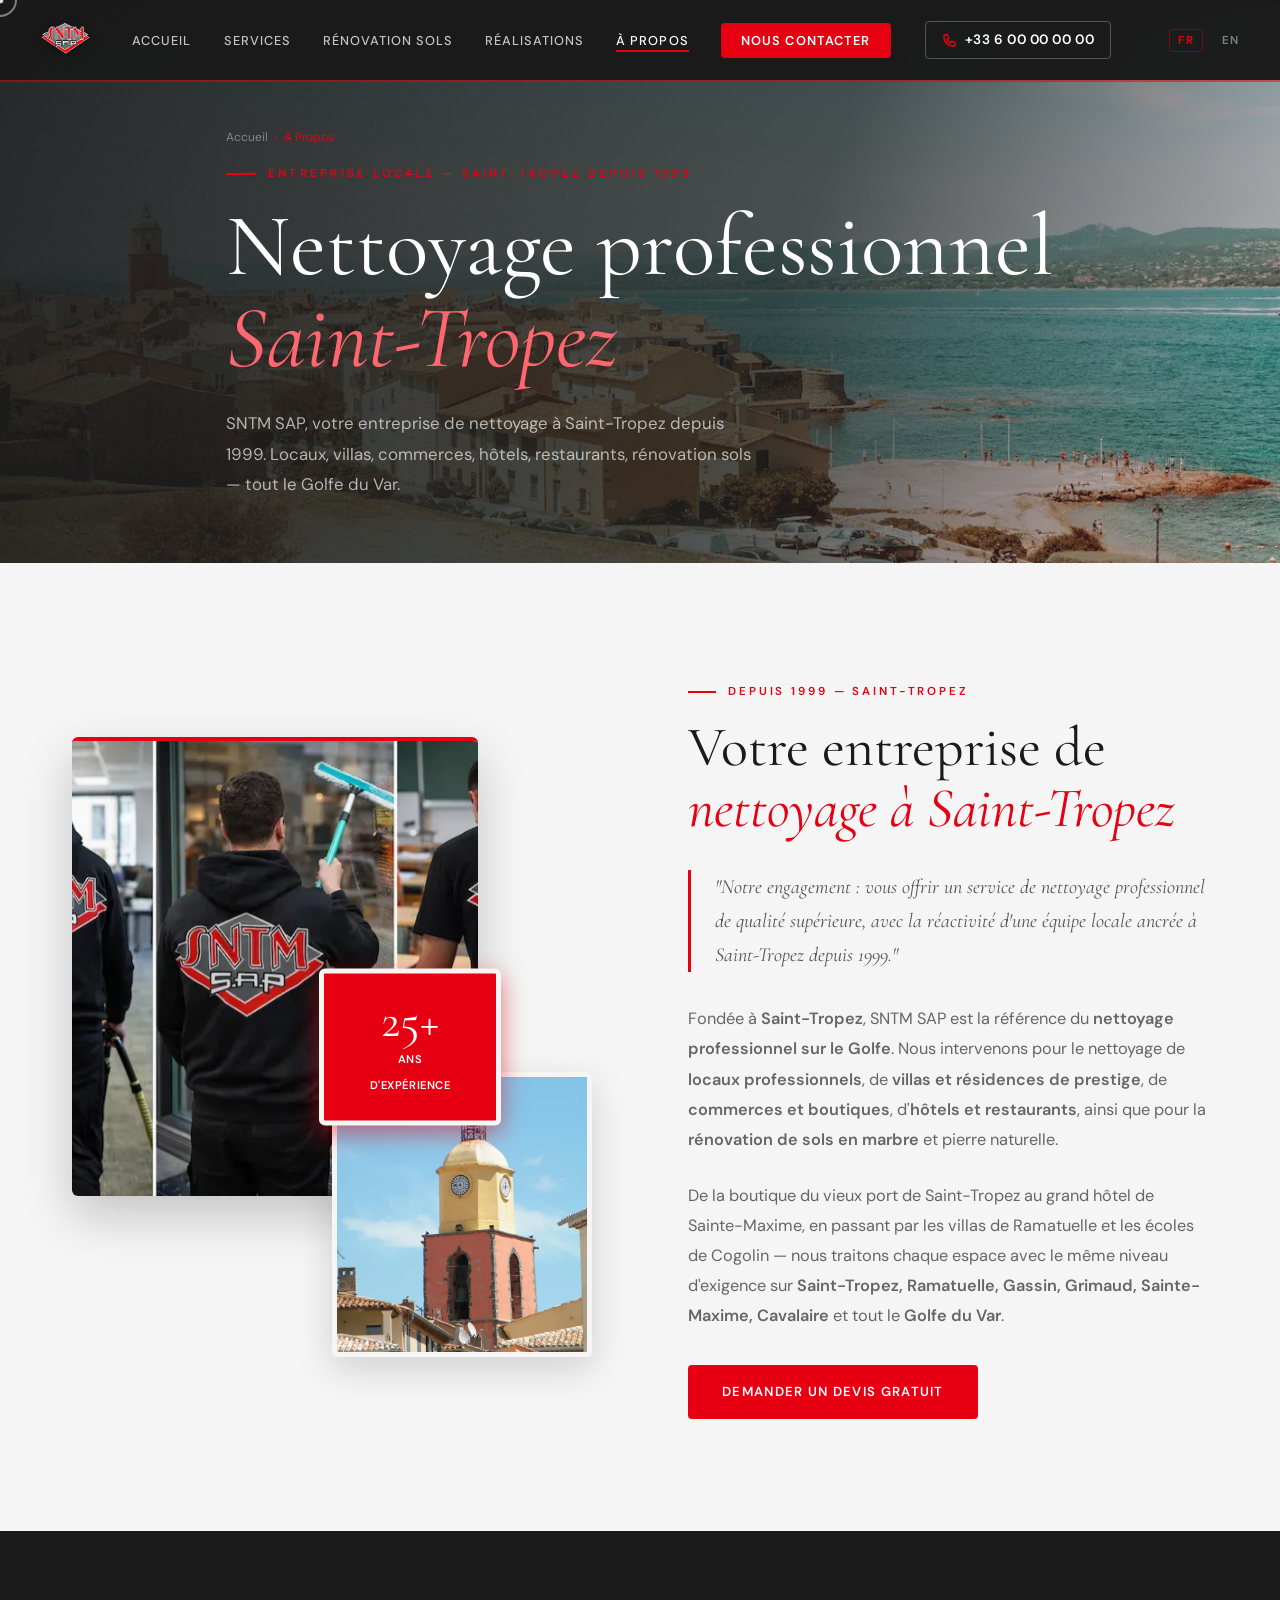
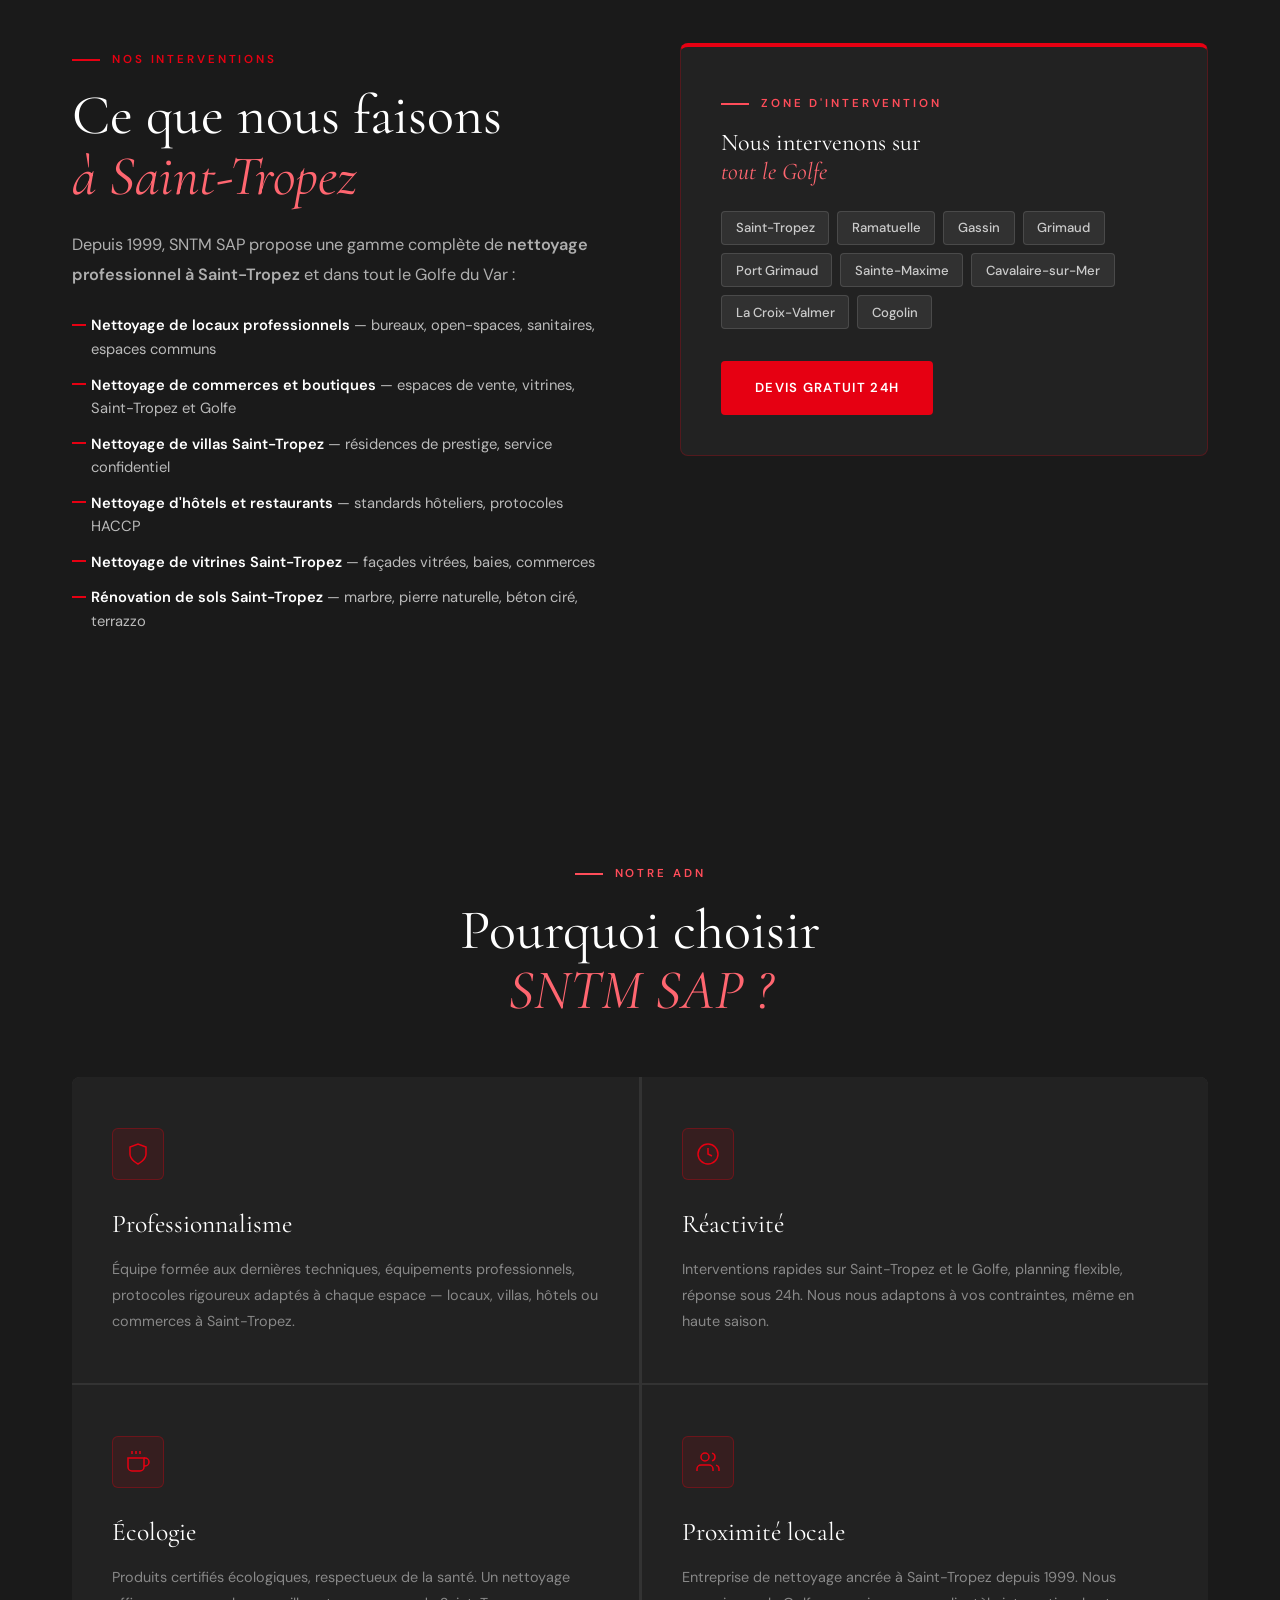
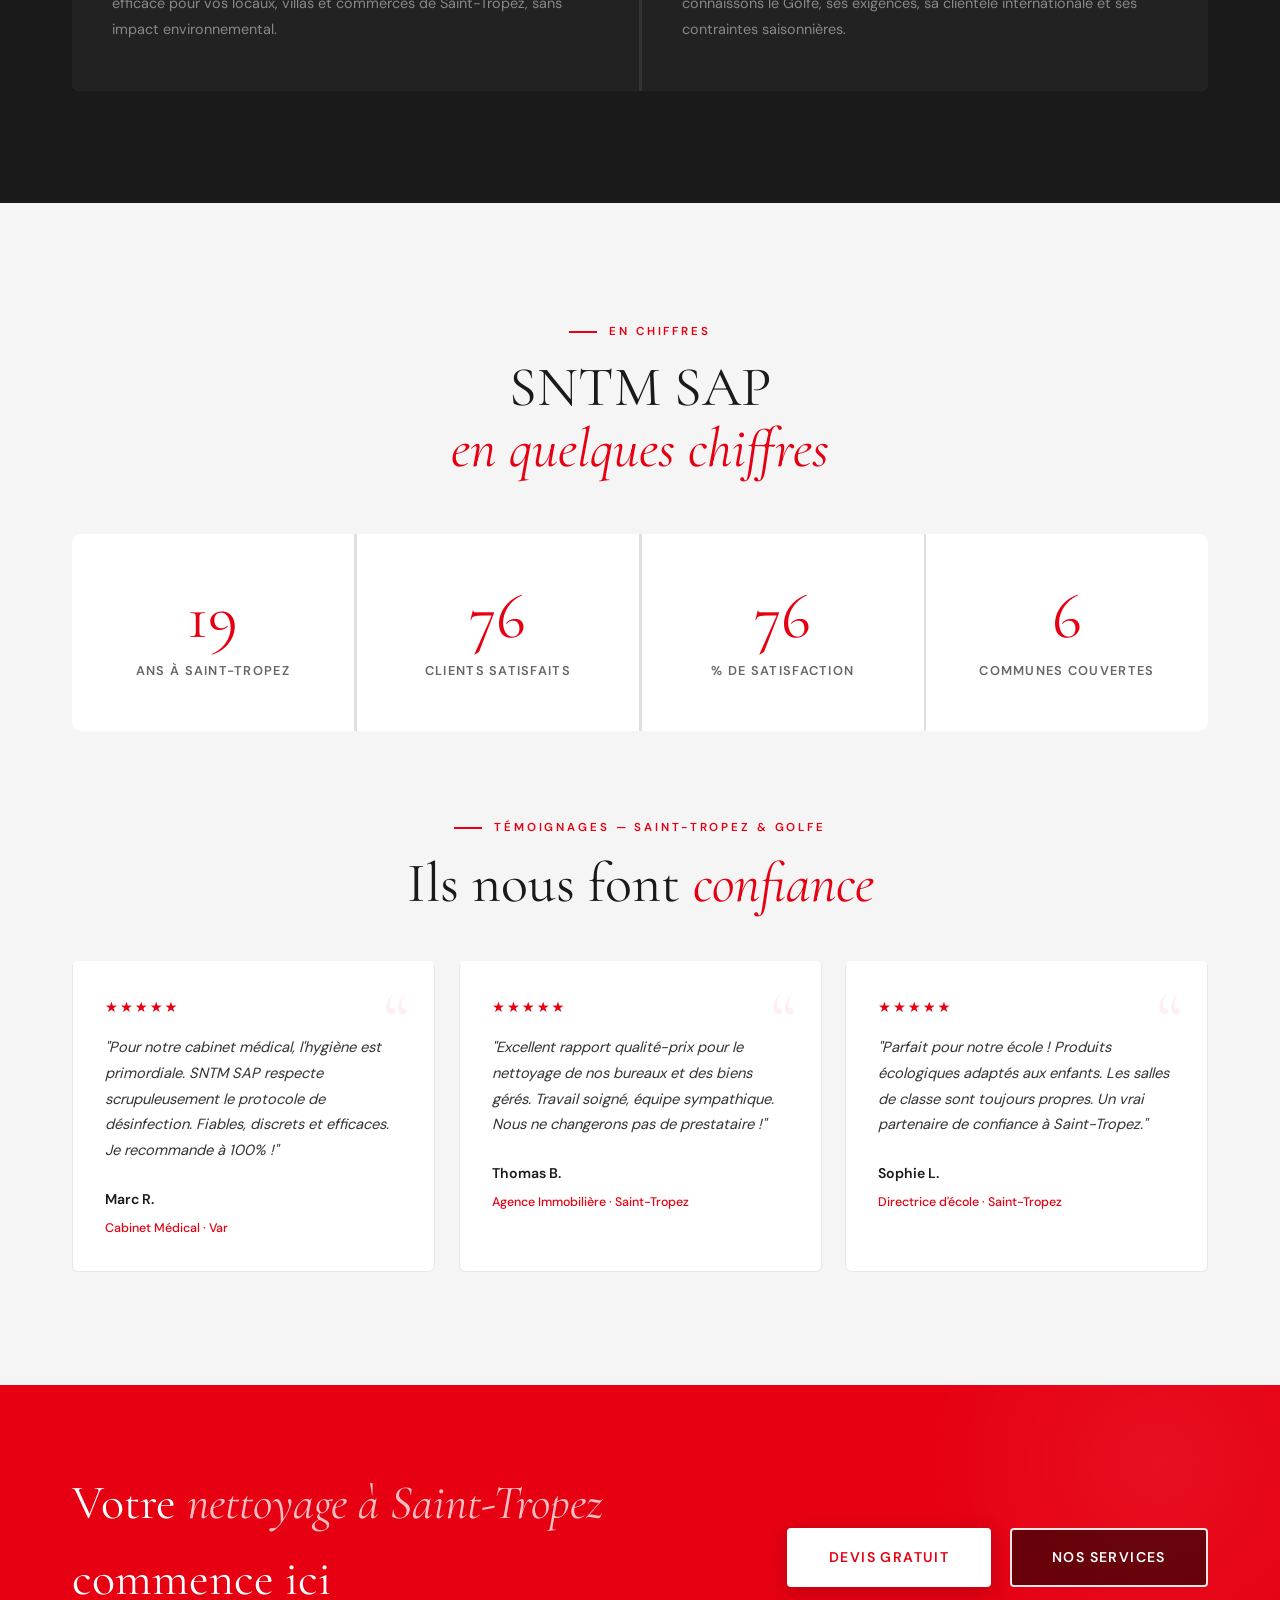
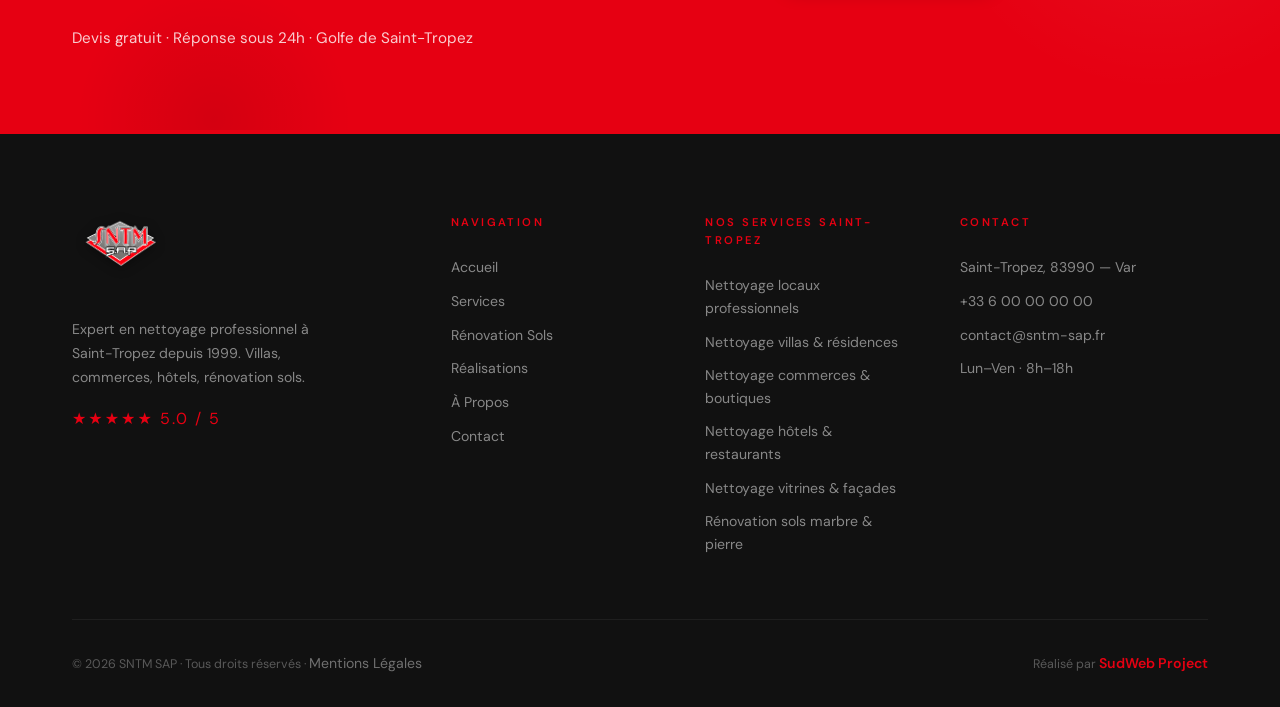
<file: apropos.html>
<!DOCTYPE html>
<html lang="fr">

<head>
    <meta charset="UTF-8">
    <!-- Favicon & PWA -->
    <link rel="icon" type="image/x-icon" href="images/favicon (2).ico">
    <link rel="icon" type="image/png" sizes="32x32" href="images/favicon-32x32.png">
    <link rel="apple-touch-icon" sizes="180x180" href="images/apple-touch-icon.png">
    <meta name="theme-color" content="#e60012">
    <meta name="viewport" content="width=device-width, initial-scale=1.0">

    <!-- TITLE — 58 chars, mot-clé principal en premier -->
    <title>SNTM SAP – Entreprise Nettoyage Saint-Tropez depuis 1999 | Var</title>

    <!-- META DESC — 158 chars -->
    <meta name="description"
        content="SNTM SAP, votre entreprise de nettoyage professionnel à Saint-Tropez depuis 1999. Locaux, villas, commerces, hôtels, rénovation sols. Golfe du Var. Devis gratuit 24h.">

    <meta name="robots" content="index, follow, max-snippet:-1, max-image-preview:large">

    <!-- OPEN GRAPH -->
    <meta property="og:type" content="website">
    <meta property="og:url" content="https://sntm-sap.fr/apropos.html">
    <meta property="og:title" content="SNTM SAP – Entreprise Nettoyage Saint-Tropez depuis 1999">
    <meta property="og:description"
        content="Entreprise locale de nettoyage professionnel à Saint-Tropez depuis 1999. Locaux, villas, commerces, hôtels, rénovation sols. Équipe formée, produits éco.">
    <meta property="og:image" content="https://sntm-sap.fr/images/og-sntm-sap.jpg">
    <meta property="og:image:width" content="1200">
    <meta property="og:image:height" content="630">
    <meta property="og:locale" content="fr_FR">
    <meta property="og:site_name" content="SNTM SAP – Nettoyage Saint-Tropez">

    <!-- TWITTER CARD -->
    <meta name="twitter:card" content="summary_large_image">
    <meta name="twitter:title" content="SNTM SAP – Entreprise Nettoyage Saint-Tropez depuis 1999">
    <meta name="twitter:description"
        content="Nettoyage professionnel Saint-Tropez depuis 1999. Villas, commerces, hôtels, sols. Devis gratuit.">
    <meta name="twitter:image" content="https://sntm-sap.fr/images/og-sntm-sap.jpg">

    <!-- KEYWORDS -->
    <meta name="keywords"
        content="entreprise nettoyage saint-tropez, société nettoyage professionnel saint-tropez, SNTM SAP saint-tropez, nettoyage villas saint-tropez, nettoyage hôtels saint-tropez, nettoyage commerces saint-tropez, rénovation sols saint-tropez, prestataire nettoyage golfe saint-tropez, nettoyage professionnel var 83, nettoyage ramatuelle sainte-maxime, nettoyage saint-tropez depuis 1999">

    <!-- GEO -->
    <meta name="geo.region" content="FR-83">
    <meta name="geo.placename" content="Saint-Tropez">
    <meta name="geo.position" content="43.2677;6.6407">
    <meta name="ICBM" content="43.2677, 6.6407">
    <meta name="author" content="SNTM SAP">

    <link rel="canonical" href="https://sntm-sap.fr/apropos.html">
    <link rel="sitemap" type="application/xml" href="/sitemap.xml">

    <!-- Polices locales -->
    <link rel="preload" href="fonts/cormorant-garamond-v21-latin-regular.woff2" as="font" type="font/woff2" crossorigin>
    <link rel="preload" href="fonts/cormorant-garamond-v21-latin-italic.woff2" as="font" type="font/woff2" crossorigin>
    <link rel="preload" href="fonts/dm-sans-v17-latin-regular.woff2" as="font" type="font/woff2" crossorigin>
    <link rel="preload" href="fonts/dm-sans-v17-latin-500.woff2" as="font" type="font/woff2" crossorigin>
    <link rel="preload" as="image" href="images/hero-image-apropos-1200.webp" fetchpriority="high"
        media="(min-width:769px)">
    <link rel="preload" as="image" href="images/hero-image-apropos-768.webp" fetchpriority="high"
        media="(max-width:768px)">
    <link rel="stylesheet" href="css/fonts.css">
    <link rel="stylesheet" href="css/style.css">
    <link rel="stylesheet" href="css/pages.css">

    <!-- SCHEMA.ORG -->
    <script type="application/ld+json">
  {
    "@context": "https://schema.org",
    "@graph": [
      {
        "@type": "AboutPage",
        "@id": "https://sntm-sap.fr/apropos.html#about",
        "name": "À Propos – SNTM SAP, Entreprise Nettoyage Saint-Tropez",
        "description": "SNTM SAP, entreprise de nettoyage professionnel à Saint-Tropez depuis 1999. Locaux, villas, commerces, hôtels, restaurants, rénovation sols sur tout le Golfe du Var.",
        "url": "https://sntm-sap.fr/apropos.html",
        "about": {
          "@type": "LocalBusiness",
          "@id": "https://sntm-sap.fr/#business",
          "name": "SNTM SAP",
          "legalName": "SNTM SAP",
          "foundingDate": "1999",
          "foundingLocation": {"@type": "Place", "name": "Saint-Tropez, Var, France"},
          "slogan": "Votre expert en nettoyage professionnel à Saint-Tropez depuis 1999",
          "description": "Entreprise de nettoyage professionnel fondée à Saint-Tropez en 1999. Nettoyage de locaux, villas, commerces, hôtels, restaurants et vitrines. Rénovation sols marbre et pierre naturelle sur tout le Golfe.",
          "knowsAbout": [
            "Nettoyage professionnel Saint-Tropez",
            "Nettoyage villas Saint-Tropez",
            "Nettoyage hôtels Saint-Tropez",
            "Nettoyage commerces et boutiques",
            "Entretien locaux professionnels",
            "Rénovation sols marbre et pierre",
            "Nettoyage vitrines Saint-Tropez",
            "Nettoyage restaurants Saint-Tropez"
          ],
          "areaServed": [
            {"@type": "City", "name": "Saint-Tropez"},
            {"@type": "City", "name": "Ramatuelle"},
            {"@type": "City", "name": "Gassin"},
            {"@type": "City", "name": "Grimaud"},
            {"@type": "City", "name": "Sainte-Maxime"},
            {"@type": "City", "name": "Cavalaire-sur-Mer"},
            {"@type": "City", "name": "La Croix-Valmer"},
            {"@type": "City", "name": "Cogolin"}
          ],
          "telephone": "+33600000000",
          "email": "contact@sntm-sap.fr",
          "address": {
            "@type": "PostalAddress",
            "addressLocality": "Saint-Tropez",
            "postalCode": "83990",
            "addressRegion": "Var",
            "addressCountry": "FR"
          },
          "aggregateRating": {
            "@type": "AggregateRating",
            "ratingValue": "5.0",
            "bestRating": "5",
            "ratingCount": "47"
          }
        }
      },
      {
        "@type": "BreadcrumbList",
        "itemListElement": [
          {"@type": "ListItem", "position": 1, "name": "Accueil", "item": "https://sntm-sap.fr/"},
          {"@type": "ListItem", "position": 2, "name": "À Propos", "item": "https://sntm-sap.fr/apropos.html"}
        ]
      }
    ]
  }
  </script>
</head>

<body>

    <div class="cursor-dot" id="cursorDot"></div>
    <div class="cursor-ring" id="cursorRing"></div>

    <nav class="nav" id="nav">
        <div class="nav-inner">
            <a href="index.html" class="nav-logo" aria-label="SNTM SAP - Nettoyage Saint-Tropez - Accueil">
                <img src="images/logo SNTM sans fond.webp" alt="SNTM SAP nettoyage professionnel Saint-Tropez"
                    class="nav-logo-img" width="120" height="52" fetchpriority="low">
            </a>
            <ul class="nav-links">
                <li><a href="index.html" class="nav-link">Accueil</a></li>
                <li><a href="services.html" class="nav-link">Services</a></li>
                <li><a href="sols.html" class="nav-link">Rénovation Sols</a></li>
                <li><a href="realisations.html" class="nav-link">Réalisations</a></li>
                <li><a href="apropos.html" class="nav-link active">À Propos</a></li>
                <li><a href="contact.html" class="nav-link nav-cta">Nous contacter</a></li>
            </ul>
            <a href="tel:+33600000000" class="nav-tel" aria-label="Appeler SNTM SAP">
                <svg width="15" height="15" viewBox="0 0 24 24" fill="none" stroke="currentColor" stroke-width="2.5">
                    <path
                        d="M3 5a2 2 0 012-2h3.28a1 1 0 01.948.684l1.498 4.493a1 1 0 01-.502 1.21l-2.257 1.13a11.042 11.042 0 005.516 5.516l1.13-2.257a1 1 0 011.21-.502l4.493 1.498a1 1 0 01.684.949V19a2 2 0 01-2 2h-1C9.716 21 3 14.284 3 6V5z" />
                </svg>
                <span>+33 6 00 00 00 00</span>
            </a>
            <div class="nav-lang">
                <button class="lang-btn active" data-lang="fr">FR</button>
                <span class="lang-sep">·</span>
                <button class="lang-btn" data-lang="en">EN</button>
                <div id="google_translate_element" style="display:none"></div>
            </div>
            <button class="burger" id="burger" aria-label="Menu">
                <span></span><span></span><span></span>
            </button>
        </div>
    </nav>

    <div class="mobile-overlay" id="mobileOverlay"></div>
    <div class="mobile-menu" id="mobileMenu">
        <div class="mobile-menu-logo">
            <img src="images/logo SNTM sans fond.webp" alt="SNTM SAP" width="120" height="52" loading="lazy">
        </div>
        <a href="tel:+33600000000" class="mobile-menu-tel">
            <svg width="16" height="16" viewBox="0 0 24 24" fill="none" stroke="currentColor" stroke-width="2.5">
                <path
                    d="M3 5a2 2 0 012-2h3.28a1 1 0 01.948.684l1.498 4.493a1 1 0 01-.502 1.21l-2.257 1.13a11.042 11.042 0 005.516 5.516l1.13-2.257a1 1 0 011.21-.502l4.493 1.498a1 1 0 01.684.949V19a2 2 0 01-2 2h-1C9.716 21 3 14.284 3 6V5z" />
            </svg>
            +33 6 00 00 00 00
        </a>
        <ul>
            <li><a href="index.html" class="mobile-link">Accueil</a></li>
            <li><a href="services.html" class="mobile-link">Services</a></li>
            <li><a href="sols.html" class="mobile-link">Rénovation Sols</a></li>
            <li><a href="realisations.html" class="mobile-link">Réalisations</a></li>
            <li><a href="apropos.html" class="mobile-link">À Propos</a></li>
            <li><a href="contact.html" class="mobile-link cta">Nous contacter</a></li>
        </ul>
    </div>

    <main>

        <!-- PAGE HERO — H1 avec mot-clé principal -->
        <header class="page-hero" aria-label="À propos SNTM SAP entreprise nettoyage Saint-Tropez">
            <img src="images/hero-image-apropos-1200.webp" srcset="images/hero-image-apropos-768.webp 768w,
                images/hero-image-apropos-1200.webp 1200w" sizes="100vw"
                alt="Saint-Tropez vue panoramique — SNTM SAP entreprise nettoyage" class="page-hero-img-direct"
                width="1200" height="797" loading="eager" fetchpriority="high" decoding="sync">
            <div class="page-hero-overlay"></div>
            <div class="page-hero-noise"></div>
            <div class="page-hero-logo-mark" aria-hidden="true">
                <img src="images/logo SNTM sans fond.webp" alt="" width="200" height="86" loading="lazy">
            </div>
            <div class="container page-hero-content">
                <nav class="breadcrumb" aria-label="Fil d'Ariane">
                    <a href="index.html">Accueil</a>
                    <span class="breadcrumb-sep">›</span>
                    <span>À Propos</span>
                </nav>
                <div class="page-hero-eyebrow" data-reveal>Entreprise locale — Saint-Tropez depuis 1999</div>
                <h1 data-reveal data-d="1">
                    Nettoyage professionnel<br>
                    <em>Saint-Tropez</em>
                </h1>
                <p class="page-hero-desc" data-reveal data-d="2">
                    SNTM SAP, votre entreprise de nettoyage à Saint-Tropez depuis 1999. Locaux, villas, commerces,
                    hôtels, restaurants, rénovation sols — tout le Golfe du Var.
                </p>
            </div>
        </header>

        <!-- HISTOIRE -->
        <section class="about-story section" aria-label="Histoire SNTM SAP entreprise nettoyage Saint-Tropez">
            <div class="container">
                <div class="about-story-grid">
                    <div class="about-story-imgs" data-reveal>
                        <div class="as-img-main">
                            <img src="images/équipe SNTM-800.webp"
                                alt="Équipe SNTM SAP entreprise nettoyage professionnel Saint-Tropez" loading="lazy">
                        </div>
                        <div class="as-img-sec">
                            <img src="images/image st tropez-800.webp" alt="Saint-Tropez village Golfe Var"
                                loading="lazy">
                        </div>
                        <div class="as-badge"><strong>25+</strong><span>Ans d'expérience</span></div>
                    </div>
                    <div class="about-story-text" data-reveal>
                        <div class="s-tag">Depuis 1999 — Saint-Tropez</div>
                        <h2 class="s-title">Votre entreprise de<br><em>nettoyage à Saint-Tropez</em></h2>
                        <blockquote>
                            "Notre engagement : vous offrir un service de nettoyage professionnel de qualité supérieure,
                            avec la réactivité d'une équipe locale ancrée à Saint-Tropez depuis 1999."
                        </blockquote>
                        <p class="s-desc">
                            Fondée à <strong>Saint-Tropez</strong>, SNTM SAP est la référence du <strong>nettoyage
                                professionnel sur le Golfe</strong>. Nous intervenons pour le nettoyage de
                            <strong>locaux professionnels</strong>, de <strong>villas et résidences de
                                prestige</strong>, de <strong>commerces et boutiques</strong>, d'<strong>hôtels et
                                restaurants</strong>, ainsi que pour la <strong>rénovation de sols en marbre</strong> et
                            pierre naturelle.
                        </p>
                        <br>
                        <p class="s-desc">
                            De la boutique du vieux port de Saint-Tropez au grand hôtel de Sainte-Maxime, en passant par
                            les villas de Ramatuelle et les écoles de Cogolin — nous traitons chaque espace avec le même
                            niveau d'exigence sur <strong>Saint-Tropez, Ramatuelle, Gassin, Grimaud, Sainte-Maxime,
                                Cavalaire</strong> et tout le <strong>Golfe du Var</strong>.
                        </p>
                        <br>
                        <a href="contact.html" class="btn btn-red" style="margin-top:0.5rem">Demander un devis
                            gratuit</a>
                    </div>
                </div>
            </div>
        </section>

        <!-- SECTION SEO — services + zone, contenu textuel riche -->
        <section class="about-services-seo" aria-label="Services et zone intervention SNTM SAP Saint-Tropez">
            <div class="container">
                <div class="about-seo-inner" data-reveal>
                    <div class="about-seo-text">
                        <div class="s-tag">Nos interventions</div>
                        <h2 class="s-title">Ce que nous faisons<br><em>à Saint-Tropez</em></h2>
                        <p class="s-desc" style="margin-bottom:1.5rem">
                            Depuis 1999, SNTM SAP propose une gamme complète de <strong>nettoyage professionnel à
                                Saint-Tropez</strong> et dans tout le Golfe du Var :
                        </p>
                        <ul class="about-seo-list">
                            <li><a href="services.html#locaux"><strong>Nettoyage de locaux professionnels</strong></a> —
                                bureaux, open-spaces, sanitaires, espaces communs</li>
                            <li><a href="services.html#commerce"><strong>Nettoyage de commerces et
                                        boutiques</strong></a> — espaces de vente, vitrines, Saint-Tropez et Golfe</li>
                            <li><a href="services.html#villas"><strong>Nettoyage de villas Saint-Tropez</strong></a> —
                                résidences de prestige, service confidentiel</li>
                            <li><a href="services.html"><strong>Nettoyage d'hôtels et restaurants</strong></a> —
                                standards hôteliers, protocoles HACCP</li>
                            <li><a href="services.html"><strong>Nettoyage de vitrines Saint-Tropez</strong></a> —
                                façades vitrées, baies, commerces</li>
                            <li><a href="sols.html"><strong>Rénovation de sols Saint-Tropez</strong></a> — marbre,
                                pierre naturelle, béton ciré, terrazzo</li>
                        </ul>
                    </div>
                    <div class="about-seo-zone">
                        <div class="s-tag light">Zone d'intervention</div>
                        <h3>Nous intervenons sur<br><em>tout le Golfe</em></h3>
                        <div class="about-zone-chips">
                            <span class="about-zone-chip">Saint-Tropez</span>
                            <span class="about-zone-chip">Ramatuelle</span>
                            <span class="about-zone-chip">Gassin</span>
                            <span class="about-zone-chip">Grimaud</span>
                            <span class="about-zone-chip">Port Grimaud</span>
                            <span class="about-zone-chip">Sainte-Maxime</span>
                            <span class="about-zone-chip">Cavalaire-sur-Mer</span>
                            <span class="about-zone-chip">La Croix-Valmer</span>
                            <span class="about-zone-chip">Cogolin</span>
                        </div>
                        <a href="contact.html" class="btn btn-red" style="margin-top:1.5rem">Devis gratuit 24h</a>
                    </div>
                </div>
            </div>
        </section>

        <!-- VALEURS -->
        <section class="about-values-section section" aria-label="Valeurs SNTM SAP nettoyage Saint-Tropez">
            <div class="container">
                <div data-reveal style="text-align:center;margin-bottom:0">
                    <div class="s-tag light" style="justify-content:center">Notre ADN</div>
                    <h2 class="s-title white" style="text-align:center">Pourquoi choisir<br><em>SNTM SAP ?</em></h2>
                </div>
                <div class="about-values-grid">
                    <div class="av-card" data-reveal data-d="1">
                        <div class="av-icon"><svg width="24" height="24" viewBox="0 0 24 24" fill="none"
                                stroke="currentColor" stroke-width="1.5">
                                <path d="M12 22s8-4 8-10V5l-8-3-8 3v7c0 6 8 10 8 10z" />
                            </svg></div>
                        <h3>Professionnalisme</h3>
                        <p>Équipe formée aux dernières techniques, équipements professionnels, protocoles rigoureux
                            adaptés à chaque espace — locaux, villas, hôtels ou commerces à Saint-Tropez.</p>
                    </div>
                    <div class="av-card" data-reveal data-d="2">
                        <div class="av-icon"><svg width="24" height="24" viewBox="0 0 24 24" fill="none"
                                stroke="currentColor" stroke-width="1.5">
                                <circle cx="12" cy="12" r="10" />
                                <polyline points="12 6 12 12 16 14" />
                            </svg></div>
                        <h3>Réactivité</h3>
                        <p>Interventions rapides sur Saint-Tropez et le Golfe, planning flexible, réponse sous 24h. Nous
                            nous adaptons à vos contraintes, même en haute saison.</p>
                    </div>
                    <div class="av-card" data-reveal data-d="3">
                        <div class="av-icon"><svg width="24" height="24" viewBox="0 0 24 24" fill="none"
                                stroke="currentColor" stroke-width="1.5">
                                <path d="M18 8h1a4 4 0 010 8h-1" />
                                <path d="M2 8h16v9a4 4 0 01-4 4H6a4 4 0 01-4-4V8z" />
                                <line x1="6" y1="1" x2="6" y2="4" />
                                <line x1="10" y1="1" x2="10" y2="4" />
                                <line x1="14" y1="1" x2="14" y2="4" />
                            </svg></div>
                        <h3>Écologie</h3>
                        <p>Produits certifiés écologiques, respectueux de la santé. Un nettoyage efficace pour vos
                            locaux, villas et commerces de Saint-Tropez, sans impact environnemental.</p>
                    </div>
                    <div class="av-card" data-reveal data-d="4">
                        <div class="av-icon"><svg width="24" height="24" viewBox="0 0 24 24" fill="none"
                                stroke="currentColor" stroke-width="1.5">
                                <path d="M17 21v-2a4 4 0 00-4-4H5a4 4 0 00-4 4v2" />
                                <circle cx="9" cy="7" r="4" />
                                <path d="M23 21v-2a4 4 0 00-3-3.87" />
                                <path d="M16 3.13a4 4 0 010 7.75" />
                            </svg></div>
                        <h3>Proximité locale</h3>
                        <p>Entreprise de nettoyage ancrée à Saint-Tropez depuis 1999. Nous connaissons le Golfe, ses
                            exigences, sa clientèle internationale et ses contraintes saisonnières.</p>
                    </div>
                </div>
            </div>
        </section>

        <!-- CHIFFRES -->
        <section class="about-chiffres section" aria-label="Chiffres clés SNTM SAP">
            <div class="container">
                <div data-reveal style="text-align:center;margin-bottom:0">
                    <div class="s-tag" style="justify-content:center">En Chiffres</div>
                    <h2 class="s-title" style="text-align:center">SNTM SAP<br><em>en quelques chiffres</em></h2>
                </div>
                <div class="chiffres-grid">
                    <div class="chiffre-card" data-reveal data-d="1">
                        <span class="chiffre-num stat-num" data-target="25">0</span>
                        <span class="chiffre-label">Ans à Saint-Tropez</span>
                    </div>
                    <div class="chiffre-card" data-reveal data-d="2">
                        <span class="chiffre-num stat-num" data-target="100">0</span>
                        <span class="chiffre-label">Clients satisfaits</span>
                    </div>
                    <div class="chiffre-card" data-reveal data-d="3">
                        <span class="chiffre-num stat-num" data-target="99">0</span>
                        <span class="chiffre-label">% de satisfaction</span>
                    </div>
                    <div class="chiffre-card" data-reveal data-d="4">
                        <span class="chiffre-num stat-num" data-target="9">0</span>
                        <span class="chiffre-label">Communes couvertes</span>
                    </div>
                </div>

                <!-- AVIS -->
                <div style="margin-top:5rem">
                    <div data-reveal style="text-align:center;margin-bottom:3rem">
                        <div class="s-tag" style="justify-content:center">Témoignages — Saint-Tropez &amp; Golfe</div>
                        <h2 class="s-title" style="text-align:center">Ils nous font <em>confiance</em></h2>
                    </div>
                    <div class="reviews-grid">
                        <blockquote class="review-card" data-reveal data-d="1">
                            <div class="review-stars">★★★★★</div>
                            <p class="review-text">"Pour notre cabinet médical, l'hygiène est primordiale. SNTM SAP
                                respecte scrupuleusement le protocole de désinfection. Fiables, discrets et efficaces.
                                Je recommande à 100% !"</p>
                            <div class="review-author"><strong>Marc R.</strong><span>Cabinet Médical · Var</span></div>
                        </blockquote>
                        <blockquote class="review-card" data-reveal data-d="2">
                            <div class="review-stars">★★★★★</div>
                            <p class="review-text">"Excellent rapport qualité-prix pour le nettoyage de nos bureaux et
                                des biens gérés. Travail soigné, équipe sympathique. Nous ne changerons pas de
                                prestataire !"</p>
                            <div class="review-author"><strong>Thomas B.</strong><span>Agence Immobilière ·
                                    Saint-Tropez</span></div>
                        </blockquote>
                        <blockquote class="review-card" data-reveal data-d="3">
                            <div class="review-stars">★★★★★</div>
                            <p class="review-text">"Parfait pour notre école ! Produits écologiques adaptés aux enfants.
                                Les salles de classe sont toujours propres. Un vrai partenaire de confiance à
                                Saint-Tropez."</p>
                            <div class="review-author"><strong>Sophie L.</strong><span>Directrice d'école ·
                                    Saint-Tropez</span></div>
                        </blockquote>
                    </div>
                </div>
            </div>
        </section>

        <!-- CTA -->
        <section class="home-cta" aria-label="Devis nettoyage Saint-Tropez">
            <div class="container">
                <div class="home-cta-inner" data-reveal>
                    <div>
                        <h2>Votre <em>nettoyage à Saint-Tropez</em><br>commence ici</h2>
                        <p>Devis gratuit · Réponse sous 24h · Golfe de Saint-Tropez</p>
                    </div>
                    <div class="home-cta-btns">
                        <a href="contact.html" class="btn btn-red btn-lg">Devis Gratuit</a>
                        <a href="services.html" class="btn btn-ghost-white btn-lg">Nos Services</a>
                    </div>
                </div>
            </div>
        </section>

    </main>

    <footer class="footer">
        <div class="container">
            <div class="footer-grid">
                <div class="footer-brand">
                    <a href="index.html" class="footer-logo-link" aria-label="SNTM SAP nettoyage Saint-Tropez">
                        <img src="images/logo SNTM sans fond.webp" alt="Logo SNTM SAP nettoyage Saint-Tropez"
                            class="footer-logo-img" width="160" height="70">
                    </a>
                    <p>Expert en nettoyage professionnel à Saint-Tropez depuis 1999. Villas, commerces, hôtels,
                        rénovation sols.</p>
                    <div class="footer-stars">★★★★★ 5.0 / 5</div>
                </div>
                <div>
                    <h4>Navigation</h4>
                    <ul>
                        <li><a href="index.html">Accueil</a></li>
                        <li><a href="services.html">Services</a></li>
                        <li><a href="sols.html">Rénovation Sols</a></li>
                        <li><a href="realisations.html">Réalisations</a></li>
                        <li><a href="apropos.html">À Propos</a></li>
                        <li><a href="contact.html">Contact</a></li>
                    </ul>
                </div>
                <div>
                    <h4>Nos Services Saint-Tropez</h4>
                    <ul>
                        <li>Nettoyage locaux professionnels</li>
                        <li>Nettoyage villas &amp; résidences</li>
                        <li>Nettoyage commerces &amp; boutiques</li>
                        <li>Nettoyage hôtels &amp; restaurants</li>
                        <li>Nettoyage vitrines &amp; façades</li>
                        <li>Rénovation sols marbre &amp; pierre</li>
                    </ul>
                </div>
                <div>
                    <h4>Contact</h4>
                    <ul>
                        <li>Saint-Tropez, 83990 — Var</li>
                        <li><a href="tel:+33600000000">+33 6 00 00 00 00</a></li>
                        <li><a href="mailto:contact@sntm-sap.fr">contact@sntm-sap.fr</a></li>
                        <li>Lun–Ven · 8h–18h</li>
                    </ul>
                </div>
            </div>
            <div class="footer-bottom">
                <p>© 2026 SNTM SAP · Tous droits réservés · <a href="mentions-legales.html">Mentions Légales</a></p>
                <p class="footer-credit">Réalisé par <a href="https://sudwebproject.com" target="_blank"
                        rel="noopener">SudWeb Project</a></p>
            </div>
        </div>
    </footer>

    <button class="scroll-top" id="scrollTop" aria-label="Retour en haut">
        <svg width="18" height="18" viewBox="0 0 24 24" fill="none" stroke="currentColor" stroke-width="2">
            <polyline points="18 15 12 9 6 15" />
        </svg>
    </button>
    <div class="toast" id="toast"></div>

    <script
        type="text/javascript">function googleTranslateElementInit() { new google.translate.TranslateElement({ pageLanguage: 'fr', includedLanguages: 'en,fr', autoDisplay: false }, 'google_translate_element'); }</script>
    <script src="//translate.google.com/translate_a/element.js?cb=googleTranslateElementInit" defer></script>
    <script src="js/script.js" defer></script>
</body>

</html>
</file>
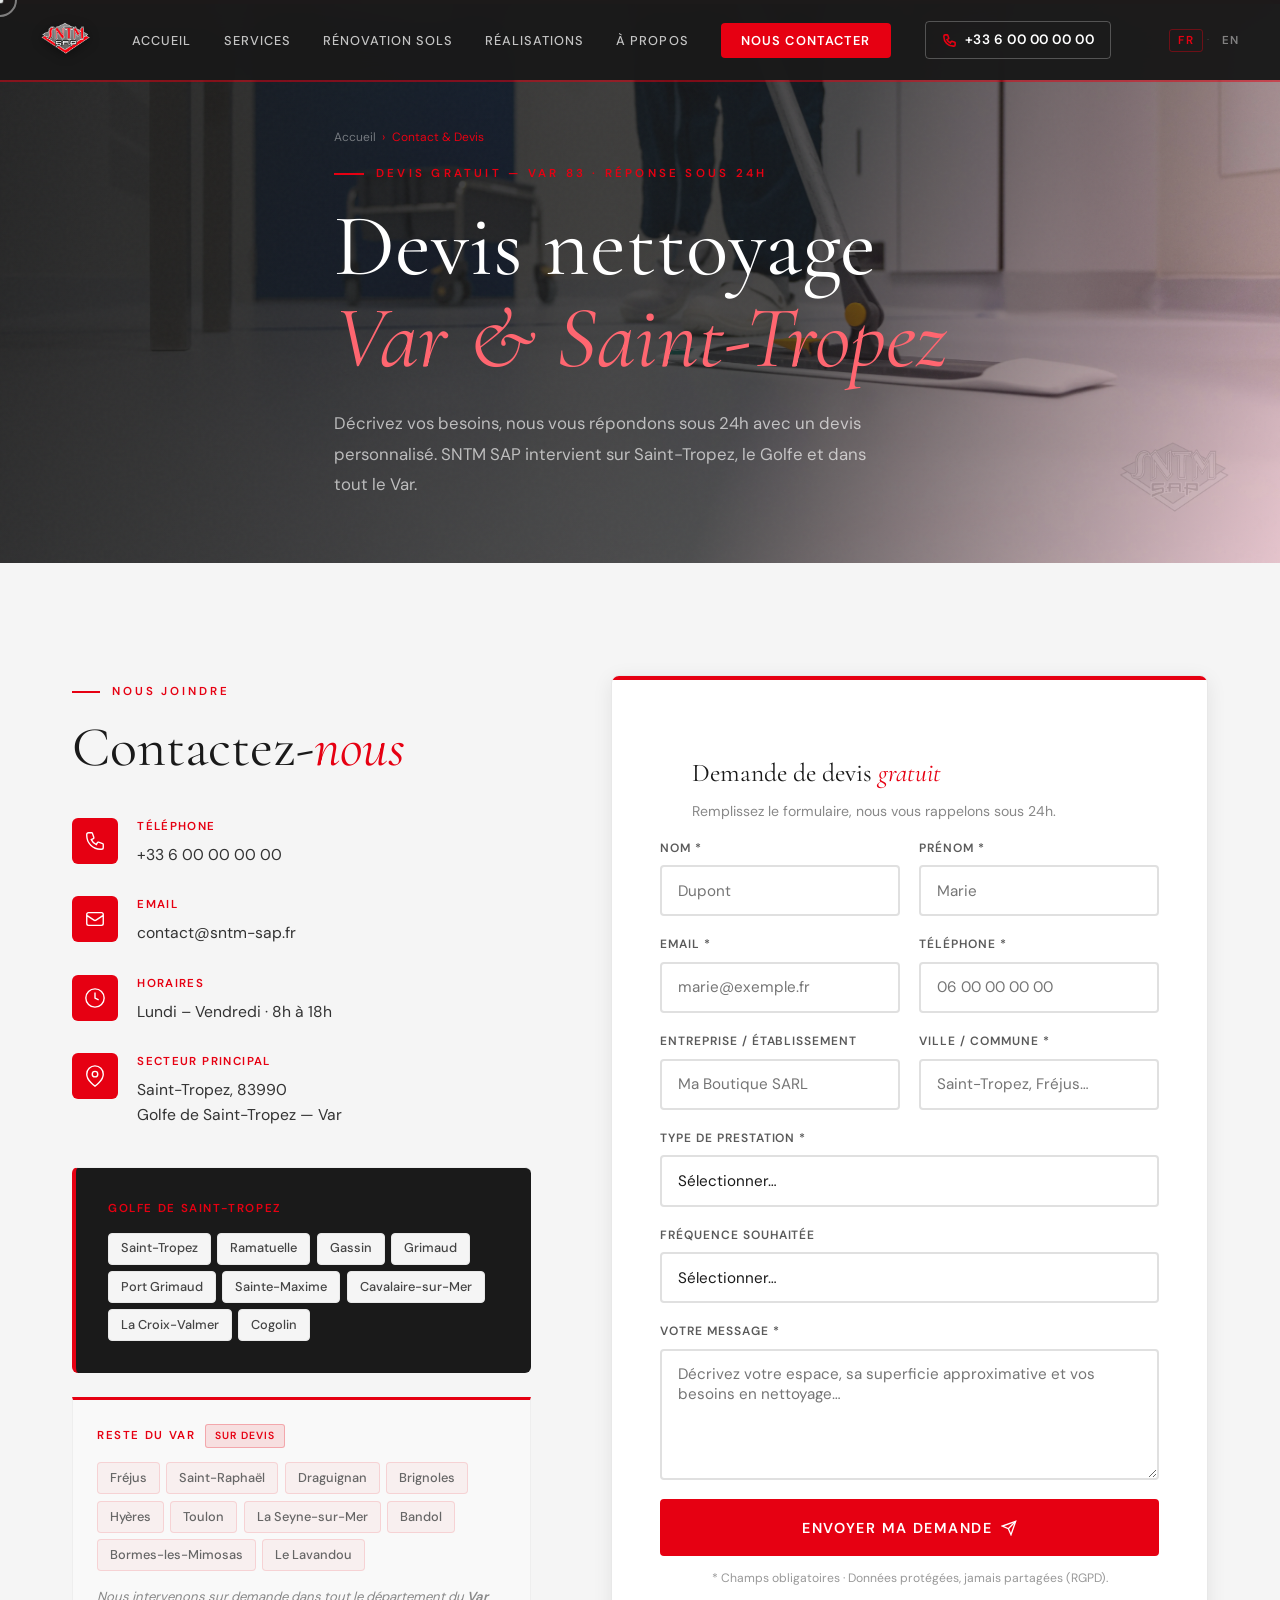
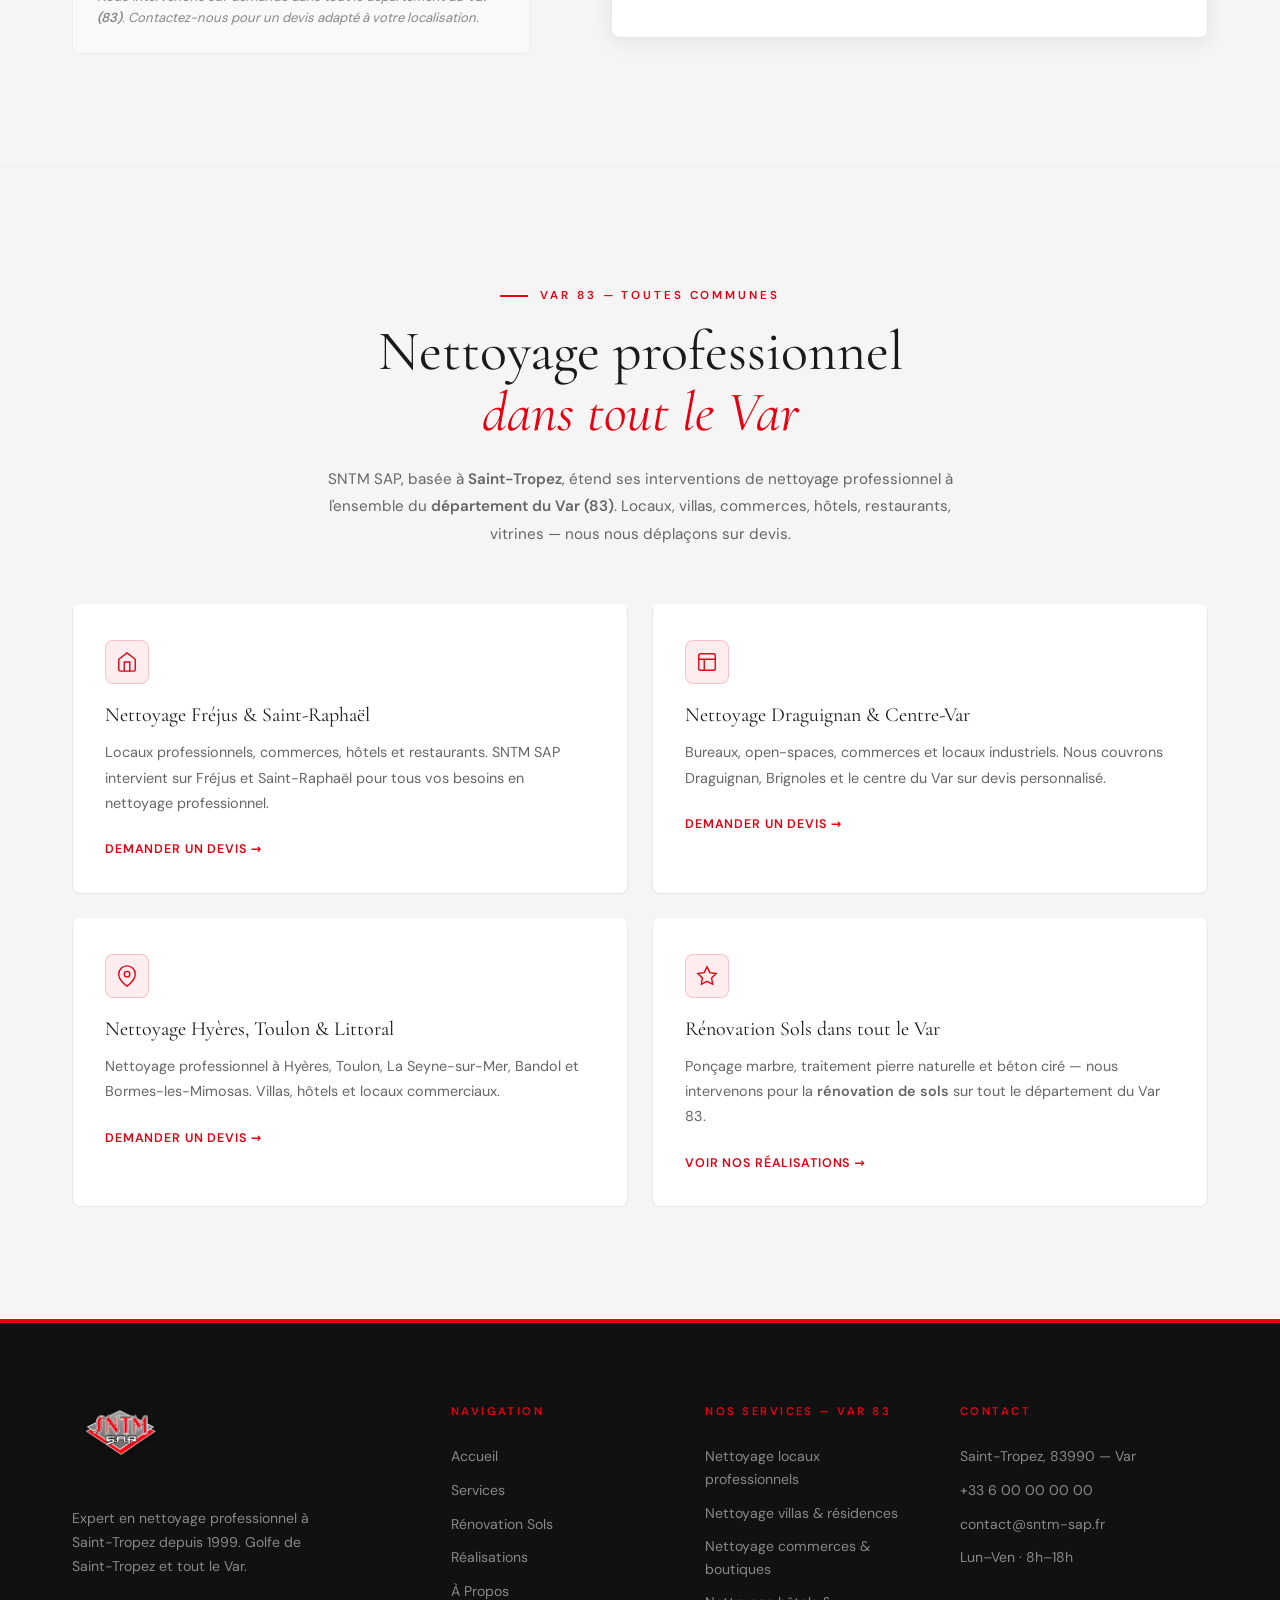
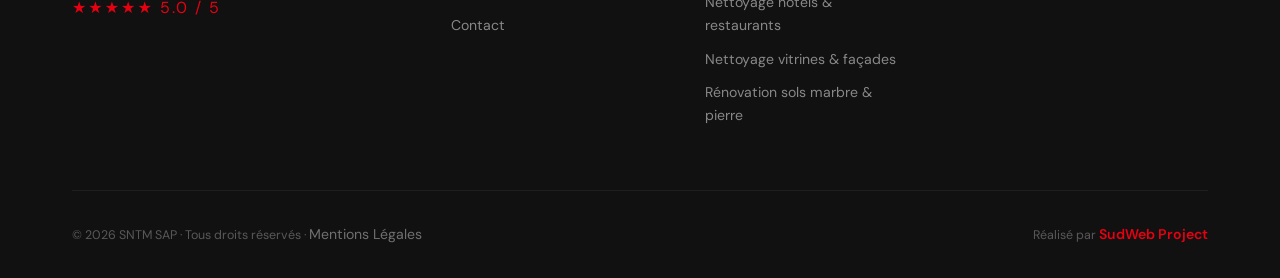
<file: contact.html>
<!DOCTYPE html>
<html lang="fr">

<head>
    <meta charset="UTF-8">
    <meta name="viewport" content="width=device-width, initial-scale=1.0">
    <link rel="icon" type="image/x-icon" href="images/favicon (2).ico">
    <link rel="icon" type="image/png" sizes="32x32" href="images/favicon-32x32.png">
    <link rel="apple-touch-icon" sizes="180x180" href="images/apple-touch-icon.png">
    <meta name="theme-color" content="#e60012">

    <!-- TITLE — mot-clé "devis nettoyage var" en premier, 58 chars -->
    <title>Devis Nettoyage Var & Saint-Tropez – SNTM SAP | Gratuit 24h</title>

    <!-- META DESC — 158 chars, villes Var + CTA -->
    <meta name="description"
        content="Demandez votre devis gratuit nettoyage professionnel. SNTM SAP intervient à Saint-Tropez, Fréjus, Draguignan, Toulon, Sainte-Maxime et partout dans le Var. Réponse 24h.">

    <meta name="robots" content="index, follow, max-snippet:-1, max-image-preview:large">

    <!-- OPEN GRAPH -->
    <meta property="og:type" content="website">
    <meta property="og:url" content="https://sntm-sap.fr/contact.html">
    <meta property="og:title" content="Devis Nettoyage Gratuit – SNTM SAP | Var & Saint-Tropez">
    <meta property="og:description"
        content="Devis gratuit nettoyage professionnel. Saint-Tropez, Fréjus, Toulon, Draguignan, tout le Var. Réponse sous 24h.">
    <meta property="og:image" content="https://sntm-sap.fr/images/og-sntm-sap.jpg">
    <meta property="og:image:width" content="1200">
    <meta property="og:image:height" content="630">
    <meta property="og:locale" content="fr_FR">
    <meta property="og:site_name" content="SNTM SAP – Nettoyage Saint-Tropez">

    <!-- TWITTER CARD -->
    <meta name="twitter:card" content="summary_large_image">
    <meta name="twitter:title" content="Devis Nettoyage Gratuit – SNTM SAP Var">
    <meta name="twitter:description" content="Devis gratuit nettoyage professionnel dans tout le Var. Réponse 24h.">
    <meta name="twitter:image" content="https://sntm-sap.fr/images/og-sntm-sap.jpg">

    <!-- KEYWORDS — villes Var variées pour couvrir tout le département -->
    <meta name="keywords"
        content="devis nettoyage saint-tropez, devis nettoyage var, nettoyage professionnel fréjus, nettoyage professionnel draguignan, nettoyage professionnel toulon, nettoyage professionnel hyères, nettoyage professionnel brignoles, nettoyage professionnel sainte-maxime, nettoyage professionnel var 83, devis nettoyage locaux var, devis nettoyage villas var, contact SNTM SAP, entreprise nettoyage var">

    <!-- GEO -->
    <meta name="geo.region" content="FR-83">
    <meta name="geo.placename" content="Saint-Tropez">
    <meta name="geo.position" content="43.2677;6.6407">
    <meta name="ICBM" content="43.2677, 6.6407">
    <meta name="author" content="SNTM SAP">

    <link rel="canonical" href="https://sntm-sap.fr/contact.html">
    <link rel="sitemap" type="application/xml" href="/sitemap.xml">

    <!-- Polices locales -->
    <link rel="preload" href="fonts/cormorant-garamond-v21-latin-regular.woff2" as="font" type="font/woff2" crossorigin>
    <link rel="preload" href="fonts/cormorant-garamond-v21-latin-italic.woff2" as="font" type="font/woff2" crossorigin>
    <link rel="preload" href="fonts/dm-sans-v17-latin-regular.woff2" as="font" type="font/woff2" crossorigin>
    <link rel="preload" href="fonts/dm-sans-v17-latin-500.woff2" as="font" type="font/woff2" crossorigin>
    <link rel="stylesheet" href="css/fonts.css">
    <link rel="stylesheet" href="css/style.css">
    <link rel="stylesheet" href="css/pages.css">

    <!-- SCHEMA.ORG — ContactPage + LocalBusiness + areaServed étendu -->
    <script type="application/ld+json">
  {
    "@context": "https://schema.org",
    "@graph": [
      {
        "@type": "ContactPage",
        "@id": "https://sntm-sap.fr/contact.html#contact",
        "name": "Devis Nettoyage Professionnel – SNTM SAP | Var & Saint-Tropez",
        "description": "Formulaire de demande de devis gratuit pour un nettoyage professionnel dans le Var. SNTM SAP intervient à Saint-Tropez, Fréjus, Draguignan, Sainte-Maxime, Toulon et dans tout le Var.",
        "url": "https://sntm-sap.fr/contact.html",
        "mainEntity": {
          "@type": "LocalBusiness",
          "@id": "https://sntm-sap.fr/#business",
          "name": "SNTM SAP",
          "telephone": "+33600000000",
          "email": "contact@sntm-sap.fr",
          "priceRange": "$$",
          "openingHoursSpecification": {
            "@type": "OpeningHoursSpecification",
            "dayOfWeek": ["Monday","Tuesday","Wednesday","Thursday","Friday"],
            "opens": "08:00",
            "closes": "18:00"
          },
          "address": {
            "@type": "PostalAddress",
            "addressLocality": "Saint-Tropez",
            "postalCode": "83990",
            "addressRegion": "Var",
            "addressCountry": "FR"
          },
          "areaServed": [
            {"@type": "City", "name": "Saint-Tropez"},
            {"@type": "City", "name": "Ramatuelle"},
            {"@type": "City", "name": "Sainte-Maxime"},
            {"@type": "City", "name": "Fréjus"},
            {"@type": "City", "name": "Draguignan"},
            {"@type": "City", "name": "Brignoles"},
            {"@type": "City", "name": "Hyères"},
            {"@type": "City", "name": "Toulon"},
            {"@type": "City", "name": "Cogolin"},
            {"@type": "City", "name": "Grimaud"},
            {"@type": "City", "name": "Cavalaire-sur-Mer"},
            {"@type": "City", "name": "La Croix-Valmer"},
            {"@type": "City", "name": "Gassin"},
            {"@type": "AdministrativeArea", "name": "Var", "identifier": "FR-83"}
          ]
        }
      },
      {
        "@type": "BreadcrumbList",
        "itemListElement": [
          {"@type": "ListItem", "position": 1, "name": "Accueil", "item": "https://sntm-sap.fr/"},
          {"@type": "ListItem", "position": 2, "name": "Contact & Devis", "item": "https://sntm-sap.fr/contact.html"}
        ]
      }
    ]
  }
  </script>
</head>

<body>

    <div class="cursor-dot" id="cursorDot"></div>
    <div class="cursor-ring" id="cursorRing"></div>

    <nav class="nav" id="nav">
        <div class="nav-inner">
            <a href="index.html" class="nav-logo" aria-label="SNTM SAP - Nettoyage Saint-Tropez - Accueil">
                <img src="images/logo SNTM sans fond.webp" alt="SNTM SAP nettoyage professionnel Var"
                    class="nav-logo-img" width="120" height="52">
            </a>
            <ul class="nav-links">
                <li><a href="index.html" class="nav-link">Accueil</a></li>
                <li><a href="services.html" class="nav-link">Services</a></li>
                <li><a href="sols.html" class="nav-link">Rénovation Sols</a></li>
                <li><a href="realisations.html" class="nav-link">Réalisations</a></li>
                <li><a href="apropos.html" class="nav-link">À Propos</a></li>
                <li><a href="contact.html" class="nav-link nav-cta active">Nous contacter</a></li>
            </ul>
            <a href="tel:+33600000000" class="nav-tel" aria-label="Appeler SNTM SAP">
                <svg width="15" height="15" viewBox="0 0 24 24" fill="none" stroke="currentColor" stroke-width="2.5">
                    <path
                        d="M3 5a2 2 0 012-2h3.28a1 1 0 01.948.684l1.498 4.493a1 1 0 01-.502 1.21l-2.257 1.13a11.042 11.042 0 005.516 5.516l1.13-2.257a1 1 0 011.21-.502l4.493 1.498a1 1 0 01.684.949V19a2 2 0 01-2 2h-1C9.716 21 3 14.284 3 6V5z" />
                </svg>
                <span>+33 6 00 00 00 00</span>
            </a>
            <div class="nav-lang">
                <button class="lang-btn active" data-lang="fr">FR</button>
                <span class="lang-sep">·</span>
                <button class="lang-btn" data-lang="en">EN</button>
                <div id="google_translate_element" style="display:none"></div>
            </div>
            <button class="burger" id="burger" aria-label="Menu">
                <span></span><span></span><span></span>
            </button>
        </div>
    </nav>

    <div class="mobile-overlay" id="mobileOverlay"></div>
    <div class="mobile-menu" id="mobileMenu">
        <div class="mobile-menu-logo">
            <img src="images/logo SNTM sans fond.webp" alt="SNTM SAP" width="120" height="52">
        </div>
        <a href="tel:+33600000000" class="mobile-menu-tel">
            <svg width="16" height="16" viewBox="0 0 24 24" fill="none" stroke="currentColor" stroke-width="2.5">
                <path
                    d="M3 5a2 2 0 012-2h3.28a1 1 0 01.948.684l1.498 4.493a1 1 0 01-.502 1.21l-2.257 1.13a11.042 11.042 0 005.516 5.516l1.13-2.257a1 1 0 011.21-.502l4.493 1.498a1 1 0 01.684.949V19a2 2 0 01-2 2h-1C9.716 21 3 14.284 3 6V5z" />
            </svg>
            +33 6 00 00 00 00
        </a>
        <ul>
            <li><a href="index.html" class="mobile-link">Accueil</a></li>
            <li><a href="services.html" class="mobile-link">Services</a></li>
            <li><a href="sols.html" class="mobile-link">Rénovation Sols</a></li>
            <li><a href="realisations.html" class="mobile-link">Réalisations</a></li>
            <li><a href="apropos.html" class="mobile-link">À Propos</a></li>
            <li><a href="contact.html" class="mobile-link cta">Nous contacter</a></li>
        </ul>
    </div>

    <main>

        <!-- PAGE HERO — H1 avec mot-clé "devis nettoyage var" -->
        <header class="page-hero" style="min-height:360px" aria-label="Devis nettoyage professionnel Var Saint-Tropez">
            <div class="page-hero-bg" style="background-image:url('images/nettoyage locaux professionnels.webp')"></div>
            <div class="page-hero-overlay"></div>
            <div class="page-hero-noise"></div>
            <div class="page-hero-logo-mark" aria-hidden="true">
                <img src="images/logo SNTM sans fond.webp" alt="" width="200" height="86">
            </div>
            <div class="container page-hero-content">
                <nav class="breadcrumb" aria-label="Fil d'Ariane">
                    <a href="index.html">Accueil</a>
                    <span class="breadcrumb-sep">›</span>
                    <span>Contact & Devis</span>
                </nav>
                <div class="page-hero-eyebrow" data-reveal>Devis gratuit — Var 83 · Réponse sous 24h</div>
                <!-- H1 avec mots-clés -->
                <h1 data-reveal data-d="1">Devis nettoyage<br><em>Var & Saint-Tropez</em></h1>
                <p class="page-hero-desc" data-reveal data-d="2">
                    Décrivez vos besoins, nous vous répondons sous 24h avec un devis personnalisé. SNTM SAP intervient
                    sur Saint-Tropez, le Golfe et dans tout le Var.
                </p>
            </div>
        </header>

        <!-- FORMULAIRE + INFOS -->
        <section class="contact-main" aria-label="Formulaire devis nettoyage professionnel Var">
            <div class="container">
                <div class="contact-grid">

                    <!-- BLOC INFOS — enrichi SEO -->
                    <div class="contact-info-block" data-reveal>
                        <div class="s-tag">Nous joindre</div>
                        <h2 class="s-title">Contactez-<em>nous</em></h2>

                        <div class="contact-items">
                            <div class="contact-item">
                                <div class="contact-icon">
                                    <svg width="22" height="22" viewBox="0 0 24 24" fill="none" stroke="currentColor"
                                        stroke-width="1.5">
                                        <path
                                            d="M3 5a2 2 0 012-2h3.28a1 1 0 01.948.684l1.498 4.493a1 1 0 01-.502 1.21l-2.257 1.13a11.042 11.042 0 005.516 5.516l1.13-2.257a1 1 0 011.21-.502l4.493 1.498a1 1 0 01.684.949V19a2 2 0 01-2 2h-1C9.716 21 3 14.284 3 6V5z" />
                                    </svg>
                                </div>
                                <div class="contact-item-text">
                                    <h4>Téléphone</h4>
                                    <a href="tel:+33600000000">+33 6 00 00 00 00</a>
                                </div>
                            </div>
                            <div class="contact-item">
                                <div class="contact-icon">
                                    <svg width="22" height="22" viewBox="0 0 24 24" fill="none" stroke="currentColor"
                                        stroke-width="1.5">
                                        <path
                                            d="M3 8l7.89 5.26a2 2 0 002.22 0L21 8M5 19h14a2 2 0 002-2V7a2 2 0 00-2-2H5a2 2 0 00-2 2v10a2 2 0 002 2z" />
                                    </svg>
                                </div>
                                <div class="contact-item-text">
                                    <h4>Email</h4>
                                    <a href="mailto:contact@sntm-sap.fr">contact@sntm-sap.fr</a>
                                </div>
                            </div>
                            <div class="contact-item">
                                <div class="contact-icon">
                                    <svg width="22" height="22" viewBox="0 0 24 24" fill="none" stroke="currentColor"
                                        stroke-width="1.5">
                                        <circle cx="12" cy="12" r="10" />
                                        <polyline points="12 6 12 12 16 14" />
                                    </svg>
                                </div>
                                <div class="contact-item-text">
                                    <h4>Horaires</h4>
                                    <p>Lundi – Vendredi · 8h à 18h</p>
                                </div>
                            </div>
                            <div class="contact-item">
                                <div class="contact-icon">
                                    <svg width="22" height="22" viewBox="0 0 24 24" fill="none" stroke="currentColor"
                                        stroke-width="1.5">
                                        <path d="M21 10c0 7-9 13-9 13s-9-6-9-13a9 9 0 0118 0z" />
                                        <circle cx="12" cy="10" r="3" />
                                    </svg>
                                </div>
                                <div class="contact-item-text">
                                    <h4>Secteur principal</h4>
                                    <p>Saint-Tropez, 83990<br>Golfe de Saint-Tropez — Var</p>
                                </div>
                            </div>
                        </div>

                        <!-- Zone Golfe -->
                        <div class="contact-zone">
                            <h3>Golfe de Saint-Tropez</h3>
                            <div class="contact-zone-chips">
                                <span class="zone-chip">Saint-Tropez</span>
                                <span class="zone-chip">Ramatuelle</span>
                                <span class="zone-chip">Gassin</span>
                                <span class="zone-chip">Grimaud</span>
                                <span class="zone-chip">Port Grimaud</span>
                                <span class="zone-chip">Sainte-Maxime</span>
                                <span class="zone-chip">Cavalaire-sur-Mer</span>
                                <span class="zone-chip">La Croix-Valmer</span>
                                <span class="zone-chip">Cogolin</span>
                            </div>
                        </div>

                        <!-- Zone Var étendu — mots-clés supplémentaires -->
                        <div class="contact-zone contact-zone-var">
                            <h3>Reste du Var <span class="contact-zone-badge">Sur devis</span></h3>
                            <div class="contact-zone-chips">
                                <span class="zone-chip zone-chip-light">Fréjus</span>
                                <span class="zone-chip zone-chip-light">Saint-Raphaël</span>
                                <span class="zone-chip zone-chip-light">Draguignan</span>
                                <span class="zone-chip zone-chip-light">Brignoles</span>
                                <span class="zone-chip zone-chip-light">Hyères</span>
                                <span class="zone-chip zone-chip-light">Toulon</span>
                                <span class="zone-chip zone-chip-light">La Seyne-sur-Mer</span>
                                <span class="zone-chip zone-chip-light">Bandol</span>
                                <span class="zone-chip zone-chip-light">Bormes-les-Mimosas</span>
                                <span class="zone-chip zone-chip-light">Le Lavandou</span>
                            </div>
                            <p class="contact-zone-note">
                                Nous intervenons sur demande dans tout le département du <strong>Var (83)</strong>.
                                Contactez-nous pour un devis adapté à votre localisation.
                            </p>
                        </div>

                    </div>

                    <!-- FORMULAIRE DE DEVIS -->
                    <div class="contact-form-box" data-reveal>
                        <div class="contact-form-header">
                            <h3>Demande de devis <em>gratuit</em></h3>
                            <p>Remplissez le formulaire, nous vous rappelons sous 24h.</p>
                        </div>
                        <form id="contactForm" novalidate aria-label="Formulaire de devis nettoyage professionnel Var">
                            <div class="form-grid-2">
                                <div class="form-field">
                                    <label for="nom">Nom *</label>
                                    <input type="text" id="nom" name="nom" required autocomplete="family-name"
                                        placeholder="Dupont">
                                </div>
                                <div class="form-field">
                                    <label for="prenom">Prénom *</label>
                                    <input type="text" id="prenom" name="prenom" required autocomplete="given-name"
                                        placeholder="Marie">
                                </div>
                            </div>
                            <div class="form-grid-2">
                                <div class="form-field">
                                    <label for="email">Email *</label>
                                    <input type="email" id="email" name="email" required autocomplete="email"
                                        placeholder="marie@exemple.fr">
                                </div>
                                <div class="form-field">
                                    <label for="telephone">Téléphone *</label>
                                    <input type="tel" id="telephone" name="telephone" required autocomplete="tel"
                                        placeholder="06 00 00 00 00">
                                </div>
                            </div>
                            <div class="form-grid-2">
                                <div class="form-field">
                                    <label for="entreprise">Entreprise / Établissement</label>
                                    <input type="text" id="entreprise" name="entreprise" autocomplete="organization"
                                        placeholder="Ma Boutique SARL">
                                </div>
                                <div class="form-field">
                                    <label for="ville">Ville / Commune *</label>
                                    <input type="text" id="ville" name="ville" required
                                        placeholder="Saint-Tropez, Fréjus…">
                                </div>
                            </div>
                            <div class="form-field">
                                <label for="service">Type de prestation *</label>
                                <select id="service" name="service" required>
                                    <option value="">Sélectionner…</option>
                                    <option value="locaux">Locaux professionnels</option>
                                    <option value="commerce">Commerce / Boutique</option>
                                    <option value="villa">Villa / Résidence</option>
                                    <option value="hotel">Hôtel / Restaurant</option>
                                    <option value="ecole">École / Collectivité</option>
                                    <option value="vitrine">Nettoyage de vitrines</option>
                                    <option value="sols">Rénovation de sols</option>
                                    <option value="medical">Cabinet médical</option>
                                    <option value="autre">Autre</option>
                                </select>
                            </div>
                            <div class="form-field">
                                <label for="frequence">Fréquence souhaitée</label>
                                <select id="frequence" name="frequence">
                                    <option value="">Sélectionner…</option>
                                    <option value="quotidien">Quotidien</option>
                                    <option value="hebdo">Hebdomadaire</option>
                                    <option value="bimensuel">Bimensuel</option>
                                    <option value="mensuel">Mensuel</option>
                                    <option value="ponctuel">Intervention ponctuelle</option>
                                </select>
                            </div>
                            <div class="form-field">
                                <label for="message">Votre message *</label>
                                <textarea id="message" name="message" rows="5" required
                                    placeholder="Décrivez votre espace, sa superficie approximative et vos besoins en nettoyage…"></textarea>
                            </div>
                            <button type="submit" class="btn btn-red"
                                style="width:100%;justify-content:center;padding:1.1rem 2rem;font-size:0.9rem">
                                <span>Envoyer ma demande</span>
                                <svg width="16" height="16" viewBox="0 0 24 24" fill="none" stroke="currentColor"
                                    stroke-width="2">
                                    <line x1="22" y1="2" x2="11" y2="13" />
                                    <polygon points="22 2 15 22 11 13 2 9 22 2" />
                                </svg>
                            </button>
                            <p class="form-notice">* Champs obligatoires · Données protégées, jamais partagées (<a
                                    href="mentions-legales.html">RGPD</a>).</p>
                        </form>
                    </div>

                </div>
            </div>
        </section>

        <!-- SECTION SEO — couverture Var avec texte riche en mots-clés -->
        <section class="contact-seo-var" aria-label="Nettoyage professionnel dans tout le Var 83">
            <div class="container">
                <div data-reveal style="text-align:center;margin-bottom:3.5rem">
                    <div class="s-tag" style="justify-content:center">Var 83 — Toutes communes</div>
                    <h2 class="s-title" style="text-align:center">Nettoyage professionnel<br><em>dans tout le Var</em>
                    </h2>
                    <p
                        style="text-align:center;color:#666;font-size:.95rem;max-width:640px;margin:1rem auto 0;line-height:1.8">
                        SNTM SAP, basée à <strong>Saint-Tropez</strong>, étend ses interventions de nettoyage
                        professionnel à l'ensemble du <strong>département du Var (83)</strong>. Locaux, villas,
                        commerces, hôtels, restaurants, vitrines — nous nous déplaçons sur devis.
                    </p>
                </div>

                <div class="contact-var-grid">

                    <div class="contact-var-card" data-reveal data-d="1">
                        <div class="contact-var-icon">
                            <svg width="22" height="22" viewBox="0 0 24 24" fill="none" stroke="currentColor"
                                stroke-width="1.5">
                                <path d="M3 9l9-7 9 7v11a2 2 0 01-2 2H5a2 2 0 01-2-2z" />
                                <polyline points="9 22 9 12 15 12 15 22" />
                            </svg>
                        </div>
                        <h3>Nettoyage Fréjus & Saint-Raphaël</h3>
                        <p>Locaux professionnels, commerces, hôtels et restaurants. SNTM SAP intervient sur Fréjus et
                            Saint-Raphaël pour tous vos besoins en nettoyage professionnel.</p>
                        <a href="contact.html#contactForm" class="contact-var-link">Demander un devis →</a>
                    </div>

                    <div class="contact-var-card" data-reveal data-d="2">
                        <div class="contact-var-icon">
                            <svg width="22" height="22" viewBox="0 0 24 24" fill="none" stroke="currentColor"
                                stroke-width="1.5">
                                <rect x="3" y="3" width="18" height="18" rx="2" />
                                <path d="M3 9h18M9 21V9" />
                            </svg>
                        </div>
                        <h3>Nettoyage Draguignan & Centre-Var</h3>
                        <p>Bureaux, open-spaces, commerces et locaux industriels. Nous couvrons Draguignan, Brignoles et
                            le centre du Var sur devis personnalisé.</p>
                        <a href="contact.html#contactForm" class="contact-var-link">Demander un devis →</a>
                    </div>

                    <div class="contact-var-card" data-reveal data-d="3">
                        <div class="contact-var-icon">
                            <svg width="22" height="22" viewBox="0 0 24 24" fill="none" stroke="currentColor"
                                stroke-width="1.5">
                                <path d="M21 10c0 7-9 13-9 13s-9-6-9-13a9 9 0 0118 0z" />
                                <circle cx="12" cy="10" r="3" />
                            </svg>
                        </div>
                        <h3>Nettoyage Hyères, Toulon & Littoral</h3>
                        <p>Nettoyage professionnel à Hyères, Toulon, La Seyne-sur-Mer, Bandol et Bormes-les-Mimosas.
                            Villas, hôtels et locaux commerciaux.</p>
                        <a href="contact.html#contactForm" class="contact-var-link">Demander un devis →</a>
                    </div>

                    <div class="contact-var-card" data-reveal data-d="4">
                        <div class="contact-var-icon">
                            <svg width="22" height="22" viewBox="0 0 24 24" fill="none" stroke="currentColor"
                                stroke-width="1.5">
                                <polygon
                                    points="12 2 15.09 8.26 22 9.27 17 14.14 18.18 21.02 12 17.77 5.82 21.02 7 14.14 2 9.27 8.91 8.26 12 2" />
                            </svg>
                        </div>
                        <h3>Rénovation Sols dans tout le Var</h3>
                        <p>Ponçage marbre, traitement pierre naturelle et béton ciré — nous intervenons pour la
                            <strong>rénovation de sols</strong> sur tout le département du Var 83.
                        </p>
                        <a href="sols.html" class="contact-var-link">Voir nos réalisations →</a>
                    </div>

                </div>
            </div>
        </section>

    </main>

    <footer class="footer">
        <div class="container">
            <div class="footer-grid">
                <div class="footer-brand">
                    <a href="index.html" class="footer-logo-link" aria-label="SNTM SAP nettoyage Saint-Tropez">
                        <img src="images/logo SNTM sans fond.webp" alt="Logo SNTM SAP nettoyage Var Saint-Tropez"
                            class="footer-logo-img" width="160" height="70">
                    </a>
                    <p>Expert en nettoyage professionnel à Saint-Tropez depuis 1999. Golfe de Saint-Tropez et tout le
                        Var.</p>
                    <div class="footer-stars">★★★★★ 5.0 / 5</div>
                </div>
                <div>
                    <h4>Navigation</h4>
                    <ul>
                        <li><a href="index.html">Accueil</a></li>
                        <li><a href="services.html">Services</a></li>
                        <li><a href="sols.html">Rénovation Sols</a></li>
                        <li><a href="realisations.html">Réalisations</a></li>
                        <li><a href="apropos.html">À Propos</a></li>
                        <li><a href="contact.html">Contact</a></li>
                    </ul>
                </div>
                <div>
                    <h4>Nos Services — Var 83</h4>
                    <ul>
                        <li>Nettoyage locaux professionnels</li>
                        <li>Nettoyage villas &amp; résidences</li>
                        <li>Nettoyage commerces &amp; boutiques</li>
                        <li>Nettoyage hôtels &amp; restaurants</li>
                        <li>Nettoyage vitrines &amp; façades</li>
                        <li>Rénovation sols marbre &amp; pierre</li>
                    </ul>
                </div>
                <div>
                    <h4>Contact</h4>
                    <ul>
                        <li>Saint-Tropez, 83990 — Var</li>
                        <li><a href="tel:+33600000000">+33 6 00 00 00 00</a></li>
                        <li><a href="mailto:contact@sntm-sap.fr">contact@sntm-sap.fr</a></li>
                        <li>Lun–Ven · 8h–18h</li>
                    </ul>
                </div>
            </div>
            <div class="footer-bottom">
                <p>© 2026 SNTM SAP · Tous droits réservés · <a href="mentions-legales.html">Mentions Légales</a></p>
                <p class="footer-credit">Réalisé par <a href="https://sudwebproject.com" target="_blank"
                        rel="noopener">SudWeb Project</a></p>
            </div>
        </div>
    </footer>

    <button class="scroll-top" id="scrollTop" aria-label="Retour en haut">
        <svg width="18" height="18" viewBox="0 0 24 24" fill="none" stroke="currentColor" stroke-width="2">
            <polyline points="18 15 12 9 6 15" />
        </svg>
    </button>
    <div class="toast" id="toast"></div>

    <script
        type="text/javascript">function googleTranslateElementInit() { new google.translate.TranslateElement({ pageLanguage: 'fr', includedLanguages: 'en,fr', autoDisplay: false }, 'google_translate_element'); }</script>
    <script src="//translate.google.com/translate_a/element.js?cb=googleTranslateElementInit" async></script>
    <script src="js/script.js"></script>
</body>

</html>
</file>
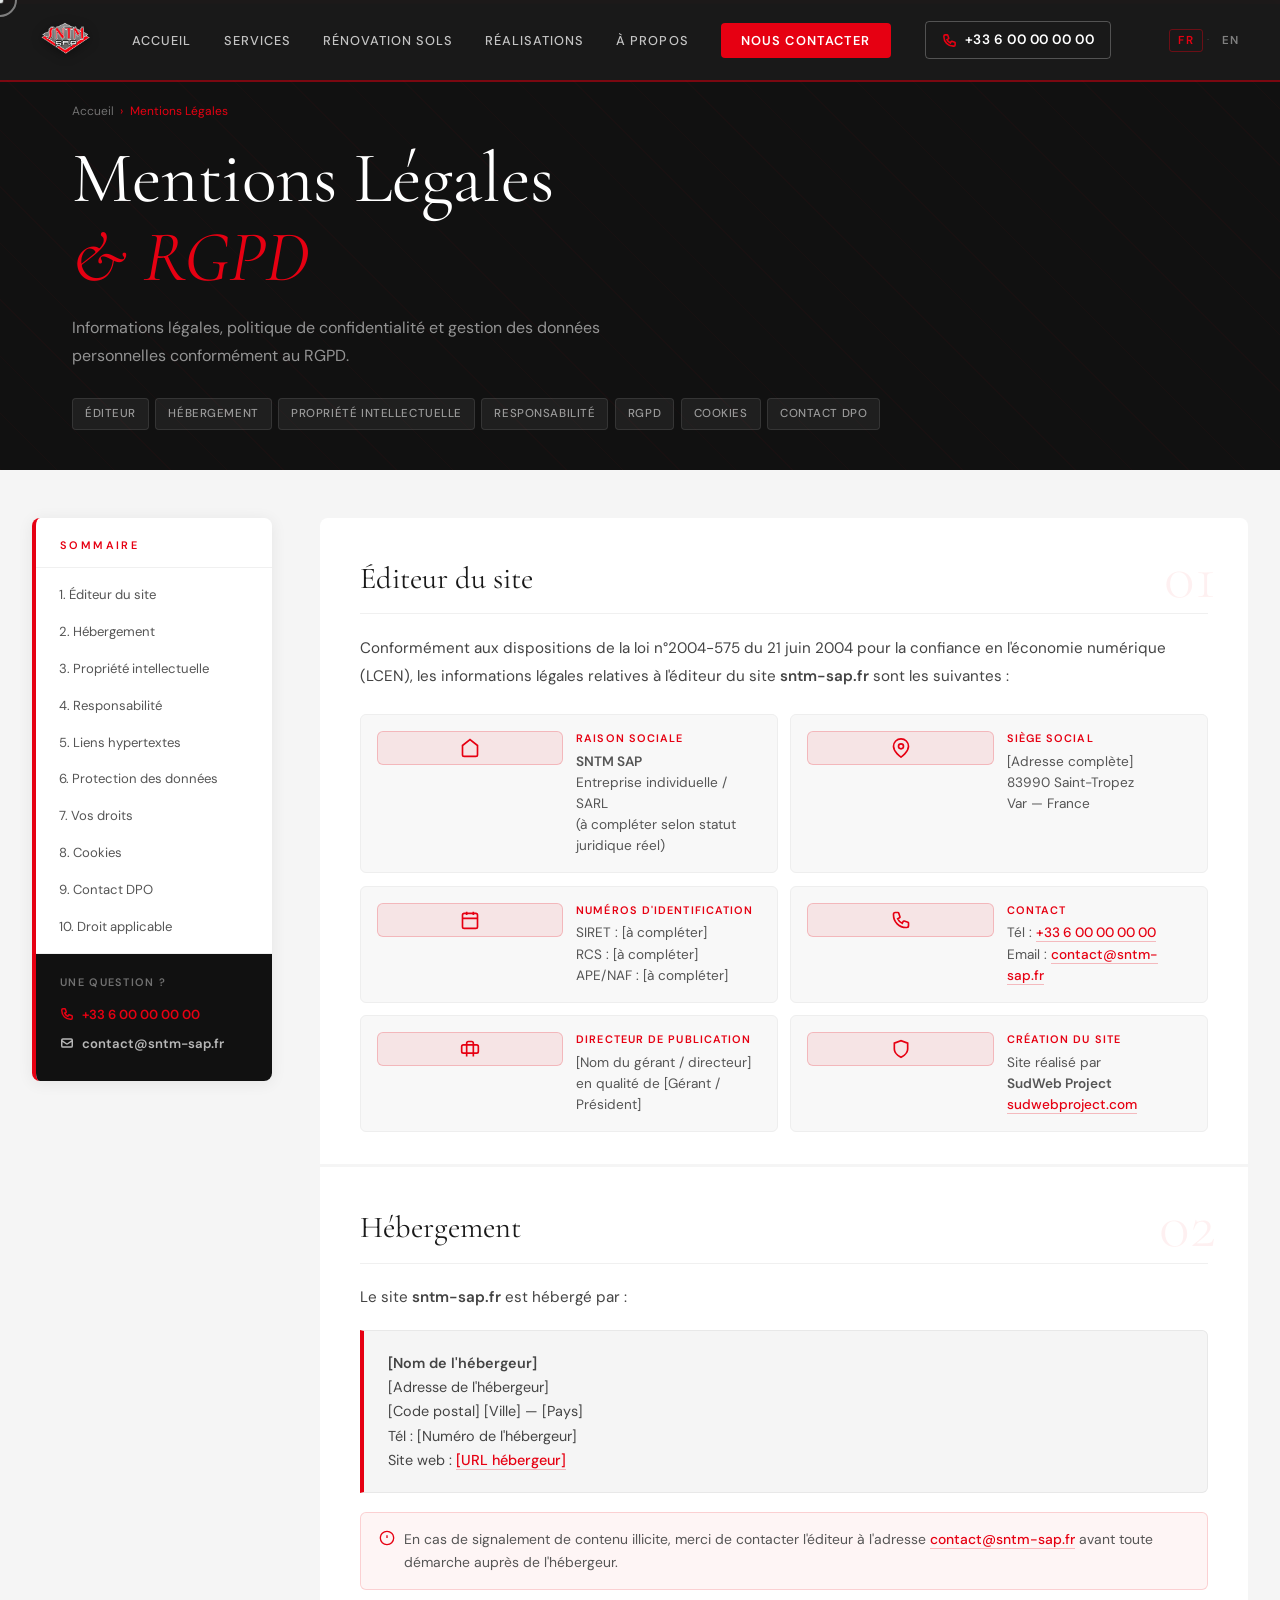
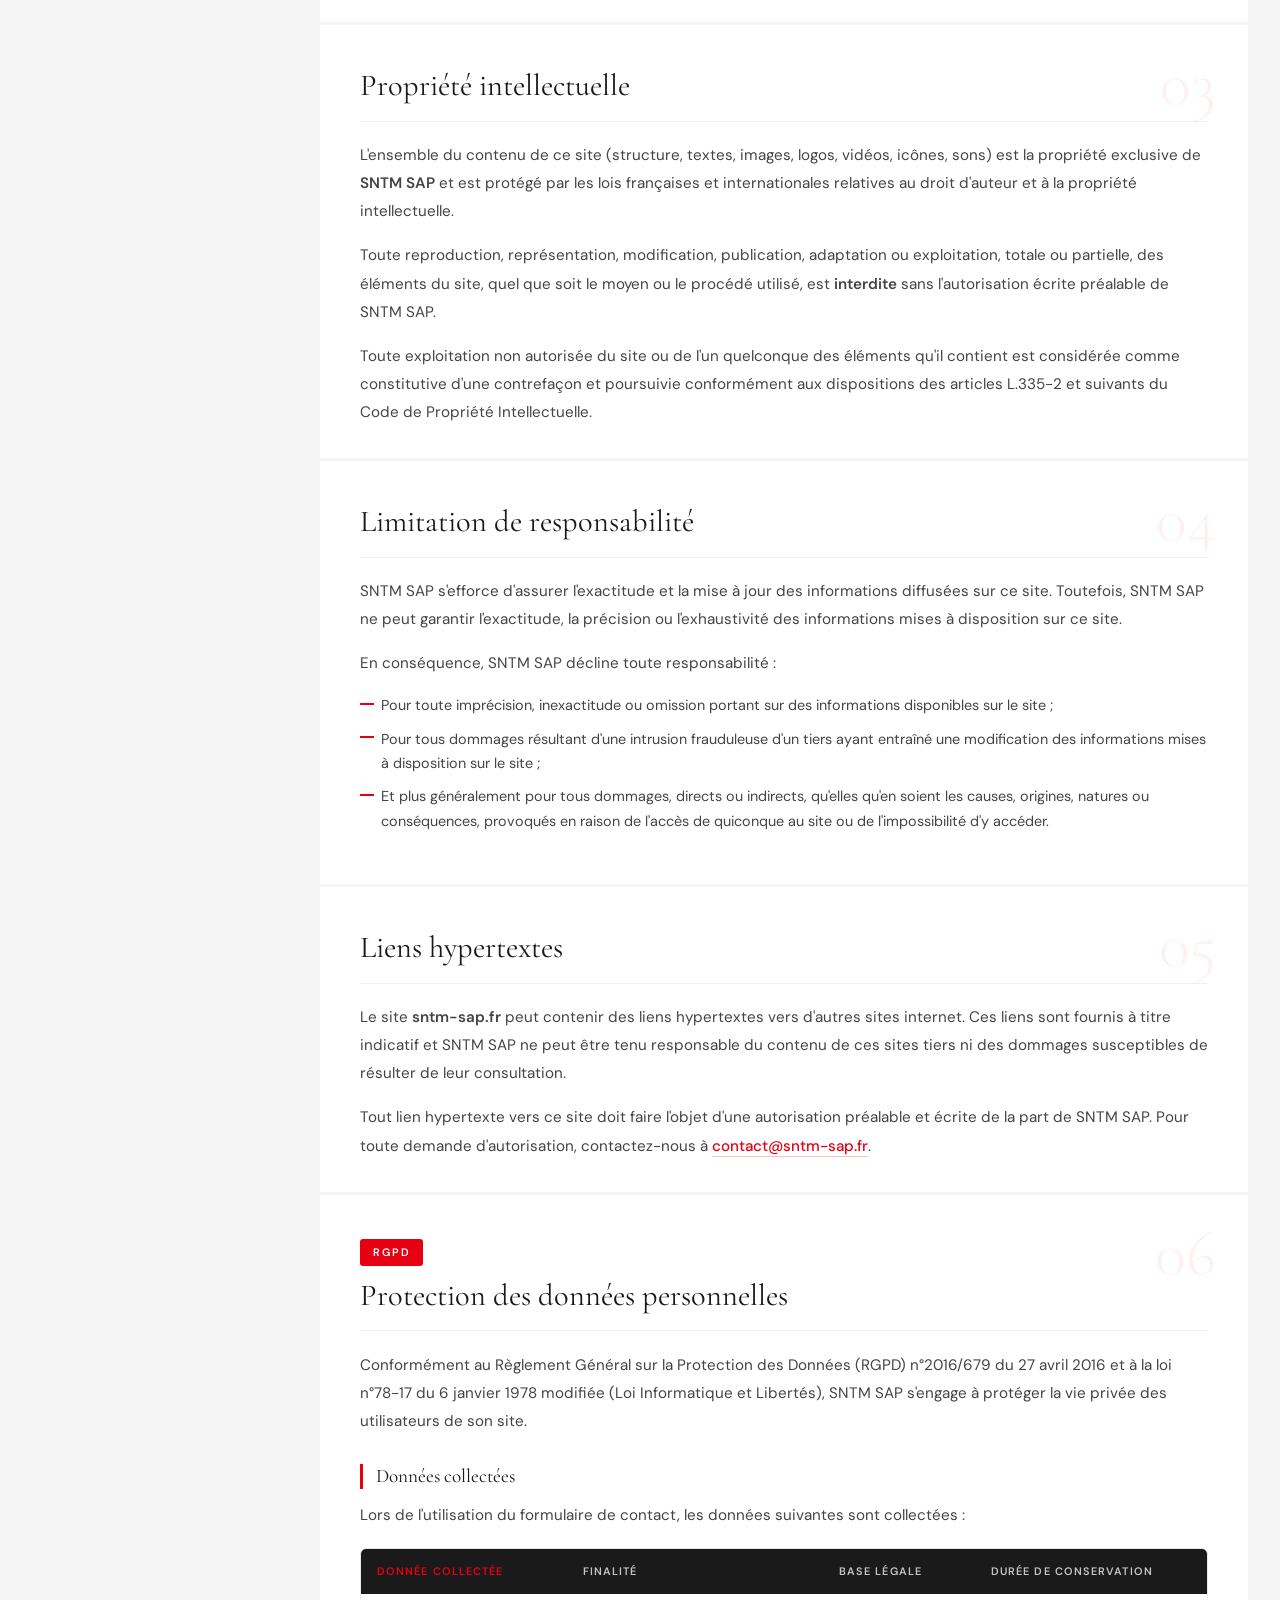
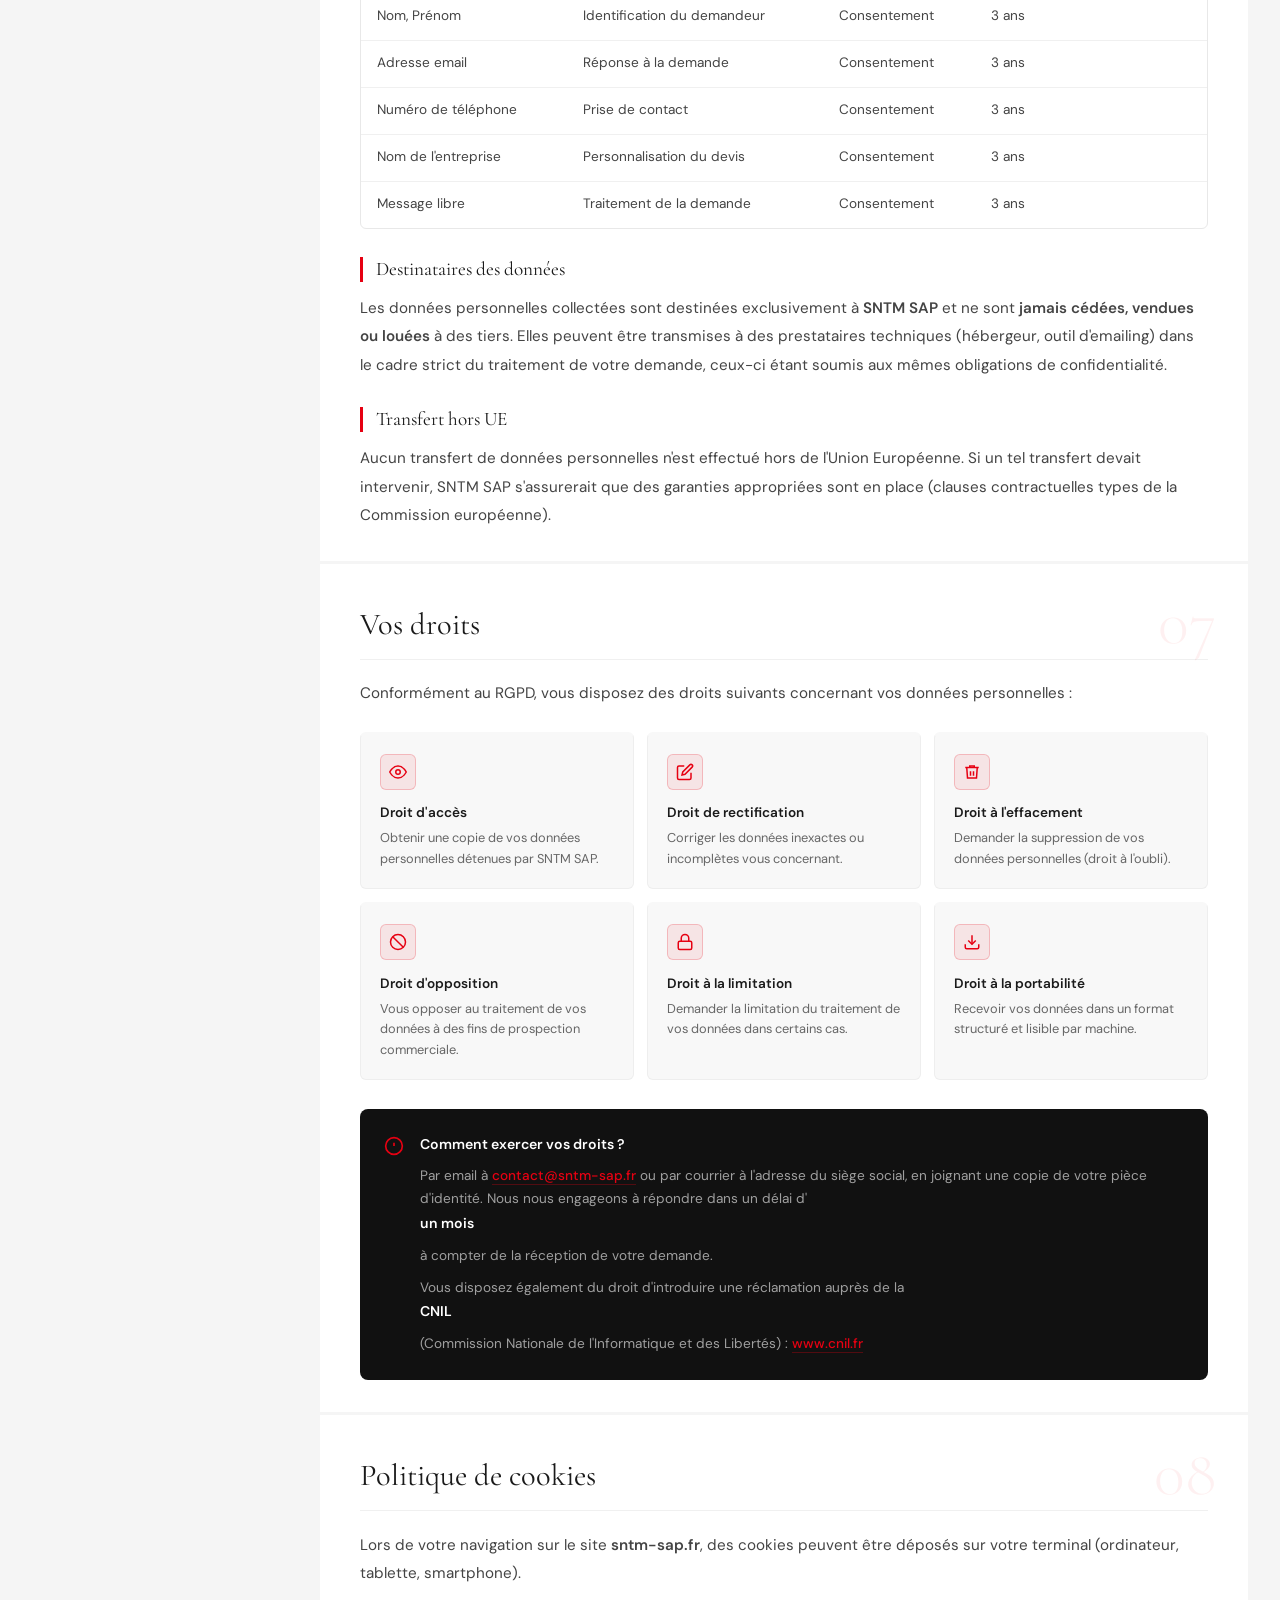
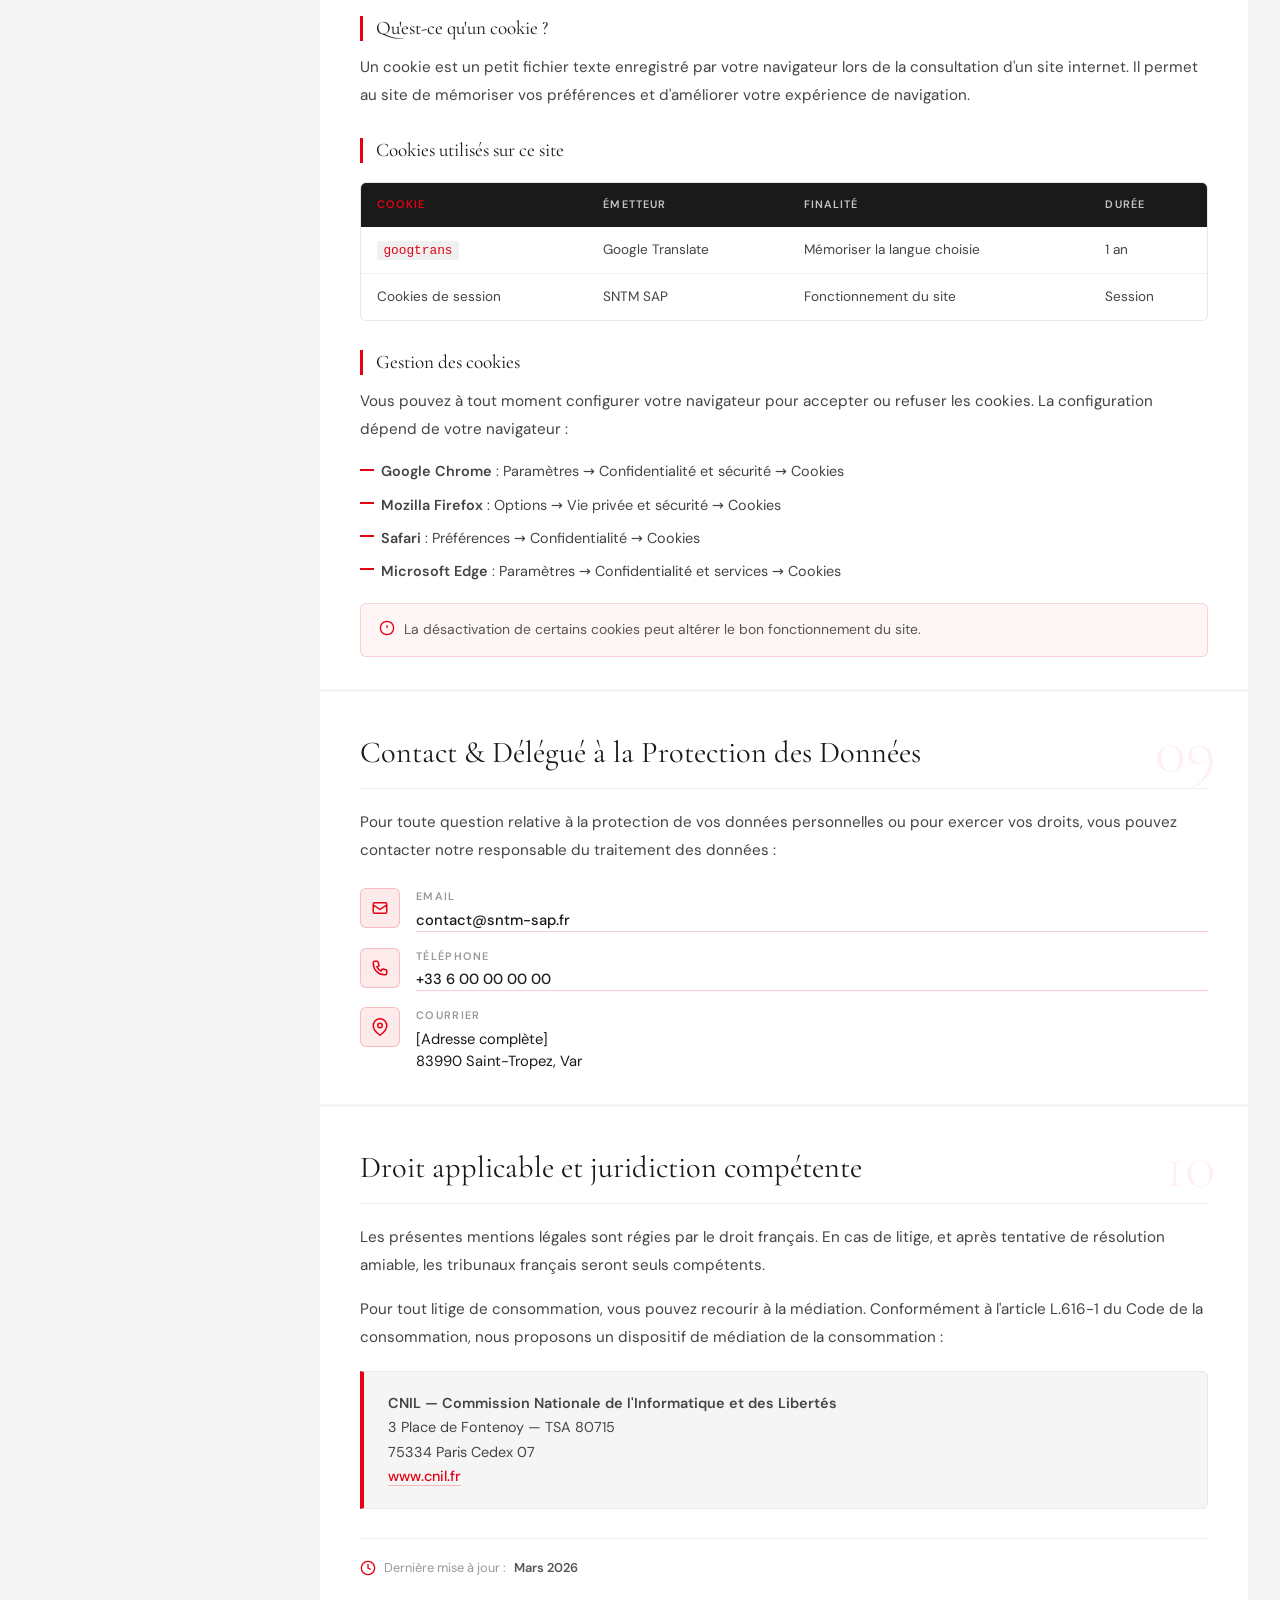
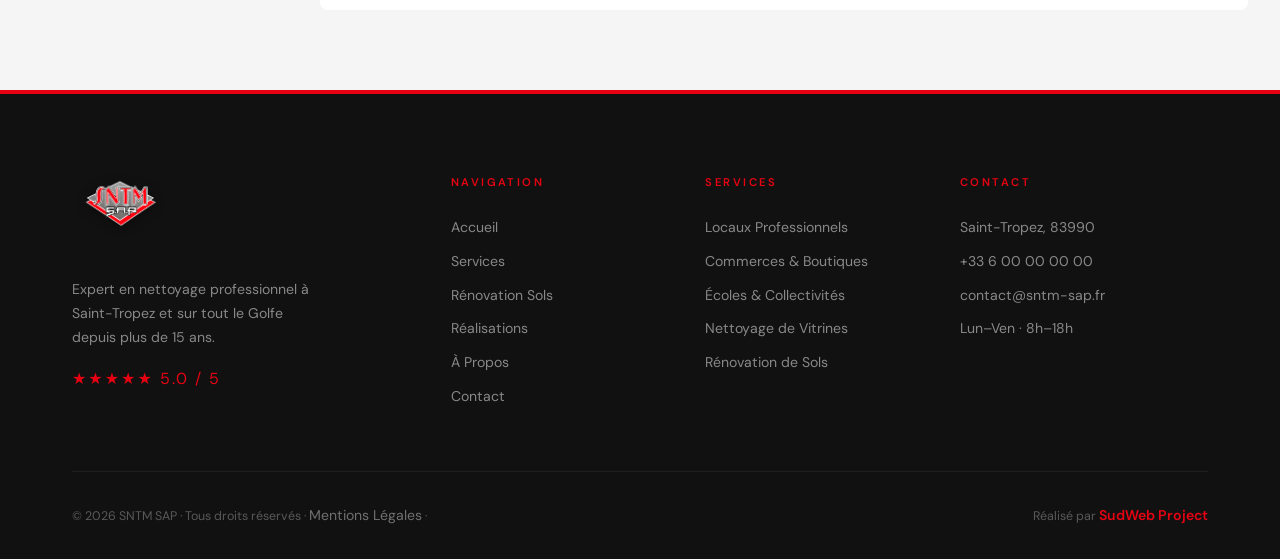
<file: mentions-legales.html>
<!DOCTYPE html>
<html lang="fr">

<head>
    <meta charset="UTF-8">
    <meta name="viewport" content="width=device-width, initial-scale=1.0">
    <link rel="icon" type="image/x-icon" href="images/favicon (2).ico">
    <link rel="icon" type="image/png" sizes="32x32" href="images/favicon-32x32.png">
    <link rel="apple-touch-icon" sizes="180x180" href="images/apple-touch-icon.png">
    <meta name="theme-color" content="#e60012">
    <title>Mentions Légales & RGPD – SNTM SAP | Nettoyage Professionnel Saint-Tropez</title>
    <meta name="description"
        content="Mentions légales et politique de confidentialité RGPD de SNTM SAP, entreprise de nettoyage professionnel à Saint-Tropez.">
    <meta name="robots" content="noindex, follow">
    <link rel="canonical" href="https://sntm-sap.fr/mentions-legales.html">
    <meta name="author" content="SNTM SAP">

    <!-- Polices locales — RGPD compliant, 0 requête externe -->
    <link rel="preload" href="fonts/cormorant-garamond-v21-latin-regular.woff2" as="font" type="font/woff2" crossorigin>
    <link rel="preload" href="fonts/cormorant-garamond-v21-latin-italic.woff2" as="font" type="font/woff2" crossorigin>
    <link rel="preload" href="fonts/dm-sans-v17-latin-regular.woff2" as="font" type="font/woff2" crossorigin>
    <link rel="preload" href="fonts/dm-sans-v17-latin-500.woff2" as="font" type="font/woff2" crossorigin>
    <link rel="stylesheet" href="css/fonts.css">

    <link rel="stylesheet" href="css/style.css">
    <link rel="stylesheet" href="css/mentions.css">
</head>

<body>

    <div class="cursor-dot" id="cursorDot"></div>
    <div class="cursor-ring" id="cursorRing"></div>

    <!-- NAVIGATION -->
    <nav class="nav" id="nav">
        <div class="nav-inner">
            <a href="index.html" class="nav-logo" aria-label="SNTM SAP - Accueil">
                <img src="images/logo SNTM sans fond.webp" alt="SNTM SAP" class="nav-logo-img" width="120" height="52">
            </a>
            <ul class="nav-links">
                <li><a href="index.html" class="nav-link">Accueil</a></li>
                <li><a href="services.html" class="nav-link">Services</a></li>
                <li><a href="sols.html" class="nav-link">Rénovation Sols</a></li>
                <li><a href="realisations.html" class="nav-link">Réalisations</a></li>
                <li><a href="apropos.html" class="nav-link">À Propos</a></li>
                <li><a href="contact.html" class="nav-link nav-cta">Nous Contacter</a></li>
            </ul>
            <a href="tel:+33600000000" class="nav-tel" aria-label="Appeler SNTM SAP">
                <svg width="15" height="15" viewBox="0 0 24 24" fill="none" stroke="currentColor" stroke-width="2.5"
                    aria-hidden="true">
                    <path
                        d="M3 5a2 2 0 012-2h3.28a1 1 0 01.948.684l1.498 4.493a1 1 0 01-.502 1.21l-2.257 1.13a11.042 11.042 0 005.516 5.516l1.13-2.257a1 1 0 011.21-.502l4.493 1.498a1 1 0 01.684.949V19a2 2 0 01-2 2h-1C9.716 21 3 14.284 3 6V5z" />
                </svg>
                <span>+33 6 00 00 00 00</span>
            </a>
            <div class="nav-lang">
                <button class="lang-btn active" data-lang="fr">FR</button>
                <span class="lang-sep">·</span>
                <button class="lang-btn" data-lang="en">EN</button>
                <div id="google_translate_element" style="display:none"></div>
            </div>
            <button class="burger" id="burger" aria-label="Menu">
                <span></span><span></span><span></span>
            </button>
        </div>
    </nav>

    <!-- MOBILE MENU -->
    <div class="mobile-overlay" id="mobileOverlay"></div>
    <div class="mobile-menu" id="mobileMenu">
        <div class="mobile-menu-logo">
            <img src="images/logo SNTM sans fond.webp" alt="SNTM SAP" width="120" height="52">
        </div>
        <a href="tel:+33600000000" class="mobile-menu-tel">
            <svg width="16" height="16" viewBox="0 0 24 24" fill="none" stroke="currentColor" stroke-width="2.5">
                <path
                    d="M3 5a2 2 0 012-2h3.28a1 1 0 01.948.684l1.498 4.493a1 1 0 01-.502 1.21l-2.257 1.13a11.042 11.042 0 005.516 5.516l1.13-2.257a1 1 0 011.21-.502l4.493 1.498a1 1 0 01.684.949V19a2 2 0 01-2 2h-1C9.716 21 3 14.284 3 6V5z" />
            </svg>
            +33 6 00 00 00 00
        </a>
        <ul>
            <li><a href="index.html" class="mobile-link">Accueil</a></li>
            <li><a href="services.html" class="mobile-link">Services</a></li>
            <li><a href="sols.html" class="mobile-link">Rénovation Sols</a></li>
            <li><a href="realisations.html" class="mobile-link">Réalisations</a></li>
            <li><a href="apropos.html" class="mobile-link">À Propos</a></li>
            <li><a href="contact.html" class="mobile-link cta">Nous Contacter</a></li>
        </ul>
    </div>

    <main>

        <!-- HERO PAGE -->
        <header class="ml-hero" aria-label="Mentions Légales">
            <div class="ml-hero-bg"></div>
            <div class="container ml-hero-content">
                <nav class="breadcrumb" aria-label="Fil d'Ariane">
                    <a href="index.html">Accueil</a>
                    <span class="breadcrumb-sep">›</span>
                    <span>Mentions Légales</span>
                </nav>
                <h1 data-reveal>Mentions Légales<br><em>&amp; RGPD</em></h1>
                <p class="ml-hero-desc" data-reveal data-d="1">Informations légales, politique de confidentialité et
                    gestion des données personnelles conformément au RGPD.</p>

                <!-- Sommaire rapide -->
                <nav class="ml-toc" data-reveal data-d="2" aria-label="Sommaire">
                    <a href="#editeur" class="ml-toc-link">Éditeur</a>
                    <a href="#hebergement" class="ml-toc-link">Hébergement</a>
                    <a href="#propriete" class="ml-toc-link">Propriété intellectuelle</a>
                    <a href="#responsabilite" class="ml-toc-link">Responsabilité</a>
                    <a href="#rgpd" class="ml-toc-link">RGPD</a>
                    <a href="#cookies" class="ml-toc-link">Cookies</a>
                    <a href="#contact-rgpd" class="ml-toc-link">Contact DPO</a>
                </nav>
            </div>
        </header>

        <!-- CONTENU -->
        <div class="ml-body">
            <div class="container ml-layout">

                <!-- SIDEBAR NAVIGATION STICKY -->
                <aside class="ml-sidebar" aria-label="Navigation mentions légales">
                    <div class="ml-sidebar-inner">
                        <p class="ml-sidebar-label">Sommaire</p>
                        <nav class="ml-sidebar-nav">
                            <a href="#editeur" class="ml-sidebar-link active">1. Éditeur du site</a>
                            <a href="#hebergement" class="ml-sidebar-link">2. Hébergement</a>
                            <a href="#propriete" class="ml-sidebar-link">3. Propriété intellectuelle</a>
                            <a href="#responsabilite" class="ml-sidebar-link">4. Responsabilité</a>
                            <a href="#hyperlinks" class="ml-sidebar-link">5. Liens hypertextes</a>
                            <a href="#rgpd" class="ml-sidebar-link">6. Protection des données</a>
                            <a href="#droits" class="ml-sidebar-link">7. Vos droits</a>
                            <a href="#cookies" class="ml-sidebar-link">8. Cookies</a>
                            <a href="#contact-rgpd" class="ml-sidebar-link">9. Contact DPO</a>
                            <a href="#droit-applicable" class="ml-sidebar-link">10. Droit applicable</a>
                        </nav>
                        <div class="ml-sidebar-contact">
                            <p>Une question ?</p>
                            <a href="tel:+33600000000" class="ml-sidebar-tel">
                                <svg width="14" height="14" viewBox="0 0 24 24" fill="none" stroke="currentColor"
                                    stroke-width="2.5">
                                    <path
                                        d="M3 5a2 2 0 012-2h3.28a1 1 0 01.948.684l1.498 4.493a1 1 0 01-.502 1.21l-2.257 1.13a11.042 11.042 0 005.516 5.516l1.13-2.257a1 1 0 011.21-.502l4.493 1.498a1 1 0 01.684.949V19a2 2 0 01-2 2h-1C9.716 21 3 14.284 3 6V5z" />
                                </svg>
                                +33 6 00 00 00 00
                            </a>
                            <a href="mailto:contact@sntm-sap.fr" class="ml-sidebar-email">
                                <svg width="14" height="14" viewBox="0 0 24 24" fill="none" stroke="currentColor"
                                    stroke-width="2.5">
                                    <path
                                        d="M3 8l7.89 5.26a2 2 0 002.22 0L21 8M5 19h14a2 2 0 002-2V7a2 2 0 00-2-2H5a2 2 0 00-2 2v10a2 2 0 002 2z" />
                                </svg>
                                contact@sntm-sap.fr
                            </a>
                        </div>
                    </div>
                </aside>

                <!-- ARTICLES -->
                <article class="ml-content">

                    <!-- 1. ÉDITEUR -->
                    <section id="editeur" class="ml-section" data-reveal>
                        <div class="ml-section-num">01</div>
                        <h2>Éditeur du site</h2>
                        <p>Conformément aux dispositions de la loi n°2004-575 du 21 juin 2004 pour la confiance en
                            l'économie numérique (LCEN), les informations légales relatives à l'éditeur du site
                            <strong>sntm-sap.fr</strong> sont les suivantes :
                        </p>

                        <div class="ml-info-grid">
                            <div class="ml-info-card">
                                <div class="ml-info-icon">
                                    <svg width="20" height="20" viewBox="0 0 24 24" fill="none" stroke="currentColor"
                                        stroke-width="2">
                                        <path d="M3 9l9-7 9 7v11a2 2 0 01-2 2H5a2 2 0 01-2-2z" />
                                    </svg>
                                </div>
                                <div>
                                    <h3>Raison sociale</h3>
                                    <p><strong>SNTM SAP</strong><br>Entreprise individuelle / SARL<br>(à compléter selon
                                        statut juridique réel)</p>
                                </div>
                            </div>
                            <div class="ml-info-card">
                                <div class="ml-info-icon">
                                    <svg width="20" height="20" viewBox="0 0 24 24" fill="none" stroke="currentColor"
                                        stroke-width="2">
                                        <path d="M21 10c0 7-9 13-9 13s-9-6-9-13a9 9 0 0118 0z" />
                                        <circle cx="12" cy="10" r="3" />
                                    </svg>
                                </div>
                                <div>
                                    <h3>Siège social</h3>
                                    <p>[Adresse complète]<br>83990 Saint-Tropez<br>Var — France</p>
                                </div>
                            </div>
                            <div class="ml-info-card">
                                <div class="ml-info-icon">
                                    <svg width="20" height="20" viewBox="0 0 24 24" fill="none" stroke="currentColor"
                                        stroke-width="2">
                                        <rect x="3" y="4" width="18" height="18" rx="2" />
                                        <line x1="16" y1="2" x2="16" y2="6" />
                                        <line x1="8" y1="2" x2="8" y2="6" />
                                        <line x1="3" y1="10" x2="21" y2="10" />
                                    </svg>
                                </div>
                                <div>
                                    <h3>Numéros d'identification</h3>
                                    <p>SIRET : [à compléter]<br>RCS : [à compléter]<br>APE/NAF : [à compléter]</p>
                                </div>
                            </div>
                            <div class="ml-info-card">
                                <div class="ml-info-icon">
                                    <svg width="20" height="20" viewBox="0 0 24 24" fill="none" stroke="currentColor"
                                        stroke-width="2">
                                        <path
                                            d="M3 5a2 2 0 012-2h3.28a1 1 0 01.948.684l1.498 4.493a1 1 0 01-.502 1.21l-2.257 1.13a11.042 11.042 0 005.516 5.516l1.13-2.257a1 1 0 011.21-.502l4.493 1.498a1 1 0 01.684.949V19a2 2 0 01-2 2h-1C9.716 21 3 14.284 3 6V5z" />
                                    </svg>
                                </div>
                                <div>
                                    <h3>Contact</h3>
                                    <p>
                                        Tél : <a href="tel:+33600000000">+33 6 00 00 00 00</a><br>
                                        Email : <a href="mailto:contact@sntm-sap.fr">contact@sntm-sap.fr</a>
                                    </p>
                                </div>
                            </div>
                            <div class="ml-info-card">
                                <div class="ml-info-icon">
                                    <svg width="20" height="20" viewBox="0 0 24 24" fill="none" stroke="currentColor"
                                        stroke-width="2">
                                        <path d="M20 7H4a2 2 0 00-2 2v6a2 2 0 002 2h16a2 2 0 002-2V9a2 2 0 00-2-2z" />
                                        <path d="M16 21V5a2 2 0 00-2-2h-4a2 2 0 00-2 2v16" />
                                    </svg>
                                </div>
                                <div>
                                    <h3>Directeur de publication</h3>
                                    <p>[Nom du gérant / directeur]<br>en qualité de [Gérant / Président]</p>
                                </div>
                            </div>
                            <div class="ml-info-card">
                                <div class="ml-info-icon">
                                    <svg width="20" height="20" viewBox="0 0 24 24" fill="none" stroke="currentColor"
                                        stroke-width="2">
                                        <path d="M12 22s8-4 8-10V5l-8-3-8 3v7c0 6 8 10 8 10z" />
                                    </svg>
                                </div>
                                <div>
                                    <h3>Création du site</h3>
                                    <p>Site réalisé par<br><strong>SudWeb Project</strong><br><a
                                            href="https://sudwebproject.com" target="_blank"
                                            rel="noopener">sudwebproject.com</a></p>
                                </div>
                            </div>
                        </div>
                    </section>

                    <!-- 2. HÉBERGEMENT -->
                    <section id="hebergement" class="ml-section" data-reveal>
                        <div class="ml-section-num">02</div>
                        <h2>Hébergement</h2>
                        <p>Le site <strong>sntm-sap.fr</strong> est hébergé par :</p>
                        <div class="ml-block">
                            <p>
                                <strong>[Nom de l'hébergeur]</strong><br>
                                [Adresse de l'hébergeur]<br>
                                [Code postal] [Ville] — [Pays]<br>
                                Tél : [Numéro de l'hébergeur]<br>
                                Site web : <a href="#" target="_blank" rel="noopener">[URL hébergeur]</a>
                            </p>
                        </div>
                        <div class="ml-note">
                            <svg width="16" height="16" viewBox="0 0 24 24" fill="none" stroke="currentColor"
                                stroke-width="2" style="flex-shrink:0;margin-top:2px">
                                <circle cx="12" cy="12" r="10" />
                                <line x1="12" y1="8" x2="12" y2="12" />
                                <line x1="12" y1="16" x2="12.01" y2="16" />
                            </svg>
                            <span class="ml-note-text">En cas de signalement de contenu illicite, merci de contacter
                                l'éditeur à l'adresse <a href="mailto:contact@sntm-sap.fr">contact@sntm-sap.fr</a> avant
                                toute démarche auprès de l'hébergeur.</span>
                        </div>
                    </section>

                    <!-- 3. PROPRIÉTÉ INTELLECTUELLE -->
                    <section id="propriete" class="ml-section" data-reveal>
                        <div class="ml-section-num">03</div>
                        <h2>Propriété intellectuelle</h2>
                        <p>L'ensemble du contenu de ce site (structure, textes, images, logos, vidéos, icônes, sons) est
                            la propriété exclusive de <strong>SNTM SAP</strong> et est protégé par les lois françaises
                            et internationales relatives au droit d'auteur et à la propriété intellectuelle.</p>
                        <p>Toute reproduction, représentation, modification, publication, adaptation ou exploitation,
                            totale ou partielle, des éléments du site, quel que soit le moyen ou le procédé utilisé, est
                            <strong>interdite</strong> sans l'autorisation écrite préalable de SNTM SAP.
                        </p>
                        <p>Toute exploitation non autorisée du site ou de l'un quelconque des éléments qu'il contient
                            est considérée comme constitutive d'une contrefaçon et poursuivie conformément aux
                            dispositions des articles L.335-2 et suivants du Code de Propriété Intellectuelle.</p>
                    </section>

                    <!-- 4. RESPONSABILITÉ -->
                    <section id="responsabilite" class="ml-section" data-reveal>
                        <div class="ml-section-num">04</div>
                        <h2>Limitation de responsabilité</h2>
                        <p>SNTM SAP s'efforce d'assurer l'exactitude et la mise à jour des informations diffusées sur ce
                            site. Toutefois, SNTM SAP ne peut garantir l'exactitude, la précision ou l'exhaustivité des
                            informations mises à disposition sur ce site.</p>
                        <p>En conséquence, SNTM SAP décline toute responsabilité :</p>
                        <ul class="ml-list">
                            <li>Pour toute imprécision, inexactitude ou omission portant sur des informations
                                disponibles sur le site ;</li>
                            <li>Pour tous dommages résultant d'une intrusion frauduleuse d'un tiers ayant entraîné une
                                modification des informations mises à disposition sur le site ;</li>
                            <li>Et plus généralement pour tous dommages, directs ou indirects, qu'elles qu'en soient les
                                causes, origines, natures ou conséquences, provoqués en raison de l'accès de quiconque
                                au site ou de l'impossibilité d'y accéder.</li>
                        </ul>
                    </section>

                    <!-- 5. LIENS HYPERTEXTES -->
                    <section id="hyperlinks" class="ml-section" data-reveal>
                        <div class="ml-section-num">05</div>
                        <h2>Liens hypertextes</h2>
                        <p>Le site <strong>sntm-sap.fr</strong> peut contenir des liens hypertextes vers d'autres sites
                            internet. Ces liens sont fournis à titre indicatif et SNTM SAP ne peut être tenu responsable
                            du contenu de ces sites tiers ni des dommages susceptibles de résulter de leur consultation.
                        </p>
                        <p>Tout lien hypertexte vers ce site doit faire l'objet d'une autorisation préalable et écrite
                            de la part de SNTM SAP. Pour toute demande d'autorisation, contactez-nous à <a
                                href="mailto:contact@sntm-sap.fr">contact@sntm-sap.fr</a>.</p>
                    </section>

                    <!-- 6. RGPD -->
                    <section id="rgpd" class="ml-section" data-reveal>
                        <div class="ml-section-num">06</div>
                        <div class="ml-section-badge">RGPD</div>
                        <h2>Protection des données personnelles</h2>
                        <p>Conformément au Règlement Général sur la Protection des Données (RGPD) n°2016/679 du 27 avril
                            2016 et à la loi n°78-17 du 6 janvier 1978 modifiée (Loi Informatique et Libertés), SNTM SAP
                            s'engage à protéger la vie privée des utilisateurs de son site.</p>

                        <h3>Données collectées</h3>
                        <p>Lors de l'utilisation du formulaire de contact, les données suivantes sont collectées :</p>
                        <div class="ml-table-wrap">
                            <table class="ml-table">
                                <thead>
                                    <tr>
                                        <th>Donnée collectée</th>
                                        <th>Finalité</th>
                                        <th>Base légale</th>
                                        <th>Durée de conservation</th>
                                    </tr>
                                </thead>
                                <tbody>
                                    <tr>
                                        <td>Nom, Prénom</td>
                                        <td>Identification du demandeur</td>
                                        <td>Consentement</td>
                                        <td>3 ans</td>
                                    </tr>
                                    <tr>
                                        <td>Adresse email</td>
                                        <td>Réponse à la demande</td>
                                        <td>Consentement</td>
                                        <td>3 ans</td>
                                    </tr>
                                    <tr>
                                        <td>Numéro de téléphone</td>
                                        <td>Prise de contact</td>
                                        <td>Consentement</td>
                                        <td>3 ans</td>
                                    </tr>
                                    <tr>
                                        <td>Nom de l'entreprise</td>
                                        <td>Personnalisation du devis</td>
                                        <td>Consentement</td>
                                        <td>3 ans</td>
                                    </tr>
                                    <tr>
                                        <td>Message libre</td>
                                        <td>Traitement de la demande</td>
                                        <td>Consentement</td>
                                        <td>3 ans</td>
                                    </tr>
                                </tbody>
                            </table>
                        </div>

                        <h3>Destinataires des données</h3>
                        <p>Les données personnelles collectées sont destinées exclusivement à <strong>SNTM SAP</strong>
                            et ne sont <strong>jamais cédées, vendues ou louées</strong> à des tiers. Elles peuvent être
                            transmises à des prestataires techniques (hébergeur, outil d'emailing) dans le cadre strict
                            du traitement de votre demande, ceux-ci étant soumis aux mêmes obligations de
                            confidentialité.</p>

                        <h3>Transfert hors UE</h3>
                        <p>Aucun transfert de données personnelles n'est effectué hors de l'Union Européenne. Si un tel
                            transfert devait intervenir, SNTM SAP s'assurerait que des garanties appropriées sont en
                            place (clauses contractuelles types de la Commission européenne).</p>
                    </section>

                    <!-- 7. VOS DROITS -->
                    <section id="droits" class="ml-section" data-reveal>
                        <div class="ml-section-num">07</div>
                        <h2>Vos droits</h2>
                        <p>Conformément au RGPD, vous disposez des droits suivants concernant vos données personnelles :
                        </p>
                        <div class="ml-rights-grid">
                            <div class="ml-right-card">
                                <div class="ml-right-icon">
                                    <svg width="18" height="18" viewBox="0 0 24 24" fill="none" stroke="currentColor"
                                        stroke-width="2">
                                        <path d="M1 12s4-8 11-8 11 8 11 8-4 8-11 8-11-8-11-8z" />
                                        <circle cx="12" cy="12" r="3" />
                                    </svg>
                                </div>
                                <h3>Droit d'accès</h3>
                                <p>Obtenir une copie de vos données personnelles détenues par SNTM SAP.</p>
                            </div>
                            <div class="ml-right-card">
                                <div class="ml-right-icon">
                                    <svg width="18" height="18" viewBox="0 0 24 24" fill="none" stroke="currentColor"
                                        stroke-width="2">
                                        <path d="M11 4H4a2 2 0 00-2 2v14a2 2 0 002 2h14a2 2 0 002-2v-7" />
                                        <path d="M18.5 2.5a2.121 2.121 0 013 3L12 15l-4 1 1-4 9.5-9.5z" />
                                    </svg>
                                </div>
                                <h3>Droit de rectification</h3>
                                <p>Corriger les données inexactes ou incomplètes vous concernant.</p>
                            </div>
                            <div class="ml-right-card">
                                <div class="ml-right-icon">
                                    <svg width="18" height="18" viewBox="0 0 24 24" fill="none" stroke="currentColor"
                                        stroke-width="2">
                                        <polyline points="3 6 5 6 21 6" />
                                        <path d="M19 6l-1 14H6L5 6" />
                                        <path d="M10 11v6M14 11v6" />
                                        <path d="M9 6V4h6v2" />
                                    </svg>
                                </div>
                                <h3>Droit à l'effacement</h3>
                                <p>Demander la suppression de vos données personnelles (droit à l'oubli).</p>
                            </div>
                            <div class="ml-right-card">
                                <div class="ml-right-icon">
                                    <svg width="18" height="18" viewBox="0 0 24 24" fill="none" stroke="currentColor"
                                        stroke-width="2">
                                        <circle cx="12" cy="12" r="10" />
                                        <line x1="4.93" y1="4.93" x2="19.07" y2="19.07" />
                                    </svg>
                                </div>
                                <h3>Droit d'opposition</h3>
                                <p>Vous opposer au traitement de vos données à des fins de prospection commerciale.</p>
                            </div>
                            <div class="ml-right-card">
                                <div class="ml-right-icon">
                                    <svg width="18" height="18" viewBox="0 0 24 24" fill="none" stroke="currentColor"
                                        stroke-width="2">
                                        <rect x="3" y="11" width="18" height="11" rx="2" />
                                        <path d="M7 11V7a5 5 0 0110 0v4" />
                                    </svg>
                                </div>
                                <h3>Droit à la limitation</h3>
                                <p>Demander la limitation du traitement de vos données dans certains cas.</p>
                            </div>
                            <div class="ml-right-card">
                                <div class="ml-right-icon">
                                    <svg width="18" height="18" viewBox="0 0 24 24" fill="none" stroke="currentColor"
                                        stroke-width="2">
                                        <path d="M21 15v4a2 2 0 01-2 2H5a2 2 0 01-2-2v-4" />
                                        <polyline points="7 10 12 15 17 10" />
                                        <line x1="12" y1="15" x2="12" y2="3" />
                                    </svg>
                                </div>
                                <h3>Droit à la portabilité</h3>
                                <p>Recevoir vos données dans un format structuré et lisible par machine.</p>
                            </div>
                        </div>

                        <div class="ml-highlight">
                            <svg width="20" height="20" viewBox="0 0 24 24" fill="none" stroke="currentColor"
                                stroke-width="2">
                                <circle cx="12" cy="12" r="10" />
                                <line x1="12" y1="8" x2="12" y2="12" />
                                <line x1="12" y1="16" x2="12.01" y2="16" />
                            </svg>
                            <div>
                                <strong>Comment exercer vos droits ?</strong>
                                <p>Par email à <a href="mailto:contact@sntm-sap.fr">contact@sntm-sap.fr</a> ou par
                                    courrier à l'adresse du siège social, en joignant une copie de votre pièce
                                    d'identité. Nous nous engageons à répondre dans un délai d'<strong>un mois</strong>
                                    à compter de la réception de votre demande.</p>
                                <p style="margin-top:0.5rem">Vous disposez également du droit d'introduire une
                                    réclamation auprès de la <strong>CNIL</strong> (Commission Nationale de
                                    l'Informatique et des Libertés) : <a href="https://www.cnil.fr" target="_blank"
                                        rel="noopener">www.cnil.fr</a></p>
                            </div>
                        </div>
                    </section>

                    <!-- 8. COOKIES -->
                    <section id="cookies" class="ml-section" data-reveal>
                        <div class="ml-section-num">08</div>
                        <h2>Politique de cookies</h2>
                        <p>Lors de votre navigation sur le site <strong>sntm-sap.fr</strong>, des cookies peuvent être
                            déposés sur votre terminal (ordinateur, tablette, smartphone).</p>

                        <h3>Qu'est-ce qu'un cookie ?</h3>
                        <p>Un cookie est un petit fichier texte enregistré par votre navigateur lors de la consultation
                            d'un site internet. Il permet au site de mémoriser vos préférences et d'améliorer votre
                            expérience de navigation.</p>

                        <h3>Cookies utilisés sur ce site</h3>
                        <div class="ml-table-wrap">
                            <table class="ml-table">
                                <thead>
                                    <tr>
                                        <th>Cookie</th>
                                        <th>Émetteur</th>
                                        <th>Finalité</th>
                                        <th>Durée</th>
                                    </tr>
                                </thead>
                                <tbody>
                                    <tr>
                                        <td><code>googtrans</code></td>
                                        <td>Google Translate</td>
                                        <td>Mémoriser la langue choisie</td>
                                        <td>1 an</td>
                                    </tr>
                                    <tr>
                                        <td>Cookies de session</td>
                                        <td>SNTM SAP</td>
                                        <td>Fonctionnement du site</td>
                                        <td>Session</td>
                                    </tr>
                                </tbody>
                            </table>
                        </div>

                        <h3>Gestion des cookies</h3>
                        <p>Vous pouvez à tout moment configurer votre navigateur pour accepter ou refuser les cookies.
                            La configuration dépend de votre navigateur :</p>
                        <ul class="ml-list">
                            <li><strong>Google Chrome</strong> : Paramètres → Confidentialité et sécurité → Cookies</li>
                            <li><strong>Mozilla Firefox</strong> : Options → Vie privée et sécurité → Cookies</li>
                            <li><strong>Safari</strong> : Préférences → Confidentialité → Cookies</li>
                            <li><strong>Microsoft Edge</strong> : Paramètres → Confidentialité et services → Cookies
                            </li>
                        </ul>
                        <div class="ml-note">
                            <svg width="16" height="16" viewBox="0 0 24 24" fill="none" stroke="currentColor"
                                stroke-width="2" style="flex-shrink:0;margin-top:2px">
                                <circle cx="12" cy="12" r="10" />
                                <line x1="12" y1="8" x2="12" y2="12" />
                                <line x1="12" y1="16" x2="12.01" y2="16" />
                            </svg>
                            <span class="ml-note-text">La désactivation de certains cookies peut altérer le bon
                                fonctionnement du site.</span>
                        </div>
                    </section>

                    <!-- 9. CONTACT DPO -->
                    <section id="contact-rgpd" class="ml-section" data-reveal>
                        <div class="ml-section-num">09</div>
                        <h2>Contact & Délégué à la Protection des Données</h2>
                        <p>Pour toute question relative à la protection de vos données personnelles ou pour exercer vos
                            droits, vous pouvez contacter notre responsable du traitement des données :</p>
                        <div class="ml-contact-block">
                            <div class="ml-contact-item">
                                <svg width="20" height="20" viewBox="0 0 24 24" fill="none" stroke="currentColor"
                                    stroke-width="2">
                                    <path
                                        d="M3 8l7.89 5.26a2 2 0 002.22 0L21 8M5 19h14a2 2 0 002-2V7a2 2 0 00-2-2H5a2 2 0 00-2 2v10a2 2 0 002 2z" />
                                </svg>
                                <div>
                                    <span>Email</span>
                                    <a href="mailto:contact@sntm-sap.fr">contact@sntm-sap.fr</a>
                                </div>
                            </div>
                            <div class="ml-contact-item">
                                <svg width="20" height="20" viewBox="0 0 24 24" fill="none" stroke="currentColor"
                                    stroke-width="2">
                                    <path
                                        d="M3 5a2 2 0 012-2h3.28a1 1 0 01.948.684l1.498 4.493a1 1 0 01-.502 1.21l-2.257 1.13a11.042 11.042 0 005.516 5.516l1.13-2.257a1 1 0 011.21-.502l4.493 1.498a1 1 0 01.684.949V19a2 2 0 01-2 2h-1C9.716 21 3 14.284 3 6V5z" />
                                </svg>
                                <div>
                                    <span>Téléphone</span>
                                    <a href="tel:+33600000000">+33 6 00 00 00 00</a>
                                </div>
                            </div>
                            <div class="ml-contact-item">
                                <svg width="20" height="20" viewBox="0 0 24 24" fill="none" stroke="currentColor"
                                    stroke-width="2">
                                    <path d="M21 10c0 7-9 13-9 13s-9-6-9-13a9 9 0 0118 0z" />
                                    <circle cx="12" cy="10" r="3" />
                                </svg>
                                <div>
                                    <span>Courrier</span>
                                    <address>[Adresse complète]<br>83990 Saint-Tropez, Var</address>
                                </div>
                            </div>
                        </div>
                    </section>

                    <!-- 10. DROIT APPLICABLE -->
                    <section id="droit-applicable" class="ml-section" data-reveal>
                        <div class="ml-section-num">10</div>
                        <h2>Droit applicable et juridiction compétente</h2>
                        <p>Les présentes mentions légales sont régies par le droit français. En cas de litige, et après
                            tentative de résolution amiable, les tribunaux français seront seuls compétents.</p>
                        <p>Pour tout litige de consommation, vous pouvez recourir à la médiation. Conformément à
                            l'article L.616-1 du Code de la consommation, nous proposons un dispositif de médiation de
                            la consommation :</p>
                        <div class="ml-block">
                            <p><strong>CNIL — Commission Nationale de l'Informatique et des Libertés</strong><br>
                                3 Place de Fontenoy — TSA 80715<br>
                                75334 Paris Cedex 07<br>
                                <a href="https://www.cnil.fr" target="_blank" rel="noopener">www.cnil.fr</a>
                            </p>
                        </div>

                        <div class="ml-update">
                            <svg width="16" height="16" viewBox="0 0 24 24" fill="none" stroke="currentColor"
                                stroke-width="2">
                                <circle cx="12" cy="12" r="10" />
                                <polyline points="12 6 12 12 16 14" />
                            </svg>
                            Dernière mise à jour : <strong>Mars 2026</strong>
                        </div>
                    </section>

                </article>
            </div>
        </div>

    </main>

    <!-- FOOTER -->
    <footer class="footer">
        <div class="container">
            <div class="footer-grid">
                <div class="footer-brand">
                    <a href="index.html" class="footer-logo-link" aria-label="SNTM SAP">
                        <img src="images/logo SNTM sans fond.webp" alt="Logo SNTM SAP" class="footer-logo-img"
                            width="160" height="70">
                    </a>
                    <p>Expert en nettoyage professionnel à Saint-Tropez et sur tout le Golfe depuis plus de 15 ans.</p>
                    <div class="footer-stars">★★★★★ 5.0 / 5</div>
                </div>
                <div>
                    <h4>Navigation</h4>
                    <ul>
                        <li><a href="index.html">Accueil</a></li>
                        <li><a href="services.html">Services</a></li>
                        <li><a href="sols.html">Rénovation Sols</a></li>
                        <li><a href="realisations.html">Réalisations</a></li>
                        <li><a href="apropos.html">À Propos</a></li>
                        <li><a href="contact.html">Contact</a></li>
                    </ul>
                </div>
                <div>
                    <h4>Services</h4>
                    <ul>
                        <li>Locaux Professionnels</li>
                        <li>Commerces &amp; Boutiques</li>
                        <li>Écoles &amp; Collectivités</li>
                        <li>Nettoyage de Vitrines</li>
                        <li>Rénovation de Sols</li>
                    </ul>
                </div>
                <div>
                    <h4>Contact</h4>
                    <ul>
                        <li>Saint-Tropez, 83990</li>
                        <li><a href="tel:+33600000000">+33 6 00 00 00 00</a></li>
                        <li><a href="mailto:contact@sntm-sap.fr">contact@sntm-sap.fr</a></li>
                        <li>Lun–Ven · 8h–18h</li>
                    </ul>
                </div>
            </div>
            <div class="footer-bottom">
                <p>© 2026 SNTM SAP · Tous droits réservés · <a href="mentions-legales.html">Mentions Légales</a> ·
                <p class="footer-credit">Réalisé par <a href="https://sudwebproject.com" target="_blank"
                        rel="noopener">SudWeb Project</a></p>
            </div>
        </div>
    </footer>

    <button class="scroll-top" id="scrollTop" aria-label="Retour en haut">
        <svg width="18" height="18" viewBox="0 0 24 24" fill="none" stroke="currentColor" stroke-width="2">
            <polyline points="18 15 12 9 6 15" />
        </svg>
    </button>
    <div class="toast" id="toast"></div>

    <script
        type="text/javascript">function googleTranslateElementInit() { new google.translate.TranslateElement({ pageLanguage: 'fr', includedLanguages: 'en,fr', autoDisplay: false }, 'google_translate_element'); }</script>
    <script src="//translate.google.com/translate_a/element.js?cb=googleTranslateElementInit" async></script>
    <script src="js/script.js"></script>
    <script src="js/mentions.js"></script>
</body>

</html>
</file>
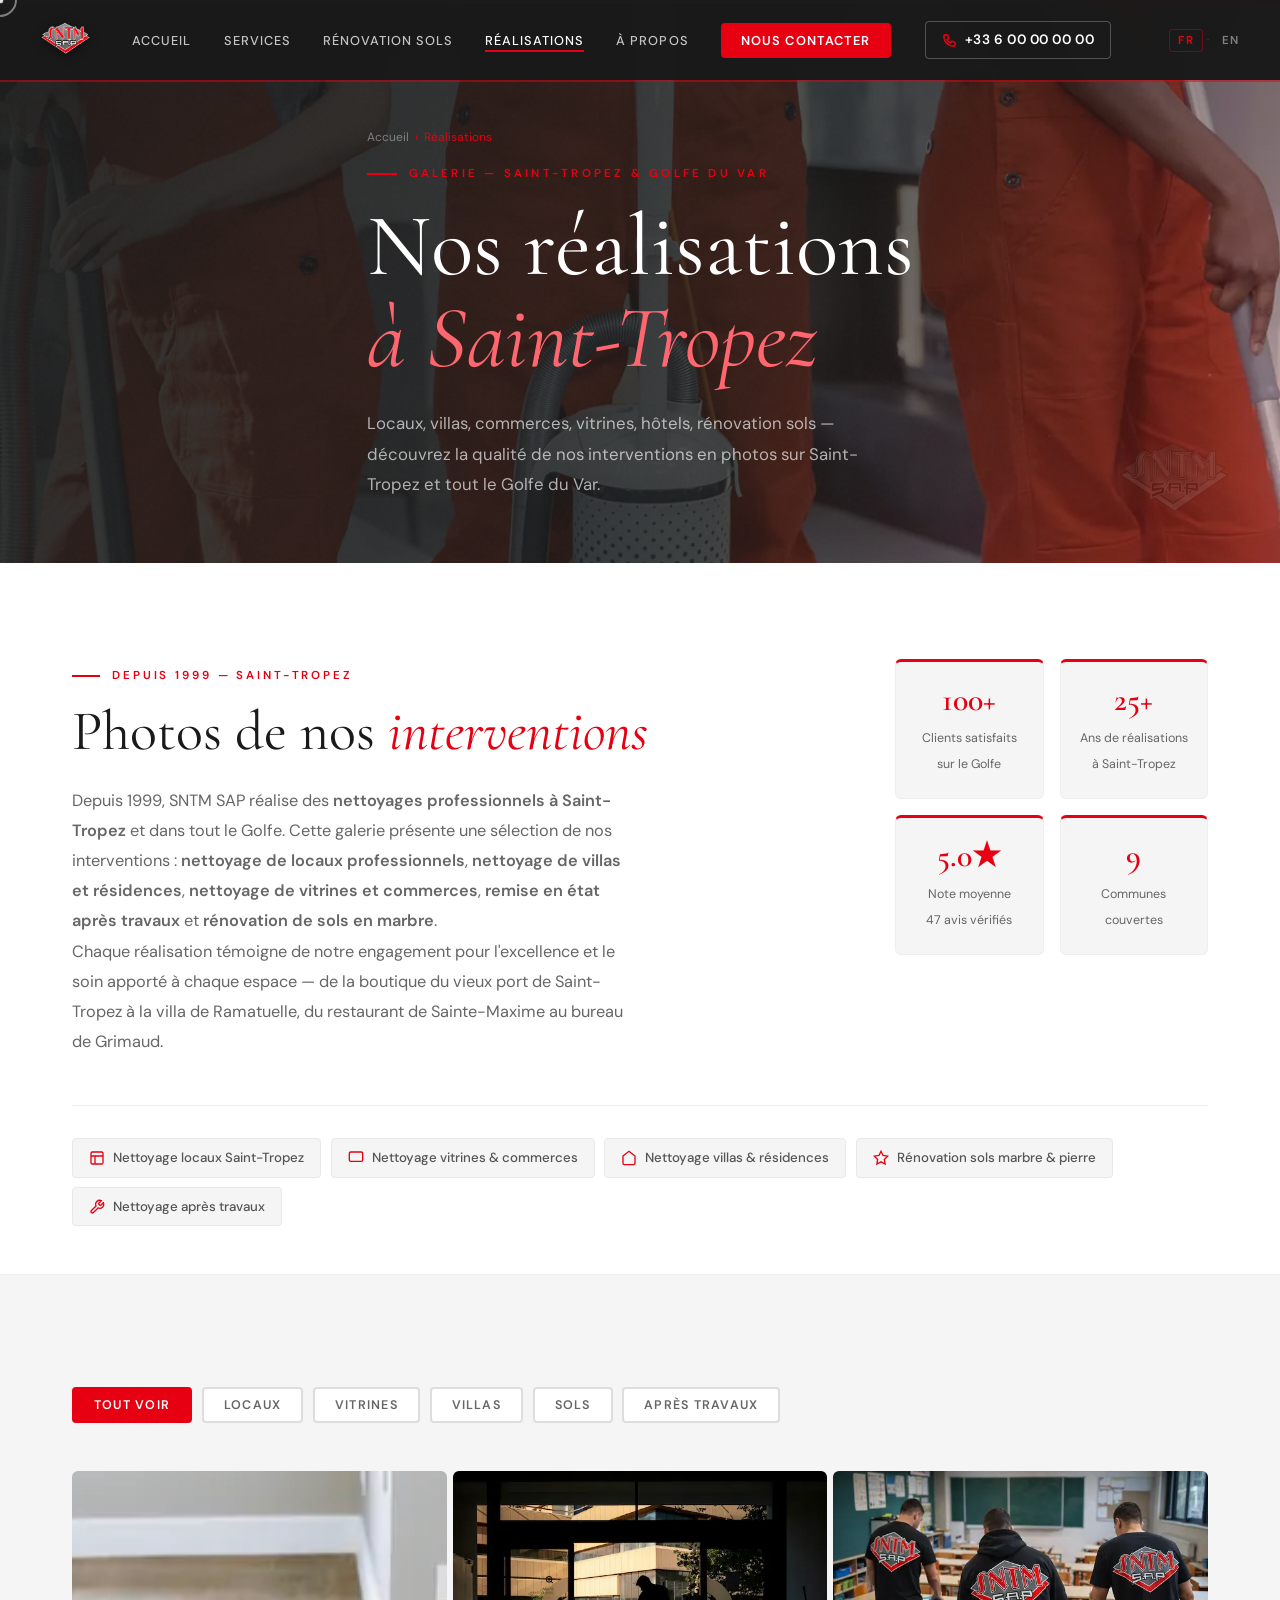
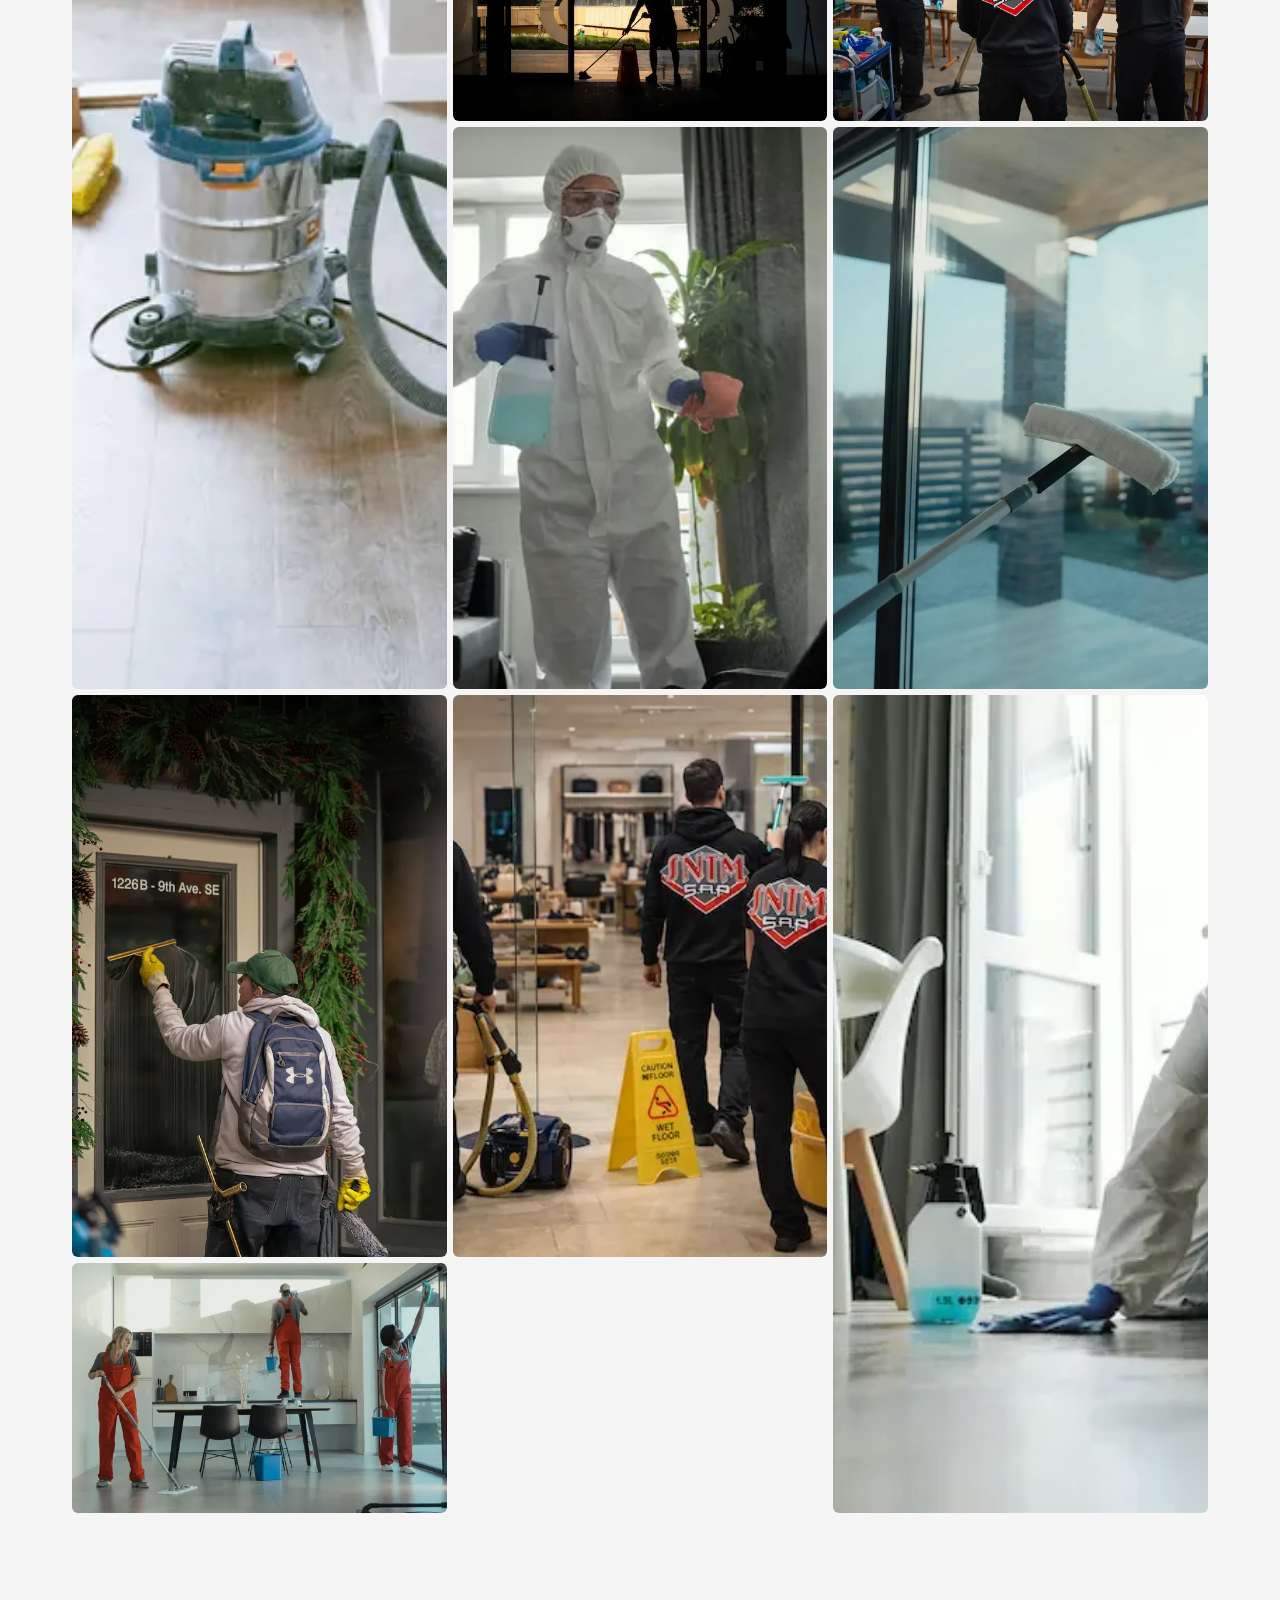
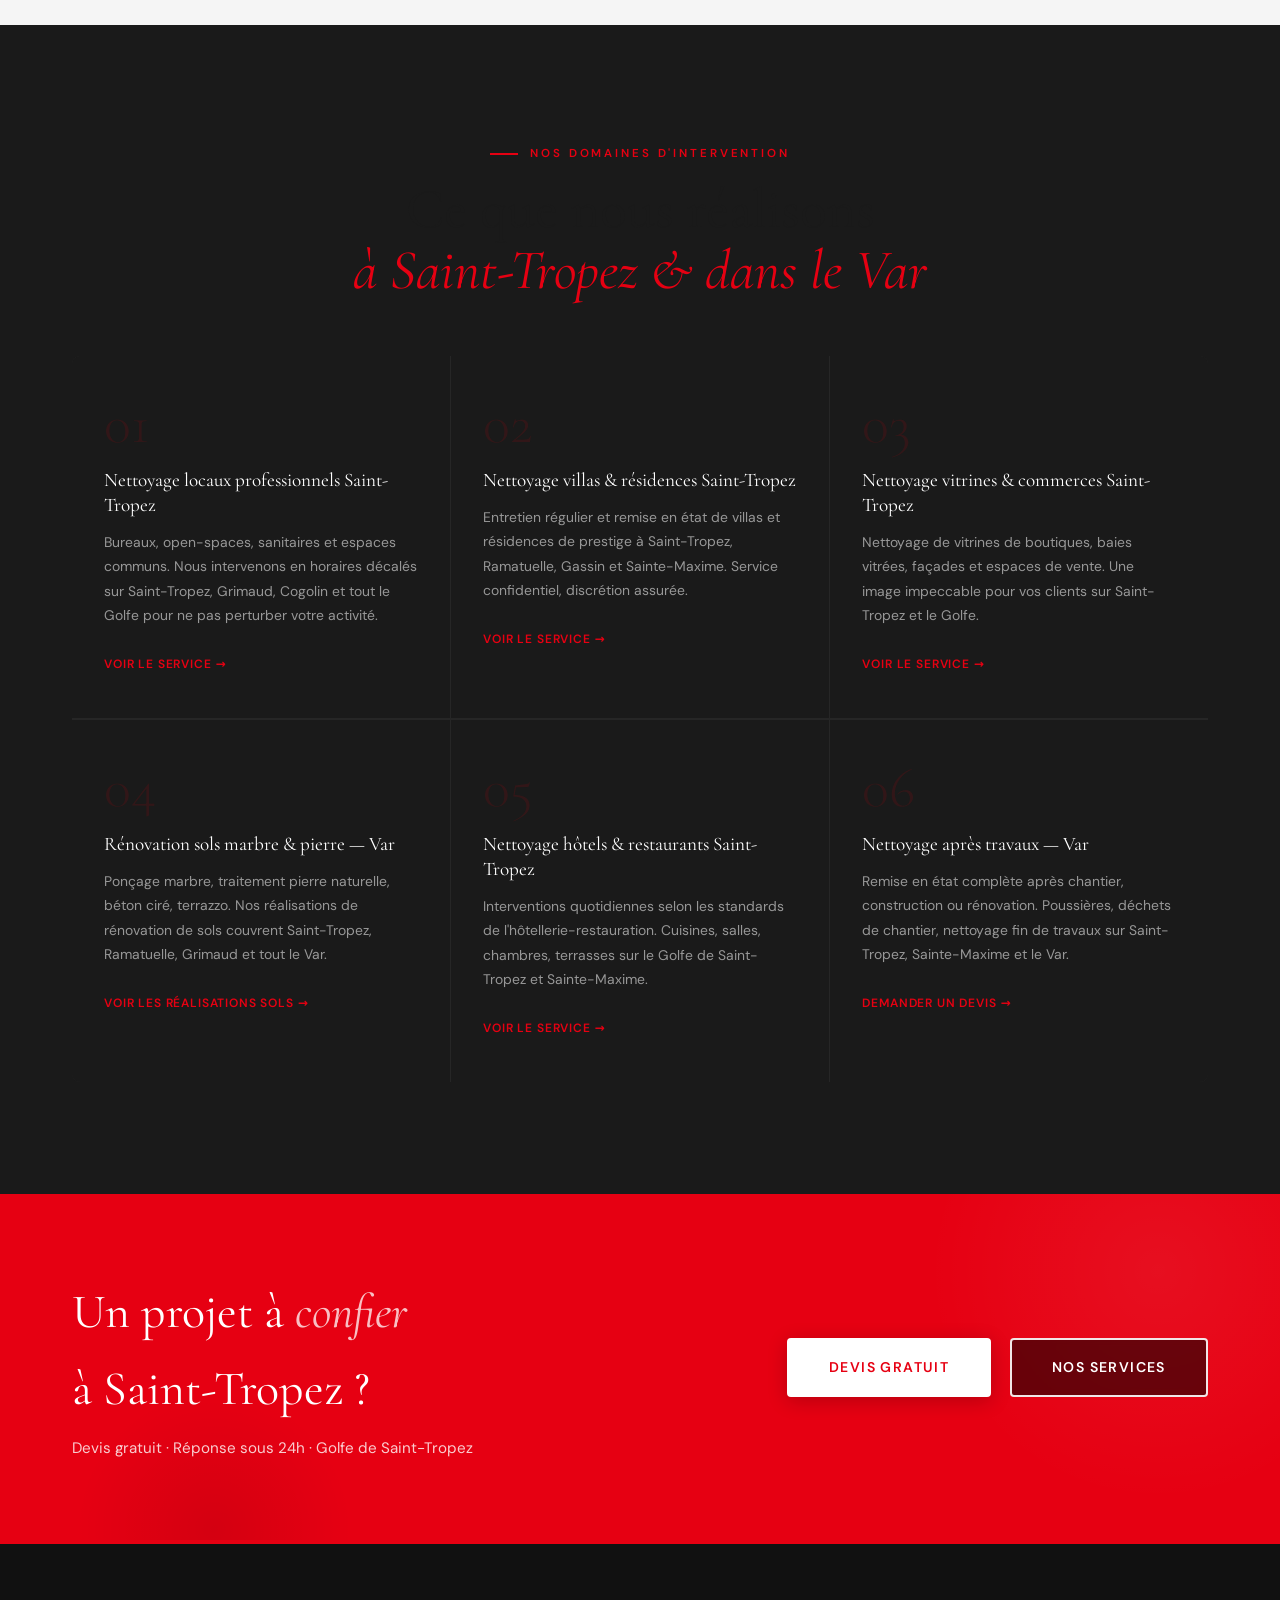
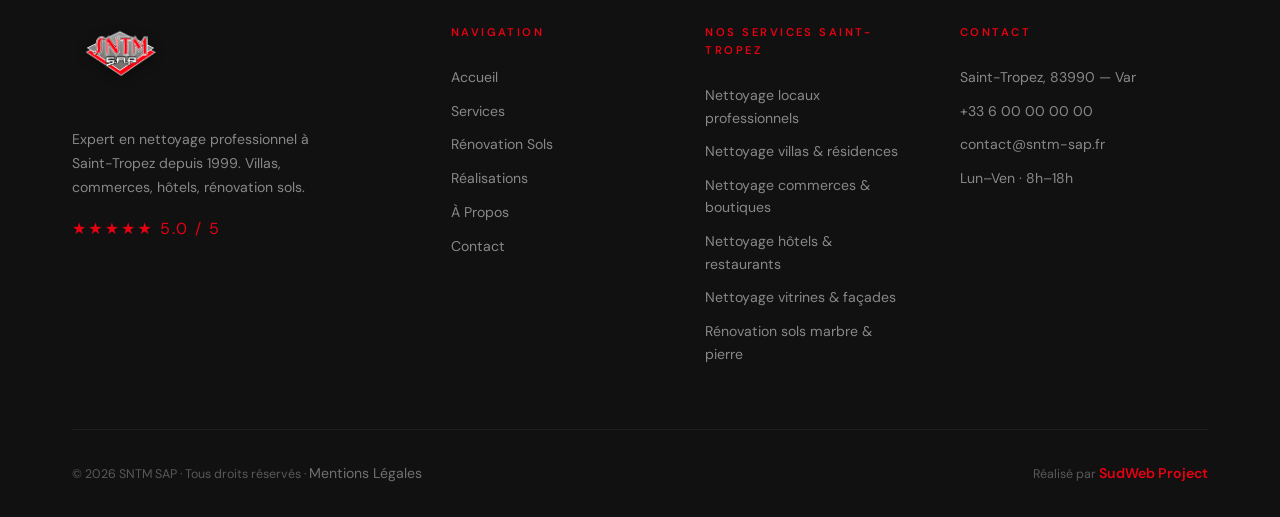
<file: realisations.html>
<!DOCTYPE html>
<html lang="fr">

<head>
    <meta charset="UTF-8">
    <!-- Favicon & PWA -->
    <link rel="icon" type="image/x-icon" href="images/favicon (2).ico">
    <link rel="icon" type="image/png" sizes="32x32" href="images/favicon-32x32.png">
    <link rel="apple-touch-icon" sizes="180x180" href="images/apple-touch-icon.png">
    <meta name="theme-color" content="#e60012">
    <meta name="viewport" content="width=device-width, initial-scale=1.0">

    <!-- TITLE — 59 chars, mots-clés photos + localisation -->
    <title>Réalisations Nettoyage Saint-Tropez – SNTM SAP | Photos & Galerie</title>

    <!-- META DESC — 158 chars, avant/après + types de lieux -->
    <meta name="description"
        content="Galerie de réalisations SNTM SAP : nettoyage de locaux, villas, commerces, vitrines, hôtels et rénovation sols sur Saint-Tropez et le Var. Avant / après en photos.">

    <meta name="robots" content="index, follow, max-snippet:-1, max-image-preview:large, max-video-preview:-1">

    <!-- OPEN GRAPH -->
    <meta property="og:type" content="website">
    <meta property="og:url" content="https://sntm-sap.fr/realisations.html">
    <meta property="og:title" content="Réalisations Nettoyage Saint-Tropez – SNTM SAP | Galerie Photos">
    <meta property="og:description"
        content="Photos de nos interventions : nettoyage locaux, villas, commerces, vitrines, hôtels et rénovation sols sur le Golfe de Saint-Tropez.">
    <meta property="og:image" content="https://sntm-sap.fr/images/og-sntm-sap.jpg">
    <meta property="og:image:width" content="1200">
    <meta property="og:image:height" content="630">
    <meta property="og:locale" content="fr_FR">
    <meta property="og:site_name" content="SNTM SAP – Nettoyage Saint-Tropez">

    <!-- TWITTER CARD -->
    <meta name="twitter:card" content="summary_large_image">
    <meta name="twitter:title" content="Réalisations SNTM SAP – Nettoyage Saint-Tropez">
    <meta name="twitter:description"
        content="Photos avant/après de nos interventions sur le Golfe de Saint-Tropez et le Var.">
    <meta name="twitter:image" content="https://sntm-sap.fr/images/og-sntm-sap.jpg">

    <!-- KEYWORDS — long tail réalisations + localisation -->
    <meta name="keywords"
        content="photos nettoyage professionnel saint-tropez, réalisations nettoyage saint-tropez, avant après nettoyage saint-tropez, galerie nettoyage var, nettoyage villas saint-tropez résultats, rénovation sols marbre saint-tropez avant après, nettoyage vitrines saint-tropez photos, nettoyage commerces boutiques saint-tropez, nettoyage après travaux saint-tropez, portfolio nettoyage professionnel var 83">

    <!-- GEO -->
    <meta name="geo.region" content="FR-83">
    <meta name="geo.placename" content="Saint-Tropez">
    <meta name="geo.position" content="43.2677;6.6407">
    <meta name="ICBM" content="43.2677, 6.6407">
    <meta name="author" content="SNTM SAP">

    <link rel="canonical" href="https://sntm-sap.fr/realisations.html">
    <link rel="sitemap" type="application/xml" href="/sitemap.xml">

    <!-- Polices locales -->
    <link rel="preload" href="fonts/cormorant-garamond-v21-latin-regular.woff2" as="font" type="font/woff2" crossorigin>
    <link rel="preload" href="fonts/cormorant-garamond-v21-latin-italic.woff2" as="font" type="font/woff2" crossorigin>
    <link rel="preload" href="fonts/dm-sans-v17-latin-regular.woff2" as="font" type="font/woff2" crossorigin>
    <link rel="preload" href="fonts/dm-sans-v17-latin-500.woff2" as="font" type="font/woff2" crossorigin>
    <link rel="preload" as="image" href="images/realisations-hero-1200.webp" fetchpriority="high"
        media="(min-width:769px)">
    <link rel="preload" as="image" href="images/realisations-hero-768.webp" fetchpriority="high"
        media="(max-width:768px)">
    <link rel="stylesheet" href="css/fonts.css">
    <link rel="stylesheet" href="css/style.css">
    <link rel="stylesheet" href="css/pages.css">

    <!-- SCHEMA.ORG — ImageGallery enrichie + ItemList des réalisations -->
    <script type="application/ld+json">
  {
    "@context": "https://schema.org",
    "@graph": [
      {
        "@type": "ImageGallery",
        "@id": "https://sntm-sap.fr/realisations.html#gallery",
        "name": "Réalisations SNTM SAP – Nettoyage Professionnel Saint-Tropez & Var",
        "description": "Galerie photo des interventions de nettoyage professionnel de SNTM SAP sur le Golfe de Saint-Tropez et le Var. Nettoyage de locaux, villas, commerces, vitrines, hôtels et rénovation de sols en marbre.",
        "url": "https://sntm-sap.fr/realisations.html",
        "author": {
          "@type": "LocalBusiness",
          "@id": "https://sntm-sap.fr/#business",
          "name": "SNTM SAP",
          "telephone": "+33600000000",
          "address": {
            "@type": "PostalAddress",
            "addressLocality": "Saint-Tropez",
            "postalCode": "83990",
            "addressRegion": "Var",
            "addressCountry": "FR"
          }
        },
        "about": [
          {"@type": "Service", "name": "Nettoyage locaux professionnels Saint-Tropez"},
          {"@type": "Service", "name": "Nettoyage villas Saint-Tropez"},
          {"@type": "Service", "name": "Nettoyage vitrines commerces Saint-Tropez"},
          {"@type": "Service", "name": "Rénovation sols marbre Saint-Tropez"},
          {"@type": "Service", "name": "Nettoyage après travaux Var"}
        ]
      },
      {
        "@type": "ItemList",
        "name": "Réalisations nettoyage SNTM SAP",
        "itemListElement": [
          {
            "@type": "ListItem",
            "position": 1,
            "name": "Nettoyage complet locaux professionnels — Saint-Tropez",
            "description": "Nettoyage complet de locaux professionnels à Saint-Tropez. Sols, sanitaires, espaces communs."
          },
          {
            "@type": "ListItem",
            "position": 2,
            "name": "Nettoyage bureaux open-space — Grimaud",
            "description": "Entretien régulier d'un open-space à Grimaud, Golfe de Saint-Tropez."
          },
          {
            "@type": "ListItem",
            "position": 3,
            "name": "Nettoyage façades vitrées — Saint-Tropez",
            "description": "Nettoyage de vitrines et façades vitrées d'une boutique à Saint-Tropez."
          },
          {
            "@type": "ListItem",
            "position": 4,
            "name": "Rénovation sol marbre — Ramatuelle",
            "description": "Ponçage et lustrage de sol en marbre dans une villa à Ramatuelle."
          },
          {
            "@type": "ListItem",
            "position": 5,
            "name": "Nettoyage après travaux — Sainte-Maxime",
            "description": "Remise en état complète après chantier à Sainte-Maxime."
          },
          {
            "@type": "ListItem",
            "position": 6,
            "name": "Nettoyage commerce surface de vente — Cogolin",
            "description": "Nettoyage régulier d'une surface de vente commerciale à Cogolin."
          }
        ]
      },
      {
        "@type": "BreadcrumbList",
        "itemListElement": [
          {"@type": "ListItem", "position": 1, "name": "Accueil", "item": "https://sntm-sap.fr/"},
          {"@type": "ListItem", "position": 2, "name": "Réalisations", "item": "https://sntm-sap.fr/realisations.html"}
        ]
      }
    ]
  }
  </script>
</head>

<body>

    <div class="cursor-dot" id="cursorDot"></div>
    <div class="cursor-ring" id="cursorRing"></div>

    <nav class="nav" id="nav">
        <div class="nav-inner">
            <a href="index.html" class="nav-logo" aria-label="SNTM SAP - Nettoyage Saint-Tropez - Accueil">
                <img src="images/logo SNTM sans fond.webp" alt="SNTM SAP nettoyage professionnel Saint-Tropez"
                    class="nav-logo-img" width="120" height="52" fetchpriority="low">
            </a>
            <ul class="nav-links">
                <li><a href="index.html" class="nav-link">Accueil</a></li>
                <li><a href="services.html" class="nav-link">Services</a></li>
                <li><a href="sols.html" class="nav-link">Rénovation Sols</a></li>
                <li><a href="realisations.html" class="nav-link active">Réalisations</a></li>
                <li><a href="apropos.html" class="nav-link">À Propos</a></li>
                <li><a href="contact.html" class="nav-link nav-cta">Nous contacter</a></li>
            </ul>
            <a href="tel:+33600000000" class="nav-tel" aria-label="Appeler SNTM SAP">
                <svg width="15" height="15" viewBox="0 0 24 24" fill="none" stroke="currentColor" stroke-width="2.5">
                    <path
                        d="M3 5a2 2 0 012-2h3.28a1 1 0 01.948.684l1.498 4.493a1 1 0 01-.502 1.21l-2.257 1.13a11.042 11.042 0 005.516 5.516l1.13-2.257a1 1 0 011.21-.502l4.493 1.498a1 1 0 01.684.949V19a2 2 0 01-2 2h-1C9.716 21 3 14.284 3 6V5z" />
                </svg>
                <span>+33 6 00 00 00 00</span>
            </a>
            <div class="nav-lang">
                <button class="lang-btn active" data-lang="fr">FR</button>
                <span class="lang-sep">·</span>
                <button class="lang-btn" data-lang="en">EN</button>
                <div id="google_translate_element" style="display:none"></div>
            </div>
            <button class="burger" id="burger" aria-label="Menu">
                <span></span><span></span><span></span>
            </button>
        </div>
    </nav>

    <div class="mobile-overlay" id="mobileOverlay"></div>
    <div class="mobile-menu" id="mobileMenu">
        <div class="mobile-menu-logo">
            <img src="images/logo SNTM sans fond.webp" alt="SNTM SAP" width="120" height="52" loading="lazy">
        </div>
        <a href="tel:+33600000000" class="mobile-menu-tel">
            <svg width="16" height="16" viewBox="0 0 24 24" fill="none" stroke="currentColor" stroke-width="2.5">
                <path
                    d="M3 5a2 2 0 012-2h3.28a1 1 0 01.948.684l1.498 4.493a1 1 0 01-.502 1.21l-2.257 1.13a11.042 11.042 0 005.516 5.516l1.13-2.257a1 1 0 011.21-.502l4.493 1.498a1 1 0 01.684.949V19a2 2 0 01-2 2h-1C9.716 21 3 14.284 3 6V5z" />
            </svg>
            +33 6 00 00 00 00
        </a>
        <ul>
            <li><a href="index.html" class="mobile-link">Accueil</a></li>
            <li><a href="services.html" class="mobile-link">Services</a></li>
            <li><a href="sols.html" class="mobile-link">Rénovation Sols</a></li>
            <li><a href="realisations.html" class="mobile-link">Réalisations</a></li>
            <li><a href="apropos.html" class="mobile-link">À Propos</a></li>
            <li><a href="contact.html" class="mobile-link cta">Nous contacter</a></li>
        </ul>
    </div>

    <main>

        <!-- PAGE HERO — H1 avec mots-clés -->
        <header class="page-hero" aria-label="Galerie réalisations nettoyage Saint-Tropez SNTM SAP">
            <img src="images/realisations-hero-1200.webp" srcset="images/realisations-hero-768.webp 768w,
                images/realisations-hero-1200.webp 1200w" sizes="100vw"
                alt="Réalisations nettoyage professionnel Saint-Tropez — SNTM SAP" class="page-hero-img-direct"
                width="1200" height="800" loading="eager" fetchpriority="high" decoding="sync">
            <div class="page-hero-overlay"></div>
            <div class="page-hero-noise"></div>
            <div class="page-hero-logo-mark" aria-hidden="true">
                <img src="images/logo SNTM sans fond.webp" alt="" width="200" height="86" loading="lazy">
            </div>
            <div class="container page-hero-content">
                <nav class="breadcrumb" aria-label="Fil d'Ariane">
                    <a href="index.html">Accueil</a>
                    <span class="breadcrumb-sep">›</span>
                    <span>Réalisations</span>
                </nav>
                <div class="page-hero-eyebrow" data-reveal>Galerie — Saint-Tropez & Golfe du Var</div>
                <!-- H1 avec mots-clés -->
                <h1 data-reveal data-d="1">Nos réalisations<br><em>à Saint-Tropez</em></h1>
                <p class="page-hero-desc" data-reveal data-d="2">
                    Locaux, villas, commerces, vitrines, hôtels, rénovation sols — découvrez la qualité de nos
                    interventions en photos sur Saint-Tropez et tout le Golfe du Var.
                </p>
            </div>
        </header>

        <!-- SECTION TEXTE SEO — critique pour Google sur une page galerie -->
        <section class="realisations-intro" aria-label="Présentation réalisations nettoyage Saint-Tropez">
            <div class="container">
                <div class="realisations-intro-grid" data-reveal>
                    <div class="realisations-intro-text">
                        <div class="s-tag">Depuis 1999 — Saint-Tropez</div>
                        <h2 class="s-title">Photos de nos <em>interventions</em></h2>
                        <p class="s-desc">
                            Depuis 1999, SNTM SAP réalise des <strong>nettoyages professionnels à Saint-Tropez</strong>
                            et dans tout le Golfe. Cette galerie présente une sélection de nos interventions :
                            <strong>nettoyage de locaux professionnels</strong>, <strong>nettoyage de villas et
                                résidences</strong>, <strong>nettoyage de vitrines et commerces</strong>, <strong>remise
                                en état après travaux</strong> et <strong>rénovation de sols en marbre</strong>.
                        </p>
                        <p class="s-desc">
                            Chaque réalisation témoigne de notre engagement pour l'excellence et le soin apporté à
                            chaque espace — de la boutique du vieux port de Saint-Tropez à la villa de Ramatuelle, du
                            restaurant de Sainte-Maxime au bureau de Grimaud.
                        </p>
                    </div>
                    <div class="realisations-intro-stats">
                        <div class="real-stat">
                            <strong>100+</strong>
                            <span>Clients satisfaits<br>sur le Golfe</span>
                        </div>
                        <div class="real-stat">
                            <strong>25+</strong>
                            <span>Ans de réalisations<br>à Saint-Tropez</span>
                        </div>
                        <div class="real-stat">
                            <strong>5.0★</strong>
                            <span>Note moyenne<br>47 avis vérifiés</span>
                        </div>
                        <div class="real-stat">
                            <strong>9</strong>
                            <span>Communes<br>couvertes</span>
                        </div>
                    </div>
                </div>

                <!-- Tags de types de réalisations — texte indexable par Google -->
                <div class="realisations-types" data-reveal>
                    <a href="#filter-locaux" class="real-type-tag" onclick="filterGallery('locaux'); return false;">
                        <svg width="16" height="16" viewBox="0 0 24 24" fill="none" stroke="currentColor"
                            stroke-width="2">
                            <rect x="3" y="3" width="18" height="18" rx="2" />
                            <path d="M3 9h18M9 21V9" />
                        </svg>
                        Nettoyage locaux Saint-Tropez
                    </a>
                    <a href="#filter-vitrines" class="real-type-tag" onclick="filterGallery('vitrines'); return false;">
                        <svg width="16" height="16" viewBox="0 0 24 24" fill="none" stroke="currentColor"
                            stroke-width="2">
                            <rect x="2" y="3" width="20" height="14" rx="2" />
                        </svg>
                        Nettoyage vitrines &amp; commerces
                    </a>
                    <a href="#filter-villas" class="real-type-tag" onclick="filterGallery('villas'); return false;">
                        <svg width="16" height="16" viewBox="0 0 24 24" fill="none" stroke="currentColor"
                            stroke-width="2">
                            <path d="M3 9l9-7 9 7v11a2 2 0 01-2 2H5a2 2 0 01-2-2z" />
                        </svg>
                        Nettoyage villas &amp; résidences
                    </a>
                    <a href="#filter-sols" class="real-type-tag" onclick="filterGallery('sols'); return false;">
                        <svg width="16" height="16" viewBox="0 0 24 24" fill="none" stroke="currentColor"
                            stroke-width="2">
                            <polygon
                                points="12 2 15.09 8.26 22 9.27 17 14.14 18.18 21.02 12 17.77 5.82 21.02 7 14.14 2 9.27 8.91 8.26 12 2" />
                        </svg>
                        Rénovation sols marbre &amp; pierre
                    </a>
                    <a href="#filter-apres-travaux" class="real-type-tag"
                        onclick="filterGallery('apres-travaux'); return false;">
                        <svg width="16" height="16" viewBox="0 0 24 24" fill="none" stroke="currentColor"
                            stroke-width="2">
                            <path
                                d="M14.7 6.3a1 1 0 000 1.4l1.6 1.6a1 1 0 001.4 0l3.77-3.77a6 6 0 01-7.94 7.94l-6.91 6.91a2.12 2.12 0 01-3-3l6.91-6.91a6 6 0 017.94-7.94l-3.76 3.76z" />
                        </svg>
                        Nettoyage après travaux
                    </a>
                </div>
            </div>
        </section>

        <!-- GALERIE -->
        <section class="gallery-section" id="gallery"
            aria-label="Galerie photos nettoyage professionnel Saint-Tropez Var">
            <div class="container">
                <div data-reveal style="margin-bottom:2.5rem">
                    <div class="gallery-filters" role="tablist" aria-label="Filtres galerie">
                        <button class="gallery-filter active" data-filter="all" role="tab" aria-selected="true">Tout
                            voir</button>
                        <button class="gallery-filter" data-filter="locaux" role="tab"
                            aria-selected="false">Locaux</button>
                        <button class="gallery-filter" data-filter="vitrines" role="tab"
                            aria-selected="false">Vitrines</button>
                        <button class="gallery-filter" data-filter="villas" role="tab"
                            aria-selected="false">Villas</button>
                        <button class="gallery-filter" data-filter="sols" role="tab" aria-selected="false">Sols</button>
                        <button class="gallery-filter" data-filter="apres-travaux" role="tab"
                            aria-selected="false">Après travaux</button>
                    </div>
                </div>

                <div class="gallery-masonry" id="galleryGrid">

                    <!-- Locaux -->
                    <div class="gallery-item tall" data-cat="locaux" data-reveal data-d="1">
                        <img src="images/nettoyage-locaux-pro-600.webp"
                            alt="Nettoyage complet locaux professionnels Saint-Tropez — bureaux et espaces communs"
                            loading="lazy" width="600" height="800">
                        <div class="gallery-caption">
                            <div class="gallery-caption-inner">
                                <h4>Nettoyage Complet Locaux</h4>
                                <span>Locaux professionnels · Saint-Tropez</span>
                            </div>
                        </div>
                    </div>

                    <div class="gallery-item" data-cat="locaux" data-reveal data-d="2">
                        <img src="images/nettoyage-bureaux-600.webp"
                            alt="Nettoyage bureaux open-space professionnel Grimaud Var" loading="lazy" width="600"
                            height="400">
                        <div class="gallery-caption">
                            <div class="gallery-caption-inner">
                                <h4>Open-Space</h4>
                                <span>Bureaux · Grimaud</span>
                            </div>
                        </div>
                    </div>

                    <div class="gallery-item" data-cat="locaux" data-reveal data-d="3">
                        <img src="images/nettoyage classe-600.webp"
                            alt="Entretien établissement scolaire nettoyage classe Saint-Tropez" loading="lazy"
                            width="600" height="400">
                        <div class="gallery-caption">
                            <div class="gallery-caption-inner">
                                <h4>Établissement Scolaire</h4>
                                <span>École · Saint-Tropez</span>
                            </div>
                        </div>
                    </div>

                    <div class="gallery-item" data-cat="locaux" data-reveal data-d="1">
                        <img src="images/produits-nettoyage-pro-600.webp"
                            alt="Produits nettoyage professionnel éco-certifiés SNTM SAP Var" loading="lazy" width="600"
                            height="400">
                        <div class="gallery-caption">
                            <div class="gallery-caption-inner">
                                <h4>Produits Éco-certifiés</h4>
                                <span>Matériel pro · SNTM SAP</span>
                            </div>
                        </div>
                    </div>

                    <!-- Vitrines -->
                    <div class="gallery-item" data-cat="vitrines" data-reveal data-d="1">
                        <img src="images/nettoyage-vitrines-600.webp"
                            alt="Nettoyage vitrines façades boutique Saint-Tropez — résultat impeccable" loading="lazy"
                            width="600" height="400">
                        <div class="gallery-caption">
                            <div class="gallery-caption-inner">
                                <h4>Façades Vitrées</h4>
                                <span>Nettoyage vitrines · Saint-Tropez</span>
                            </div>
                        </div>
                    </div>

                    <div class="gallery-item" data-cat="vitrines" data-reveal data-d="2">
                        <img src="images/nettoyage vitres homme-600.webp"
                            alt="Nettoyage vitres commerce boutique professionnel Saint-Tropez" loading="lazy"
                            width="600" height="400">
                        <div class="gallery-caption">
                            <div class="gallery-caption-inner">
                                <h4>Vitrines Commerce</h4>
                                <span>Boutique · Saint-Tropez</span>
                            </div>
                        </div>
                    </div>

                    <div class="gallery-item" data-cat="vitrines locaux" data-reveal data-d="3">
                        <img src="images/nettoyage commerce-600.webp"
                            alt="Nettoyage surface de vente commerce Saint-Tropez Cogolin Var" loading="lazy"
                            width="600" height="400">
                        <div class="gallery-caption">
                            <div class="gallery-caption-inner">
                                <h4>Commerce — Surface de vente</h4>
                                <span>Boutique · Cogolin</span>
                            </div>
                        </div>
                    </div>

                    <!-- Sols -->
                    <div class="gallery-item tall" data-cat="sols" data-reveal data-d="1">
                        <img src="images/sols-renovation-600.webp"
                            alt="Rénovation sol marbre pierre naturelle ponçage Saint-Tropez Ramatuelle Var"
                            loading="lazy" width="600" height="800">
                        <div class="gallery-caption">
                            <div class="gallery-caption-inner">
                                <h4>Rénovation Sol Marbre</h4>
                                <span>Ponçage &amp; lustrage · Ramatuelle</span>
                            </div>
                        </div>
                    </div>

                    <!-- Après travaux -->
                    <div class="gallery-item" data-cat="apres-travaux" data-reveal data-d="1">
                        <img src="images/nettoyage-apres-travaux-600.webp"
                            alt="Nettoyage après travaux chantier remise en état Sainte-Maxime Var" loading="lazy"
                            width="600" height="400">
                        <div class="gallery-caption">
                            <div class="gallery-caption-inner">
                                <h4>Remise en état après chantier</h4>
                                <span>Après travaux · Sainte-Maxime</span>
                            </div>
                        </div>
                    </div>

                </div>
            </div>
        </section>

        <!-- SECTION SEO TEXTUELLE — types d'interventions avec mots-clés -->
        <section class="realisations-seo" aria-label="Types d'interventions nettoyage SNTM SAP Saint-Tropez">
            <div class="container">
                <div data-reveal style="text-align:center;margin-bottom:3.5rem">
                    <div class="s-tag" style="justify-content:center">Nos domaines d'intervention</div>
                    <h2 class="s-title" style="text-align:center">Ce que nous réalisons<br><em>à Saint-Tropez & dans le
                            Var</em></h2>
                </div>
                <div class="realisations-seo-grid">

                    <div class="real-seo-card" data-reveal data-d="1">
                        <div class="real-seo-num">01</div>
                        <h3>Nettoyage locaux professionnels Saint-Tropez</h3>
                        <p>Bureaux, open-spaces, sanitaires et espaces communs. Nous intervenons en horaires décalés sur
                            Saint-Tropez, Grimaud, Cogolin et tout le Golfe pour ne pas perturber votre activité.</p>
                        <a href="services.html#locaux" class="real-seo-link">Voir le service →</a>
                    </div>

                    <div class="real-seo-card" data-reveal data-d="2">
                        <div class="real-seo-num">02</div>
                        <h3>Nettoyage villas & résidences Saint-Tropez</h3>
                        <p>Entretien régulier et remise en état de villas et résidences de prestige à Saint-Tropez,
                            Ramatuelle, Gassin et Sainte-Maxime. Service confidentiel, discrétion assurée.</p>
                        <a href="services.html#villas" class="real-seo-link">Voir le service →</a>
                    </div>

                    <div class="real-seo-card" data-reveal data-d="3">
                        <div class="real-seo-num">03</div>
                        <h3>Nettoyage vitrines & commerces Saint-Tropez</h3>
                        <p>Nettoyage de vitrines de boutiques, baies vitrées, façades et espaces de vente. Une image
                            impeccable pour vos clients sur Saint-Tropez et le Golfe.</p>
                        <a href="services.html#commerce" class="real-seo-link">Voir le service →</a>
                    </div>

                    <div class="real-seo-card" data-reveal data-d="4">
                        <div class="real-seo-num">04</div>
                        <h3>Rénovation sols marbre & pierre — Var</h3>
                        <p>Ponçage marbre, traitement pierre naturelle, béton ciré, terrazzo. Nos réalisations de
                            rénovation de sols couvrent Saint-Tropez, Ramatuelle, Grimaud et tout le Var.</p>
                        <a href="sols.html" class="real-seo-link">Voir les réalisations sols →</a>
                    </div>

                    <div class="real-seo-card" data-reveal data-d="1">
                        <div class="real-seo-num">05</div>
                        <h3>Nettoyage hôtels & restaurants Saint-Tropez</h3>
                        <p>Interventions quotidiennes selon les standards de l'hôtellerie-restauration. Cuisines,
                            salles, chambres, terrasses sur le Golfe de Saint-Tropez et Sainte-Maxime.</p>
                        <a href="services.html" class="real-seo-link">Voir le service →</a>
                    </div>

                    <div class="real-seo-card" data-reveal data-d="2">
                        <div class="real-seo-num">06</div>
                        <h3>Nettoyage après travaux — Var</h3>
                        <p>Remise en état complète après chantier, construction ou rénovation. Poussières, déchets de
                            chantier, nettoyage fin de travaux sur Saint-Tropez, Sainte-Maxime et le Var.</p>
                        <a href="contact.html" class="real-seo-link">Demander un devis →</a>
                    </div>

                </div>
            </div>
        </section>

        <!-- CTA -->
        <section class="home-cta" aria-label="Devis nettoyage Saint-Tropez">
            <div class="container">
                <div class="home-cta-inner" data-reveal>
                    <div>
                        <h2>Un projet à <em>confier</em><br>à Saint-Tropez ?</h2>
                        <p>Devis gratuit · Réponse sous 24h · Golfe de Saint-Tropez</p>
                    </div>
                    <div class="home-cta-btns">
                        <a href="contact.html" class="btn btn-red btn-lg">Devis Gratuit</a>
                        <a href="services.html" class="btn btn-ghost-white btn-lg">Nos Services</a>
                    </div>
                </div>
            </div>
        </section>

    </main>

    <footer class="footer">
        <div class="container">
            <div class="footer-grid">
                <div class="footer-brand">
                    <a href="index.html" class="footer-logo-link" aria-label="SNTM SAP nettoyage Saint-Tropez">
                        <img src="images/logo SNTM sans fond.webp" alt="Logo SNTM SAP nettoyage Saint-Tropez"
                            class="footer-logo-img" width="160" height="70">
                    </a>
                    <p>Expert en nettoyage professionnel à Saint-Tropez depuis 1999. Villas, commerces, hôtels,
                        rénovation sols.</p>
                    <div class="footer-stars">★★★★★ 5.0 / 5</div>
                </div>
                <div>
                    <h4>Navigation</h4>
                    <ul>
                        <li><a href="index.html">Accueil</a></li>
                        <li><a href="services.html">Services</a></li>
                        <li><a href="sols.html">Rénovation Sols</a></li>
                        <li><a href="realisations.html">Réalisations</a></li>
                        <li><a href="apropos.html">À Propos</a></li>
                        <li><a href="contact.html">Contact</a></li>
                    </ul>
                </div>
                <div>
                    <h4>Nos Services Saint-Tropez</h4>
                    <ul>
                        <li>Nettoyage locaux professionnels</li>
                        <li>Nettoyage villas &amp; résidences</li>
                        <li>Nettoyage commerces &amp; boutiques</li>
                        <li>Nettoyage hôtels &amp; restaurants</li>
                        <li>Nettoyage vitrines &amp; façades</li>
                        <li>Rénovation sols marbre &amp; pierre</li>
                    </ul>
                </div>
                <div>
                    <h4>Contact</h4>
                    <ul>
                        <li>Saint-Tropez, 83990 — Var</li>
                        <li><a href="tel:+33600000000">+33 6 00 00 00 00</a></li>
                        <li><a href="mailto:contact@sntm-sap.fr">contact@sntm-sap.fr</a></li>
                        <li>Lun–Ven · 8h–18h</li>
                    </ul>
                </div>
            </div>
            <div class="footer-bottom">
                <p>© 2026 SNTM SAP · Tous droits réservés · <a href="mentions-legales.html">Mentions Légales</a></p>
                <p class="footer-credit">Réalisé par <a href="https://sudwebproject.com" target="_blank"
                        rel="noopener">SudWeb Project</a></p>
            </div>
        </div>
    </footer>

    <button class="scroll-top" id="scrollTop" aria-label="Retour en haut">
        <svg width="18" height="18" viewBox="0 0 24 24" fill="none" stroke="currentColor" stroke-width="2">
            <polyline points="18 15 12 9 6 15" />
        </svg>
    </button>
    <div class="toast" id="toast"></div>

    <script
        type="text/javascript">function googleTranslateElementInit() { new google.translate.TranslateElement({ pageLanguage: 'fr', includedLanguages: 'en,fr', autoDisplay: false }, 'google_translate_element'); }</script>
    <script src="//translate.google.com/translate_a/element.js?cb=googleTranslateElementInit" defer></script>
    <script src="js/script.js" defer></script>
</body>

</html>
</file>
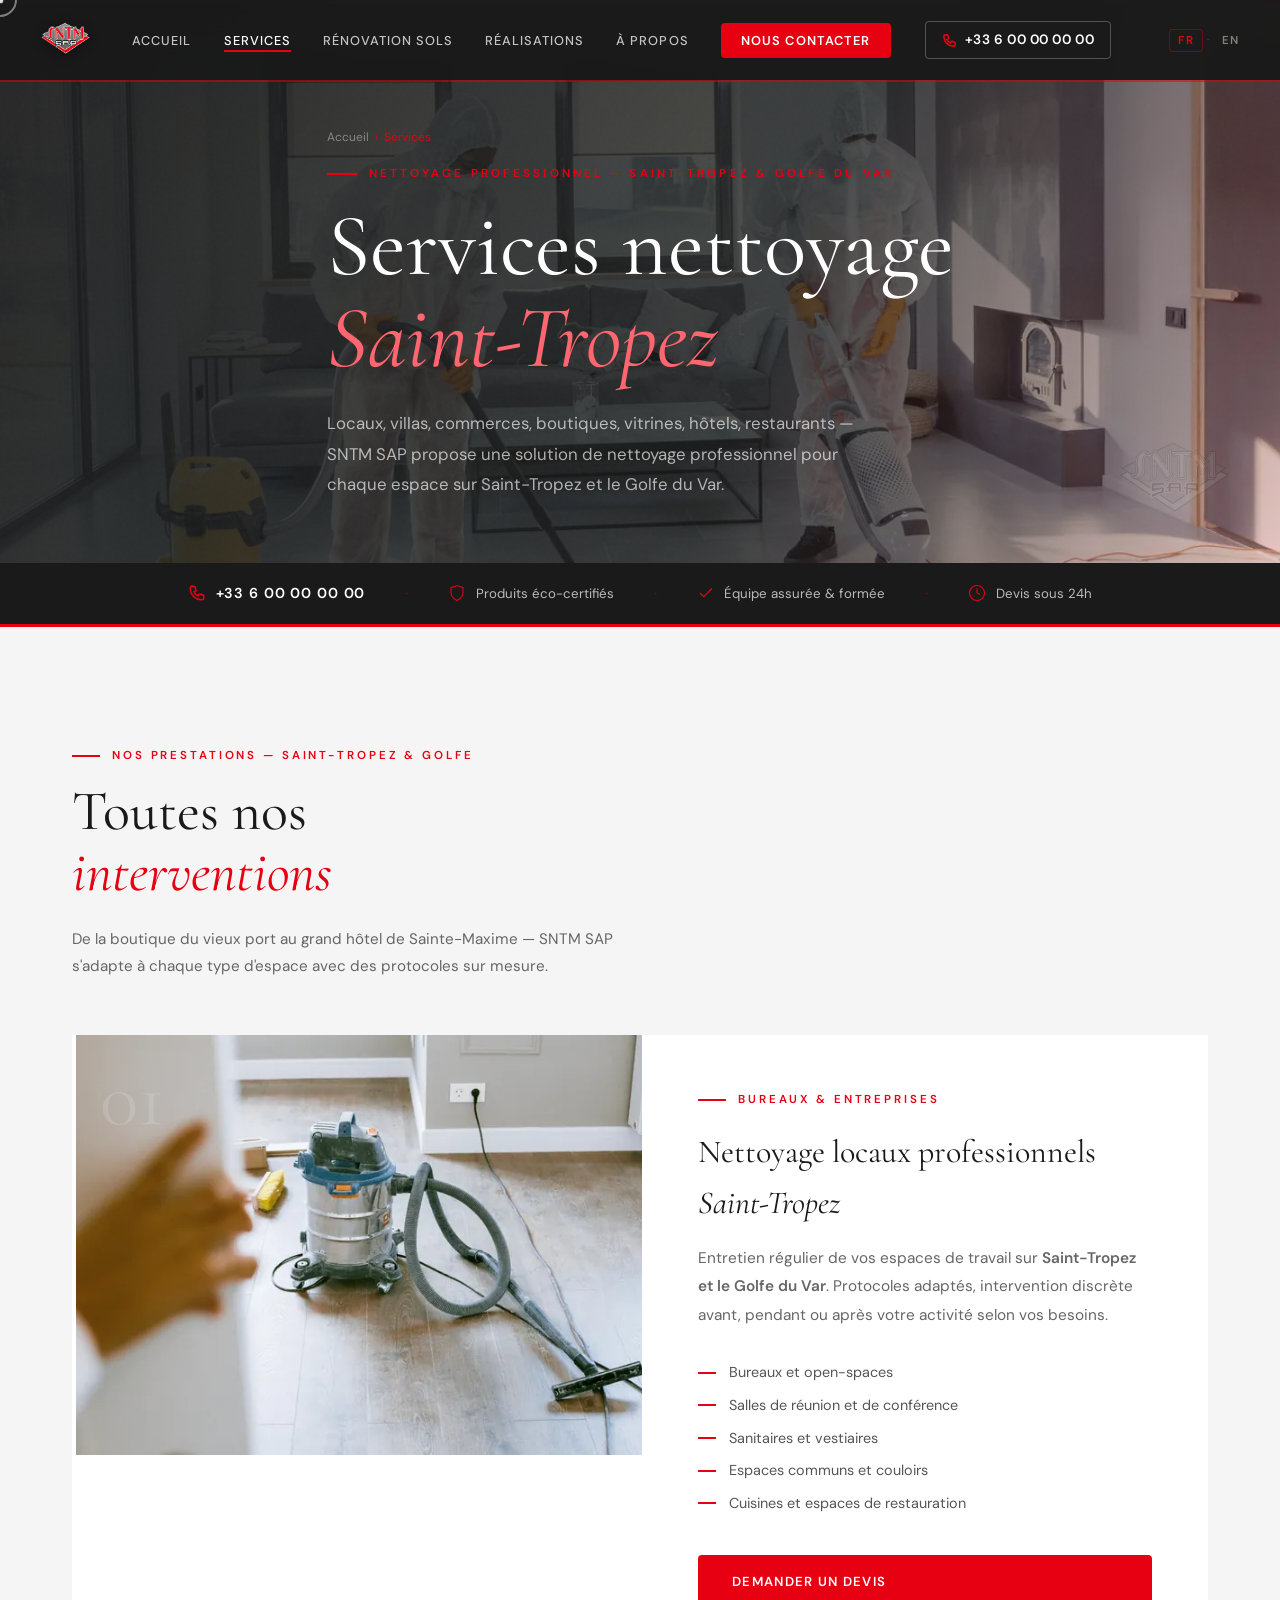
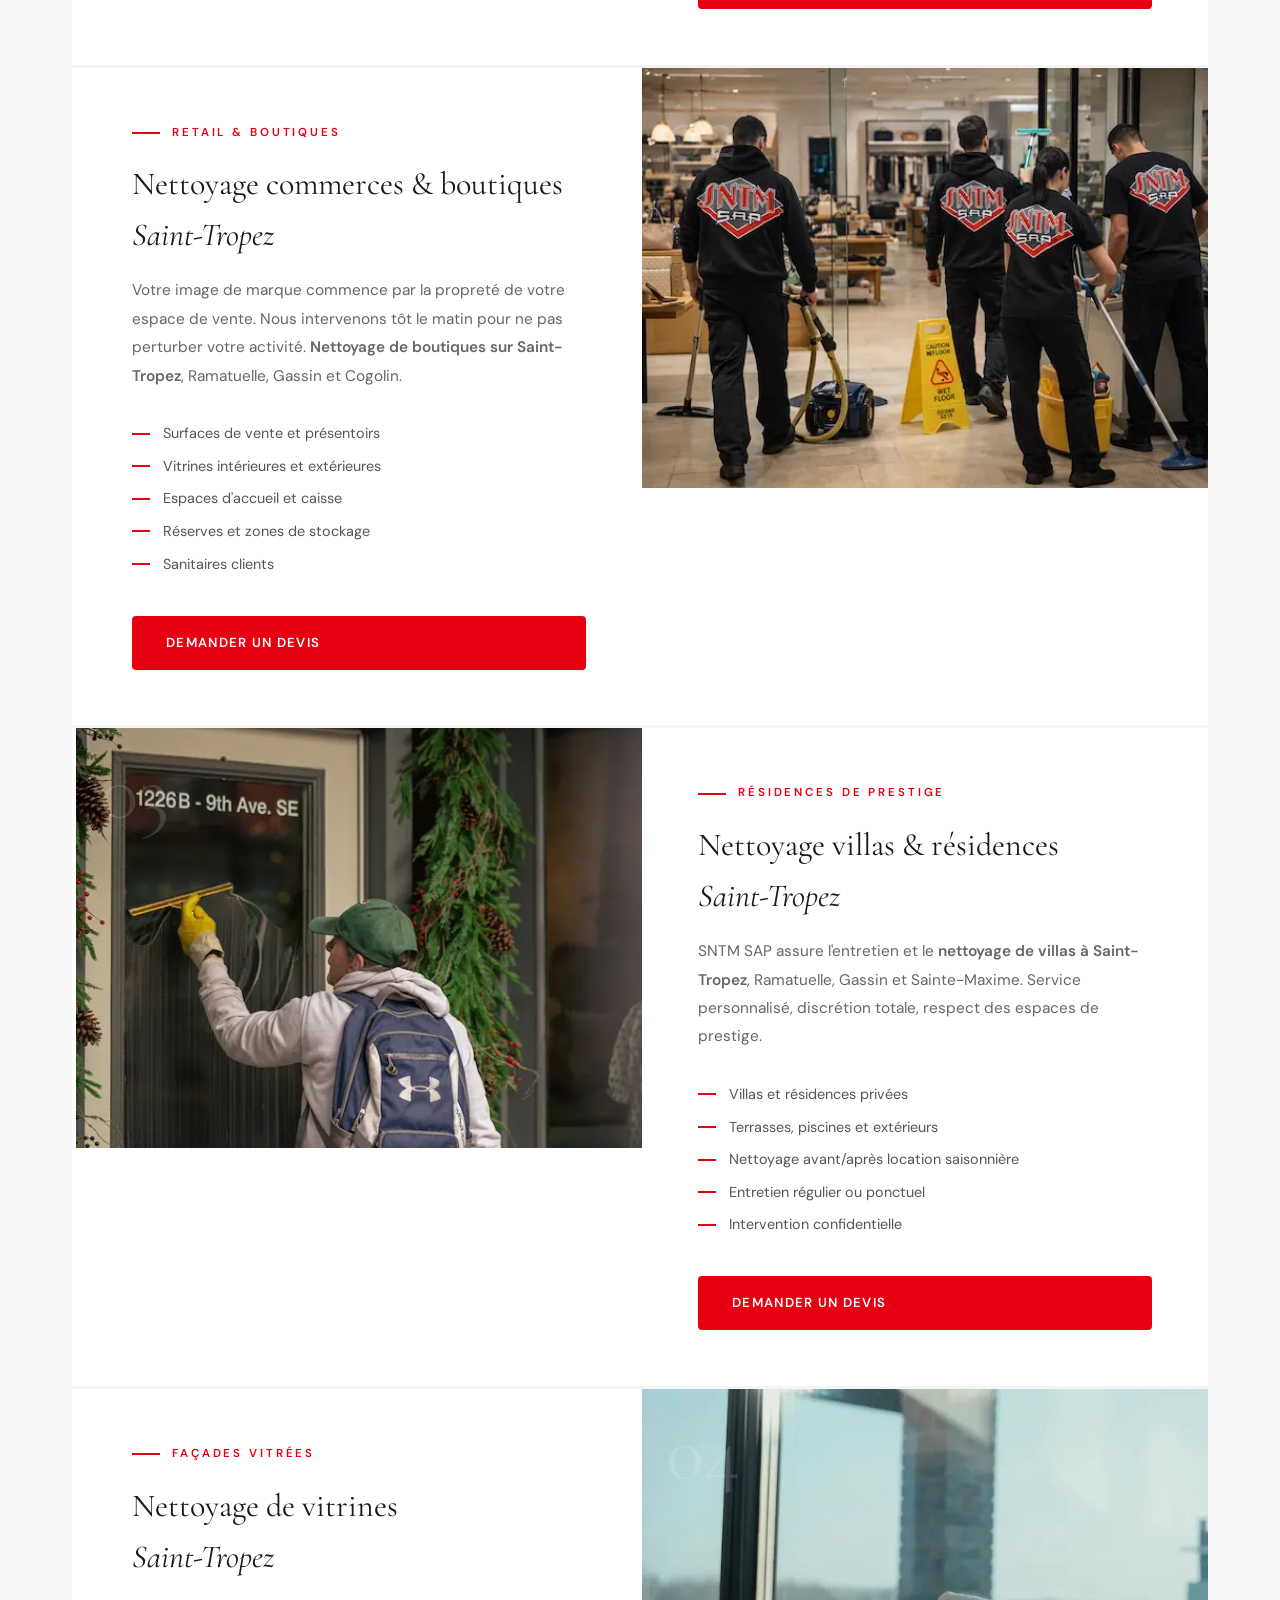
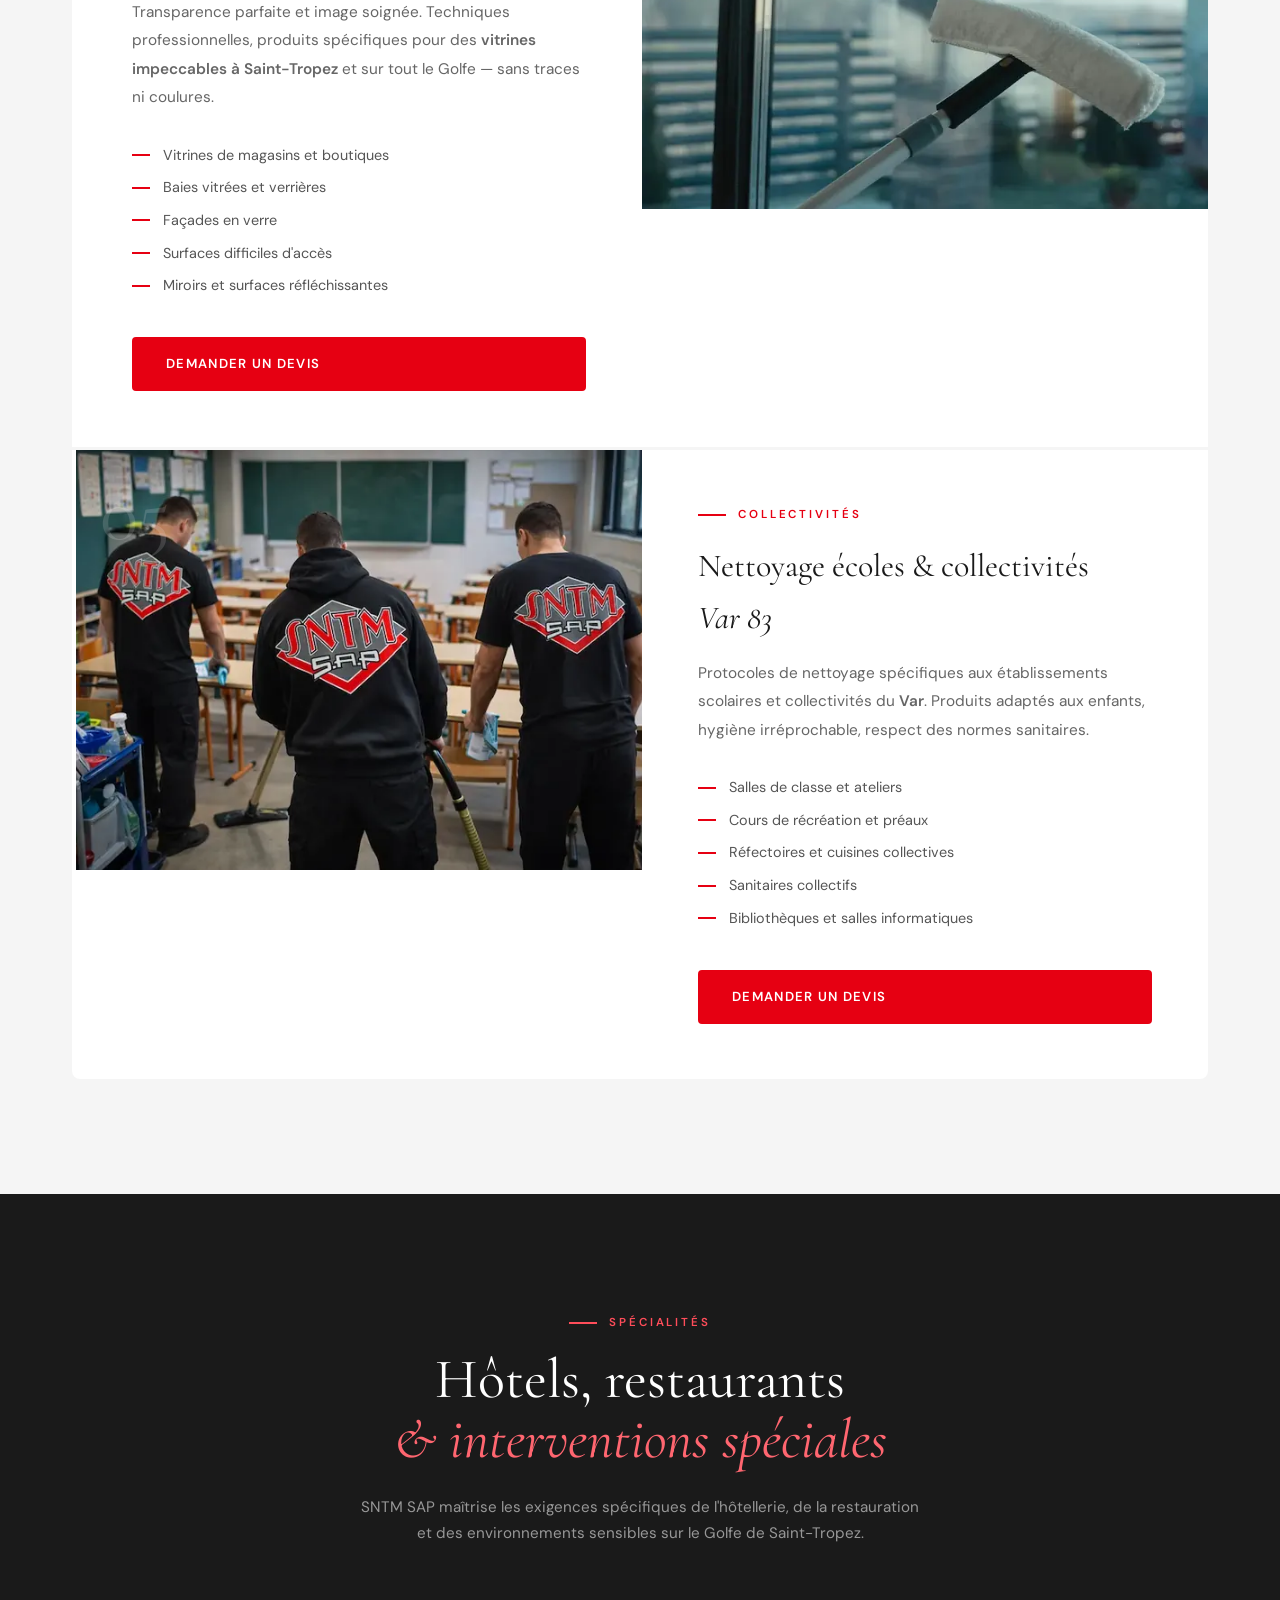
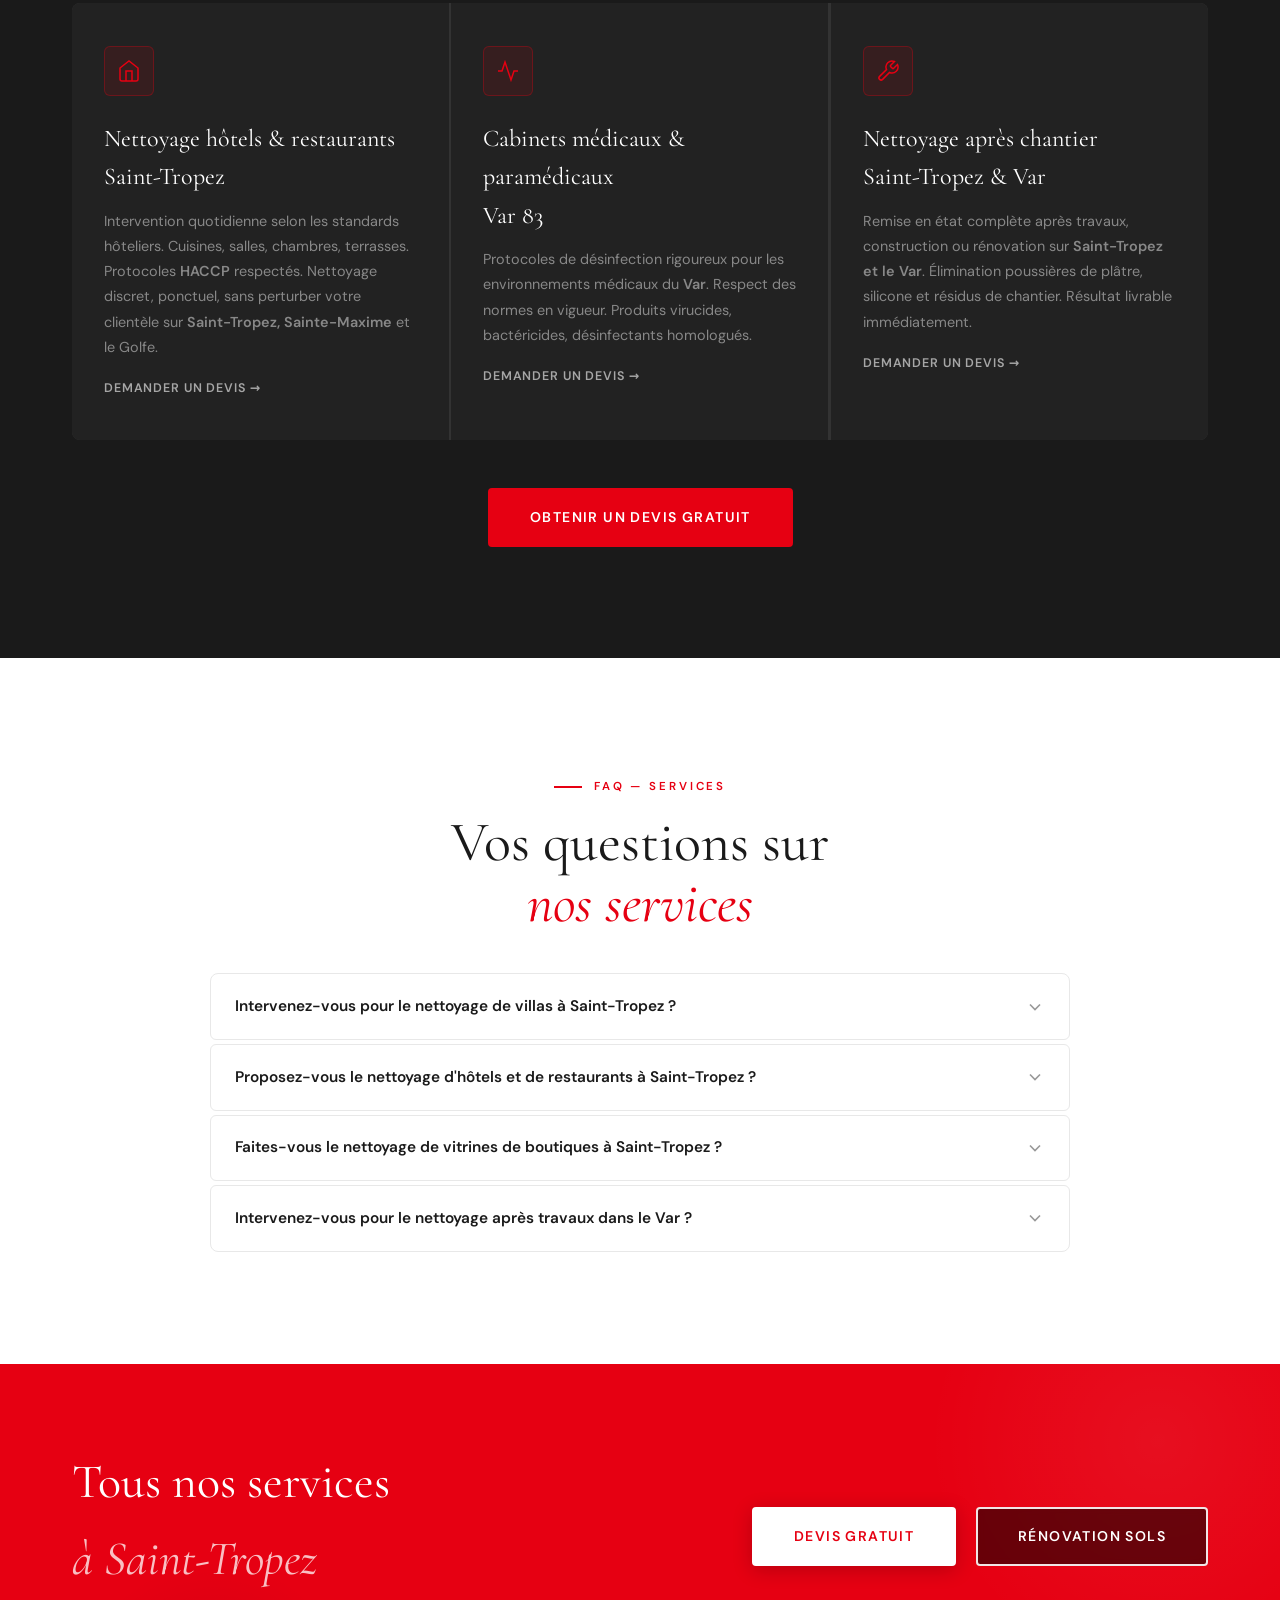
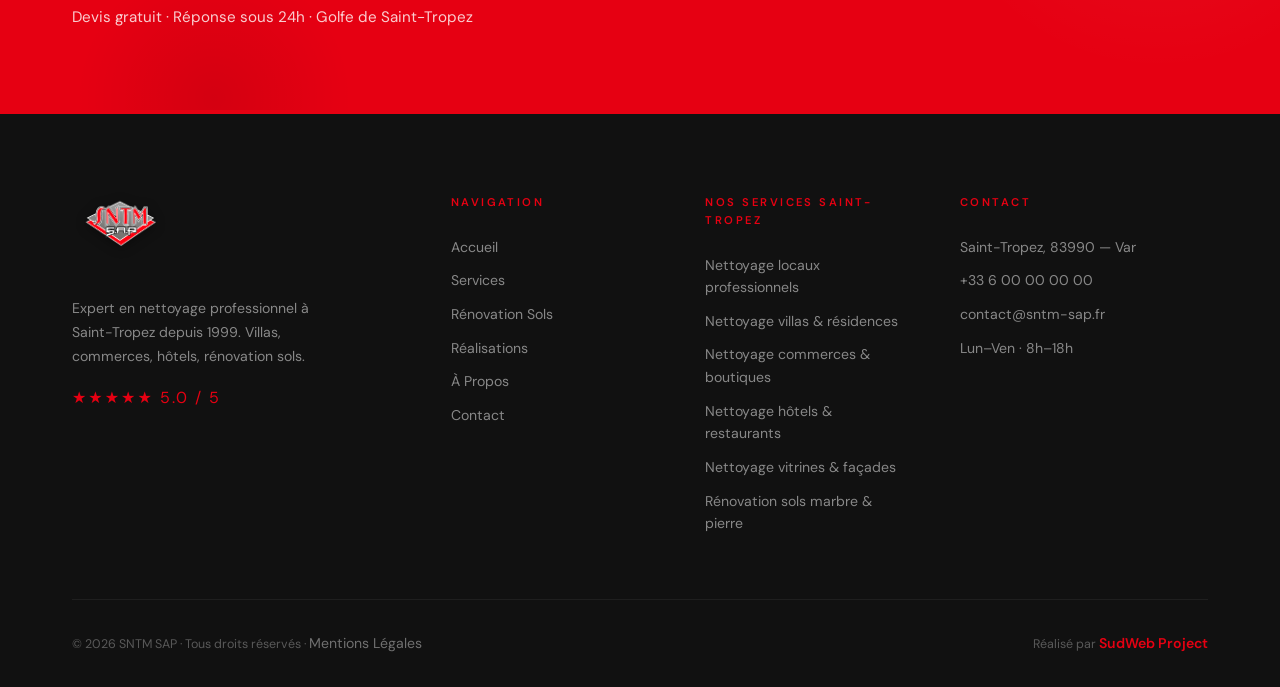
<file: services.html>
<!DOCTYPE html>
<html lang="fr">

<head>
    <meta charset="UTF-8">
    <!-- Favicon & PWA -->
    <link rel="icon" type="image/x-icon" href="images/favicon (2).ico">
    <link rel="icon" type="image/png" sizes="32x32" href="images/favicon-32x32.png">
    <link rel="apple-touch-icon" sizes="180x180" href="images/apple-touch-icon.png">
    <meta name="theme-color" content="#e60012">
    <meta name="viewport" content="width=device-width, initial-scale=1.0">

    <!-- TITLE — 60 chars, services + saint-tropez en premier -->
    <title>Services Nettoyage Saint-Tropez – SNTM SAP | Villas, Commerces, Vitrines</title>

    <!-- META DESC — 158 chars -->
    <meta name="description"
        content="SNTM SAP : nettoyage de locaux, villas, commerces, boutiques, vitrines, hôtels et restaurants à Saint-Tropez et dans le Var. Devis gratuit 24h — Golfe de Saint-Tropez.">

    <meta name="robots" content="index, follow, max-snippet:-1, max-image-preview:large">

    <!-- OPEN GRAPH -->
    <meta property="og:type" content="website">
    <meta property="og:url" content="https://sntm-sap.fr/services.html">
    <meta property="og:title" content="Services Nettoyage Saint-Tropez – SNTM SAP | Villas, Commerces, Vitrines">
    <meta property="og:description"
        content="Locaux, villas, commerces, vitrines, hôtels, restaurants — tous nos services de nettoyage sur le Golfe de Saint-Tropez et le Var.">
    <meta property="og:image" content="https://sntm-sap.fr/images/og-sntm-sap.jpg">
    <meta property="og:image:width" content="1200">
    <meta property="og:image:height" content="630">
    <meta property="og:locale" content="fr_FR">
    <meta property="og:site_name" content="SNTM SAP – Nettoyage Saint-Tropez">

    <!-- TWITTER CARD -->
    <meta name="twitter:card" content="summary_large_image">
    <meta name="twitter:title" content="Services Nettoyage Saint-Tropez – SNTM SAP">
    <meta name="twitter:description"
        content="Locaux, villas, commerces, vitrines, hôtels sur le Golfe de Saint-Tropez. Devis 24h.">
    <meta name="twitter:image" content="https://sntm-sap.fr/images/og-sntm-sap.jpg">

    <!-- KEYWORDS — 1 mot-clé fort par service -->
    <meta name="keywords"
        content="nettoyage locaux professionnels saint-tropez, nettoyage commerces boutiques saint-tropez, nettoyage villas saint-tropez, nettoyage vitrines saint-tropez, nettoyage hôtels saint-tropez, nettoyage restaurants saint-tropez, nettoyage écoles var, entretien locaux golfe saint-tropez, nettoyage après chantier saint-tropez, nettoyage cabinets médicaux var 83, SNTM SAP services nettoyage">

    <!-- GEO -->
    <meta name="geo.region" content="FR-83">
    <meta name="geo.placename" content="Saint-Tropez">
    <meta name="geo.position" content="43.2677;6.6407">
    <meta name="ICBM" content="43.2677, 6.6407">
    <meta name="author" content="SNTM SAP">

    <link rel="canonical" href="https://sntm-sap.fr/services.html">
    <link rel="sitemap" type="application/xml" href="/sitemap.xml">

    <!-- Polices locales -->
    <link rel="preload" href="fonts/cormorant-garamond-v21-latin-regular.woff2" as="font" type="font/woff2" crossorigin>
    <link rel="preload" href="fonts/cormorant-garamond-v21-latin-italic.woff2" as="font" type="font/woff2" crossorigin>
    <link rel="preload" href="fonts/dm-sans-v17-latin-regular.woff2" as="font" type="font/woff2" crossorigin>
    <link rel="preload" href="fonts/dm-sans-v17-latin-500.woff2" as="font" type="font/woff2" crossorigin>
    <link rel="preload" as="image" href="images/services-hero-nettoyage-1200.webp" fetchpriority="high"
        media="(min-width:769px)">
    <link rel="preload" as="image" href="images/services-hero-nettoyage-768.webp" fetchpriority="high"
        media="(max-width:768px)">
    <link rel="stylesheet" href="css/fonts.css">
    <link rel="stylesheet" href="css/style.css">
    <link rel="stylesheet" href="css/pages.css">

    <!-- SCHEMA.ORG — Service enrichi avec tous les services + FAQ -->
    <script type="application/ld+json">
  {
    "@context": "https://schema.org",
    "@graph": [
      {
        "@type": "Service",
        "@id": "https://sntm-sap.fr/services.html#service",
        "name": "Nettoyage professionnel Saint-Tropez & Golfe du Var",
        "provider": {
          "@type": "LocalBusiness",
          "@id": "https://sntm-sap.fr/#business",
          "name": "SNTM SAP",
          "telephone": "+33600000000",
          "address": {
            "@type": "PostalAddress",
            "addressLocality": "Saint-Tropez",
            "postalCode": "83990",
            "addressRegion": "Var",
            "addressCountry": "FR"
          }
        },
        "areaServed": [
          {"@type": "City", "name": "Saint-Tropez"},
          {"@type": "City", "name": "Ramatuelle"},
          {"@type": "City", "name": "Sainte-Maxime"},
          {"@type": "City", "name": "Grimaud"},
          {"@type": "City", "name": "Cogolin"},
          {"@type": "AdministrativeArea", "name": "Var", "identifier": "FR-83"}
        ],
        "serviceType": "Nettoyage professionnel",
        "hasOfferCatalog": {
          "@type": "OfferCatalog",
          "name": "Services nettoyage professionnel Saint-Tropez",
          "itemListElement": [
            {
              "@type": "Offer",
              "name": "Nettoyage locaux professionnels Saint-Tropez",
              "description": "Entretien régulier bureaux, open-spaces, sanitaires et espaces communs.",
              "url": "https://sntm-sap.fr/services.html#locaux"
            },
            {
              "@type": "Offer",
              "name": "Nettoyage commerces et boutiques Saint-Tropez",
              "description": "Nettoyage des espaces de vente, vitrines commerciales et sanitaires clients.",
              "url": "https://sntm-sap.fr/services.html#commerce"
            },
            {
              "@type": "Offer",
              "name": "Nettoyage villas Saint-Tropez",
              "description": "Entretien et nettoyage de villas et résidences de prestige sur le Golfe.",
              "url": "https://sntm-sap.fr/services.html#villas"
            },
            {
              "@type": "Offer",
              "name": "Nettoyage vitrines Saint-Tropez",
              "description": "Nettoyage de vitrines de magasins, baies vitrées et façades en verre.",
              "url": "https://sntm-sap.fr/services.html#vitrines"
            },
            {
              "@type": "Offer",
              "name": "Nettoyage hôtels et restaurants Saint-Tropez",
              "description": "Intervention quotidienne selon les standards hôteliers et protocoles HACCP.",
              "url": "https://sntm-sap.fr/services.html#hotel"
            },
            {
              "@type": "Offer",
              "name": "Nettoyage écoles et collectivités Var",
              "description": "Protocoles adaptés avec produits écologiques pour les établissements scolaires.",
              "url": "https://sntm-sap.fr/services.html#ecoles"
            },
            {
              "@type": "Offer",
              "name": "Nettoyage après travaux Saint-Tropez",
              "description": "Remise en état complète après chantier, construction ou rénovation.",
              "url": "https://sntm-sap.fr/services.html#apres-travaux"
            }
          ]
        }
      },
      {
        "@type": "FAQPage",
        "mainEntity": [
          {
            "@type": "Question",
            "name": "SNTM SAP fait-il le nettoyage de villas à Saint-Tropez ?",
            "acceptedAnswer": {
              "@type": "Answer",
              "text": "Oui, SNTM SAP assure le nettoyage et l'entretien de villas et résidences de prestige sur Saint-Tropez, Ramatuelle, Gassin, Grimaud et tout le Golfe. Service confidentiel et personnalisé."
            }
          },
          {
            "@type": "Question",
            "name": "Intervenez-vous pour le nettoyage d'hôtels à Saint-Tropez ?",
            "acceptedAnswer": {
              "@type": "Answer",
              "text": "Oui, SNTM SAP intervient pour le nettoyage d'hôtels et de restaurants à Saint-Tropez et Sainte-Maxime. Protocoles HACCP, respect des normes d'hygiène strictes, intervention quotidienne possible."
            }
          },
          {
            "@type": "Question",
            "name": "Proposez-vous le nettoyage de vitrines à Saint-Tropez ?",
            "acceptedAnswer": {
              "@type": "Answer",
              "text": "Oui, SNTM SAP réalise le nettoyage de vitrines de boutiques, baies vitrées et façades en verre sur Saint-Tropez et tout le Golfe de Saint-Tropez."
            }
          },
          {
            "@type": "Question",
            "name": "SNTM SAP intervient-il pour le nettoyage après travaux ?",
            "acceptedAnswer": {
              "@type": "Answer",
              "text": "Oui, nous assurons la remise en état complète après chantier, construction ou rénovation sur Saint-Tropez et le Var. Élimination des poussières de plâtre, silicone et résidus de travaux."
            }
          }
        ]
      },
      {
        "@type": "BreadcrumbList",
        "itemListElement": [
          {"@type": "ListItem", "position": 1, "name": "Accueil", "item": "https://sntm-sap.fr/"},
          {"@type": "ListItem", "position": 2, "name": "Services", "item": "https://sntm-sap.fr/services.html"}
        ]
      }
    ]
  }
  </script>
</head>

<body>

    <div class="cursor-dot" id="cursorDot"></div>
    <div class="cursor-ring" id="cursorRing"></div>

    <nav class="nav" id="nav">
        <div class="nav-inner">
            <a href="index.html" class="nav-logo" aria-label="SNTM SAP - Nettoyage Saint-Tropez - Accueil">
                <img src="images/logo SNTM sans fond.webp" alt="SNTM SAP nettoyage professionnel Saint-Tropez"
                    class="nav-logo-img" width="120" height="52" fetchpriority="low">
            </a>
            <ul class="nav-links">
                <li><a href="index.html" class="nav-link">Accueil</a></li>
                <li><a href="services.html" class="nav-link active">Services</a></li>
                <li><a href="sols.html" class="nav-link">Rénovation Sols</a></li>
                <li><a href="realisations.html" class="nav-link">Réalisations</a></li>
                <li><a href="apropos.html" class="nav-link">À Propos</a></li>
                <li><a href="contact.html" class="nav-link nav-cta">Nous contacter</a></li>
            </ul>
            <a href="tel:+33600000000" class="nav-tel" aria-label="Appeler SNTM SAP">
                <svg width="15" height="15" viewBox="0 0 24 24" fill="none" stroke="currentColor" stroke-width="2.5">
                    <path
                        d="M3 5a2 2 0 012-2h3.28a1 1 0 01.948.684l1.498 4.493a1 1 0 01-.502 1.21l-2.257 1.13a11.042 11.042 0 005.516 5.516l1.13-2.257a1 1 0 011.21-.502l4.493 1.498a1 1 0 01.684.949V19a2 2 0 01-2 2h-1C9.716 21 3 14.284 3 6V5z" />
                </svg>
                <span>+33 6 00 00 00 00</span>
            </a>
            <div class="nav-lang">
                <button class="lang-btn active" data-lang="fr">FR</button>
                <span class="lang-sep">·</span>
                <button class="lang-btn" data-lang="en">EN</button>
                <div id="google_translate_element" style="display:none"></div>
            </div>
            <button class="burger" id="burger" aria-label="Menu">
                <span></span><span></span><span></span>
            </button>
        </div>
    </nav>

    <div class="mobile-overlay" id="mobileOverlay"></div>
    <div class="mobile-menu" id="mobileMenu">
        <div class="mobile-menu-logo">
            <img src="images/logo SNTM sans fond.webp" alt="SNTM SAP" width="120" height="52" loading="lazy">
        </div>
        <a href="tel:+33600000000" class="mobile-menu-tel">
            <svg width="16" height="16" viewBox="0 0 24 24" fill="none" stroke="currentColor" stroke-width="2.5">
                <path
                    d="M3 5a2 2 0 012-2h3.28a1 1 0 01.948.684l1.498 4.493a1 1 0 01-.502 1.21l-2.257 1.13a11.042 11.042 0 005.516 5.516l1.13-2.257a1 1 0 011.21-.502l4.493 1.498a1 1 0 01.684.949V19a2 2 0 01-2 2h-1C9.716 21 3 14.284 3 6V5z" />
            </svg>
            +33 6 00 00 00 00
        </a>
        <ul>
            <li><a href="index.html" class="mobile-link">Accueil</a></li>
            <li><a href="services.html" class="mobile-link">Services</a></li>
            <li><a href="sols.html" class="mobile-link">Rénovation Sols</a></li>
            <li><a href="realisations.html" class="mobile-link">Réalisations</a></li>
            <li><a href="apropos.html" class="mobile-link">À Propos</a></li>
            <li><a href="contact.html" class="mobile-link cta">Nous contacter</a></li>
        </ul>
    </div>

    <main>

        <!-- PAGE HERO — H1 avec "nettoyage saint-tropez" -->
        <header class="page-hero" aria-label="Services nettoyage professionnel Saint-Tropez SNTM SAP">
            <img src="images/services-hero-nettoyage-1200.webp" srcset="images/services-hero-nettoyage-768.webp 768w,
                images/services-hero-nettoyage-1200.webp 1200w" sizes="100vw"
                alt="Services nettoyage professionnel Saint-Tropez — SNTM SAP" class="page-hero-img-direct" width="1200"
                height="800" loading="eager" fetchpriority="high" decoding="sync">
            <div class="page-hero-overlay"></div>
            <div class="page-hero-noise"></div>
            <div class="page-hero-logo-mark" aria-hidden="true">
                <img src="images/logo SNTM sans fond.webp" alt="" width="200" height="86" loading="lazy">
            </div>
            <div class="container page-hero-content">
                <nav class="breadcrumb" aria-label="Fil d'Ariane">
                    <a href="index.html">Accueil</a>
                    <span class="breadcrumb-sep">›</span>
                    <span>Services</span>
                </nav>
                <div class="page-hero-eyebrow" data-reveal>Nettoyage Professionnel — Saint-Tropez & Golfe du Var</div>
                <!-- H1 avec mots-clés -->
                <h1 data-reveal data-d="1">Services nettoyage<br><em>Saint-Tropez</em></h1>
                <p class="page-hero-desc" data-reveal data-d="2">
                    Locaux, villas, commerces, boutiques, vitrines, hôtels, restaurants — SNTM SAP propose une solution
                    de nettoyage professionnel pour chaque espace sur Saint-Tropez et le Golfe du Var.
                </p>
            </div>
        </header>

        <!-- TRUST STRIP avec téléphone -->
        <div class="trust-strip">
            <div class="trust-strip-inner">
                <a href="tel:+33600000000" class="trust-item trust-tel" aria-label="Appeler SNTM SAP">
                    <svg width="18" height="18" viewBox="0 0 24 24" fill="none" stroke="currentColor" stroke-width="2">
                        <path
                            d="M3 5a2 2 0 012-2h3.28a1 1 0 01.948.684l1.498 4.493a1 1 0 01-.502 1.21l-2.257 1.13a11.042 11.042 0 005.516 5.516l1.13-2.257a1 1 0 011.21-.502l4.493 1.498a1 1 0 01.684.949V19a2 2 0 01-2 2h-1C9.716 21 3 14.284 3 6V5z" />
                    </svg>
                    <span class="trust-tel-num">+33 6 00 00 00 00</span>
                </a>
                <div class="trust-sep">·</div>
                <div class="trust-item"><svg width="18" height="18" viewBox="0 0 24 24" fill="none"
                        stroke="currentColor" stroke-width="1.5">
                        <path d="M12 22s8-4 8-10V5l-8-3-8 3v7c0 6 8 10 8 10z" />
                    </svg><span>Produits éco-certifiés</span></div>
                <div class="trust-sep">·</div>
                <div class="trust-item"><svg width="18" height="18" viewBox="0 0 24 24" fill="none"
                        stroke="currentColor" stroke-width="1.5">
                        <polyline points="20 6 9 17 4 12" />
                    </svg><span>Équipe assurée &amp; formée</span></div>
                <div class="trust-sep">·</div>
                <div class="trust-item"><svg width="18" height="18" viewBox="0 0 24 24" fill="none"
                        stroke="currentColor" stroke-width="1.5">
                        <circle cx="12" cy="12" r="10" />
                        <polyline points="12 6 12 12 16 14" />
                    </svg><span>Devis sous 24h</span></div>
            </div>
        </div>

        <!-- SERVICES PRINCIPAUX — H3 avec mots-clés locaux -->
        <section class="services-list" aria-label="Liste des services nettoyage Saint-Tropez">
            <div class="container">
                <div data-reveal style="margin-bottom:3.5rem">
                    <div class="s-tag">Nos Prestations — Saint-Tropez &amp; Golfe</div>
                    <h2 class="s-title">Toutes nos<br><em>interventions</em></h2>
                    <p style="color:#666;font-size:.95rem;max-width:560px;margin-top:.75rem;line-height:1.75">
                        De la boutique du vieux port au grand hôtel de Sainte-Maxime — SNTM SAP s'adapte à chaque type
                        d'espace avec des protocoles sur mesure.
                    </p>
                </div>

                <!-- 01 — LOCAUX -->
                <div class="service-block" id="locaux">
                    <div class="service-block-img">
                        <img src="images/nettoyage locaux professionnels-700.webp"
                            alt="Nettoyage locaux professionnels bureaux Saint-Tropez Var — SNTM SAP" loading="lazy"
                            width="700" height="500">
                        <span class="service-block-img-num">01</span>
                    </div>
                    <div class="service-block-body" data-reveal>
                        <div class="s-tag">Bureaux &amp; Entreprises</div>
                        <!-- H3 avec mot-clé local -->
                        <h3>Nettoyage locaux professionnels<br><em>Saint-Tropez</em></h3>
                        <p>Entretien régulier de vos espaces de travail sur <strong>Saint-Tropez et le Golfe du
                                Var</strong>. Protocoles adaptés, intervention discrète avant, pendant ou après votre
                            activité selon vos besoins.</p>
                        <ul class="service-features">
                            <li class="service-feat">Bureaux et open-spaces</li>
                            <li class="service-feat">Salles de réunion et de conférence</li>
                            <li class="service-feat">Sanitaires et vestiaires</li>
                            <li class="service-feat">Espaces communs et couloirs</li>
                            <li class="service-feat">Cuisines et espaces de restauration</li>
                        </ul>
                        <a href="contact.html" class="btn btn-red">Demander un devis</a>
                    </div>
                </div>

                <!-- 02 — COMMERCES -->
                <div class="service-block reverse" id="commerce">
                    <div class="service-block-img">
                        <img src="images/nettoyage commerce-700.webp"
                            alt="Nettoyage commerces boutiques vitrines Saint-Tropez — entreprise SNTM SAP"
                            loading="lazy" width="700" height="500">
                        <span class="service-block-img-num">02</span>
                    </div>
                    <div class="service-block-body" data-reveal>
                        <div class="s-tag">Retail &amp; Boutiques</div>
                        <h3>Nettoyage commerces &amp; boutiques<br><em>Saint-Tropez</em></h3>
                        <p>Votre image de marque commence par la propreté de votre espace de vente. Nous intervenons tôt
                            le matin pour ne pas perturber votre activité. <strong>Nettoyage de boutiques sur
                                Saint-Tropez</strong>, Ramatuelle, Gassin et Cogolin.</p>
                        <ul class="service-features">
                            <li class="service-feat">Surfaces de vente et présentoirs</li>
                            <li class="service-feat">Vitrines intérieures et extérieures</li>
                            <li class="service-feat">Espaces d'accueil et caisse</li>
                            <li class="service-feat">Réserves et zones de stockage</li>
                            <li class="service-feat">Sanitaires clients</li>
                        </ul>
                        <a href="contact.html" class="btn btn-red">Demander un devis</a>
                    </div>
                </div>

                <!-- 03 — VILLAS -->
                <div class="service-block" id="villas">
                    <div class="service-block-img">
                        <img src="images/nettoyage vitres homme-700.webp"
                            alt="Nettoyage villas résidences prestige Saint-Tropez Ramatuelle Golfe" loading="lazy"
                            width="700" height="500">
                        <span class="service-block-img-num">03</span>
                    </div>
                    <div class="service-block-body" data-reveal>
                        <div class="s-tag">Résidences de prestige</div>
                        <!-- H3 fort pour SEO villas -->
                        <h3>Nettoyage villas &amp; résidences<br><em>Saint-Tropez</em></h3>
                        <p>SNTM SAP assure l'entretien et le <strong>nettoyage de villas à Saint-Tropez</strong>,
                            Ramatuelle, Gassin et Sainte-Maxime. Service personnalisé, discrétion totale, respect des
                            espaces de prestige.</p>
                        <ul class="service-features">
                            <li class="service-feat">Villas et résidences privées</li>
                            <li class="service-feat">Terrasses, piscines et extérieurs</li>
                            <li class="service-feat">Nettoyage avant/après location saisonnière</li>
                            <li class="service-feat">Entretien régulier ou ponctuel</li>
                            <li class="service-feat">Intervention confidentielle</li>
                        </ul>
                        <a href="contact.html" class="btn btn-red">Demander un devis</a>
                    </div>
                </div>

                <!-- 04 — VITRINES -->
                <div class="service-block reverse" id="vitrines">
                    <div class="service-block-img">
                        <img src="images/nettoyage-vitrines-700.webp"
                            alt="Nettoyage vitrines professionnelles façades boutiques Saint-Tropez Var" loading="lazy"
                            width="700" height="500">
                        <span class="service-block-img-num">04</span>
                    </div>
                    <div class="service-block-body" data-reveal>
                        <div class="s-tag">Façades Vitrées</div>
                        <h3>Nettoyage de vitrines<br><em>Saint-Tropez</em></h3>
                        <p>Transparence parfaite et image soignée. Techniques professionnelles, produits spécifiques
                            pour des <strong>vitrines impeccables à Saint-Tropez</strong> et sur tout le Golfe — sans
                            traces ni coulures.</p>
                        <ul class="service-features">
                            <li class="service-feat">Vitrines de magasins et boutiques</li>
                            <li class="service-feat">Baies vitrées et verrières</li>
                            <li class="service-feat">Façades en verre</li>
                            <li class="service-feat">Surfaces difficiles d'accès</li>
                            <li class="service-feat">Miroirs et surfaces réfléchissantes</li>
                        </ul>
                        <a href="contact.html" class="btn btn-red">Demander un devis</a>
                    </div>
                </div>

                <!-- 05 — ÉCOLES -->
                <div class="service-block" id="ecoles">
                    <div class="service-block-img">
                        <img src="images/nettoyage classe-700.webp"
                            alt="Nettoyage établissements scolaires écoles collectivités Saint-Tropez Var 83"
                            loading="lazy" width="700" height="500">
                        <span class="service-block-img-num">05</span>
                    </div>
                    <div class="service-block-body" data-reveal>
                        <div class="s-tag">Collectivités</div>
                        <h3>Nettoyage écoles &amp; collectivités<br><em>Var 83</em></h3>
                        <p>Protocoles de nettoyage spécifiques aux établissements scolaires et collectivités du
                            <strong>Var</strong>. Produits adaptés aux enfants, hygiène irréprochable, respect des
                            normes sanitaires.
                        </p>
                        <ul class="service-features">
                            <li class="service-feat">Salles de classe et ateliers</li>
                            <li class="service-feat">Cours de récréation et préaux</li>
                            <li class="service-feat">Réfectoires et cuisines collectives</li>
                            <li class="service-feat">Sanitaires collectifs</li>
                            <li class="service-feat">Bibliothèques et salles informatiques</li>
                        </ul>
                        <a href="contact.html" class="btn btn-red">Demander un devis</a>
                    </div>
                </div>

            </div>
        </section>

        <!-- SPÉCIALITÉS PREMIUM — hôtels, restaurants, médical, après travaux -->
        <section class="services-extra" aria-label="Spécialités nettoyage hôtels restaurants Saint-Tropez">
            <div class="container">
                <div data-reveal style="text-align:center">
                    <div class="s-tag light" style="justify-content:center">Spécialités</div>
                    <h2 class="s-title white" style="text-align:center">Hôtels, restaurants<br><em>&amp; interventions
                            spéciales</em></h2>
                    <p
                        style="text-align:center;color:rgba(255,255,255,0.55);font-size:.95rem;max-width:560px;margin:1rem auto 2rem;line-height:1.75">
                        SNTM SAP maîtrise les exigences spécifiques de l'hôtellerie, de la restauration et des
                        environnements sensibles sur le Golfe de Saint-Tropez.
                    </p>
                </div>
                <div class="services-extra-grid">

                    <div class="se-card" data-reveal data-d="1" id="hotel">
                        <div class="se-icon"><svg width="24" height="24" viewBox="0 0 24 24" fill="none"
                                stroke="currentColor" stroke-width="1.5">
                                <path d="M3 9l9-7 9 7v11a2 2 0 01-2 2H5a2 2 0 01-2-2z" />
                                <polyline points="9 22 9 12 15 12 15 22" />
                            </svg></div>
                        <!-- H3 avec mots-clés hôtels + restaurants -->
                        <h3>Nettoyage hôtels &amp; restaurants<br>Saint-Tropez</h3>
                        <p>Intervention quotidienne selon les standards hôteliers. Cuisines, salles, chambres,
                            terrasses. Protocoles <strong>HACCP</strong> respectés. Nettoyage discret, ponctuel, sans
                            perturber votre clientèle sur <strong>Saint-Tropez, Sainte-Maxime</strong> et le Golfe.</p>
                        <a href="contact.html" class="se-cta">Demander un devis →</a>
                    </div>

                    <div class="se-card" data-reveal data-d="2">
                        <div class="se-icon"><svg width="24" height="24" viewBox="0 0 24 24" fill="none"
                                stroke="currentColor" stroke-width="1.5">
                                <path d="M22 12h-4l-3 9L9 3l-3 9H2" />
                            </svg></div>
                        <h3>Cabinets médicaux &amp; paramédicaux<br>Var 83</h3>
                        <p>Protocoles de désinfection rigoureux pour les environnements médicaux du
                            <strong>Var</strong>. Respect des normes en vigueur. Produits virucides, bactéricides,
                            désinfectants homologués.
                        </p>
                        <a href="contact.html" class="se-cta">Demander un devis →</a>
                    </div>

                    <div class="se-card" data-reveal data-d="3" id="apres-travaux">
                        <div class="se-icon"><svg width="24" height="24" viewBox="0 0 24 24" fill="none"
                                stroke="currentColor" stroke-width="1.5">
                                <path
                                    d="M14.7 6.3a1 1 0 000 1.4l1.6 1.6a1 1 0 001.4 0l3.77-3.77a6 6 0 01-7.94 7.94l-6.91 6.91a2.12 2.12 0 01-3-3l6.91-6.91a6 6 0 017.94-7.94l-3.76 3.76z" />
                            </svg></div>
                        <h3>Nettoyage après chantier<br>Saint-Tropez &amp; Var</h3>
                        <p>Remise en état complète après travaux, construction ou rénovation sur <strong>Saint-Tropez et
                                le Var</strong>. Élimination poussières de plâtre, silicone et résidus de chantier.
                            Résultat livrable immédiatement.</p>
                        <a href="contact.html" class="se-cta">Demander un devis →</a>
                    </div>

                </div>
                <div style="text-align:center;margin-top:3rem" data-reveal>
                    <a href="contact.html" class="btn btn-red btn-lg">Obtenir un devis gratuit</a>
                </div>
            </div>
        </section>

        <!-- FAQ SERVICES — rich snippets Google -->
        <section class="home-faq services-faq" aria-label="Questions fréquentes services nettoyage Saint-Tropez">
            <div class="container">
                <div data-reveal style="text-align:center;margin-bottom:2.5rem">
                    <div class="s-tag" style="justify-content:center">FAQ — Services</div>
                    <h2 class="s-title" style="text-align:center">Vos questions sur<br><em>nos services</em></h2>
                </div>
                <div class="faq-grid">

                    <details class="faq-item" data-reveal data-d="1">
                        <summary class="faq-question">
                            <span>Intervenez-vous pour le nettoyage de villas à Saint-Tropez ?</span>
                            <svg class="faq-icon" width="20" height="20" viewBox="0 0 24 24" fill="none"
                                stroke="currentColor" stroke-width="2">
                                <polyline points="6 9 12 15 18 9" />
                            </svg>
                        </summary>
                        <div class="faq-answer">
                            <p>Oui, SNTM SAP assure le <strong>nettoyage de villas</strong> et résidences de prestige
                                sur Saint-Tropez, Ramatuelle, Gassin, Grimaud et Sainte-Maxime. Service personnalisé et
                                confidentiel, adapté aux propriétés de standing.</p>
                        </div>
                    </details>

                    <details class="faq-item" data-reveal data-d="2">
                        <summary class="faq-question">
                            <span>Proposez-vous le nettoyage d'hôtels et de restaurants à Saint-Tropez ?</span>
                            <svg class="faq-icon" width="20" height="20" viewBox="0 0 24 24" fill="none"
                                stroke="currentColor" stroke-width="2">
                                <polyline points="6 9 12 15 18 9" />
                            </svg>
                        </summary>
                        <div class="faq-answer">
                            <p>Oui, nous intervenons pour le <strong>nettoyage d'hôtels et de restaurants</strong> à
                                Saint-Tropez et Sainte-Maxime. Protocoles HACCP, normes d'hygiène strictes, intervention
                                quotidienne ou ponctuelle selon vos besoins.</p>
                        </div>
                    </details>

                    <details class="faq-item" data-reveal data-d="3">
                        <summary class="faq-question">
                            <span>Faites-vous le nettoyage de vitrines de boutiques à Saint-Tropez ?</span>
                            <svg class="faq-icon" width="20" height="20" viewBox="0 0 24 24" fill="none"
                                stroke="currentColor" stroke-width="2">
                                <polyline points="6 9 12 15 18 9" />
                            </svg>
                        </summary>
                        <div class="faq-answer">
                            <p>Oui, le <strong>nettoyage de vitrines</strong> de boutiques et commerces à Saint-Tropez
                                fait partie de nos prestations phares. Baies vitrées, façades en verre, sans traces ni
                                coulures — résultat impeccable garanti.</p>
                        </div>
                    </details>

                    <details class="faq-item" data-reveal data-d="4">
                        <summary class="faq-question">
                            <span>Intervenez-vous pour le nettoyage après travaux dans le Var ?</span>
                            <svg class="faq-icon" width="20" height="20" viewBox="0 0 24 24" fill="none"
                                stroke="currentColor" stroke-width="2">
                                <polyline points="6 9 12 15 18 9" />
                            </svg>
                        </summary>
                        <div class="faq-answer">
                            <p>Oui, nous assurons la <strong>remise en état après chantier</strong> sur Saint-Tropez et
                                dans tout le Var. Poussières de plâtre, résidus de travaux, nettoyage fin de chantier —
                                livraison clé en main.</p>
                        </div>
                    </details>

                </div>
            </div>
        </section>

        <!-- CTA -->
        <section class="home-cta" aria-label="Devis services nettoyage Saint-Tropez">
            <div class="container">
                <div class="home-cta-inner" data-reveal>
                    <div>
                        <h2>Tous nos services<br><em>à Saint-Tropez</em></h2>
                        <p>Devis gratuit · Réponse sous 24h · Golfe de Saint-Tropez</p>
                    </div>
                    <div class="home-cta-btns">
                        <a href="contact.html" class="btn btn-red btn-lg">Devis Gratuit</a>
                        <a href="sols.html" class="btn btn-ghost-white btn-lg">Rénovation Sols</a>
                    </div>
                </div>
            </div>
        </section>

    </main>

    <footer class="footer">
        <div class="container">
            <div class="footer-grid">
                <div class="footer-brand">
                    <a href="index.html" class="footer-logo-link" aria-label="SNTM SAP nettoyage Saint-Tropez">
                        <img src="images/logo SNTM sans fond.webp" alt="Logo SNTM SAP nettoyage Saint-Tropez"
                            class="footer-logo-img" width="160" height="70">
                    </a>
                    <p>Expert en nettoyage professionnel à Saint-Tropez depuis 1999. Villas, commerces, hôtels,
                        rénovation sols.</p>
                    <div class="footer-stars">★★★★★ 5.0 / 5</div>
                </div>
                <div>
                    <h4>Navigation</h4>
                    <ul>
                        <li><a href="index.html">Accueil</a></li>
                        <li><a href="services.html">Services</a></li>
                        <li><a href="sols.html">Rénovation Sols</a></li>
                        <li><a href="realisations.html">Réalisations</a></li>
                        <li><a href="apropos.html">À Propos</a></li>
                        <li><a href="contact.html">Contact</a></li>
                    </ul>
                </div>
                <div>
                    <h4>Nos Services Saint-Tropez</h4>
                    <ul>
                        <li><a href="services.html#locaux">Nettoyage locaux professionnels</a></li>
                        <li><a href="services.html#villas">Nettoyage villas &amp; résidences</a></li>
                        <li><a href="services.html#commerce">Nettoyage commerces &amp; boutiques</a></li>
                        <li><a href="services.html#hotel">Nettoyage hôtels &amp; restaurants</a></li>
                        <li><a href="services.html#vitrines">Nettoyage vitrines &amp; façades</a></li>
                        <li><a href="sols.html">Rénovation sols marbre &amp; pierre</a></li>
                    </ul>
                </div>
                <div>
                    <h4>Contact</h4>
                    <ul>
                        <li>Saint-Tropez, 83990 — Var</li>
                        <li><a href="tel:+33600000000">+33 6 00 00 00 00</a></li>
                        <li><a href="mailto:contact@sntm-sap.fr">contact@sntm-sap.fr</a></li>
                        <li>Lun–Ven · 8h–18h</li>
                    </ul>
                </div>
            </div>
            <div class="footer-bottom">
                <p>© 2026 SNTM SAP · Tous droits réservés · <a href="mentions-legales.html">Mentions Légales</a></p>
                <p class="footer-credit">Réalisé par <a href="https://sudwebproject.com" target="_blank"
                        rel="noopener">SudWeb Project</a></p>
            </div>
        </div>
    </footer>

    <button class="scroll-top" id="scrollTop" aria-label="Retour en haut">
        <svg width="18" height="18" viewBox="0 0 24 24" fill="none" stroke="currentColor" stroke-width="2">
            <polyline points="18 15 12 9 6 15" />
        </svg>
    </button>
    <div class="toast" id="toast"></div>

    <script
        type="text/javascript">function googleTranslateElementInit() { new google.translate.TranslateElement({ pageLanguage: 'fr', includedLanguages: 'en,fr', autoDisplay: false }, 'google_translate_element'); }</script>
    <script src="//translate.google.com/translate_a/element.js?cb=googleTranslateElementInit" defer></script>
    <script src="js/script.js" defer></script>
</body>

</html>
</file>
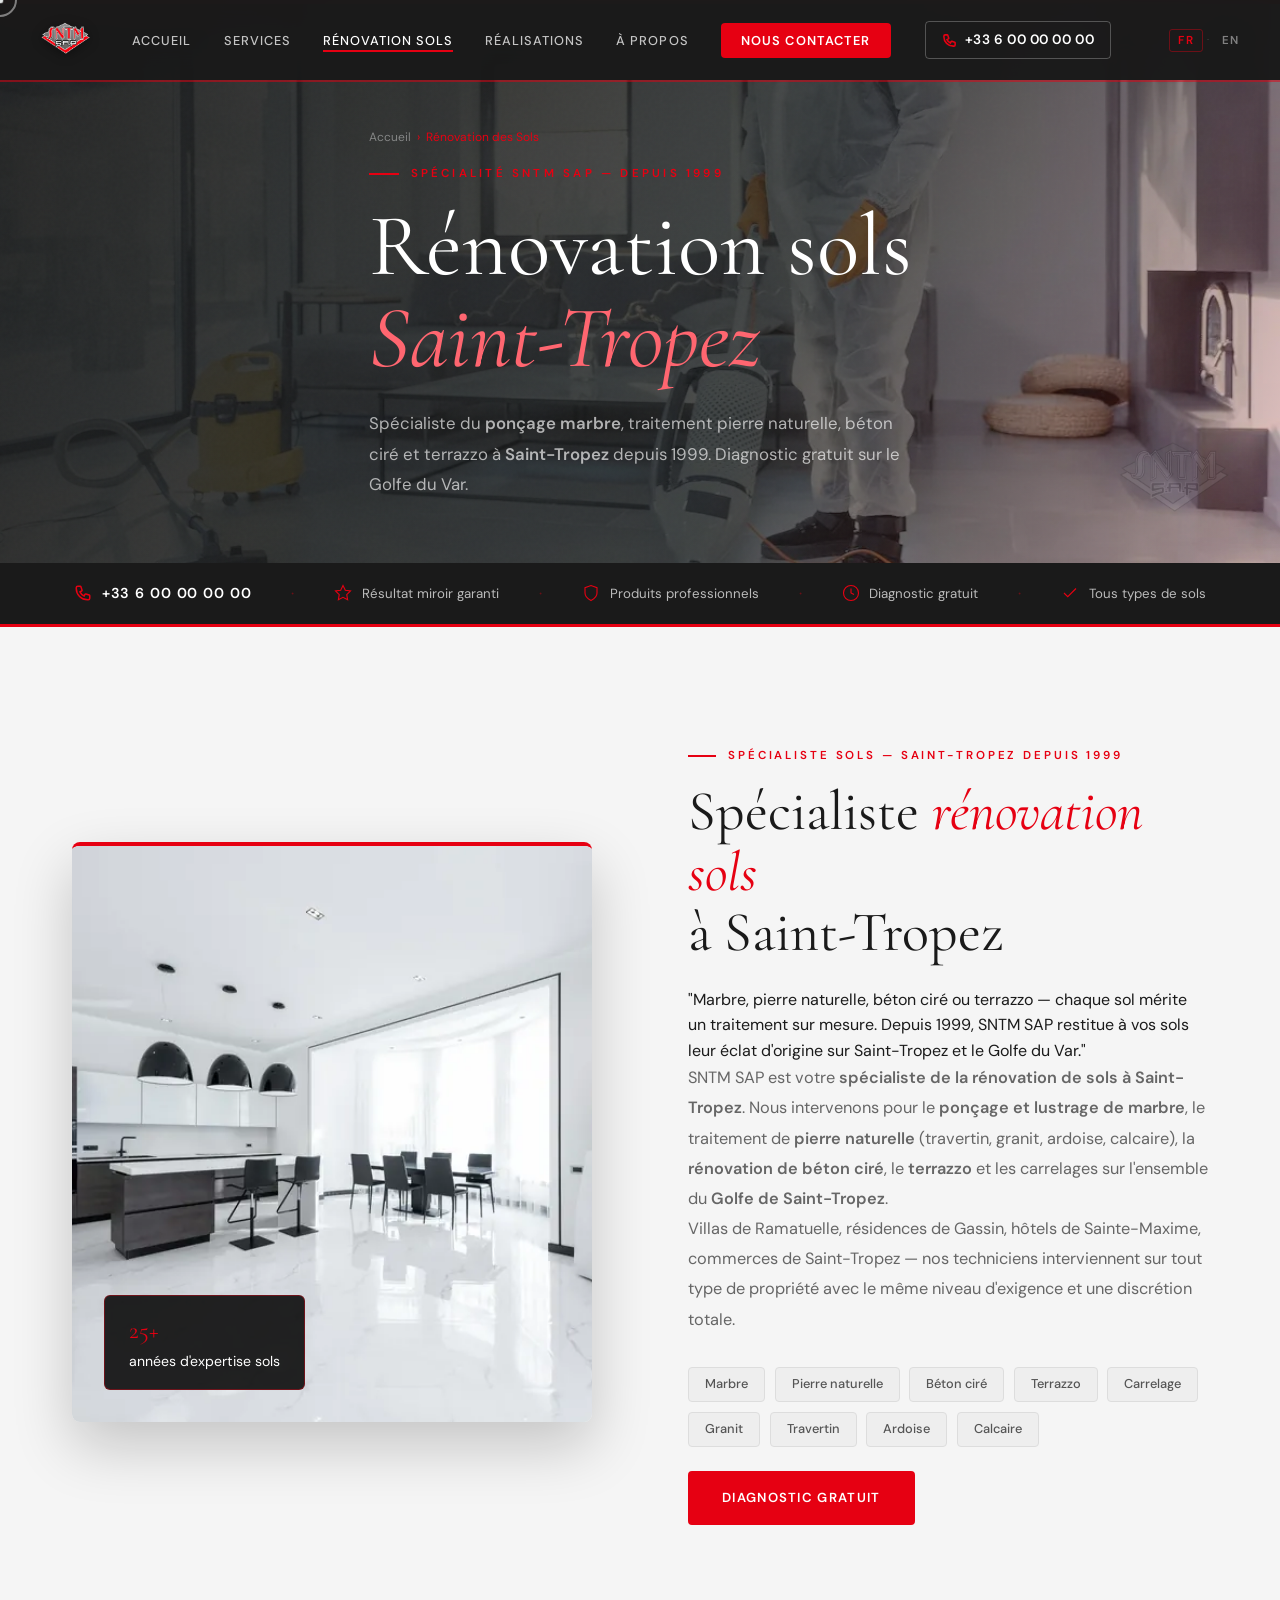
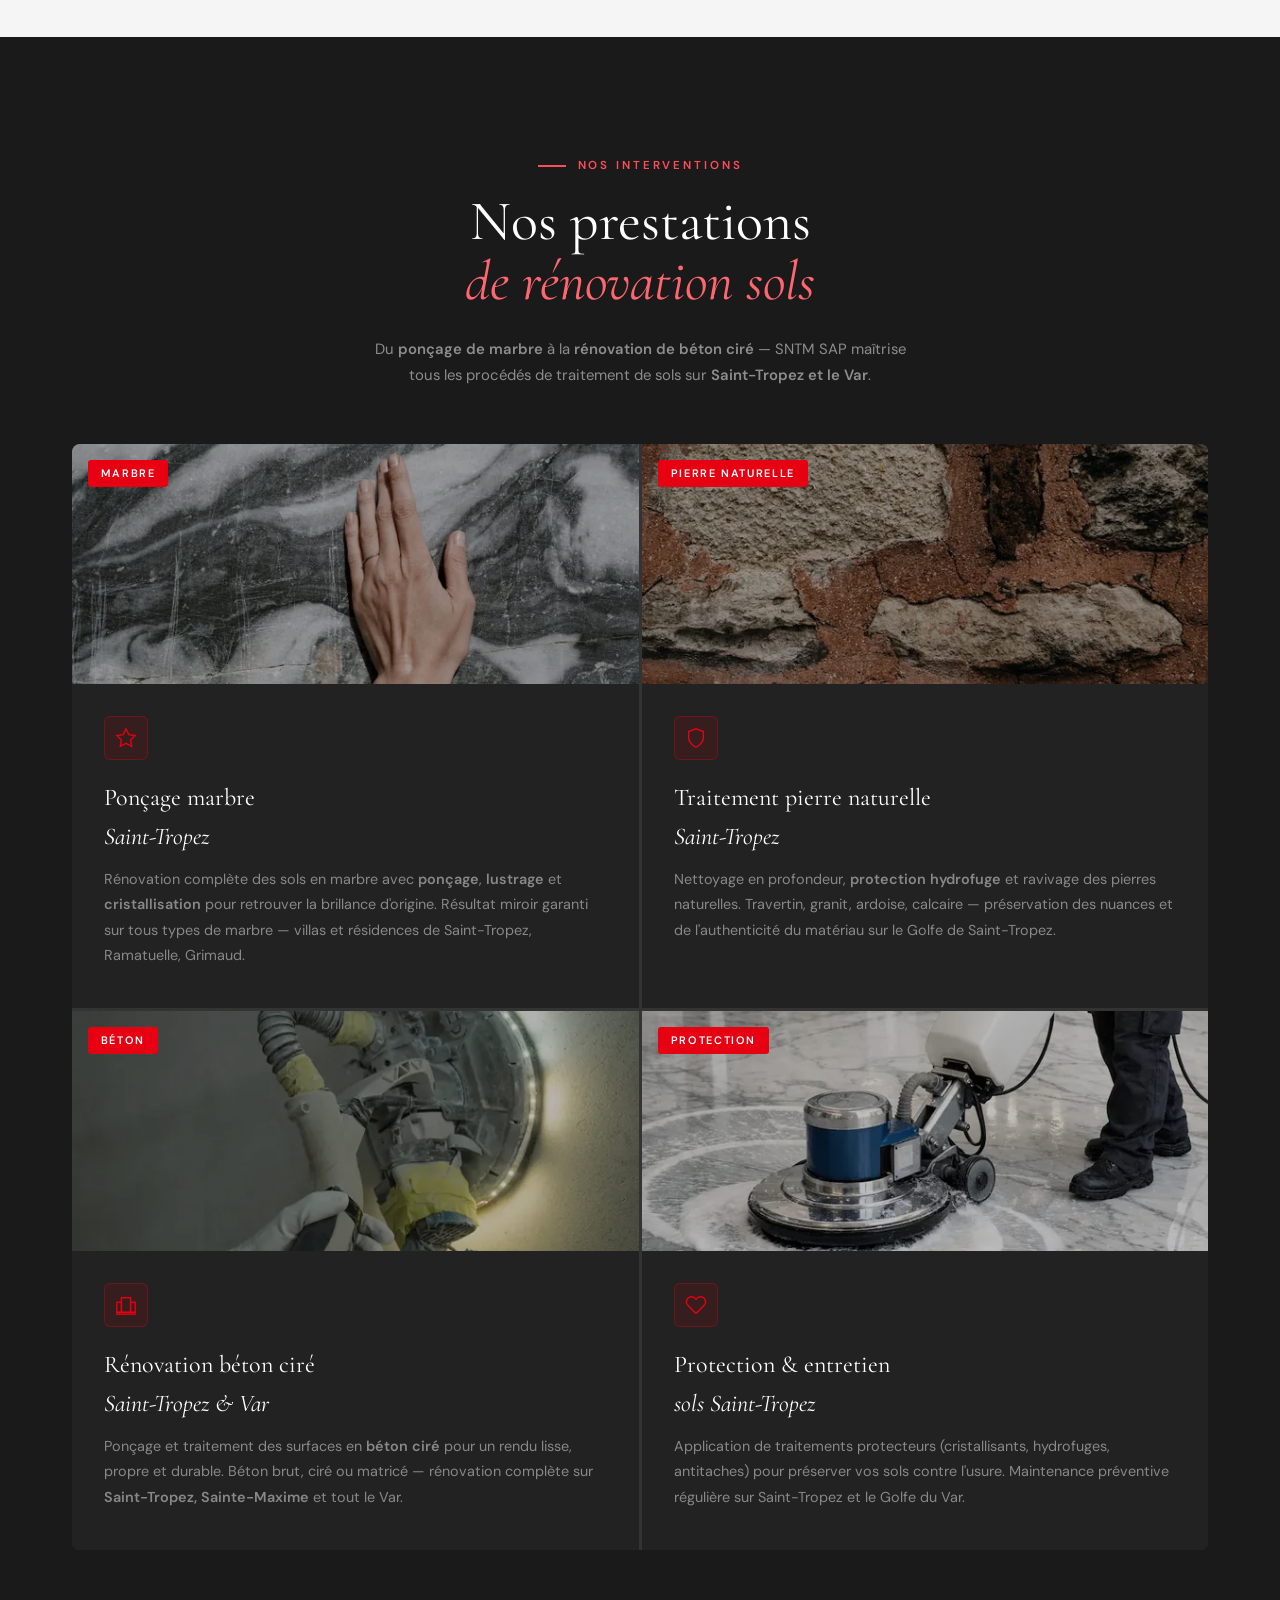
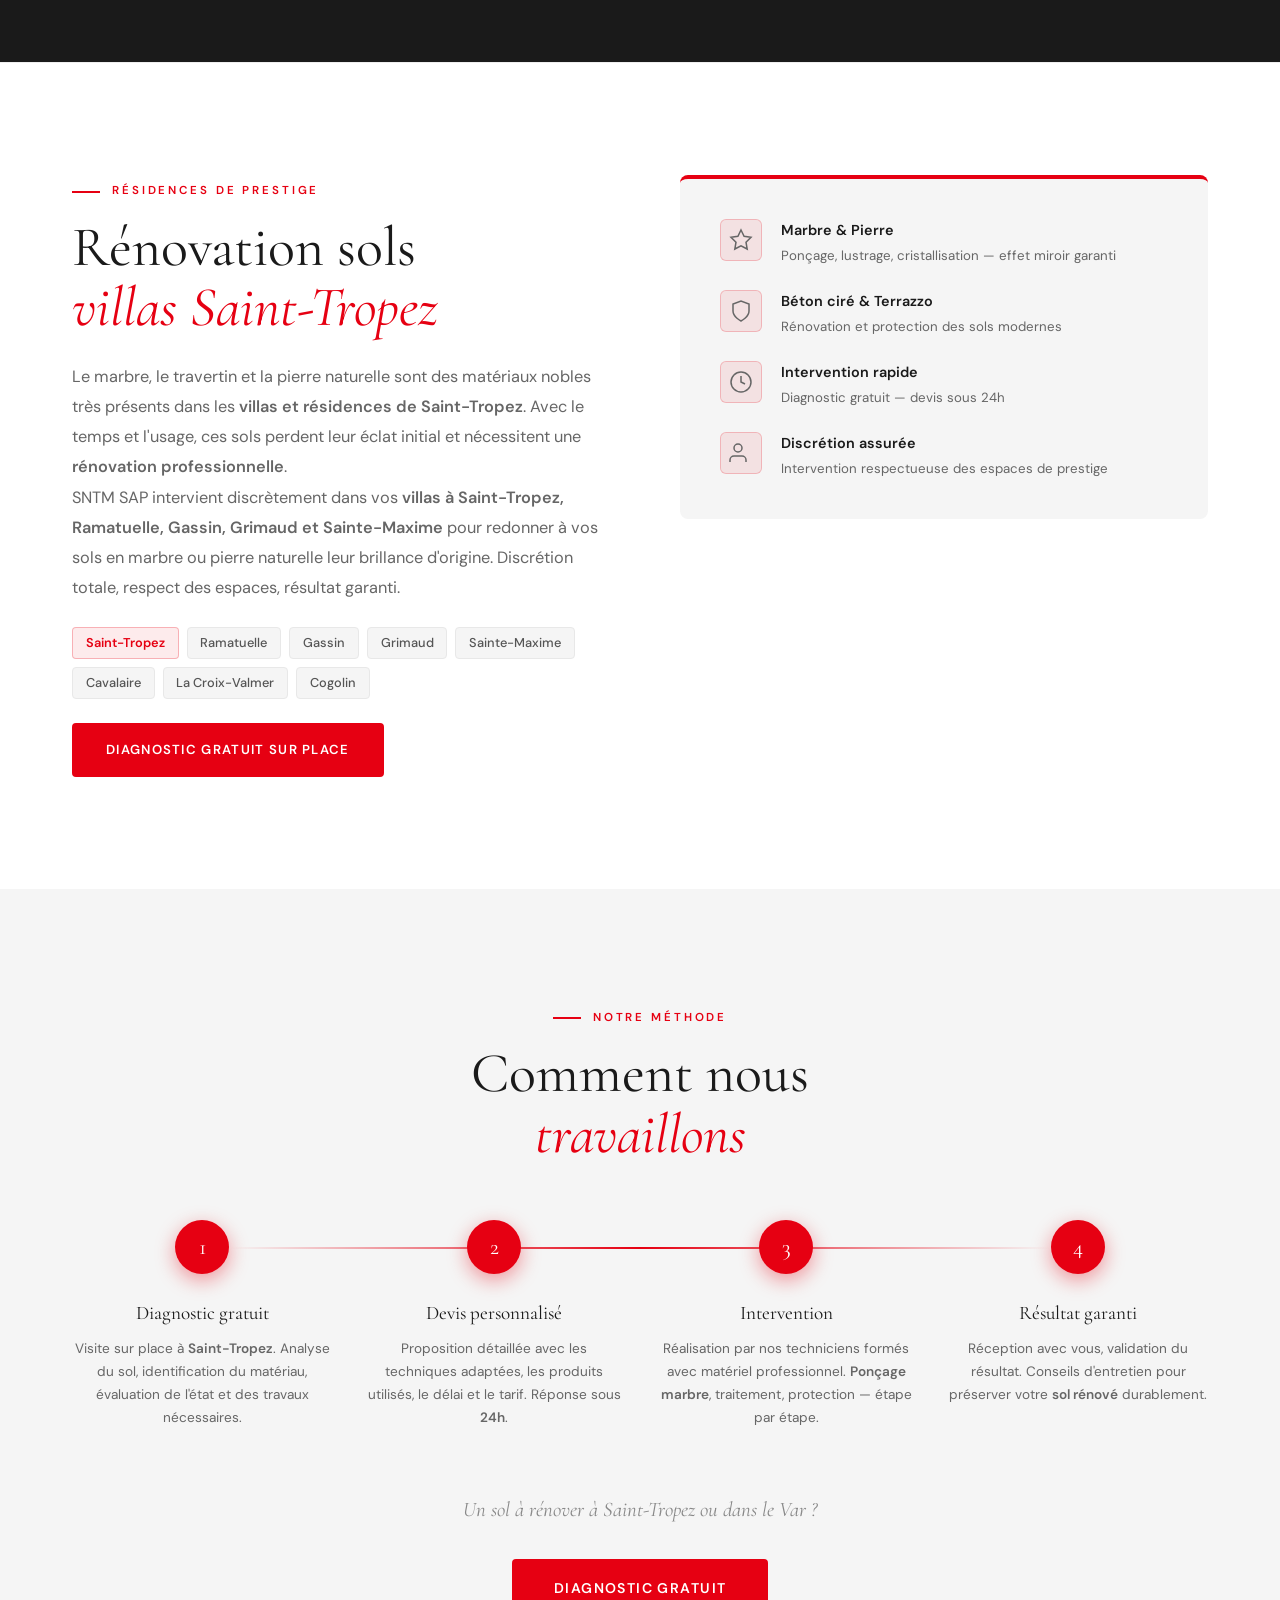
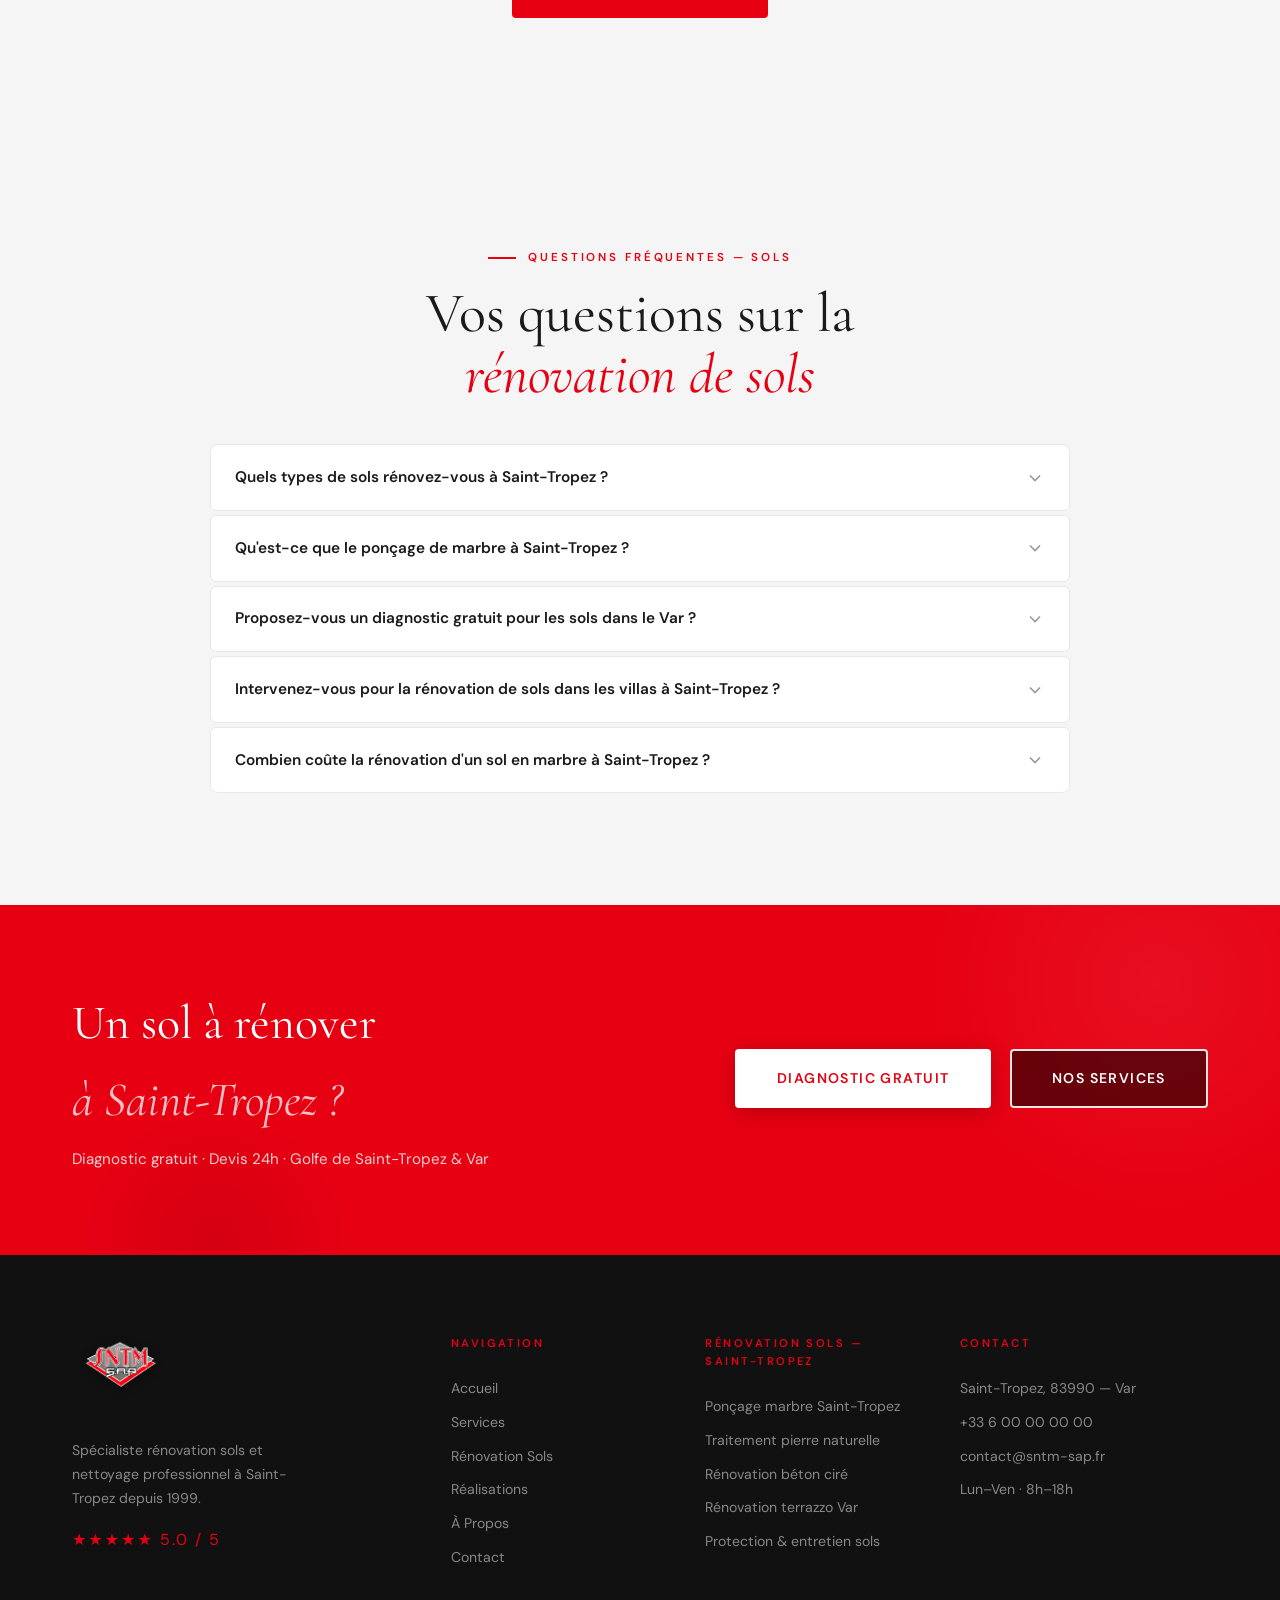
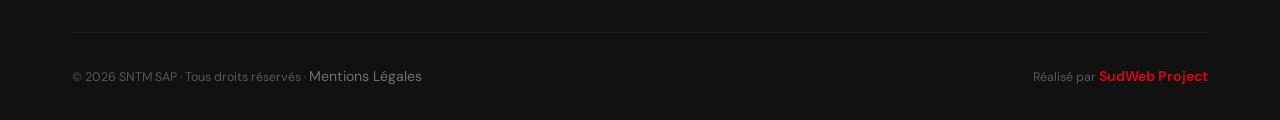
<file: sols.html>
<!DOCTYPE html>
<html lang="fr">

<head>
    <meta charset="UTF-8">
    <!-- Favicon & PWA -->
    <link rel="icon" type="image/x-icon" href="images/favicon (2).ico">
    <link rel="icon" type="image/png" sizes="32x32" href="images/favicon-32x32.png">
    <link rel="apple-touch-icon" sizes="180x180" href="images/apple-touch-icon.png">
    <meta name="theme-color" content="#e60012">
    <meta name="viewport" content="width=device-width, initial-scale=1.0">

    <!-- TITLE — 60 chars, "rénovation sols saint-tropez" en premier -->
    <title>Rénovation Sols Saint-Tropez – SNTM SAP | Ponçage Marbre & Pierre Var</title>

    <!-- META DESC — 158 chars -->
    <meta name="description"
        content="Spécialiste rénovation de sols à Saint-Tropez depuis 1999. Ponçage marbre, lustrage, traitement pierre naturelle, béton ciré, terrazzo. Diagnostic gratuit — Golfe du Var.">

    <meta name="robots" content="index, follow, max-snippet:-1, max-image-preview:large">

    <!-- OPEN GRAPH -->
    <meta property="og:type" content="website">
    <meta property="og:url" content="https://sntm-sap.fr/sols.html">
    <meta property="og:title" content="Rénovation Sols Saint-Tropez – Ponçage Marbre & Pierre | SNTM SAP">
    <meta property="og:description"
        content="Ponçage marbre, traitement pierre naturelle, béton ciré, terrazzo. Spécialiste rénovation sols à Saint-Tropez. Diagnostic gratuit sur le Golfe du Var.">
    <meta property="og:image" content="https://sntm-sap.fr/images/og-sntm-sap.jpg">
    <meta property="og:image:width" content="1200">
    <meta property="og:image:height" content="630">
    <meta property="og:locale" content="fr_FR">
    <meta property="og:site_name" content="SNTM SAP – Nettoyage Saint-Tropez">

    <!-- TWITTER CARD -->
    <meta name="twitter:card" content="summary_large_image">
    <meta name="twitter:title" content="Rénovation Sols Saint-Tropez – SNTM SAP | Marbre & Pierre">
    <meta name="twitter:description"
        content="Ponçage marbre, pierre naturelle, béton ciré. Diagnostic gratuit Saint-Tropez & Var.">
    <meta name="twitter:image" content="https://sntm-sap.fr/images/og-sntm-sap.jpg">

    <!-- KEYWORDS — page phare, mots-clés très denses -->
    <meta name="keywords"
        content="rénovation sols saint-tropez, ponçage marbre saint-tropez, traitement sol marbre saint-tropez, lustrage marbre var, rénovation sol marbre villas saint-tropez, traitement pierre naturelle saint-tropez, rénovation béton ciré saint-tropez, ponçage sol terrazzo var, cristallisation marbre var 83, spécialiste rénovation sols saint-tropez, entretien sols pierre golfe saint-tropez, ponçage marbre ramatuelle sainte-maxime">

    <!-- GEO -->
    <meta name="geo.region" content="FR-83">
    <meta name="geo.placename" content="Saint-Tropez">
    <meta name="geo.position" content="43.2677;6.6407">
    <meta name="ICBM" content="43.2677, 6.6407">
    <meta name="author" content="SNTM SAP">

    <link rel="canonical" href="https://sntm-sap.fr/sols.html">
    <link rel="sitemap" type="application/xml" href="/sitemap.xml">

    <!-- Polices locales -->
    <link rel="preload" href="fonts/cormorant-garamond-v21-latin-regular.woff2" as="font" type="font/woff2" crossorigin>
    <link rel="preload" href="fonts/cormorant-garamond-v21-latin-italic.woff2" as="font" type="font/woff2" crossorigin>
    <link rel="preload" href="fonts/dm-sans-v17-latin-regular.woff2" as="font" type="font/woff2" crossorigin>
    <link rel="preload" href="fonts/dm-sans-v17-latin-500.woff2" as="font" type="font/woff2" crossorigin>
    <link rel="preload" as="image" href="images/hero-traitement-sol-1200.webp" fetchpriority="high"
        media="(min-width:769px)">
    <link rel="preload" as="image" href="images/hero-traitement-sol-768.webp" fetchpriority="high"
        media="(max-width:768px)">
    <link rel="stylesheet" href="css/fonts.css">
    <link rel="stylesheet" href="css/style.css">
    <link rel="stylesheet" href="css/pages.css">

    <!-- SCHEMA.ORG — Service sols enrichi + FAQ sols + areaServed précis -->
    <script type="application/ld+json">
  {
    "@context": "https://schema.org",
    "@graph": [
      {
        "@type": "Service",
        "@id": "https://sntm-sap.fr/sols.html#service",
        "name": "Rénovation et traitement des sols Saint-Tropez",
        "alternateName": ["Ponçage marbre Saint-Tropez", "Traitement pierre naturelle Var", "Rénovation sols Golfe Saint-Tropez"],
        "provider": {
          "@type": "LocalBusiness",
          "@id": "https://sntm-sap.fr/#business",
          "name": "SNTM SAP",
          "foundingDate": "1999"
        },
        "areaServed": [
          {"@type": "City", "name": "Saint-Tropez"},
          {"@type": "City", "name": "Ramatuelle"},
          {"@type": "City", "name": "Gassin"},
          {"@type": "City", "name": "Grimaud"},
          {"@type": "City", "name": "Sainte-Maxime"},
          {"@type": "City", "name": "Cavalaire-sur-Mer"},
          {"@type": "City", "name": "La Croix-Valmer"},
          {"@type": "City", "name": "Cogolin"},
          {"@type": "AdministrativeArea", "name": "Var", "identifier": "FR-83"}
        ],
        "serviceType": ["Ponçage de marbre", "Lustrage marbre", "Cristallisation marbre", "Traitement pierres naturelles", "Rénovation béton ciré", "Renovation terrazzo", "Protection sols"],
        "description": "SNTM SAP, spécialiste de la rénovation de sols à Saint-Tropez depuis 1999. Ponçage marbre, lustrage, cristallisation, traitement pierre naturelle, rénovation béton ciré et terrazzo sur le Golfe de Saint-Tropez et tout le Var.",
        "offers": {
          "@type": "Offer",
          "name": "Diagnostic gratuit rénovation sols Saint-Tropez",
          "description": "Diagnostic et devis gratuit pour tout projet de rénovation de sols dans le Var",
          "priceSpecification": {"@type": "PriceSpecification", "price": "0", "priceCurrency": "EUR", "description": "Diagnostic gratuit sur place"}
        }
      },
      {
        "@type": "FAQPage",
        "mainEntity": [
          {
            "@type": "Question",
            "name": "Quels types de sols rénovez-vous à Saint-Tropez ?",
            "acceptedAnswer": {
              "@type": "Answer",
              "text": "SNTM SAP rénove le marbre, la pierre naturelle (travertin, granit, ardoise, calcaire), le béton ciré, le terrazzo, le carrelage et les parquets sur Saint-Tropez, Ramatuelle, Grimaud, Sainte-Maxime et tout le Golfe du Var."
            }
          },
          {
            "@type": "Question",
            "name": "Qu'est-ce que le ponçage de marbre à Saint-Tropez ?",
            "acceptedAnswer": {
              "@type": "Answer",
              "text": "Le ponçage de marbre consiste à abraser la surface pour éliminer les rayures, taches et micro-rayures. SNTM SAP réalise ensuite un lustrage et une cristallisation pour retrouver un effet miroir parfait. Intervention sur Saint-Tropez, Ramatuelle et tout le Golfe."
            }
          },
          {
            "@type": "Question",
            "name": "Proposez-vous un diagnostic gratuit pour la rénovation de sols dans le Var ?",
            "acceptedAnswer": {
              "@type": "Answer",
              "text": "Oui, SNTM SAP propose un diagnostic gratuit sur place pour analyser l'état de votre sol, identifier le matériau et définir le traitement adapté. Contactez-nous au +33 6 00 00 00 00."
            }
          },
          {
            "@type": "Question",
            "name": "Combien coûte la rénovation d'un sol en marbre à Saint-Tropez ?",
            "acceptedAnswer": {
              "@type": "Answer",
              "text": "Le coût varie selon la superficie, l'état du sol et le type de marbre. SNTM SAP propose un diagnostic et devis gratuit sans engagement. Contactez-nous pour un chiffrage personnalisé sur Saint-Tropez et le Golfe."
            }
          },
          {
            "@type": "Question",
            "name": "Intervenez-vous pour la rénovation de sols dans les villas à Saint-Tropez ?",
            "acceptedAnswer": {
              "@type": "Answer",
              "text": "Oui, SNTM SAP intervient régulièrement pour la rénovation de sols dans les villas et résidences de prestige à Saint-Tropez, Ramatuelle, Gassin et Sainte-Maxime. Discrétion et excellence garanties."
            }
          }
        ]
      },
      {
        "@type": "BreadcrumbList",
        "itemListElement": [
          {"@type": "ListItem", "position": 1, "name": "Accueil", "item": "https://sntm-sap.fr/"},
          {"@type": "ListItem", "position": 2, "name": "Rénovation Sols", "item": "https://sntm-sap.fr/sols.html"}
        ]
      }
    ]
  }
  </script>
</head>

<body>

    <div class="cursor-dot" id="cursorDot"></div>
    <div class="cursor-ring" id="cursorRing"></div>

    <nav class="nav" id="nav">
        <div class="nav-inner">
            <a href="index.html" class="nav-logo" aria-label="SNTM SAP - Nettoyage Saint-Tropez - Accueil">
                <img src="images/logo SNTM sans fond.webp" alt="SNTM SAP rénovation sols Saint-Tropez"
                    class="nav-logo-img" width="120" height="52" fetchpriority="low">
            </a>
            <ul class="nav-links">
                <li><a href="index.html" class="nav-link">Accueil</a></li>
                <li><a href="services.html" class="nav-link">Services</a></li>
                <li><a href="sols.html" class="nav-link active">Rénovation Sols</a></li>
                <li><a href="realisations.html" class="nav-link">Réalisations</a></li>
                <li><a href="apropos.html" class="nav-link">À Propos</a></li>
                <li><a href="contact.html" class="nav-link nav-cta">Nous contacter</a></li>
            </ul>
            <a href="tel:+33600000000" class="nav-tel" aria-label="Appeler SNTM SAP">
                <svg width="15" height="15" viewBox="0 0 24 24" fill="none" stroke="currentColor" stroke-width="2.5">
                    <path
                        d="M3 5a2 2 0 012-2h3.28a1 1 0 01.948.684l1.498 4.493a1 1 0 01-.502 1.21l-2.257 1.13a11.042 11.042 0 005.516 5.516l1.13-2.257a1 1 0 011.21-.502l4.493 1.498a1 1 0 01.684.949V19a2 2 0 01-2 2h-1C9.716 21 3 14.284 3 6V5z" />
                </svg>
                <span>+33 6 00 00 00 00</span>
            </a>
            <div class="nav-lang">
                <button class="lang-btn active" data-lang="fr">FR</button>
                <span class="lang-sep">·</span>
                <button class="lang-btn" data-lang="en">EN</button>
                <div id="google_translate_element" style="display:none"></div>
            </div>
            <button class="burger" id="burger" aria-label="Menu">
                <span></span><span></span><span></span>
            </button>
        </div>
    </nav>

    <div class="mobile-overlay" id="mobileOverlay"></div>
    <div class="mobile-menu" id="mobileMenu">
        <div class="mobile-menu-logo">
            <img src="images/logo SNTM sans fond.webp" alt="SNTM SAP" width="120" height="52" loading="lazy">
        </div>
        <a href="tel:+33600000000" class="mobile-menu-tel">
            <svg width="16" height="16" viewBox="0 0 24 24" fill="none" stroke="currentColor" stroke-width="2.5">
                <path
                    d="M3 5a2 2 0 012-2h3.28a1 1 0 01.948.684l1.498 4.493a1 1 0 01-.502 1.21l-2.257 1.13a11.042 11.042 0 005.516 5.516l1.13-2.257a1 1 0 011.21-.502l4.493 1.498a1 1 0 01.684.949V19a2 2 0 01-2 2h-1C9.716 21 3 14.284 3 6V5z" />
            </svg>
            +33 6 00 00 00 00
        </a>
        <ul>
            <li><a href="index.html" class="mobile-link">Accueil</a></li>
            <li><a href="services.html" class="mobile-link">Services</a></li>
            <li><a href="sols.html" class="mobile-link">Rénovation Sols</a></li>
            <li><a href="realisations.html" class="mobile-link">Réalisations</a></li>
            <li><a href="apropos.html" class="mobile-link">À Propos</a></li>
            <li><a href="contact.html" class="mobile-link cta">Nous contacter</a></li>
        </ul>
    </div>

    <main>

        <!-- PAGE HERO — H1 avec "rénovation sols saint-tropez" -->
        <header class="page-hero" aria-label="Rénovation sols marbre pierre Saint-Tropez SNTM SAP">
            <img src="images/hero-traitement-sol-1200.webp" srcset="images/hero-traitement-sol-768.webp 768w,
                images/hero-traitement-sol-1200.webp 1200w" sizes="100vw"
                alt="Rénovation sols marbre pierre Saint-Tropez — SNTM SAP" class="page-hero-img-direct" width="1200"
                height="800" loading="eager" fetchpriority="high" decoding="sync">
            <div class="page-hero-overlay"></div>
            <div class="page-hero-noise"></div>
            <div class="page-hero-logo-mark" aria-hidden="true">
                <img src="images/logo SNTM sans fond.webp" alt="" width="200" height="86" loading="lazy">
            </div>
            <div class="container page-hero-content">
                <nav class="breadcrumb" aria-label="Fil d'Ariane">
                    <a href="index.html">Accueil</a>
                    <span class="breadcrumb-sep">›</span>
                    <span>Rénovation des Sols</span>
                </nav>
                <div class="page-hero-eyebrow" data-reveal>Spécialité SNTM SAP — Depuis 1999</div>
                <!-- H1 avec mots-clés principaux -->
                <h1 data-reveal data-d="1">Rénovation sols<br><em>Saint-Tropez</em></h1>
                <p class="page-hero-desc" data-reveal data-d="2">
                    Spécialiste du <strong>ponçage marbre</strong>, traitement pierre naturelle, béton ciré et terrazzo
                    à <strong>Saint-Tropez</strong> depuis 1999. Diagnostic gratuit sur le Golfe du Var.
                </p>
            </div>
        </header>

        <!-- TRUST STRIP avec téléphone -->
        <div class="trust-strip">
            <div class="trust-strip-inner">
                <a href="tel:+33600000000" class="trust-item trust-tel" aria-label="Appeler SNTM SAP">
                    <svg width="18" height="18" viewBox="0 0 24 24" fill="none" stroke="currentColor" stroke-width="2">
                        <path
                            d="M3 5a2 2 0 012-2h3.28a1 1 0 01.948.684l1.498 4.493a1 1 0 01-.502 1.21l-2.257 1.13a11.042 11.042 0 005.516 5.516l1.13-2.257a1 1 0 011.21-.502l4.493 1.498a1 1 0 01.684.949V19a2 2 0 01-2 2h-1C9.716 21 3 14.284 3 6V5z" />
                    </svg>
                    <span class="trust-tel-num">+33 6 00 00 00 00</span>
                </a>
                <div class="trust-sep">·</div>
                <div class="trust-item"><svg width="18" height="18" viewBox="0 0 24 24" fill="none"
                        stroke="currentColor" stroke-width="1.5">
                        <polygon
                            points="12 2 15.09 8.26 22 9.27 17 14.14 18.18 21.02 12 17.77 5.82 21.02 7 14.14 2 9.27 8.91 8.26 12 2" />
                    </svg><span>Résultat miroir garanti</span></div>
                <div class="trust-sep">·</div>
                <div class="trust-item"><svg width="18" height="18" viewBox="0 0 24 24" fill="none"
                        stroke="currentColor" stroke-width="1.5">
                        <path d="M12 22s8-4 8-10V5l-8-3-8 3v7c0 6 8 10 8 10z" />
                    </svg><span>Produits professionnels</span></div>
                <div class="trust-sep">·</div>
                <div class="trust-item"><svg width="18" height="18" viewBox="0 0 24 24" fill="none"
                        stroke="currentColor" stroke-width="1.5">
                        <circle cx="12" cy="12" r="10" />
                        <polyline points="12 6 12 12 16 14" />
                    </svg><span>Diagnostic gratuit</span></div>
                <div class="trust-sep">·</div>
                <div class="trust-item"><svg width="18" height="18" viewBox="0 0 24 24" fill="none"
                        stroke="currentColor" stroke-width="1.5">
                        <polyline points="20 6 9 17 4 12" />
                    </svg><span>Tous types de sols</span></div>
            </div>
        </div>

        <!-- INTRO — texte SEO dense avec tous les matériaux + localisation -->
        <section class="sols-intro" aria-label="Spécialiste rénovation sols saint-tropez SNTM SAP">
            <div class="container">
                <div class="sols-intro-grid">
                    <div class="sols-intro-img" data-reveal>
                        <img src="images/renovation-sol-marbre-800.webp"
                            alt="Rénovation sol marbre ponçage Saint-Tropez Ramatuelle Var — SNTM SAP" loading="lazy">
                        <div class="sols-intro-img-label">
                            <strong>25+</strong> années d'expertise sols
                        </div>
                    </div>
                    <div class="sols-intro-text" data-reveal>
                        <div class="s-tag">Spécialiste sols — Saint-Tropez depuis 1999</div>
                        <!-- H2 avec mots-clés -->
                        <h2 class="s-title">Spécialiste <em>rénovation sols</em><br>à Saint-Tropez</h2>
                        <blockquote>
                            "Marbre, pierre naturelle, béton ciré ou terrazzo — chaque sol mérite un traitement sur
                            mesure. Depuis 1999, SNTM SAP restitue à vos sols leur éclat d'origine sur Saint-Tropez et
                            le Golfe du Var."
                        </blockquote>
                        <!-- Texte SEO dense -->
                        <p class="s-desc">
                            SNTM SAP est votre <strong>spécialiste de la rénovation de sols à Saint-Tropez</strong>.
                            Nous intervenons pour le <strong>ponçage et lustrage de marbre</strong>, le traitement de
                            <strong>pierre naturelle</strong> (travertin, granit, ardoise, calcaire), la
                            <strong>rénovation de béton ciré</strong>, le <strong>terrazzo</strong> et les carrelages
                            sur l'ensemble du <strong>Golfe de Saint-Tropez</strong>.
                        </p>
                        <p class="s-desc">
                            Villas de Ramatuelle, résidences de Gassin, hôtels de Sainte-Maxime, commerces de
                            Saint-Tropez — nos techniciens interviennent sur tout type de propriété avec le même niveau
                            d'exigence et une discrétion totale.
                        </p>
                        <!-- Matériaux sous forme de chips indexables -->
                        <div class="sols-matieres">
                            <span class="sol-matiere">Marbre</span>
                            <span class="sol-matiere">Pierre naturelle</span>
                            <span class="sol-matiere">Béton ciré</span>
                            <span class="sol-matiere">Terrazzo</span>
                            <span class="sol-matiere">Carrelage</span>
                            <span class="sol-matiere">Granit</span>
                            <span class="sol-matiere">Travertin</span>
                            <span class="sol-matiere">Ardoise</span>
                            <span class="sol-matiere">Calcaire</span>
                        </div>
                        <a href="contact.html" class="btn btn-red" style="margin-top:1.5rem">Diagnostic gratuit</a>
                    </div>
                </div>
            </div>
        </section>

        <!-- PRESTATIONS SOLS — H3 avec mots-clés locaux -->
        <section class="sols-prestations" aria-label="Prestations rénovation sols Saint-Tropez Var">
            <div class="container">
                <div data-reveal style="text-align:center;margin-bottom:0">
                    <div class="s-tag light" style="justify-content:center">Nos Interventions</div>
                    <h2 class="s-title white" style="text-align:center">Nos prestations<br><em>de rénovation sols</em>
                    </h2>
                    <p
                        style="text-align:center;color:rgba(255,255,255,0.5);font-size:.93rem;max-width:540px;margin:1rem auto 0;line-height:1.75">
                        Du <strong>ponçage de marbre</strong> à la <strong>rénovation de béton ciré</strong> — SNTM SAP
                        maîtrise tous les procédés de traitement de sols sur <strong>Saint-Tropez et le Var</strong>.
                    </p>
                </div>
                <div class="sols-grid" style="margin-top:3.5rem">

                    <article class="sol-card" data-reveal data-d="1" id="marbre">
                        <div class="sol-card-img">
                            <img src="images/traitement-marbre-600.webp"
                                alt="Ponçage marbre lustrage cristallisation Saint-Tropez Ramatuelle Var — avant après"
                                loading="lazy" width="600" height="400">
                            <span class="sol-card-tag">Marbre</span>
                        </div>
                        <div class="sol-card-body">
                            <div class="sol-card-icon"><svg width="22" height="22" viewBox="0 0 24 24" fill="none"
                                    stroke="currentColor" stroke-width="1.5">
                                    <polygon
                                        points="12 2 15.09 8.26 22 9.27 17 14.14 18.18 21.02 12 17.77 5.82 21.02 7 14.14 2 9.27 8.91 8.26 12 2" />
                                </svg></div>
                            <!-- H3 avec mot-clé fort -->
                            <h3>Ponçage marbre<br><em>Saint-Tropez</em></h3>
                            <p>Rénovation complète des sols en marbre avec <strong>ponçage</strong>,
                                <strong>lustrage</strong> et <strong>cristallisation</strong> pour retrouver la
                                brillance d'origine. Résultat miroir garanti sur tous types de marbre — villas et
                                résidences de Saint-Tropez, Ramatuelle, Grimaud.
                            </p>
                        </div>
                    </article>

                    <article class="sol-card" data-reveal data-d="2" id="pierre">
                        <div class="sol-card-img">
                            <img src="images/traitement-pierre-naturelle-600.webp"
                                alt="Traitement pierres naturelles travertin granit ardoise Saint-Tropez Var"
                                loading="lazy" width="600" height="400">
                            <span class="sol-card-tag">Pierre naturelle</span>
                        </div>
                        <div class="sol-card-body">
                            <div class="sol-card-icon"><svg width="22" height="22" viewBox="0 0 24 24" fill="none"
                                    stroke="currentColor" stroke-width="1.5">
                                    <path d="M12 22s8-4 8-10V5l-8-3-8 3v7c0 6 8 10 8 10z" />
                                </svg></div>
                            <h3>Traitement pierre naturelle<br><em>Saint-Tropez</em></h3>
                            <p>Nettoyage en profondeur, <strong>protection hydrofuge</strong> et ravivage des pierres
                                naturelles. Travertin, granit, ardoise, calcaire — préservation des nuances et de
                                l'authenticité du matériau sur le Golfe de Saint-Tropez.</p>
                        </div>
                    </article>

                    <article class="sol-card" data-reveal data-d="3" id="beton">
                        <div class="sol-card-img">
                            <img src="images/beton-traitement-600.webp"
                                alt="Rénovation béton ciré ponçage béton Saint-Tropez Var — SNTM SAP" loading="lazy"
                                width="600" height="400">
                            <span class="sol-card-tag">Béton</span>
                        </div>
                        <div class="sol-card-body">
                            <div class="sol-card-icon"><svg width="22" height="22" viewBox="0 0 24 24" fill="none"
                                    stroke="currentColor" stroke-width="1.5">
                                    <rect x="2" y="20" width="20" height="2" />
                                    <rect x="7" y="4" width="10" height="16" />
                                    <rect x="2" y="9" width="5" height="11" />
                                    <rect x="17" y="9" width="5" height="11" />
                                </svg></div>
                            <h3>Rénovation béton ciré<br><em>Saint-Tropez &amp; Var</em></h3>
                            <p>Ponçage et traitement des surfaces en <strong>béton ciré</strong> pour un rendu lisse,
                                propre et durable. Béton brut, ciré ou matricé — rénovation complète sur
                                <strong>Saint-Tropez, Sainte-Maxime</strong> et tout le Var.
                            </p>
                        </div>
                    </article>

                    <article class="sol-card" data-reveal data-d="4" id="protection">
                        <div class="sol-card-img">
                            <img src="images/protection-entretien-sols-600.webp"
                                alt="Protection et entretien sols professionnels marbre pierre Var" loading="lazy"
                                width="600" height="400">
                            <span class="sol-card-tag">Protection</span>
                        </div>
                        <div class="sol-card-body">
                            <div class="sol-card-icon"><svg width="22" height="22" viewBox="0 0 24 24" fill="none"
                                    stroke="currentColor" stroke-width="1.5">
                                    <path
                                        d="M20.84 4.61a5.5 5.5 0 00-7.78 0L12 5.67l-1.06-1.06a5.5 5.5 0 00-7.78 7.78l1.06 1.06L12 21.23l7.78-7.78 1.06-1.06a5.5 5.5 0 000-7.78z" />
                                </svg></div>
                            <h3>Protection &amp; entretien<br><em>sols Saint-Tropez</em></h3>
                            <p>Application de traitements protecteurs (cristallisants, hydrofuges, antitaches) pour
                                préserver vos sols contre l'usure. Maintenance préventive régulière sur Saint-Tropez et
                                le Golfe du Var.</p>
                        </div>
                    </article>

                </div>
            </div>
        </section>

        <!-- SECTION VILLAS — SEO fort "rénovation sols villas saint-tropez" -->
        <section class="sols-villas" aria-label="Rénovation sols villas résidences Saint-Tropez">
            <div class="container">
                <div class="sols-villas-grid" data-reveal>
                    <div class="sols-villas-text">
                        <div class="s-tag">Résidences de prestige</div>
                        <h2 class="s-title">Rénovation sols<br><em>villas Saint-Tropez</em></h2>
                        <p class="s-desc">
                            Le marbre, le travertin et la pierre naturelle sont des matériaux nobles très présents dans
                            les <strong>villas et résidences de Saint-Tropez</strong>. Avec le temps et l'usage, ces
                            sols perdent leur éclat initial et nécessitent une <strong>rénovation
                                professionnelle</strong>.
                        </p>
                        <p class="s-desc">
                            SNTM SAP intervient discrètement dans vos <strong>villas à Saint-Tropez, Ramatuelle, Gassin,
                                Grimaud et Sainte-Maxime</strong> pour redonner à vos sols en marbre ou pierre naturelle
                            leur brillance d'origine. Discrétion totale, respect des espaces, résultat garanti.
                        </p>
                        <div class="sols-villas-chips">
                            <span>Saint-Tropez</span>
                            <span>Ramatuelle</span>
                            <span>Gassin</span>
                            <span>Grimaud</span>
                            <span>Sainte-Maxime</span>
                            <span>Cavalaire</span>
                            <span>La Croix-Valmer</span>
                            <span>Cogolin</span>
                        </div>
                        <a href="contact.html" class="btn btn-red" style="margin-top:1.5rem">Diagnostic gratuit sur
                            place</a>
                    </div>
                    <div class="sols-villas-stats">
                        <div class="sols-villa-stat">
                            <span class="solvs-icon">
                                <svg width="24" height="24" viewBox="0 0 24 24" fill="none" stroke="currentColor"
                                    stroke-width="1.5">
                                    <polygon
                                        points="12 2 15.09 8.26 22 9.27 17 14.14 18.18 21.02 12 17.77 5.82 21.02 7 14.14 2 9.27 8.91 8.26 12 2" />
                                </svg>
                            </span>
                            <div>
                                <strong>Marbre & Pierre</strong>
                                <span>Ponçage, lustrage, cristallisation — effet miroir garanti</span>
                            </div>
                        </div>
                        <div class="sols-villa-stat">
                            <span class="solvs-icon">
                                <svg width="24" height="24" viewBox="0 0 24 24" fill="none" stroke="currentColor"
                                    stroke-width="1.5">
                                    <path d="M12 22s8-4 8-10V5l-8-3-8 3v7c0 6 8 10 8 10z" />
                                </svg>
                            </span>
                            <div>
                                <strong>Béton ciré & Terrazzo</strong>
                                <span>Rénovation et protection des sols modernes</span>
                            </div>
                        </div>
                        <div class="sols-villa-stat">
                            <span class="solvs-icon">
                                <svg width="24" height="24" viewBox="0 0 24 24" fill="none" stroke="currentColor"
                                    stroke-width="1.5">
                                    <circle cx="12" cy="12" r="10" />
                                    <polyline points="12 6 12 12 16 14" />
                                </svg>
                            </span>
                            <div>
                                <strong>Intervention rapide</strong>
                                <span>Diagnostic gratuit — devis sous 24h</span>
                            </div>
                        </div>
                        <div class="sols-villa-stat">
                            <span class="solvs-icon">
                                <svg width="24" height="24" viewBox="0 0 24 24" fill="none" stroke="currentColor"
                                    stroke-width="1.5">
                                    <path d="M17 21v-2a4 4 0 00-4-4H5a4 4 0 00-4 4v2" />
                                    <circle cx="9" cy="7" r="4" />
                                </svg>
                            </span>
                            <div>
                                <strong>Discrétion assurée</strong>
                                <span>Intervention respectueuse des espaces de prestige</span>
                            </div>
                        </div>
                    </div>
                </div>
            </div>
        </section>

        <!-- PROCESSUS -->
        <section class="sols-process section" aria-label="Méthode rénovation sols SNTM SAP Saint-Tropez">
            <div class="container">
                <div style="text-align:center;margin-bottom:0" data-reveal>
                    <div class="s-tag" style="justify-content:center">Notre Méthode</div>
                    <h2 class="s-title" style="text-align:center">Comment nous<br><em>travaillons</em></h2>
                </div>
                <div class="process-steps">
                    <div class="process-step" data-reveal data-d="1">
                        <div class="process-num">1</div>
                        <h4>Diagnostic gratuit</h4>
                        <p>Visite sur place à <strong>Saint-Tropez</strong>. Analyse du sol, identification du matériau,
                            évaluation de l'état et des travaux nécessaires.</p>
                    </div>
                    <div class="process-step" data-reveal data-d="2">
                        <div class="process-num">2</div>
                        <h4>Devis personnalisé</h4>
                        <p>Proposition détaillée avec les techniques adaptées, les produits utilisés, le délai et le
                            tarif. Réponse sous <strong>24h</strong>.</p>
                    </div>
                    <div class="process-step" data-reveal data-d="3">
                        <div class="process-num">3</div>
                        <h4>Intervention</h4>
                        <p>Réalisation par nos techniciens formés avec matériel professionnel. <strong>Ponçage
                                marbre</strong>, traitement, protection — étape par étape.</p>
                    </div>
                    <div class="process-step" data-reveal data-d="4">
                        <div class="process-num">4</div>
                        <h4>Résultat garanti</h4>
                        <p>Réception avec vous, validation du résultat. Conseils d'entretien pour préserver votre
                            <strong>sol rénové</strong> durablement.
                        </p>
                    </div>
                </div>
                <div style="text-align:center;margin-top:4rem" data-reveal>
                    <p
                        style="font-family:'Cormorant Garamond',Georgia,serif;font-style:italic;font-size:1.3rem;color:#888;margin-bottom:2rem">
                        Un sol à rénover à Saint-Tropez ou dans le Var ?
                    </p>
                    <a href="contact.html" class="btn btn-red btn-lg">Diagnostic gratuit</a>
                </div>
            </div>
        </section>

        <!-- FAQ SOLS — 5 questions, rich snippets Google -->
        <section class="home-faq sols-faq" aria-label="FAQ rénovation sols saint-tropez">
            <div class="container">
                <div data-reveal style="text-align:center;margin-bottom:2.5rem">
                    <div class="s-tag" style="justify-content:center">Questions fréquentes — Sols</div>
                    <h2 class="s-title" style="text-align:center">Vos questions sur la<br><em>rénovation de sols</em>
                    </h2>
                </div>
                <div class="faq-grid">

                    <details class="faq-item" data-reveal data-d="1">
                        <summary class="faq-question">
                            <span>Quels types de sols rénovez-vous à Saint-Tropez ?</span>
                            <svg class="faq-icon" width="20" height="20" viewBox="0 0 24 24" fill="none"
                                stroke="currentColor" stroke-width="2">
                                <polyline points="6 9 12 15 18 9" />
                            </svg>
                        </summary>
                        <div class="faq-answer">
                            <p>SNTM SAP rénove le <strong>marbre</strong>, la <strong>pierre naturelle</strong>
                                (travertin, granit, ardoise, calcaire), le <strong>béton ciré</strong>, le
                                <strong>terrazzo</strong>, le carrelage et les parquets sur Saint-Tropez, Ramatuelle,
                                Grimaud, Sainte-Maxime et tout le Golfe du Var.
                            </p>
                        </div>
                    </details>

                    <details class="faq-item" data-reveal data-d="2">
                        <summary class="faq-question">
                            <span>Qu'est-ce que le ponçage de marbre à Saint-Tropez ?</span>
                            <svg class="faq-icon" width="20" height="20" viewBox="0 0 24 24" fill="none"
                                stroke="currentColor" stroke-width="2">
                                <polyline points="6 9 12 15 18 9" />
                            </svg>
                        </summary>
                        <div class="faq-answer">
                            <p>Le <strong>ponçage de marbre</strong> consiste à abraser la surface pour éliminer
                                rayures, taches et micro-rayures. SNTM SAP réalise ensuite un <strong>lustrage et une
                                    cristallisation</strong> pour retrouver un effet miroir parfait. Intervention sur
                                Saint-Tropez, Ramatuelle et tout le Golfe.</p>
                        </div>
                    </details>

                    <details class="faq-item" data-reveal data-d="3">
                        <summary class="faq-question">
                            <span>Proposez-vous un diagnostic gratuit pour les sols dans le Var ?</span>
                            <svg class="faq-icon" width="20" height="20" viewBox="0 0 24 24" fill="none"
                                stroke="currentColor" stroke-width="2">
                                <polyline points="6 9 12 15 18 9" />
                            </svg>
                        </summary>
                        <div class="faq-answer">
                            <p>Oui, SNTM SAP propose un <strong>diagnostic gratuit sur place</strong> pour analyser
                                l'état de votre sol, identifier le matériau et définir le traitement adapté.
                                Contactez-nous au <a href="tel:+33600000000">+33 6 00 00 00 00</a> ou via notre
                                formulaire.</p>
                        </div>
                    </details>

                    <details class="faq-item" data-reveal data-d="4">
                        <summary class="faq-question">
                            <span>Intervenez-vous pour la rénovation de sols dans les villas à Saint-Tropez ?</span>
                            <svg class="faq-icon" width="20" height="20" viewBox="0 0 24 24" fill="none"
                                stroke="currentColor" stroke-width="2">
                                <polyline points="6 9 12 15 18 9" />
                            </svg>
                        </summary>
                        <div class="faq-answer">
                            <p>Oui, SNTM SAP intervient régulièrement pour la <strong>rénovation de sols dans les villas
                                    et résidences</strong> à Saint-Tropez, Ramatuelle, Gassin et Sainte-Maxime.
                                Discrétion et excellence garanties pour les propriétés de prestige.</p>
                        </div>
                    </details>

                    <details class="faq-item" data-reveal data-d="1">
                        <summary class="faq-question">
                            <span>Combien coûte la rénovation d'un sol en marbre à Saint-Tropez ?</span>
                            <svg class="faq-icon" width="20" height="20" viewBox="0 0 24 24" fill="none"
                                stroke="currentColor" stroke-width="2">
                                <polyline points="6 9 12 15 18 9" />
                            </svg>
                        </summary>
                        <div class="faq-answer">
                            <p>Le coût varie selon la superficie, l'état du sol et le type de marbre. SNTM SAP propose
                                un <strong>diagnostic et devis gratuit</strong> sans engagement. Contactez-nous pour un
                                chiffrage personnalisé sur Saint-Tropez et le Golfe du Var.</p>
                        </div>
                    </details>

                </div>
            </div>
        </section>

        <!-- CTA -->
        <section class="home-cta" aria-label="Devis rénovation sols Saint-Tropez">
            <div class="container">
                <div class="home-cta-inner" data-reveal>
                    <div>
                        <h2>Un sol à rénover<br><em>à Saint-Tropez ?</em></h2>
                        <p>Diagnostic gratuit · Devis 24h · Golfe de Saint-Tropez &amp; Var</p>
                    </div>
                    <div class="home-cta-btns">
                        <a href="contact.html" class="btn btn-red btn-lg">Diagnostic Gratuit</a>
                        <a href="services.html" class="btn btn-ghost-white btn-lg">Nos Services</a>
                    </div>
                </div>
            </div>
        </section>

    </main>

    <footer class="footer">
        <div class="container">
            <div class="footer-grid">
                <div class="footer-brand">
                    <a href="index.html" class="footer-logo-link" aria-label="SNTM SAP rénovation sols Saint-Tropez">
                        <img src="images/logo SNTM sans fond.webp" alt="Logo SNTM SAP rénovation sols Saint-Tropez"
                            class="footer-logo-img" width="160" height="70">
                    </a>
                    <p>Spécialiste rénovation sols et nettoyage professionnel à Saint-Tropez depuis 1999.</p>
                    <div class="footer-stars">★★★★★ 5.0 / 5</div>
                </div>
                <div>
                    <h4>Navigation</h4>
                    <ul>
                        <li><a href="index.html">Accueil</a></li>
                        <li><a href="services.html">Services</a></li>
                        <li><a href="sols.html">Rénovation Sols</a></li>
                        <li><a href="realisations.html">Réalisations</a></li>
                        <li><a href="apropos.html">À Propos</a></li>
                        <li><a href="contact.html">Contact</a></li>
                    </ul>
                </div>
                <div>
                    <h4>Rénovation Sols — Saint-Tropez</h4>
                    <ul>
                        <li><a href="sols.html#marbre">Ponçage marbre Saint-Tropez</a></li>
                        <li><a href="sols.html#pierre">Traitement pierre naturelle</a></li>
                        <li><a href="sols.html#beton">Rénovation béton ciré</a></li>
                        <li><a href="sols.html">Rénovation terrazzo Var</a></li>
                        <li><a href="sols.html#protection">Protection &amp; entretien sols</a></li>
                    </ul>
                </div>
                <div>
                    <h4>Contact</h4>
                    <ul>
                        <li>Saint-Tropez, 83990 — Var</li>
                        <li><a href="tel:+33600000000">+33 6 00 00 00 00</a></li>
                        <li><a href="mailto:contact@sntm-sap.fr">contact@sntm-sap.fr</a></li>
                        <li>Lun–Ven · 8h–18h</li>
                    </ul>
                </div>
            </div>
            <div class="footer-bottom">
                <p>© 2026 SNTM SAP · Tous droits réservés · <a href="mentions-legales.html">Mentions Légales</a></p>
                <p class="footer-credit">Réalisé par <a href="https://sudwebproject.com" target="_blank"
                        rel="noopener">SudWeb Project</a></p>
            </div>
        </div>
    </footer>

    <button class="scroll-top" id="scrollTop" aria-label="Retour en haut">
        <svg width="18" height="18" viewBox="0 0 24 24" fill="none" stroke="currentColor" stroke-width="2">
            <polyline points="18 15 12 9 6 15" />
        </svg>
    </button>
    <div class="toast" id="toast"></div>

    <script
        type="text/javascript">function googleTranslateElementInit() { new google.translate.TranslateElement({ pageLanguage: 'fr', includedLanguages: 'en,fr', autoDisplay: false }, 'google_translate_element'); }</script>
    <script src="//translate.google.com/translate_a/element.js?cb=googleTranslateElementInit" defer></script>
    <script src="js/script.js" defer></script>
</body>

</html>
</file>
<file: css/fonts.css>
/* ═══════════════════════════════════════════════════════════
   SNTM SAP — fonts.css
   Polices auto-hébergées — RGPD compliant, 0 requête externe
═══════════════════════════════════════════════════════════ */

/* ══════════════════════════════════
   CORMORANT GARAMOND
══════════════════════════════════ */

@font-face {
    font-family: 'Cormorant Garamond';
    font-style: normal;
    font-weight: 300;
    font-display: swap;
    src: url('../fonts/cormorant-garamond-v21-latin-300.woff2') format('woff2');
}

@font-face {
    font-family: 'Cormorant Garamond';
    font-style: italic;
    font-weight: 300;
    font-display: swap;
    src: url('../fonts/cormorant-garamond-v21-latin-300italic.woff2') format('woff2');
}

@font-face {
    font-family: 'Cormorant Garamond';
    font-style: normal;
    font-weight: 400;
    font-display: swap;
    src: url('../fonts/cormorant-garamond-v21-latin-regular.woff2') format('woff2');
}

@font-face {
    font-family: 'Cormorant Garamond';
    font-style: italic;
    font-weight: 400;
    font-display: swap;
    src: url('../fonts/cormorant-garamond-v21-latin-italic.woff2') format('woff2');
}

@font-face {
    font-family: 'Cormorant Garamond';
    font-style: normal;
    font-weight: 600;
    font-display: swap;
    src: url('../fonts/cormorant-garamond-v21-latin-600.woff2') format('woff2');
}

@font-face {
    font-family: 'Cormorant Garamond';
    font-style: italic;
    font-weight: 600;
    font-display: swap;
    src: url('../fonts/cormorant-garamond-v21-latin-600italic.woff2') format('woff2');
}

/* ══════════════════════════════════
   DM SANS
══════════════════════════════════ */

@font-face {
    font-family: 'DM Sans';
    font-style: normal;
    font-weight: 300;
    font-display: swap;
    src: url('../fonts/dm-sans-v17-latin-300.woff2') format('woff2');
}

@font-face {
    font-family: 'DM Sans';
    font-style: normal;
    font-weight: 400;
    font-display: swap;
    src: url('../fonts/dm-sans-v17-latin-regular.woff2') format('woff2');
}

@font-face {
    font-family: 'DM Sans';
    font-style: normal;
    font-weight: 500;
    font-display: swap;
    src: url('../fonts/dm-sans-v17-latin-500.woff2') format('woff2');
}

@font-face {
    font-family: 'DM Sans';
    font-style: normal;
    font-weight: 600;
    font-display: swap;
    src: url('../fonts/dm-sans-v17-latin-600.woff2') format('woff2');
}
</file>
<file: css/style.css>
*,
*::before,
*::after {
    margin: 0;
    padding: 0;
    box-sizing: border-box
}

html {
    scroll-behavior: smooth;
    font-size: 16px;
    -webkit-font-smoothing: antialiased
}

body {
    font-family: 'DM Sans', system-ui, sans-serif;
    background: #f5f5f5;
    color: #1a1a1a;
    overflow-x: hidden;
    line-height: 1.6
}

img {
    display: block;
    max-width: 100%;
    height: auto
}

a {
    text-decoration: none;
    color: inherit
}

ul,
ol {
    list-style: none
}

button {
    border: none;
    background: none;
    font-family: inherit
}

input,
select,
textarea {
    font-family: inherit
}

* {
    cursor: none !important
}

@media (hover:none) {
    * {
        cursor: auto !important
    }
}

.cursor-dot {
    position: fixed;
    width: 7px;
    height: 7px;
    background: #ffffff;
    border-radius: 50%;
    pointer-events: none;
    z-index: 9999;
    transform: translate(-50%, -50%);
    transition: opacity 0.3s;
    mix-blend-mode: difference
}

.cursor-ring {
    position: fixed;
    width: 34px;
    height: 34px;
    border: 2px solid #ffffff;
    border-radius: 50%;
    pointer-events: none;
    z-index: 9998;
    transform: translate(-50%, -50%);
    transition: width 0.3s ease, height 0.3s ease, opacity 0.3s;
    opacity: 0.5;
    mix-blend-mode: difference
}

.cursor-ring.hovering {
    width: 52px;
    height: 52px;
    opacity: 0.3
}

@media (hover:none) {

    .cursor-dot,
    .cursor-ring {
        display: none
    }
}

.container {
    max-width: 1200px;
    margin: 0 auto;
    padding: 0 2rem
}

.section {
    padding: 7rem 0
}

.btn {
    display: inline-flex;
    align-items: center;
    gap: 0.55rem;
    padding: 0.9rem 2rem;
    border-radius: 4px;
    font-family: 'DM Sans', sans-serif;
    font-size: 0.82rem;
    font-weight: 600;
    letter-spacing: 0.1em;
    text-transform: uppercase;
    transition: all 0.3s ease;
    position: relative;
    overflow: hidden
}

.btn-red {
    background: #e60012;
    color: #ffffff;
    border: 2px solid #e60012
}

.btn-red:hover {
    background: #c70010;
    border-color: #c70010;
    transform: translateY(-2px);
    box-shadow: 0 8px 24px rgba(230, 0, 18, 0.35)
}

.btn-outline-red {
    background: transparent;
    color: #e60012;
    border: 2px solid #e60012
}

.btn-outline-red:hover {
    background: #e60012;
    color: #ffffff;
    transform: translateY(-2px)
}

.btn-dark {
    background: #1a1a1a;
    color: #ffffff;
    border: 2px solid #1a1a1a
}

.btn-dark:hover {
    background: #333333;
    border-color: #333333;
    transform: translateY(-2px);
    box-shadow: 0 6px 20px rgba(0, 0, 0, 0.25)
}

.btn-ghost-white {
    background: transparent;
    color: #ffffff;
    border: 2px solid rgba(255, 255, 255, 0.4)
}

.btn-ghost-white:hover {
    border-color: #ffffff;
    color: #ffffff;
    transform: translateY(-2px)
}

.btn-outline-grey {
    background: transparent;
    color: #5a5a5a;
    border: 2px solid #5a5a5a
}

.btn-outline-grey:hover {
    background: #5a5a5a;
    color: #ffffff;
    transform: translateY(-2px)
}

.btn-lg {
    padding: 1rem 2.5rem;
    font-size: 0.88rem
}

.s-tag {
    display: inline-flex;
    align-items: center;
    gap: 0.75rem;
    font-size: 0.72rem;
    font-weight: 600;
    letter-spacing: 0.25em;
    text-transform: uppercase;
    color: #e60012;
    margin-bottom: 1rem
}

.s-tag::before {
    content: '';
    display: block;
    width: 28px;
    height: 2px;
    background: #e60012
}

.s-tag.light {
    color: #ff4d5a
}

.s-tag.light::before {
    background: #ff4d5a
}

.s-title {
    font-family: 'Cormorant Garamond', Georgia, serif;
    font-size: clamp(2.2rem, 5vw, 3.5rem);
    font-weight: 400;
    line-height: 1.08;
    margin-bottom: 1.5rem;
    color: #1a1a1a
}

.s-title em {
    font-style: italic;
    color: #e60012
}

.s-title.white {
    color: #ffffff
}

.s-title.white em {
    color: #ff6670
}

.s-desc {
    font-size: 1.02rem;
    color: #666666;
    line-height: 1.85;
    max-width: 560px
}

.s-desc.white {
    color: rgba(255, 255, 255, 0.7)
}

[data-reveal] {
    opacity: 0;
    transform: translateY(28px);
    transition: opacity 0.75s ease, transform 0.75s ease
}

[data-reveal].visible {
    opacity: 1;
    transform: translateY(0)
}

[data-reveal][data-d="1"] {
    transition-delay: 0.1s
}

[data-reveal][data-d="2"] {
    transition-delay: 0.2s
}

[data-reveal][data-d="3"] {
    transition-delay: 0.3s
}

[data-reveal][data-d="4"] {
    transition-delay: 0.4s
}

[data-reveal][data-d="5"] {
    transition-delay: 0.5s
}

[data-reveal][data-d="6"] {
    transition-delay: 0.6s
}

.nav {
    position: fixed;
    top: 0;
    left: 0;
    right: 0;
    z-index: 500;
    height: 80px;
    transition: background 0.4s ease, box-shadow 0.4s ease, transform 0.4s ease
}

.nav.solid {
    background: rgba(26, 26, 26, 0.98);
    backdrop-filter: blur(16px);
    -webkit-backdrop-filter: blur(16px);
    box-shadow: 0 2px 0 rgba(230, 0, 18, 0.5)
}

.nav.hidden {
    transform: translateY(-100%)
}

.nav-inner {
    max-width: 1280px;
    margin: 0 auto;
    height: 100%;
    display: flex;
    align-items: center;
    justify-content: space-between;
    padding: 0 2rem
}

.nav-logo {
    display: flex;
    align-items: center;
    flex-shrink: 0
}

.nav-logo img {
    height: 52px;
    width: auto;
    filter: drop-shadow(0 2px 6px rgba(0, 0, 0, 0.4));
    transition: height 0.3s ease
}

.nav.solid .nav-logo img {
    height: 44px
}

.nav-logo-text {
    font-family: 'Cormorant Garamond', Georgia, serif;
    font-size: 1.6rem;
    font-weight: 400;
    color: #ffffff;
    letter-spacing: 0.12em
}

.nav-logo-text span {
    color: #e60012
}

.nav-links {
    display: flex;
    align-items: center;
    gap: 2rem
}

.nav-link {
    font-size: 0.8rem;
    font-weight: 500;
    letter-spacing: 0.08em;
    text-transform: uppercase;
    color: rgba(255, 255, 255, 0.75);
    position: relative;
    padding-bottom: 3px;
    transition: color 0.25s
}

.nav-link::after {
    content: '';
    position: absolute;
    bottom: 0;
    left: 0;
    right: 100%;
    height: 2px;
    background: #e60012;
    transition: right 0.3s ease
}

.nav-link:hover,
.nav-link.active {
    color: #ffffff
}

.nav-link:hover::after,
.nav-link.active::after {
    right: 0
}

.nav-link.nav-cta {
    background: #e60012;
    color: #ffffff !important;
    padding: 0.55rem 1.3rem;
    border-radius: 4px;
    font-weight: 600
}

.nav-link.nav-cta::after {
    display: none
}

.nav-link.nav-cta:hover {
    background: #c70010
}

.nav-lang {
    display: flex;
    align-items: center;
    gap: 4px;
    margin-left: 1.5rem
}

.lang-btn {
    font-size: 0.72rem;
    letter-spacing: 0.1em;
    font-weight: 600;
    color: rgba(255, 255, 255, 0.45);
    padding: 3px 8px;
    border: 1px solid transparent;
    border-radius: 3px;
    transition: all 0.2s
}

.lang-btn.active,
.lang-btn:hover {
    color: #e60012;
    border-color: rgba(230, 0, 18, 0.4)
}

.lang-sep {
    color: rgba(255, 255, 255, 0.2);
    font-size: 0.65rem
}

.burger {
    display: none;
    flex-direction: column;
    gap: 5px;
    padding: 6px;
    z-index: 502
}

.burger span {
    display: block;
    width: 22px;
    height: 2px;
    background: #ffffff;
    border-radius: 1px;
    transition: all 0.3s ease
}

.burger.open span:nth-child(1) {
    transform: translateY(7px) rotate(45deg)
}

.burger.open span:nth-child(2) {
    opacity: 0;
    transform: scaleX(0)
}

.burger.open span:nth-child(3) {
    transform: translateY(-7px) rotate(-45deg)
}

.mobile-menu {
    position: fixed;
    top: 0;
    right: 0;
    bottom: 0;
    width: min(300px, 78vw);
    background: #1a1a1a;
    z-index: 501;
    padding: 5.5rem 2rem 2.5rem;
    transform: translateX(110%);
    transition: transform 0.45s ease;
    border-left: 3px solid #e60012;
    overflow-y: auto
}

.mobile-menu.open {
    transform: translateX(0)
}

.mobile-menu ul {
    display: flex;
    flex-direction: column
}

.mobile-link {
    display: block;
    padding: 1.1rem 0;
    font-size: 1rem;
    color: rgba(255, 255, 255, 0.7);
    letter-spacing: 0.05em;
    border-bottom: 1px solid rgba(255, 255, 255, 0.07);
    transition: color 0.2s, padding-left 0.2s
}

.mobile-link:hover {
    color: #e60012;
    padding-left: 6px
}

.mobile-link.cta {
    margin-top: 2rem;
    background: #e60012;
    color: #ffffff !important;
    padding: 0.9rem 1.2rem;
    border-radius: 4px;
    text-align: center;
    font-weight: 600;
    border: none
}

.mobile-link.cta:hover {
    background: #c70010;
    padding-left: 1.2rem
}

.mobile-overlay {
    position: fixed;
    inset: 0;
    background: rgba(0, 0, 0, 0.6);
    z-index: 500;
    opacity: 0;
    visibility: hidden;
    transition: all 0.3s
}

.mobile-overlay.show {
    opacity: 1;
    visibility: visible
}

.page-hero {
    position: relative;
    overflow: hidden;
    min-height: 420px;
    display: flex;
    align-items: flex-end;
    padding-bottom: 4rem;
    padding-top: calc(80px + 3rem);
    background: #1a1a1a
}

.page-hero-bg {
    position: absolute;
    top: 0;
    left: 0;
    right: 0;
    bottom: 0;
    background-size: cover;
    background-position: center
}

.page-hero-overlay {
    position: absolute;
    top: 0;
    left: 0;
    right: 0;
    bottom: 0;
    background: linear-gradient(110deg, rgba(26, 26, 26, 0.94) 0%, rgba(26, 26, 26, 0.75) 60%, rgba(230, 0, 18, 0.15) 100%)
}

.page-hero-noise {
    position: absolute;
    top: 0;
    left: 0;
    right: 0;
    bottom: 0;
    opacity: 0.025;
    background-image: url("data:image/svg+xml,%3Csvg viewBox='0 0 200 200' xmlns='http://www.w3.org/2000/svg'%3E%3Cfilter id='n'%3E%3CfeTurbulence type='fractalNoise' baseFrequency='0.75' numOctaves='4' stitchTiles='stitch'/%3E%3C/filter%3E%3Crect width='100%25' height='100%25' filter='url(%23n)'/%3E%3C/svg%3E")
}

.page-hero-content {
    position: relative;
    z-index: 1
}

.page-hero::before {
    content: '';
    position: absolute;
    top: 0;
    left: 0;
    right: 0;
    height: 4px;
    background: linear-gradient(90deg, #e60012, #ff4d5a, #e60012);
    z-index: 2
}

.page-hero-eyebrow {
    font-size: 0.72rem;
    font-weight: 600;
    letter-spacing: 0.28em;
    text-transform: uppercase;
    color: #e60012;
    margin-bottom: 1rem;
    display: flex;
    align-items: center;
    gap: 0.75rem
}

.page-hero-eyebrow::before {
    content: '';
    display: block;
    width: 30px;
    height: 2px;
    background: #e60012
}

.page-hero h1 {
    font-family: 'Cormorant Garamond', Georgia, serif;
    font-size: clamp(3rem, 7vw, 5.5rem);
    font-weight: 400;
    color: #ffffff;
    line-height: 1.05;
    margin-bottom: 1.5rem
}

.page-hero h1 em {
    font-style: italic;
    color: #ff6670
}

.page-hero-desc {
    font-size: 1.05rem;
    color: rgba(255, 255, 255, 0.65);
    max-width: 540px;
    line-height: 1.8
}

.breadcrumb {
    display: flex;
    align-items: center;
    flex-wrap: wrap;
    gap: 0.4rem;
    font-size: 0.75rem;
    color: rgba(255, 255, 255, 0.4);
    margin-bottom: 1.2rem;
    line-height: 1.5
}

.breadcrumb a {
    color: rgba(255, 255, 255, 0.4);
    transition: color 0.2s;
    text-decoration: none
}

.breadcrumb a:hover {
    color: #e60012
}

.breadcrumb span {
    color: #e60012
}

.breadcrumb-sep {
    color: rgba(255, 255, 255, 0.2)
}

.trust-strip {
    background: #1a1a1a;
    padding: 1.1rem 0;
    border-bottom: 3px solid #e60012
}

.trust-strip-inner {
    max-width: 1200px;
    margin: 0 auto;
    padding: 0 2rem;
    display: flex;
    align-items: center;
    justify-content: center;
    gap: 2.5rem;
    flex-wrap: wrap
}

.trust-item {
    display: flex;
    align-items: center;
    gap: 0.6rem;
    font-size: 0.83rem;
    color: rgba(255, 255, 255, 0.7)
}

.trust-item svg {
    color: #e60012;
    flex-shrink: 0
}

.trust-sep {
    color: #e60012;
    font-size: 1rem;
    opacity: 0.4
}

.form-grid-2 {
    display: grid;
    grid-template-columns: 1fr 1fr;
    gap: 1.2rem
}

.form-field {
    display: flex;
    flex-direction: column;
    gap: 0.45rem;
    margin-bottom: 1.2rem
}

.form-field label {
    font-size: 0.75rem;
    font-weight: 600;
    letter-spacing: 0.08em;
    text-transform: uppercase;
    color: #5a5a5a
}

.form-field input,
.form-field select,
.form-field textarea {
    width: 100%;
    padding: 0.85rem 1rem;
    font-size: 0.95rem;
    font-family: 'DM Sans', sans-serif;
    border: 2px solid #e0e0e0;
    border-radius: 4px;
    background: #ffffff;
    color: #1a1a1a;
    transition: border-color 0.2s, box-shadow 0.2s;
    -webkit-appearance: none;
    appearance: none
}

.form-field input:focus,
.form-field select:focus,
.form-field textarea:focus {
    outline: none;
    border-color: #e60012;
    box-shadow: 0 0 0 3px rgba(230, 0, 18, 0.12)
}

.form-field textarea {
    resize: vertical;
    min-height: 130px
}

.form-notice {
    font-size: 0.76rem;
    color: #999999;
    margin-top: 0.8rem;
    text-align: center
}

.footer {
    background: #111111;
    color: #ffffff;
    padding: 5rem 0 2rem;
    border-top: 4px solid #e60012
}

.footer-grid {
    display: grid;
    grid-template-columns: 1.6fr 1fr 1fr 1.2fr;
    gap: 3rem;
    margin-bottom: 4rem
}

.footer-logo-img {
    height: 56px;
    width: auto;
    margin-bottom: 1rem;
    filter: brightness(1.1)
}

.footer-logo-text {
    font-family: 'Cormorant Garamond', Georgia, serif;
    font-size: 2rem;
    font-weight: 400;
    color: #ffffff;
    letter-spacing: 0.15em;
    margin-bottom: 1rem;
    display: block
}

.footer-logo-text span {
    color: #e60012
}

.footer-brand p {
    font-size: 0.88rem;
    color: #888888;
    line-height: 1.7;
    max-width: 240px
}

.footer-brand .footer-stars {
    color: #e60012;
    font-size: 1rem;
    margin-top: 1rem;
    letter-spacing: 2px
}

.footer h4 {
    font-size: 0.7rem;
    font-weight: 600;
    letter-spacing: 0.22em;
    text-transform: uppercase;
    color: #e60012;
    margin-bottom: 1.5rem
}

.footer ul {
    display: flex;
    flex-direction: column;
    gap: 0.7rem
}

.footer li,
.footer a {
    font-size: 0.88rem;
    color: #888888;
    transition: color 0.2s
}

.footer a:hover {
    color: #e60012
}

.footer-bottom {
    display: flex;
    align-items: center;
    justify-content: space-between;
    flex-wrap: wrap;
    gap: 1rem;
    padding-top: 2rem;
    border-top: 1px solid rgba(255, 255, 255, 0.06)
}

.footer-bottom p {
    font-size: 0.78rem;
    color: rgba(255, 255, 255, 0.3)
}

.footer-bottom a {
    color: rgba(255, 255, 255, 0.4)
}

.footer-bottom a:hover {
    color: #e60012
}

.footer-credit a {
    color: #e60012;
    font-weight: 600
}

.scroll-top {
    position: fixed;
    bottom: 2rem;
    right: 2rem;
    z-index: 400;
    width: 46px;
    height: 46px;
    background: #e60012;
    color: #ffffff;
    border-radius: 4px;
    display: flex;
    align-items: center;
    justify-content: center;
    box-shadow: 0 4px 16px rgba(230, 0, 18, 0.4);
    opacity: 0;
    visibility: hidden;
    transform: translateY(12px);
    transition: all 0.3s ease
}

.scroll-top.show {
    opacity: 1;
    visibility: visible;
    transform: translateY(0)
}

.scroll-top:hover {
    background: #c70010;
    transform: translateY(-3px);
    box-shadow: 0 8px 24px rgba(230, 0, 18, 0.5)
}

.toast {
    position: fixed;
    top: 100px;
    right: -420px;
    z-index: 9999;
    background: #1a1a1a;
    color: #ffffff;
    padding: 1.2rem 1.8rem;
    border-radius: 4px;
    border-left: 4px solid #e60012;
    box-shadow: 0 8px 32px rgba(0, 0, 0, 0.4);
    font-size: 0.92rem;
    max-width: 380px;
    transition: right 0.5s ease
}

.toast.show {
    right: 1.5rem
}

.toast.success {
    border-left-color: #22c55e
}

.toast.error {
    border-left-color: #ef4444
}

@media (max-width:900px) {

    .nav-links,
    .nav-lang {
        display: none
    }

    .burger {
        display: flex
    }

    .footer-grid {
        grid-template-columns: 1fr 1fr
    }
}

@media (max-width:580px) {
    .footer-grid {
        grid-template-columns: 1fr
    }

    .footer-bottom {
        flex-direction: column;
        text-align: center
    }

    .form-grid-2 {
        grid-template-columns: 1fr
    }

    .page-hero {
        min-height: 340px
    }
}

.nav-logo {
    display: flex;
    align-items: center;
    flex-shrink: 0
}

.nav-logo-img {
    height: 50px;
    width: auto;
    display: block;
    filter: drop-shadow(0 1px 4px rgba(0, 0, 0, 0.5));
    transition: height 0.3s ease, filter 0.3s ease
}

.nav.solid .nav-logo-img {
    height: 42px
}

.nav-logo-img:hover {
    filter: drop-shadow(0 2px 8px rgba(230, 0, 18, 0.4))
}

.footer-logo-link {
    display: inline-block;
    margin-bottom: 1rem
}

.footer-logo-img {
    height: 64px;
    width: auto;
    display: block;
    filter: brightness(1.1) drop-shadow(0 2px 6px rgba(0, 0, 0, 0.4));
    transition: filter 0.25s ease
}

.footer-logo-img:hover {
    filter: brightness(1.25) drop-shadow(0 4px 12px rgba(230, 0, 18, 0.3))
}

.hero-logo-badge {
    margin-bottom: 2rem
}

.hero-logo-img {
    height: 72px;
    width: auto;
    filter: drop-shadow(0 4px 16px rgba(0, 0, 0, 0.6))
}

.hero-card-logo {
    margin-bottom: 1.5rem;
    padding-bottom: 1.5rem;
    border-bottom: 1px solid rgba(230, 0, 18, 0.2)
}

.hero-card-logo img {
    height: 52px;
    width: auto;
    filter: drop-shadow(0 2px 6px rgba(0, 0, 0, 0.4))
}

.page-hero-logo-mark {
    position: absolute;
    right: 2rem;
    bottom: 2rem;
    z-index: 2;
    opacity: 0.12;
    pointer-events: none
}

.page-hero-logo-mark img {
    height: 100px;
    width: auto;
    filter: grayscale(1) invert(1)
}

.mobile-menu-logo {
    margin-bottom: 2rem;
    padding-bottom: 1.5rem;
    border-bottom: 2px solid #e60012
}

.mobile-menu-logo img {
    height: 52px;
    width: auto
}

@media (min-width:1025px) {
    .hero-logo-badge {
        display: none
    }
}

@media (max-width:1024px) {
    .hero-logo-badge {
        display: block
    }

    .page-hero-logo-mark {
        display: none
    }
}

.nav-tel {
    display: flex;
    align-items: center;
    gap: 0.5rem;
    color: #ffffff;
    font-size: 0.85rem;
    font-weight: 600;
    letter-spacing: 0.04em;
    text-decoration: none;
    padding: 0.45rem 1rem;
    border: 1.5px solid rgba(255, 255, 255, 0.25);
    border-radius: 4px;
    transition: all 0.25s ease;
    white-space: nowrap
}

.nav-tel svg {
    color: #e60012;
    flex-shrink: 0;
    transition: transform 0.25s ease
}

.nav-tel:hover {
    background: rgba(255, 255, 255, 0.08);
    border-color: rgba(255, 255, 255, 0.6);
    color: #ffffff
}

.nav-tel:hover svg {
    transform: rotate(-12deg) scale(1.1)
}

.mobile-menu-tel {
    display: flex;
    align-items: center;
    gap: 0.75rem;
    color: #ffffff;
    font-size: 1.1rem;
    font-weight: 700;
    text-decoration: none;
    background: #e60012;
    padding: 1rem 1.2rem;
    border-radius: 4px;
    margin-bottom: 1.5rem;
    letter-spacing: 0.03em;
    transition: background 0.2s ease
}

.mobile-menu-tel svg {
    flex-shrink: 0;
    animation: ringPhone 3s ease-in-out infinite
}

.mobile-menu-tel:hover {
    background: #c70010
}

@keyframes ringPhone {

    0%,
    85%,
    100% {
        transform: rotate(0deg)
    }

    88% {
        transform: rotate(-18deg)
    }

    91% {
        transform: rotate(18deg)
    }

    94% {
        transform: rotate(-12deg)
    }

    97% {
        transform: rotate(8deg)
    }
}

@media (max-width:900px) {
    .nav-tel {
        display: none
    }
}

.trust-tel {
    text-decoration: none;
    transition: opacity 0.2s ease
}

.trust-tel:hover {
    opacity: 0.8
}

.trust-tel-num {
    font-weight: 700;
    font-size: 0.9rem;
    letter-spacing: 0.06em;
    color: #ffffff
}

/* ══ HERO IMAGE DIRECTE (remplace background CSS pour LCP optimal) ══ */
.hero-bg {
    position: relative;
    overflow: hidden
}

.hero-img-direct {
    position: absolute;
    top: 0;
    left: 0;
    width: 100%;
    height: 100%;
    object-fit: cover;
    object-position: center;
    z-index: 0
}

.hero-overlay {
    z-index: 1
}

.hero-grain {
    z-index: 2
}

.page-hero-img-direct {
    position: absolute;
    top: 0;
    left: 0;
    width: 100%;
    height: 100%;
    object-fit: cover;
    object-position: center;
    z-index: 0
}
</file>
<file: css/pages.css>
.hero {
    position: relative;
    min-height: 100vh;
    display: flex;
    align-items: center;
    overflow: hidden;
    background-color: #111111
}

.hero::after {
    content: '';
    position: absolute;
    top: 0;
    left: 0;
    right: 0;
    height: 4px;
    background: linear-gradient(90deg, #e60012, #ff4d5a, #e60012);
    z-index: 5
}

.hero-bg {
    position: absolute;
    top: 0;
    left: 0;
    right: 0;
    bottom: 0;
    z-index: 0
}

.hero-slide {
    position: absolute;
    top: 0;
    left: 0;
    right: 0;
    bottom: 0;
    background-size: cover;
    background-position: center;
    opacity: 0;
    transition: opacity 1.8s ease
}

.hero-slide.active {
    opacity: 1
}

.hero-overlay {
    position: absolute;
    top: 0;
    left: 0;
    right: 0;
    bottom: 0;
    background: linear-gradient(115deg, rgba(17, 17, 17, 0.95) 0%, rgba(17, 17, 17, 0.82) 55%, rgba(17, 17, 17, 0.65) 100%)
}

.hero-grain {
    position: absolute;
    top: 0;
    left: 0;
    right: 0;
    bottom: 0;
    opacity: 0.03;
    z-index: 1;
    background-image: url("data:image/svg+xml,%3Csvg viewBox='0 0 256 256' xmlns='http://www.w3.org/2000/svg'%3E%3Cfilter id='n'%3E%3CfeTurbulence type='fractalNoise' baseFrequency='0.85' numOctaves='4'/%3E%3C/filter%3E%3Crect width='100%25' height='100%25' filter='url(%23n)'/%3E%3C/svg%3E")
}

.hero-line {
    position: absolute;
    left: 2rem;
    top: 10%;
    bottom: 10%;
    width: 3px;
    background: linear-gradient(to bottom, transparent, #e60012, transparent);
    z-index: 2;
    opacity: 0.6
}

.hero-content {
    position: relative;
    z-index: 2;
    max-width: 1200px;
    margin: 0 auto;
    padding-top: calc(80px + 2rem);
    padding-right: 2rem;
    padding-bottom: 0;
    padding-left: 2rem;
    width: 100%;
    display: grid;
    grid-template-columns: 1fr 1fr;
    gap: 4rem;
    align-items: center
}

.hero-eyebrow {
    display: flex;
    align-items: center;
    gap: 1rem;
    font-size: 0.72rem;
    font-weight: 600;
    letter-spacing: 0.28em;
    text-transform: uppercase;
    color: #e60012;
    margin-bottom: 1.8rem
}

.hero-eyebrow::before {
    content: '';
    display: block;
    width: 36px;
    height: 2px;
    background-color: #e60012;
    flex-shrink: 0
}

.hero-title {
    font-family: 'Cormorant Garamond', Georgia, serif;
    font-size: clamp(3.8rem, 8vw, 7rem);
    font-weight: 400;
    color: #ffffff;
    line-height: 0.98;
    letter-spacing: -0.01em;
    margin-bottom: 2rem
}

.hero-title em {
    font-style: italic;
    color: #ff6670;
    display: block
}

.hero-title strong {
    font-weight: 300;
    display: block;
    color: #cccccc
}

.hero-sub {
    font-size: 1.05rem;
    color: rgba(255, 255, 255, 0.6);
    max-width: 460px;
    line-height: 1.85;
    margin-bottom: 2.8rem
}

.hero-actions {
    display: flex;
    gap: 1rem;
    flex-wrap: wrap;
    margin-bottom: 3.5rem
}

.hero-stats {
    display: flex;
    gap: 2.5rem;
    padding-top: 2.5rem;
    border-top: 1px solid rgba(255, 255, 255, 0.1)
}

.hero-stat strong {
    display: block;
    font-family: 'Cormorant Garamond', Georgia, serif;
    font-size: 2.8rem;
    font-weight: 400;
    color: #e60012;
    line-height: 1
}

.hero-stat span {
    display: block;
    font-size: 0.72rem;
    color: rgba(255, 255, 255, 0.45);
    letter-spacing: 0.08em;
    text-transform: uppercase;
    margin-top: 0.3rem
}

.hero-right {
    display: flex;
    justify-content: flex-end;
    align-items: center
}

.hero-card-float {
    background: rgba(26, 26, 26, 0.9);
    backdrop-filter: blur(20px);
    -webkit-backdrop-filter: blur(20px);
    border: 1px solid rgba(230, 0, 18, 0.3);
    border-top: 3px solid #e60012;
    border-radius: 8px;
    padding: 2.5rem;
    max-width: 340px;
    width: 100%;
    animation: floatCard 5s ease-in-out infinite
}

@keyframes floatCard {
    0% {
        transform: translateY(0)
    }

    50% {
        transform: translateY(-12px)
    }

    100% {
        transform: translateY(0)
    }
}

.hero-card-title {
    font-family: 'Cormorant Garamond', Georgia, serif;
    font-size: 1.6rem;
    font-weight: 400;
    color: #ffffff;
    margin-bottom: 0.3rem
}

.hero-card-sub {
    font-size: 0.8rem;
    color: #888888;
    margin-bottom: 2rem;
    letter-spacing: 0.05em
}

.hero-card-items {
    display: flex;
    flex-direction: column;
    gap: 1rem
}

.hero-card-item {
    display: flex;
    gap: 1rem;
    align-items: center
}

.hero-card-icon {
    width: 42px;
    height: 42px;
    flex-shrink: 0;
    background: rgba(230, 0, 18, 0.1);
    border: 1px solid rgba(230, 0, 18, 0.3);
    border-radius: 6px;
    display: flex;
    align-items: center;
    justify-content: center;
    color: #e60012
}

.hero-card-label {
    font-size: 0.88rem;
    color: rgba(255, 255, 255, 0.8)
}

.hero-card-label strong {
    display: block;
    font-size: 0.75rem;
    color: #777777;
    font-weight: 400
}

.hero-scroll {
    position: absolute;
    bottom: 2.5rem;
    left: 50%;
    transform: translateX(-50%);
    z-index: 3;
    display: flex;
    flex-direction: column;
    align-items: center;
    gap: 0.75rem
}

.hero-scroll span {
    font-size: 0.62rem;
    letter-spacing: 0.22em;
    text-transform: uppercase;
    color: rgba(255, 255, 255, 0.35)
}

.hero-scroll-bar {
    width: 2px;
    height: 48px;
    background: linear-gradient(to bottom, #e60012, transparent);
    animation: scrollDrop 2s ease-in-out infinite
}

@keyframes scrollDrop {
    0% {
        transform: scaleY(0);
        transform-origin: top
    }

    50% {
        transform: scaleY(1);
        transform-origin: top
    }

    51% {
        transform-origin: bottom
    }

    100% {
        transform: scaleY(0);
        transform-origin: bottom
    }
}

.home-services {
    background-color: #f5f5f5;
    padding: 7rem 0
}

.home-services-header {
    display: flex;
    justify-content: space-between;
    align-items: flex-end;
    margin-bottom: 3.5rem
}

.home-services-grid {
    display: grid;
    grid-template-columns: repeat(4, 1fr);
    gap: 2px;
    background-color: #e0e0e0;
    border-radius: 8px;
    overflow: hidden
}

.hs-card {
    background-color: #ffffff;
    transition: all 0.4s ease;
    position: relative;
    overflow: hidden
}

.hs-card::before {
    content: '';
    position: absolute;
    top: 0;
    left: 0;
    right: 0;
    height: 4px;
    background: #e60012;
    transform: scaleX(0);
    transform-origin: left;
    transition: transform 0.4s ease
}

.hs-card:hover::before {
    transform: scaleX(1)
}

.hs-card:hover {
    box-shadow: 0 12px 40px rgba(0, 0, 0, 0.15);
    z-index: 2;
    transform: translateY(-4px)
}

.hs-card-img {
    height: 220px;
    overflow: hidden;
    position: relative
}

.hs-card-img img {
    width: 100%;
    height: 100%;
    object-fit: cover;
    transition: transform 0.6s ease
}

.hs-card:hover .hs-card-img img {
    transform: scale(1.08)
}

.hs-card-num {
    position: absolute;
    bottom: 0.8rem;
    right: 1rem;
    font-family: 'Cormorant Garamond', Georgia, serif;
    font-size: 3.5rem;
    font-weight: 400;
    color: rgba(255, 255, 255, 0.2);
    line-height: 1
}

.hs-card-body {
    padding: 1.8rem 1.8rem 2.2rem
}

.hs-card-body h3 {
    font-family: 'Cormorant Garamond', Georgia, serif;
    font-size: 1.5rem;
    font-weight: 400;
    margin-bottom: 0.6rem;
    color: #1a1a1a
}

.hs-card-body p {
    font-size: 0.88rem;
    color: #666666;
    line-height: 1.7;
    margin-bottom: 1.2rem
}

.hs-card-link {
    font-size: 0.75rem;
    font-weight: 600;
    letter-spacing: 0.1em;
    text-transform: uppercase;
    color: #e60012;
    display: flex;
    align-items: center;
    gap: 0.4rem;
    text-decoration: none
}

.hs-card-link svg {
    transition: transform 0.2s ease
}

.hs-card:hover .hs-card-link svg {
    transform: translateX(4px)
}

.home-about {
    background-color: #1a1a1a;
    padding: 7rem 0;
    position: relative;
    overflow: hidden
}

.home-about::before {
    content: '';
    position: absolute;
    right: -100px;
    top: 50%;
    transform: translateY(-50%) rotate(45deg);
    width: 350px;
    height: 350px;
    background: rgba(230, 0, 18, 0.04);
    border: 1px solid rgba(230, 0, 18, 0.08);
    pointer-events: none
}

.home-about-grid {
    display: grid;
    grid-template-columns: 1fr 1fr;
    gap: 6rem;
    align-items: center;
    position: relative;
    z-index: 1
}

.home-about-imgs {
    position: relative;
    height: 550px
}

.ha-img-1 {
    position: absolute;
    top: 0;
    left: 0;
    width: 75%;
    height: 72%;
    border-radius: 6px;
    overflow: hidden;
    box-shadow: 0 24px 60px rgba(0, 0, 0, 0.5)
}

.ha-img-1 img {
    width: 100%;
    height: 100%;
    object-fit: cover
}

.ha-img-2 {
    position: absolute;
    bottom: 0;
    right: 0;
    width: 54%;
    height: 48%;
    border-radius: 6px;
    overflow: hidden;
    box-shadow: 0 16px 40px rgba(0, 0, 0, 0.4);
    border: 4px solid #1a1a1a
}

.ha-img-2 img {
    width: 100%;
    height: 100%;
    object-fit: cover
}

.ha-badge {
    position: absolute;
    bottom: 15%;
    left: 60%;
    transform: translate(-50%, -50%);
    background: #e60012;
    color: #ffffff;
    padding: 1.3rem 1.6rem;
    border-radius: 6px;
    text-align: center;
    box-shadow: 0 8px 24px rgba(230, 0, 18, 0.5);
    border: 4px solid #1a1a1a
}

.ha-badge strong {
    display: block;
    font-family: 'Cormorant Garamond', Georgia, serif;
    font-size: 2.5rem;
    font-weight: 400;
    line-height: 1
}

.ha-badge span {
    font-size: 0.7rem;
    font-weight: 600;
    letter-spacing: 0.05em;
    text-transform: uppercase
}

.home-about-text .s-desc {
    color: rgba(255, 255, 255, 0.65)
}

.home-about-values {
    display: flex;
    flex-direction: column;
    gap: 1rem;
    margin-top: 2rem;
    margin-bottom: 2.5rem
}

.ha-value {
    display: flex;
    align-items: center;
    gap: 0.9rem;
    font-size: 0.92rem;
    color: rgba(255, 255, 255, 0.75)
}

.ha-value-check {
    width: 28px;
    height: 28px;
    background: rgba(230, 0, 18, 0.15);
    border: 1px solid rgba(230, 0, 18, 0.4);
    border-radius: 50%;
    display: flex;
    align-items: center;
    justify-content: center;
    color: #e60012;
    flex-shrink: 0
}

.home-about-stats {
    display: flex;
    gap: 2.5rem;
    padding-top: 2rem;
    border-top: 1px solid rgba(255, 255, 255, 0.08)
}

.ha-stat strong {
    display: block;
    font-family: 'Cormorant Garamond', Georgia, serif;
    font-size: 2.8rem;
    font-weight: 400;
    color: #e60012;
    line-height: 1
}

.ha-stat span {
    font-size: 0.72rem;
    color: rgba(255, 255, 255, 0.4);
    letter-spacing: 0.08em;
    text-transform: uppercase
}

.home-reviews {
    background-color: #f5f5f5;
    padding: 7rem 0
}

.home-reviews-header {
    text-align: center;
    margin-bottom: 3.5rem
}

.home-reviews-score {
    display: flex;
    align-items: center;
    gap: 0.8rem;
    justify-content: center;
    margin-top: 1rem
}

.home-reviews-score .stars {
    color: #e60012;
    font-size: 1.3rem;
    letter-spacing: 3px
}

.home-reviews-score strong {
    font-family: 'Cormorant Garamond', Georgia, serif;
    font-size: 2rem;
    font-weight: 400;
    color: #1a1a1a
}

.home-reviews-score span {
    font-size: 0.9rem;
    color: #666666
}

.reviews-grid {
    display: grid;
    grid-template-columns: repeat(3, 1fr);
    gap: 1.5rem
}

.review-card {
    background-color: #ffffff;
    border-radius: 6px;
    padding: 2rem;
    border: 1px solid #e8e8e8;
    border-top: 3px solid transparent;
    transition: all 0.3s ease;
    position: relative;
    overflow: hidden
}

.review-card::after {
    content: '\201C';
    position: absolute;
    top: 1rem;
    right: 1.5rem;
    font-family: 'Cormorant Garamond', Georgia, serif;
    font-size: 5rem;
    color: rgba(230, 0, 18, 0.06);
    line-height: 1
}

.review-card:hover {
    border-top-color: #e60012;
    box-shadow: 0 8px 28px rgba(0, 0, 0, 0.1);
    transform: translateY(-3px)
}

.review-stars {
    color: #e60012;
    font-size: 0.9rem;
    letter-spacing: 2px;
    margin-bottom: 1rem
}

.review-text {
    font-size: 0.92rem;
    color: #333333;
    line-height: 1.75;
    font-style: italic;
    margin-bottom: 1.5rem
}

.review-author strong {
    font-size: 0.88rem;
    font-weight: 700;
    display: block;
    margin-bottom: 0.2rem;
    color: #1a1a1a
}

.review-author span {
    font-size: 0.78rem;
    color: #e60012;
    font-weight: 500
}

.home-cta {
    background-color: #e60012;
    padding: 5rem 0;
    position: relative;
    overflow: hidden
}

.home-cta::before {
    content: '';
    position: absolute;
    top: -50%;
    right: -10%;
    width: 500px;
    height: 500px;
    background: radial-gradient(circle, rgba(255, 255, 255, 0.06) 0%, transparent 65%);
    pointer-events: none
}

.home-cta::after {
    content: '';
    position: absolute;
    bottom: -40%;
    left: 5%;
    width: 300px;
    height: 300px;
    background: radial-gradient(circle, rgba(0, 0, 0, 0.08) 0%, transparent 65%);
    pointer-events: none
}

.home-cta-inner {
    display: flex;
    align-items: center;
    justify-content: space-between;
    gap: 3rem;
    position: relative;
    z-index: 1
}

.home-cta h2 {
    font-family: 'Cormorant Garamond', Georgia, serif;
    font-size: clamp(2rem, 4vw, 3rem);
    font-weight: 400;
    color: #ffffff
}

.home-cta h2 em {
    font-style: italic;
    color: rgba(255, 255, 255, 0.75)
}

.home-cta p {
    font-size: 0.95rem;
    color: rgba(255, 255, 255, 0.8);
    margin-top: 0.5rem
}

.home-cta-btns {
    display: flex;
    gap: 1.2rem;
    flex-shrink: 0;
    align-items: center
}

.home-cta .btn-red {
    background: #ffffff;
    color: #e60012;
    border: 2px solid #ffffff;
    font-weight: 700;
    box-shadow: 0 4px 20px rgba(0, 0, 0, 0.2)
}

.home-cta .btn-red:hover {
    background: #f0f0f0;
    border-color: #f0f0f0;
    color: #c70010;
    transform: translateY(-3px);
    box-shadow: 0 10px 32px rgba(0, 0, 0, 0.28)
}

.home-cta .btn-ghost-white {
    background: rgba(0, 0, 0, 0.55);
    color: #ffffff;
    border: 2px solid rgba(255, 255, 255, 0.9);
    backdrop-filter: blur(4px);
    -webkit-backdrop-filter: blur(4px);
    font-weight: 600
}

.home-cta .btn-ghost-white:hover {
    background: #1a1a1a;
    border-color: #1a1a1a;
    color: #ffffff;
    transform: translateY(-3px);
    box-shadow: 0 10px 28px rgba(0, 0, 0, 0.4)
}

.services-list {
    padding: 7rem 0;
    background-color: #f5f5f5
}

.service-block {
    display: grid;
    grid-template-columns: 1fr 1fr;
    gap: 0;
    margin-bottom: 3px;
    background-color: #ffffff;
    overflow: hidden;
    border-left: 4px solid transparent;
    transition: border-color 0.3s ease
}

.service-block:hover {
    border-left-color: #e60012
}

.service-block:first-of-type {
    border-radius: 8px 8px 0 0
}

.service-block:last-of-type {
    border-radius: 0 0 8px 8px
}

.service-block.reverse {
    direction: rtl
}

.service-block.reverse>* {
    direction: ltr
}

.service-block-img {
    height: 420px;
    overflow: hidden;
    position: relative
}

.service-block-img img {
    width: 100%;
    height: 100%;
    object-fit: cover;
    transition: transform 0.7s ease
}

.service-block:hover .service-block-img img {
    transform: scale(1.05)
}

.service-block-img-num {
    position: absolute;
    top: 1.5rem;
    left: 1.5rem;
    font-family: 'Cormorant Garamond', Georgia, serif;
    font-size: 5rem;
    font-weight: 400;
    color: rgba(255, 255, 255, 0.15);
    line-height: 1
}

.service-block-body {
    padding: 3.5rem;
    display: flex;
    flex-direction: column;
    justify-content: center
}

.service-block-body h3 {
    font-family: 'Cormorant Garamond', Georgia, serif;
    font-size: 2rem;
    font-weight: 400;
    margin-bottom: 1rem;
    color: #1a1a1a
}

.service-block-body p {
    font-size: 0.96rem;
    color: #666666;
    line-height: 1.85;
    margin-bottom: 2rem
}

.service-features {
    display: flex;
    flex-direction: column;
    gap: 0.6rem;
    margin-bottom: 2.5rem;
    list-style: none;
    padding: 0
}

.service-feat {
    display: flex;
    align-items: center;
    gap: 0.8rem;
    font-size: 0.9rem;
    color: #555555
}

.service-feat::before {
    content: '';
    display: block;
    width: 18px;
    height: 2px;
    background-color: #e60012;
    flex-shrink: 0
}

.services-extra {
    background-color: #1a1a1a;
    padding: 7rem 0
}

.services-extra-grid {
    display: grid;
    grid-template-columns: repeat(3, 1fr);
    gap: 2px;
    background-color: #333333;
    border-radius: 8px;
    overflow: hidden;
    margin-top: 3.5rem
}

.se-card {
    background-color: #222222;
    padding: 2.5rem 2rem;
    transition: background-color 0.3s ease;
    border-top: 3px solid transparent
}

.se-card:hover {
    background-color: #2a2a2a;
    border-top-color: #e60012
}

.se-icon {
    width: 50px;
    height: 50px;
    background: rgba(230, 0, 18, 0.1);
    border: 1px solid rgba(230, 0, 18, 0.3);
    border-radius: 6px;
    display: flex;
    align-items: center;
    justify-content: center;
    color: #e60012;
    margin-bottom: 1.5rem
}

.se-card h3 {
    font-family: 'Cormorant Garamond', Georgia, serif;
    font-size: 1.5rem;
    font-weight: 400;
    color: #ffffff;
    margin-bottom: 0.75rem
}

.se-card p {
    font-size: 0.9rem;
    color: #888888;
    line-height: 1.75
}

.sols-intro {
    background-color: #f5f5f5;
    padding: 7rem 0
}

.sols-intro-grid {
    display: grid;
    grid-template-columns: 1fr 1fr;
    gap: 6rem;
    align-items: center
}

.sols-intro-img {
    position: relative;
    height: 580px;
    border-radius: 8px;
    overflow: hidden;
    box-shadow: 0 24px 60px rgba(0, 0, 0, 0.2);
    border-top: 4px solid #e60012
}

.sols-intro-img img {
    width: 100%;
    height: 100%;
    object-fit: cover
}

.sols-intro-img-label {
    position: absolute;
    bottom: 2rem;
    left: 2rem;
    background: rgba(17, 17, 17, 0.92);
    border: 1px solid rgba(230, 0, 18, 0.4);
    border-radius: 6px;
    padding: 1rem 1.5rem;
    color: #ffffff;
    font-size: 0.88rem
}

.sols-intro-img-label strong {
    display: block;
    font-family: 'Cormorant Garamond', Georgia, serif;
    font-size: 1.5rem;
    font-weight: 400;
    color: #e60012
}

.sols-intro-lead {
    font-family: 'Cormorant Garamond', Georgia, serif;
    font-style: italic;
    font-size: 1.25rem;
    color: #555555;
    line-height: 1.7;
    margin-top: 1.5rem;
    margin-bottom: 2rem;
    border-left: 3px solid #e60012;
    padding-left: 1.5rem
}

.sols-matieres {
    display: flex;
    flex-wrap: wrap;
    gap: 0.6rem;
    margin-top: 2rem
}

.sol-matiere {
    background-color: #eeeeee;
    border: 1.5px solid #dddddd;
    border-radius: 4px;
    padding: 0.4rem 1rem;
    font-size: 0.8rem;
    font-weight: 500;
    color: #555555;
    transition: all 0.2s ease;
    cursor: default
}

.sol-matiere:hover {
    border-color: #e60012;
    color: #e60012;
    background: rgba(230, 0, 18, 0.05)
}

.sols-prestations {
    background-color: #1a1a1a;
    padding: 7rem 0
}

.sols-grid {
    display: grid;
    grid-template-columns: repeat(2, 1fr);
    gap: 3px;
    background-color: #333333;
    border-radius: 8px;
    overflow: hidden;
    margin-top: 3.5rem
}

.sol-card {
    background-color: #222222;
    display: flex;
    flex-direction: column;
    transition: background-color 0.3s ease
}

.sol-card:hover {
    background-color: #2a2a2a
}

.sol-card-img {
    height: 240px;
    overflow: hidden;
    position: relative
}

.sol-card-img img {
    width: 100%;
    height: 100%;
    object-fit: cover;
    filter: brightness(0.75) saturate(0.8);
    transition: filter 0.6s ease, transform 0.6s ease
}

.sol-card:hover .sol-card-img img {
    filter: brightness(0.95) saturate(1);
    transform: scale(1.05)
}

.sol-card-tag {
    position: absolute;
    top: 1rem;
    left: 1rem;
    background: #e60012;
    color: #ffffff;
    font-size: 0.68rem;
    font-weight: 600;
    letter-spacing: 0.15em;
    text-transform: uppercase;
    padding: 0.3rem 0.8rem;
    border-radius: 3px
}

.sol-card-body {
    padding: 2rem 2rem 2.5rem
}

.sol-card-icon {
    width: 44px;
    height: 44px;
    background: rgba(230, 0, 18, 0.1);
    border: 1px solid rgba(230, 0, 18, 0.3);
    border-radius: 6px;
    display: flex;
    align-items: center;
    justify-content: center;
    color: #e60012;
    margin-bottom: 1.2rem
}

.sol-card-body h3 {
    font-family: 'Cormorant Garamond', Georgia, serif;
    font-size: 1.5rem;
    font-weight: 400;
    color: #ffffff;
    margin-bottom: 0.7rem
}

.sol-card-body p {
    font-size: 0.9rem;
    color: #888888;
    line-height: 1.75
}

.sols-process {
    background-color: #f5f5f5;
    padding: 7rem 0
}

.process-steps {
    display: grid;
    grid-template-columns: repeat(4, 1fr);
    gap: 2rem;
    margin-top: 3.5rem;
    position: relative
}

.process-steps::before {
    content: '';
    position: absolute;
    top: 27px;
    left: calc(12.5% + 1rem);
    right: calc(12.5% + 1rem);
    height: 2px;
    background: linear-gradient(90deg, transparent, #e60012, transparent)
}

.process-step {
    text-align: center;
    position: relative
}

.process-num {
    width: 54px;
    height: 54px;
    background: #e60012;
    color: #ffffff;
    border-radius: 50%;
    display: flex;
    align-items: center;
    justify-content: center;
    font-family: 'Cormorant Garamond', Georgia, serif;
    font-size: 1.4rem;
    font-weight: 400;
    margin: 0 auto 1.5rem;
    box-shadow: 0 6px 20px rgba(230, 0, 18, 0.4)
}

.process-step h4 {
    font-family: 'Cormorant Garamond', Georgia, serif;
    font-size: 1.2rem;
    font-weight: 400;
    margin-bottom: 0.5rem;
    color: #1a1a1a
}

.process-step p {
    font-size: 0.85rem;
    color: #666666;
    line-height: 1.7
}

.gallery-section {
    background-color: #f5f5f5;
    padding: 7rem 0
}

.gallery-filters {
    display: flex;
    gap: 0.6rem;
    flex-wrap: wrap;
    margin-bottom: 3rem
}

.gallery-filter {
    padding: 0.5rem 1.25rem;
    border-radius: 4px;
    font-size: 0.78rem;
    letter-spacing: 0.1em;
    text-transform: uppercase;
    font-weight: 600;
    background-color: #ffffff;
    border: 2px solid #dddddd;
    color: #666666;
    transition: all 0.2s ease;
    cursor: none
}

.gallery-filter.active,
.gallery-filter:hover {
    background-color: #e60012;
    color: #ffffff;
    border-color: #e60012
}

.gallery-masonry {
    display: grid;
    grid-template-columns: repeat(3, 1fr);
    gap: 6px
}

.gallery-item {
    overflow: hidden;
    border-radius: 6px;
    cursor: zoom-in;
    position: relative
}

.gallery-item.tall {
    grid-row: span 2
}

.gallery-item img {
    width: 100%;
    height: 100%;
    object-fit: cover;
    transition: transform 0.6s ease;
    display: block
}

.gallery-item:hover img {
    transform: scale(1.07)
}

.gallery-caption {
    position: absolute;
    top: 0;
    left: 0;
    right: 0;
    bottom: 0;
    background: linear-gradient(transparent 40%, rgba(17, 17, 17, 0.9) 100%);
    display: flex;
    align-items: flex-end;
    padding: 1.5rem;
    opacity: 0;
    transition: opacity 0.3s ease
}

.gallery-item:hover .gallery-caption {
    opacity: 1
}

.gallery-caption-inner h4 {
    color: #ffffff;
    font-size: 0.95rem;
    font-weight: 600
}

.gallery-caption-inner span {
    font-size: 0.75rem;
    color: #ff6670;
    font-weight: 500
}

.about-story {
    background-color: #f5f5f5;
    padding: 7rem 0
}

.about-story-grid {
    display: grid;
    grid-template-columns: 1fr 1fr;
    gap: 6rem;
    align-items: center
}

.about-story-imgs {
    position: relative;
    height: 620px
}

.as-img-main {
    position: absolute;
    top: 0;
    left: 0;
    width: 78%;
    height: 74%;
    border-radius: 6px;
    overflow: hidden;
    box-shadow: 0 20px 50px rgba(0, 0, 0, 0.2);
    border-top: 4px solid #e60012
}

.as-img-main img {
    width: 100%;
    height: 100%;
    object-fit: cover
}

.as-img-sec {
    position: absolute;
    bottom: 0;
    right: 0;
    width: 50%;
    height: 46%;
    border-radius: 6px;
    overflow: hidden;
    box-shadow: 0 12px 36px rgba(0, 0, 0, 0.15);
    border: 5px solid #f5f5f5
}

.as-img-sec img {
    width: 100%;
    height: 100%;
    object-fit: cover
}

.as-badge {
    position: absolute;
    top: 50%;
    left: 65%;
    transform: translate(-50%, -50%);
    background: #e60012;
    color: #ffffff;
    padding: 1.5rem 2rem;
    border-radius: 6px;
    text-align: center;
    box-shadow: 0 8px 24px rgba(230, 0, 18, 0.5);
    border: 5px solid #f5f5f5
}

.as-badge strong {
    display: block;
    font-family: 'Cormorant Garamond', Georgia, serif;
    font-size: 3rem;
    font-weight: 400;
    line-height: 1
}

.as-badge span {
    font-size: 0.7rem;
    font-weight: 600;
    text-transform: uppercase;
    letter-spacing: 0.05em
}

.about-story-text blockquote {
    font-family: 'Cormorant Garamond', Georgia, serif;
    font-style: italic;
    font-size: 1.25rem;
    color: #555555;
    border-left: 3px solid #e60012;
    padding-left: 1.5rem;
    margin-top: 2rem;
    margin-bottom: 2rem;
    line-height: 1.7
}

.about-values-section {
    background-color: #1a1a1a;
    padding: 7rem 0
}

.about-values-grid {
    display: grid;
    grid-template-columns: repeat(2, 1fr);
    gap: 3px;
    background-color: #333333;
    border-radius: 8px;
    overflow: hidden;
    margin-top: 3.5rem
}

.av-card {
    background-color: #222222;
    padding: 3rem 2.5rem;
    transition: background-color 0.3s ease;
    border-top: 3px solid transparent
}

.av-card:hover {
    background-color: #2a2a2a;
    border-top-color: #e60012
}

.av-icon {
    width: 52px;
    height: 52px;
    background: rgba(230, 0, 18, 0.1);
    border: 1px solid rgba(230, 0, 18, 0.3);
    border-radius: 6px;
    display: flex;
    align-items: center;
    justify-content: center;
    color: #e60012;
    margin-bottom: 1.5rem
}

.av-card h3 {
    font-family: 'Cormorant Garamond', Georgia, serif;
    font-size: 1.6rem;
    font-weight: 400;
    color: #ffffff;
    margin-bottom: 0.75rem
}

.av-card p {
    font-size: 0.9rem;
    color: #888888;
    line-height: 1.8
}

.about-chiffres {
    background-color: #f5f5f5;
    padding: 7rem 0
}

.chiffres-grid {
    display: grid;
    grid-template-columns: repeat(4, 1fr);
    gap: 3px;
    background-color: #e0e0e0;
    border-radius: 8px;
    overflow: hidden;
    margin-top: 3.5rem
}

.chiffre-card {
    background-color: #ffffff;
    padding: 3rem 2rem;
    text-align: center;
    border-top: 3px solid transparent;
    transition: border-color 0.3s ease
}

.chiffre-card:hover {
    border-top-color: #e60012
}

.chiffre-num {
    font-family: 'Cormorant Garamond', Georgia, serif;
    font-size: 4rem;
    font-weight: 400;
    color: #e60012;
    display: block;
    line-height: 1;
    margin-bottom: 0.5rem
}

.chiffre-label {
    font-size: 0.8rem;
    font-weight: 600;
    color: #666666;
    text-transform: uppercase;
    letter-spacing: 0.1em
}

.contact-main {
    background-color: #f5f5f5;
    padding: 7rem 0
}

.contact-grid {
    display: grid;
    grid-template-columns: 1fr 1.3fr;
    gap: 5rem;
    align-items: start
}

.contact-items {
    display: flex;
    flex-direction: column;
    gap: 1.8rem;
    margin-top: 2.5rem;
    margin-bottom: 2.5rem
}

.contact-item {
    display: flex;
    gap: 1.2rem;
    align-items: flex-start
}

.contact-icon {
    width: 46px;
    height: 46px;
    background: #e60012;
    color: #ffffff;
    border-radius: 6px;
    display: flex;
    align-items: center;
    justify-content: center;
    flex-shrink: 0
}

.contact-item-text h4 {
    font-size: 0.72rem;
    font-weight: 700;
    letter-spacing: 0.12em;
    text-transform: uppercase;
    color: #e60012;
    margin-bottom: 0.35rem
}

.contact-item-text p,
.contact-item-text a {
    font-size: 0.98rem;
    color: #333333;
    text-decoration: none
}

.contact-item-text a:hover {
    color: #e60012
}

.contact-zone {
    background-color: #1a1a1a;
    border: none;
    border-left: 4px solid #e60012;
    border-radius: 6px;
    padding: 2rem;
    margin-top: 2rem
}

.contact-zone h4 {
    font-size: 0.7rem;
    font-weight: 700;
    letter-spacing: 0.22em;
    text-transform: uppercase;
    color: #e60012;
    margin-bottom: 1.2rem
}

.contact-zone-chips {
    display: flex;
    flex-wrap: wrap;
    gap: 0.5rem
}

.zone-chip {
    background: rgba(255, 255, 255, 0.07);
    border: 1px solid rgba(255, 255, 255, 0.12);
    border-radius: 4px;
    padding: 0.3rem 0.9rem;
    font-size: 0.8rem;
    color: rgba(255, 255, 255, 0.7)
}

.contact-form-box {
    background-color: #ffffff;
    border-radius: 8px;
    padding: 3rem;
    box-shadow: 0 4px 20px rgba(0, 0, 0, 0.08);
    border: 1px solid #e8e8e8;
    position: relative;
    overflow: hidden
}

.contact-form-box::before {
    content: '';
    position: absolute;
    top: 0;
    left: 0;
    right: 0;
    height: 4px;
    background: #e60012
}

@media (max-width:1024px) {
    .hero-content {
        grid-template-columns: 1fr
    }

    .hero-right {
        display: none
    }

    .home-services-grid {
        grid-template-columns: repeat(2, 1fr)
    }

    .home-about-grid {
        grid-template-columns: 1fr;
        gap: 3rem
    }

    .home-about-imgs {
        height: 420px
    }

    .reviews-grid {
        grid-template-columns: repeat(2, 1fr)
    }

    .home-cta-inner {
        flex-direction: column;
        text-align: center
    }

    .home-cta-btns {
        justify-content: center
    }

    .service-block {
        grid-template-columns: 1fr
    }

    .service-block.reverse {
        direction: ltr
    }

    .service-block-img {
        height: 300px
    }

    .services-extra-grid {
        grid-template-columns: repeat(2, 1fr)
    }

    .sols-intro-grid {
        grid-template-columns: 1fr
    }

    .sols-intro-img {
        height: 380px
    }

    .sols-grid {
        grid-template-columns: 1fr
    }

    .process-steps {
        grid-template-columns: repeat(2, 1fr)
    }

    .process-steps::before {
        display: none
    }

    .gallery-masonry {
        grid-template-columns: repeat(2, 1fr)
    }

    .about-story-grid {
        grid-template-columns: 1fr
    }

    .about-story-imgs {
        height: 380px
    }

    .about-values-grid {
        grid-template-columns: 1fr
    }

    .chiffres-grid {
        grid-template-columns: repeat(2, 1fr)
    }

    .contact-grid {
        grid-template-columns: 1fr
    }
}

@media (max-width:768px) {
    .hero-title {
        font-size: clamp(3rem, 10vw, 4.5rem)
    }

    .hero-stats {
        gap: 1.5rem
    }

    .home-services-grid {
        grid-template-columns: 1fr
    }

    .reviews-grid {
        grid-template-columns: 1fr
    }

    .services-extra-grid {
        grid-template-columns: 1fr
    }

    .process-steps {
        grid-template-columns: 1fr
    }

    .gallery-masonry {
        grid-template-columns: 1fr
    }

    .gallery-item.tall {
        grid-row: span 1
    }

    .gallery-item {
        height: 260px
    }

    .chiffres-grid {
        grid-template-columns: repeat(2, 1fr)
    }

    .contact-form-box {
        padding: 2rem 1.5rem
    }

    .about-story-imgs {
        height: 320px;
        max-width: 500px
    }

    .home-services-header {
        flex-direction: column;
        gap: 1rem;
        align-items: flex-start
    }
}

@media (max-width:480px) {
    .hero-actions {
        flex-direction: column
    }

    .hero-stats {
        flex-direction: column;
        gap: 1rem
    }

    .chiffres-grid {
        grid-template-columns: repeat(2, 1fr)
    }

    .as-badge {
        display: none
    }

    .ha-badge {
        display: none
    }

    .home-cta-btns {
        flex-direction: column;
        width: 100%
    }

    .home-cta-btns .btn {
        justify-content: center
    }
}

.home-specialites {
    background-color: #ffffff;
    padding: 7rem 0;
    border-top: 1px solid #eeeeee
}

.section-head-center {
    text-align: center;
    margin-bottom: 3.5rem
}

.specialites-grid {
    display: grid;
    grid-template-columns: repeat(3, 1fr);
    gap: 1.5rem
}

.specialite-card {
    background: #f5f5f5;
    border: 1px solid #e8e8e8;
    border-top: 4px solid transparent;
    border-radius: 8px;
    padding: 2.2rem 2rem;
    transition: all 0.3s ease
}

.specialite-card:hover {
    border-top-color: #e60012;
    box-shadow: 0 8px 32px rgba(0, 0, 0, 0.09);
    transform: translateY(-4px)
}

.specialite-icon {
    width: 52px;
    height: 52px;
    background: rgba(230, 0, 18, 0.08);
    border: 1px solid rgba(230, 0, 18, 0.2);
    border-radius: 8px;
    display: flex;
    align-items: center;
    justify-content: center;
    color: #e60012;
    margin-bottom: 1.4rem
}

.specialite-card h3 {
    font-family: 'Cormorant Garamond', Georgia, serif;
    font-size: 1.35rem;
    font-weight: 400;
    color: #1a1a1a;
    margin-bottom: 0.75rem
}

.specialite-card p {
    font-size: 0.9rem;
    color: #666666;
    line-height: 1.75;
    margin-bottom: 1.5rem
}

.specialite-link {
    font-size: 0.78rem;
    font-weight: 600;
    letter-spacing: 0.08em;
    text-transform: uppercase;
    color: #e60012;
    text-decoration: none;
    transition: letter-spacing 0.2s ease
}

.specialite-link:hover {
    letter-spacing: 0.12em
}

.home-faq {
    background-color: #f5f5f5;
    padding: 7rem 0
}

.faq-grid {
    max-width: 860px;
    margin: 0 auto;
    display: flex;
    flex-direction: column;
    gap: 4px
}

.faq-item {
    background: #ffffff;
    border: 1px solid #e8e8e8;
    border-radius: 6px;
    overflow: hidden;
    transition: border-color 0.2s ease
}

.faq-item:first-child {
    border-radius: 8px 8px 6px 6px
}

.faq-item:last-child {
    border-radius: 6px 6px 8px 8px
}

.faq-item[open] {
    border-color: rgba(230, 0, 18, 0.3)
}

.faq-item[open] .faq-question {
    border-bottom: 1px solid #f0f0f0
}

.faq-item[open] .faq-icon {
    transform: rotate(180deg);
    color: #e60012
}

.faq-question {
    display: flex;
    align-items: center;
    justify-content: space-between;
    gap: 1rem;
    padding: 1.3rem 1.5rem;
    font-size: 0.96rem;
    font-weight: 600;
    color: #1a1a1a;
    list-style: none;
    cursor: none;
    transition: background 0.2s ease
}

.faq-question::-webkit-details-marker {
    display: none
}

.faq-question:hover {
    background: #fafafa
}

.faq-question span {
    flex: 1;
    line-height: 1.5
}

.faq-icon {
    flex-shrink: 0;
    color: #999999;
    transition: transform 0.3s ease, color 0.2s ease
}

.faq-answer {
    padding: 1.2rem 1.5rem 1.5rem
}

.faq-answer p {
    font-size: 0.92rem;
    color: #555555;
    line-height: 1.8;
    margin: 0
}

.faq-answer a {
    color: #e60012;
    font-weight: 500;
    text-decoration: none;
    border-bottom: 1px solid rgba(230, 0, 18, 0.25)
}

.faq-answer a:hover {
    border-bottom-color: #e60012
}

@media (max-width:1024px) {
    .specialites-grid {
        grid-template-columns: 1fr;
        gap: 1rem
    }
}

@media (max-width:768px) {

    .home-specialites,
    .home-faq {
        padding: 4rem 0
    }

    .specialites-grid {
        gap: 0.75rem
    }

    .specialite-card {
        padding: 1.6rem 1.4rem
    }

    .faq-question {
        padding: 1.1rem 1.2rem;
        font-size: 0.9rem
    }

    .faq-answer {
        padding: 1rem 1.2rem 1.2rem
    }
}

@media (max-width:480px) {
    .specialite-card h3 {
        font-size: 1.2rem
    }

    .faq-question {
        padding: 1rem;
        font-size: 0.87rem
    }

    .faq-answer {
        padding: 0.9rem 1rem 1.1rem
    }

    .faq-answer p {
        font-size: 0.87rem
    }
}

.about-services-seo {
    background-color: #1a1a1a;
    padding: 7rem 0
}

.about-seo-inner {
    display: grid;
    grid-template-columns: 1fr 1fr;
    gap: 5rem;
    align-items: start
}

.about-seo-text .s-title {
    color: #ffffff
}

.about-seo-text .s-title em {
    color: #ff6670
}

.about-seo-text .s-desc {
    color: rgba(255, 255, 255, 0.65)
}

.about-seo-list {
    list-style: none;
    padding: 0;
    display: flex;
    flex-direction: column;
    gap: 0.75rem
}

.about-seo-list li {
    font-size: 0.92rem;
    color: rgba(255, 255, 255, 0.7);
    line-height: 1.6;
    padding-left: 1.2rem;
    position: relative
}

.about-seo-list li::before {
    content: '';
    position: absolute;
    left: 0;
    top: 0.65em;
    width: 14px;
    height: 2px;
    background: #e60012
}

.about-seo-list a {
    color: rgba(255, 255, 255, 0.85);
    text-decoration: none;
    transition: color 0.2s ease
}

.about-seo-list a:hover {
    color: #e60012
}

.about-seo-list strong {
    color: #ffffff
}

.about-seo-zone {
    background: rgba(255, 255, 255, 0.04);
    border: 1px solid rgba(230, 0, 18, 0.25);
    border-top: 4px solid #e60012;
    border-radius: 8px;
    padding: 2.5rem
}

.about-seo-zone h3 {
    font-family: 'Cormorant Garamond', Georgia, serif;
    font-size: 1.5rem;
    font-weight: 400;
    color: #ffffff;
    margin-bottom: 1.5rem;
    line-height: 1.2
}

.about-seo-zone h3 em {
    font-style: italic;
    color: #ff6670
}

.about-zone-chips {
    display: flex;
    flex-wrap: wrap;
    gap: 0.5rem;
    margin-bottom: 0.5rem
}

.about-zone-chip {
    background: rgba(255, 255, 255, 0.07);
    border: 1px solid rgba(255, 255, 255, 0.12);
    border-radius: 4px;
    padding: 0.35rem 0.85rem;
    font-size: 0.82rem;
    color: rgba(255, 255, 255, 0.75);
    font-weight: 500;
    transition: all 0.2s ease
}

.about-zone-chip:hover {
    background: rgba(230, 0, 18, 0.15);
    border-color: rgba(230, 0, 18, 0.4);
    color: #e60012
}

@media (max-width:1024px) {
    .about-seo-inner {
        grid-template-columns: 1fr;
        gap: 3rem
    }
}

@media (max-width:768px) {
    .about-services-seo {
        padding: 4rem 0
    }

    .about-seo-zone {
        padding: 1.8rem 1.5rem
    }
}

@media (max-width:480px) {
    .about-seo-zone {
        padding: 1.4rem 1.2rem
    }

    .about-zone-chip {
        font-size: 0.78rem;
        padding: 0.3rem 0.7rem
    }
}

.contact-zone {
    margin-top: 2rem;
    padding-top: 2rem;
    border-top: 1px solid #eeeeee
}

.contact-zone h3 {
    font-family: 'DM Sans', sans-serif;
    font-size: 0.72rem;
    font-weight: 700;
    letter-spacing: 0.14em;
    text-transform: uppercase;
    color: #e60012;
    margin-bottom: 0.9rem;
    display: flex;
    align-items: center;
    gap: 0.6rem
}

.contact-zone-badge {
    background: rgba(230, 0, 18, 0.1);
    color: #e60012;
    border: 1px solid rgba(230, 0, 18, 0.25);
    border-radius: 3px;
    padding: 0.15rem 0.55rem;
    font-size: 0.65rem;
    font-weight: 600;
    letter-spacing: 0.1em
}

.contact-zone-chips {
    display: flex;
    flex-wrap: wrap;
    gap: 0.4rem
}

.zone-chip {
    background: #f5f5f5;
    border: 1px solid #e8e8e8;
    border-radius: 4px;
    padding: 0.3rem 0.75rem;
    font-size: 0.8rem;
    color: #444;
    font-weight: 500;
    transition: all 0.2s ease
}

.zone-chip:hover {
    border-color: rgba(230, 0, 18, 0.3);
    color: #e60012
}

.zone-chip-light {
    background: rgba(230, 0, 18, 0.04);
    border-color: rgba(230, 0, 18, 0.12);
    color: #666
}

.zone-chip-light:hover {
    background: rgba(230, 0, 18, 0.08)
}

.contact-zone-var {
    background: #f9f9f9;
    border-radius: 6px;
    padding: 1.5rem;
    border: 1px solid #eeeeee;
    border-top: 3px solid #e60012;
    margin-top: 1.5rem;
    padding-top: 1.5rem;
    border-top-left-radius: 0;
    border-top-right-radius: 0
}

.contact-zone-note {
    font-size: 0.82rem;
    color: #888;
    line-height: 1.65;
    margin-top: 0.9rem;
    font-style: italic
}

.contact-form-header {
    padding: 1.8rem 2rem 0;
    margin-bottom: -0.5rem
}

.contact-form-header h3 {
    font-family: 'Cormorant Garamond', Georgia, serif;
    font-size: 1.6rem;
    font-weight: 400;
    color: #1a1a1a;
    margin-bottom: 0.4rem
}

.contact-form-header h3 em {
    font-style: italic;
    color: #e60012
}

.contact-form-header p {
    font-size: 0.88rem;
    color: #888;
    margin-bottom: 1.5rem
}

.contact-seo-var {
    background: #f5f5f5;
    padding: 7rem 0;
    border-top: 1px solid #eeeeee
}

.contact-var-grid {
    display: grid;
    grid-template-columns: repeat(2, 1fr);
    gap: 1.5rem
}

.contact-var-card {
    background: #ffffff;
    border: 1px solid #e8e8e8;
    border-top: 4px solid transparent;
    border-radius: 8px;
    padding: 2rem;
    transition: all 0.3s ease
}

.contact-var-card:hover {
    border-top-color: #e60012;
    box-shadow: 0 6px 24px rgba(0, 0, 0, 0.08);
    transform: translateY(-3px)
}

.contact-var-icon {
    width: 44px;
    height: 44px;
    background: rgba(230, 0, 18, 0.07);
    border: 1px solid rgba(230, 0, 18, 0.18);
    border-radius: 8px;
    display: flex;
    align-items: center;
    justify-content: center;
    color: #e60012;
    margin-bottom: 1.2rem
}

.contact-var-card h3 {
    font-family: 'Cormorant Garamond', Georgia, serif;
    font-size: 1.25rem;
    font-weight: 400;
    color: #1a1a1a;
    margin-bottom: 0.75rem;
    line-height: 1.25
}

.contact-var-card p {
    font-size: 0.9rem;
    color: #666;
    line-height: 1.75;
    margin-bottom: 1.2rem
}

.contact-var-link {
    font-size: 0.78rem;
    font-weight: 600;
    letter-spacing: 0.07em;
    text-transform: uppercase;
    color: #e60012;
    text-decoration: none;
    transition: letter-spacing 0.2s ease
}

.contact-var-link:hover {
    letter-spacing: 0.11em
}

@media (max-width:1024px) {
    .contact-var-grid {
        grid-template-columns: 1fr;
        gap: 1rem
    }
}

@media (max-width:768px) {
    .contact-seo-var {
        padding: 4rem 0
    }

    .contact-var-card {
        padding: 1.5rem
    }

    .contact-form-header {
        padding: 1.4rem 1.5rem 0
    }

    .contact-zone-var {
        padding: 1.2rem
    }
}

@media (max-width:480px) {
    .contact-var-card {
        padding: 1.2rem
    }

    .contact-var-card h3 {
        font-size: 1.1rem
    }

    .contact-form-header {
        padding: 1.2rem 1.2rem 0
    }

    .zone-chip {
        font-size: 0.75rem;
        padding: 0.25rem 0.6rem
    }
}

.realisations-intro {
    background: #ffffff;
    padding: 6rem 0 3rem;
    border-bottom: 1px solid #eeeeee
}

.realisations-intro-grid {
    display: grid;
    grid-template-columns: 1fr auto;
    gap: 5rem;
    align-items: start;
    margin-bottom: 3rem
}

.realisations-intro-stats {
    display: grid;
    grid-template-columns: repeat(2, 1fr);
    gap: 1rem;
    min-width: 280px
}

.real-stat {
    background: #f5f5f5;
    border: 1px solid #eeeeee;
    border-top: 3px solid #e60012;
    border-radius: 6px;
    padding: 1.4rem 1.2rem;
    text-align: center
}

.real-stat strong {
    display: block;
    font-family: 'Cormorant Garamond', Georgia, serif;
    font-size: 2rem;
    font-weight: 600;
    color: #e60012;
    line-height: 1;
    margin-bottom: 0.5rem
}

.real-stat span {
    font-size: 0.78rem;
    color: #666;
    line-height: 1.4
}

.realisations-types {
    display: flex;
    flex-wrap: wrap;
    gap: 0.6rem;
    padding-top: 2rem;
    border-top: 1px solid #eeeeee
}

.real-type-tag {
    display: inline-flex;
    align-items: center;
    gap: 0.5rem;
    background: #f5f5f5;
    border: 1px solid #e8e8e8;
    border-radius: 4px;
    padding: 0.5rem 1rem;
    font-size: 0.83rem;
    font-weight: 500;
    color: #555;
    text-decoration: none;
    transition: all 0.2s ease
}

.real-type-tag svg {
    color: #e60012;
    flex-shrink: 0
}

.real-type-tag:hover {
    background: rgba(230, 0, 18, 0.06);
    border-color: rgba(230, 0, 18, 0.3);
    color: #e60012
}

.realisations-seo {
    background: #1a1a1a;
    padding: 7rem 0
}

.realisations-seo-grid {
    display: grid;
    grid-template-columns: repeat(3, 1fr);
    gap: 1.5px;
    background: rgba(255, 255, 255, 0.05);
    border-radius: 8px;
    overflow: hidden
}

.real-seo-card {
    background: #1a1a1a;
    padding: 2.5rem 2rem;
    position: relative;
    transition: background 0.25s ease;
    border-bottom: 3px solid transparent
}

.real-seo-card:hover {
    background: rgba(230, 0, 18, 0.06);
    border-bottom-color: #e60012
}

.real-seo-num {
    font-family: 'Cormorant Garamond', Georgia, serif;
    font-size: 3.5rem;
    font-weight: 300;
    color: rgba(230, 0, 18, 0.12);
    line-height: 1;
    margin-bottom: 1rem;
    user-select: none
}

.real-seo-card h3 {
    font-family: 'Cormorant Garamond', Georgia, serif;
    font-size: 1.2rem;
    font-weight: 400;
    color: #ffffff;
    margin-bottom: 0.75rem;
    line-height: 1.3
}

.real-seo-card p {
    font-size: 0.87rem;
    color: rgba(255, 255, 255, 0.55);
    line-height: 1.75;
    margin-bottom: 1.4rem
}

.real-seo-link {
    font-size: 0.75rem;
    font-weight: 600;
    letter-spacing: 0.07em;
    text-transform: uppercase;
    color: #e60012;
    text-decoration: none;
    transition: letter-spacing 0.2s ease
}

.real-seo-link:hover {
    letter-spacing: 0.11em
}

@media (max-width:1024px) {
    .realisations-intro-grid {
        grid-template-columns: 1fr;
        gap: 3rem
    }

    .realisations-intro-stats {
        min-width: unset;
        grid-template-columns: repeat(4, 1fr)
    }

    .realisations-seo-grid {
        grid-template-columns: repeat(2, 1fr)
    }
}

@media (max-width:768px) {
    .realisations-intro {
        padding: 4rem 0 2rem
    }

    .realisations-seo {
        padding: 4rem 0
    }

    .realisations-intro-stats {
        grid-template-columns: repeat(2, 1fr)
    }

    .realisations-seo-grid {
        grid-template-columns: 1fr
    }

    .real-seo-card {
        padding: 1.8rem 1.5rem
    }

    .realisations-types {
        gap: 0.4rem
    }

    .real-type-tag {
        font-size: 0.78rem;
        padding: 0.4rem 0.8rem
    }
}

@media (max-width:480px) {
    .real-stat {
        padding: 1.1rem 0.9rem
    }

    .real-stat strong {
        font-size: 1.7rem
    }

    .real-seo-card {
        padding: 1.4rem 1.2rem
    }

    .real-seo-card h3 {
        font-size: 1.1rem
    }
}

.se-cta {
    display: inline-block;
    margin-top: 1.2rem;
    font-size: 0.78rem;
    font-weight: 600;
    letter-spacing: 0.07em;
    text-transform: uppercase;
    color: rgba(255, 255, 255, 0.6);
    text-decoration: none;
    transition: color 0.2s ease, letter-spacing 0.2s ease
}

.se-cta:hover {
    color: #e60012;
    letter-spacing: 0.11em
}

.services-faq {
    background: #ffffff
}

.sols-villas {
    background: #ffffff;
    padding: 7rem 0;
    border-top: 1px solid #eeeeee
}

.sols-villas-grid {
    display: grid;
    grid-template-columns: 1fr 1fr;
    gap: 5rem;
    align-items: start
}

.sols-villas-chips {
    display: flex;
    flex-wrap: wrap;
    gap: 0.5rem;
    margin-top: 1.5rem
}

.sols-villas-chips span {
    background: #f5f5f5;
    border: 1px solid #e8e8e8;
    border-radius: 4px;
    padding: 0.3rem 0.8rem;
    font-size: 0.8rem;
    font-weight: 500;
    color: #555;
    transition: all 0.2s ease
}

.sols-villas-chips span:first-child {
    background: rgba(230, 0, 18, 0.08);
    border-color: rgba(230, 0, 18, 0.25);
    color: #e60012;
    font-weight: 600
}

.sols-villas-stats {
    display: flex;
    flex-direction: column;
    gap: 1.5rem;
    background: #f5f5f5;
    border-radius: 8px;
    border-top: 4px solid #e60012;
    padding: 2.5rem
}

.sols-villa-stat {
    display: flex;
    gap: 1.2rem;
    align-items: flex-start
}

.solvs-icon {
    width: 42px;
    height: 42px;
    flex-shrink: 0;
    background: rgba(230, 0, 18, 0.08);
    border: 1px solid rgba(230, 0, 18, 0.2);
    border-radius: 6px;
    display: flex;
    align-items: center;
    justify-content: center;
    color: #e60012
}

.sols-villa-stat>div {
    display: flex;
    flex-direction: column;
    gap: 0.25rem;
    min-width: 0
}

.sols-villa-stat strong {
    font-size: 0.9rem;
    font-weight: 700;
    color: #1a1a1a
}

.sols-villa-stat span {
    font-size: 0.83rem;
    color: #666;
    line-height: 1.5
}

.sols-faq {
    background: #f5f5f5
}

@media (max-width:1024px) {
    .sols-villas-grid {
        grid-template-columns: 1fr;
        gap: 3rem
    }
}

@media (max-width:768px) {
    .sols-villas {
        padding: 4rem 0
    }

    .sols-villas-stats {
        padding: 1.8rem 1.5rem
    }
}

@media (max-width:480px) {
    .sols-villas-stats {
        padding: 1.4rem 1.2rem
    }

    .solvs-icon {
        width: 36px;
        height: 36px
    }

    .sols-villa-stat strong {
        font-size: 0.85rem
    }
}
</file>
<file: css/mentions.css>
/* ═══════════════════════════════════════════════════════════
   SNTM SAP — mentions.css
   Page Mentions Légales & RGPD — Fully Responsive
   Mobile-first · 320px → desktop
═══════════════════════════════════════════════════════════ */

/* Reset anti-débordement global pour cette page */
.ml-hero,
.ml-body,
.ml-layout,
.ml-content,
.ml-section,
.ml-sidebar-inner,
.ml-info-grid,
.ml-info-card,
.ml-rights-grid,
.ml-right-card,
.ml-contact-block,
.ml-contact-item,
.ml-highlight,
.ml-note,
.ml-block,
.ml-table-wrap {
    max-width: 100%;
    box-sizing: border-box;
}

/* Tous les textes dans la page mentions peuvent se couper */
.ml-hero *,
.ml-body * {
    word-break: break-word;
    overflow-wrap: break-word;
}

/* Sauf les éléments qui ne doivent pas se couper */
.ml-section-num,
.ml-section-badge,
.ml-toc-link {
    word-break: normal;
    overflow-wrap: normal;
    white-space: nowrap;
}

/* ══════════════════════════════════
   HERO MENTIONS
══════════════════════════════════ */

.ml-hero {
    position: relative;
    padding-top: calc(70px + 2rem);
    padding-bottom: 2.5rem;
    background-color: #111111;
    overflow: hidden;
}

.ml-hero::before {
    content: '';
    position: absolute;
    top: 0;
    left: 0;
    right: 0;
    height: 4px;
    background: #e60012;
    z-index: 2;
}

.ml-hero-bg {
    position: absolute;
    top: 0;
    left: 0;
    right: 0;
    bottom: 0;
    background-image: repeating-linear-gradient(45deg,
            rgba(230, 0, 18, 0.03) 0px,
            rgba(230, 0, 18, 0.03) 1px,
            transparent 1px,
            transparent 40px);
    pointer-events: none;
}

.ml-hero-content {
    position: relative;
    z-index: 1;
}

.ml-hero h1 {
    font-family: 'Cormorant Garamond', Georgia, serif;
    font-size: clamp(2rem, 7vw, 4.5rem);
    font-weight: 400;
    color: #ffffff;
    line-height: 1.1;
    margin-top: 1rem;
    margin-bottom: 1rem;
}

.ml-hero h1 em {
    font-style: italic;
    color: #e60012;
}

.ml-hero-desc {
    font-size: clamp(0.88rem, 2.5vw, 1rem);
    color: rgba(255, 255, 255, 0.55);
    max-width: 560px;
    line-height: 1.75;
    margin-bottom: 1.8rem;
}

/* TOC rapide */
.ml-toc {
    display: flex;
    flex-wrap: wrap;
    gap: 0.4rem;
    margin-top: 1.5rem;
}

.ml-toc-link {
    display: inline-block;
    padding: 0.35rem 0.75rem;
    font-size: 0.72rem;
    font-weight: 500;
    letter-spacing: 0.05em;
    text-transform: uppercase;
    color: rgba(255, 255, 255, 0.55);
    background: rgba(255, 255, 255, 0.06);
    border: 1px solid rgba(255, 255, 255, 0.1);
    border-radius: 4px;
    text-decoration: none;
    transition: all 0.2s ease;
    white-space: nowrap;
}

.ml-toc-link:hover {
    background: rgba(230, 0, 18, 0.15);
    border-color: rgba(230, 0, 18, 0.4);
    color: #e60012;
}

/* ══════════════════════════════════
   LAYOUT PRINCIPAL
══════════════════════════════════ */

.ml-body {
    background-color: #f5f5f5;
    padding: 3rem 0 5rem;
}

.ml-layout {
    display: grid;
    grid-template-columns: 240px 1fr;
    gap: 3rem;
    align-items: start;
}

/* ══════════════════════════════════
   SIDEBAR STICKY
══════════════════════════════════ */

.ml-sidebar {
    position: sticky;
    top: 90px;
}

.ml-sidebar-inner {
    background: #ffffff;
    border-radius: 8px;
    border-left: 4px solid #e60012;
    box-shadow: 0 2px 16px rgba(0, 0, 0, 0.07);
    overflow: hidden;
}

.ml-sidebar-label {
    font-size: 0.68rem;
    font-weight: 700;
    letter-spacing: 0.22em;
    text-transform: uppercase;
    color: #e60012;
    padding: 1.2rem 1.5rem 0.8rem;
    border-bottom: 1px solid #f0f0f0;
    margin: 0;
}

.ml-sidebar-nav {
    display: flex;
    flex-direction: column;
    padding: 0.5rem 0;
}

.ml-sidebar-link {
    display: block;
    padding: 0.6rem 1.5rem;
    font-size: 0.82rem;
    color: #555555;
    text-decoration: none;
    transition: all 0.2s ease;
    border-left: 3px solid transparent;
    margin-left: -4px;
    line-height: 1.35;
}

.ml-sidebar-link:hover,
.ml-sidebar-link.active {
    color: #e60012;
    background: rgba(230, 0, 18, 0.04);
    border-left-color: #e60012;
    padding-left: 1.8rem;
}

.ml-sidebar-contact {
    border-top: 1px solid #f0f0f0;
    padding: 1.2rem 1.5rem;
    background: #111111;
}

.ml-sidebar-contact p {
    font-size: 0.68rem;
    font-weight: 600;
    letter-spacing: 0.12em;
    text-transform: uppercase;
    color: rgba(255, 255, 255, 0.4);
    margin-bottom: 0.8rem;
}

.ml-sidebar-tel,
.ml-sidebar-email {
    display: flex;
    align-items: center;
    gap: 0.5rem;
    font-size: 0.82rem;
    font-weight: 600;
    text-decoration: none;
    margin-bottom: 0.5rem;
    transition: color 0.2s;
}

.ml-sidebar-tel {
    color: #e60012;
}

.ml-sidebar-tel:hover {
    color: #ff4d5a;
}

.ml-sidebar-email {
    color: rgba(255, 255, 255, 0.7);
}

.ml-sidebar-email:hover {
    color: #e60012;
}

/* ══════════════════════════════════
   SECTIONS ARTICLE
══════════════════════════════════ */

.ml-content {
    display: flex;
    flex-direction: column;
    gap: 0;
    min-width: 0;
    overflow: hidden;
}

.ml-section {
    background: #ffffff;
    border-radius: 0;
    padding: 2.5rem 2.5rem 2rem;
    margin-bottom: 3px;
    position: relative;
    scroll-margin-top: 100px;
    border-top: 3px solid transparent;
    transition: border-color 0.3s ease;
    /* Empêche tout débordement interne */
    overflow: hidden;
    word-break: break-word;
    overflow-wrap: break-word;
    min-width: 0;
}

.ml-section:first-child {
    border-radius: 8px 8px 0 0;
}

.ml-section:last-child {
    border-radius: 0 0 8px 8px;
    margin-bottom: 0;
}

.ml-section:target,
.ml-section.active {
    border-top-color: #e60012;
}

.ml-section-num {
    position: absolute;
    top: 1.5rem;
    right: 2rem;
    font-family: 'Cormorant Garamond', Georgia, serif;
    font-size: 4rem;
    font-weight: 300;
    color: rgba(230, 0, 18, 0.06);
    line-height: 1;
    pointer-events: none;
    user-select: none;
}

.ml-section-badge {
    display: inline-flex;
    align-items: center;
    padding: 0.3rem 0.8rem;
    background: #e60012;
    color: #ffffff;
    font-size: 0.68rem;
    font-weight: 700;
    letter-spacing: 0.18em;
    border-radius: 3px;
    margin-bottom: 0.75rem;
}

.ml-section h2 {
    font-family: 'Cormorant Garamond', Georgia, serif;
    font-size: clamp(1.5rem, 4vw, 1.9rem);
    font-weight: 400;
    color: #1a1a1a;
    margin-bottom: 1.2rem;
    padding-bottom: 1rem;
    border-bottom: 1px solid #f0f0f0;
    line-height: 1.2;
}

.ml-section h3 {
    font-family: 'Cormorant Garamond', Georgia, serif;
    font-size: clamp(1.05rem, 3vw, 1.2rem);
    font-weight: 400;
    color: #1a1a1a;
    margin-top: 1.8rem;
    margin-bottom: 0.75rem;
    padding-left: 0.8rem;
    border-left: 3px solid #e60012;
    line-height: 1.3;
}

.ml-section p {
    font-size: clamp(0.88rem, 2vw, 0.95rem);
    color: #444444;
    line-height: 1.85;
    margin-bottom: 1rem;
}

.ml-section p:last-child {
    margin-bottom: 0;
}

.ml-section a {
    color: #e60012;
    font-weight: 500;
    text-decoration: none;
    border-bottom: 1px solid rgba(230, 0, 18, 0.25);
    transition: border-color 0.2s;
}

.ml-section a:hover {
    border-bottom-color: #e60012;
}

/* ══════════════════════════════════
   GRILLE INFOS ÉDITEUR
══════════════════════════════════ */

.ml-info-grid {
    display: grid;
    grid-template-columns: repeat(2, 1fr);
    gap: 0.8rem;
    margin-top: 1.5rem;
}

.ml-info-card {
    display: flex;
    gap: 0.8rem;
    align-items: flex-start;
    background: #f8f8f8;
    border: 1px solid #eeeeee;
    border-radius: 6px;
    padding: 1rem;
    transition: border-color 0.2s ease;
    overflow: hidden;
    min-width: 0;
}

.ml-info-card:hover {
    border-color: rgba(230, 0, 18, 0.25);
}

/* Le texte dans la card doit pouvoir se couper */
.ml-info-card>div {
    flex: 1;
    min-width: 0;
    word-break: break-word;
    overflow-wrap: break-word;
}

.ml-info-icon {
    width: 34px;
    height: 34px;
    flex-shrink: 0;
    background: rgba(230, 0, 18, 0.08);
    border: 1px solid rgba(230, 0, 18, 0.2);
    border-radius: 6px;
    display: flex;
    align-items: center;
    justify-content: center;
    color: #e60012;
}

.ml-info-card h3 {
    font-family: 'DM Sans', sans-serif;
    font-size: 0.68rem;
    font-weight: 700;
    letter-spacing: 0.1em;
    text-transform: uppercase;
    color: #e60012;
    margin: 0 0 0.35rem;
    padding: 0;
    border: none;
    /* Pas de coupure dans les titres */
    hyphens: none;
    word-break: normal;
    overflow-wrap: normal;
}

.ml-info-card p {
    font-size: 0.85rem;
    color: #555555;
    line-height: 1.55;
    margin: 0;
    word-break: break-word;
    overflow-wrap: break-word;
}

/* ══════════════════════════════════
   TABLEAU
══════════════════════════════════ */

.ml-table-wrap {
    overflow-x: auto;
    -webkit-overflow-scrolling: touch;
    margin: 1.2rem 0;
    border-radius: 6px;
    border: 1px solid #e8e8e8;
}

.ml-table {
    width: 100%;
    min-width: 480px;
    border-collapse: collapse;
    font-size: 0.85rem;
}

.ml-table thead {
    background: #1a1a1a;
}

.ml-table th {
    padding: 0.85rem 1rem;
    text-align: left;
    font-size: 0.68rem;
    font-weight: 600;
    letter-spacing: 0.1em;
    text-transform: uppercase;
    color: rgba(255, 255, 255, 0.75);
    white-space: nowrap;
}

.ml-table th:first-child {
    color: #e60012;
}

.ml-table td {
    padding: 0.8rem 1rem;
    color: #444444;
    border-bottom: 1px solid #f0f0f0;
    line-height: 1.5;
}

.ml-table tr:last-child td {
    border-bottom: none;
}

.ml-table tbody tr:hover {
    background: #fafafa;
}

.ml-table code {
    background: #f0f0f0;
    padding: 0.15rem 0.4rem;
    border-radius: 3px;
    font-size: 0.8rem;
    font-family: 'Courier New', monospace;
    color: #e60012;
}

/* ══════════════════════════════════
   DROITS RGPD GRID
══════════════════════════════════ */

.ml-rights-grid {
    display: grid;
    grid-template-columns: repeat(3, 1fr);
    gap: 0.8rem;
    margin: 1.5rem 0 1.8rem;
}

.ml-right-card {
    background: #f8f8f8;
    border: 1px solid #eeeeee;
    border-radius: 6px;
    padding: 1.2rem;
    transition: all 0.25s ease;
    border-top: 3px solid transparent;
    /* Toujours vertical — jamais de flex horizontal */
    display: flex;
    flex-direction: column;
    align-items: flex-start;
}

.ml-right-card:hover {
    border-top-color: #e60012;
    box-shadow: 0 4px 16px rgba(0, 0, 0, 0.07);
    transform: translateY(-2px);
}

.ml-right-icon {
    width: 36px;
    height: 36px;
    background: rgba(230, 0, 18, 0.08);
    border: 1px solid rgba(230, 0, 18, 0.2);
    border-radius: 6px;
    display: flex;
    align-items: center;
    justify-content: center;
    color: #e60012;
    margin-bottom: 0.9rem;
    flex-shrink: 0;
}

.ml-right-card h3 {
    font-family: 'DM Sans', sans-serif;
    font-size: 0.85rem;
    font-weight: 700;
    color: #1a1a1a;
    margin: 0 0 0.4rem;
    padding: 0;
    border: none;
    /* Jamais de coupure de mot dans le titre */
    hyphens: none;
    word-break: normal;
    overflow-wrap: normal;
    white-space: normal;
    width: 100%;
}

.ml-right-card p {
    font-size: 0.8rem;
    color: #666666;
    line-height: 1.6;
    margin: 0;
    width: 100%;
}

/* ══════════════════════════════════
   BLOCS UTILITAIRES
══════════════════════════════════ */

.ml-block {
    background: #f5f5f5;
    border: 1px solid #e8e8e8;
    border-left: 4px solid #e60012;
    border-radius: 0 6px 6px 0;
    padding: 1.2rem 1.5rem;
    margin: 1.2rem 0;
    /* Empêche tout débordement */
    overflow: hidden;
    word-break: break-word;
    overflow-wrap: break-word;
}

.ml-block p,
.ml-block address {
    font-size: 0.9rem;
    color: #444444;
    line-height: 1.7;
    margin: 0;
    word-break: break-word;
    overflow-wrap: break-word;
}

.ml-block a {
    word-break: break-all;
    overflow-wrap: break-word;
}

.ml-note {
    display: flex;
    align-items: flex-start;
    gap: 0.6rem;
    background: rgba(230, 0, 18, 0.04);
    border: 1px solid rgba(230, 0, 18, 0.15);
    border-radius: 6px;
    padding: 0.9rem 1.1rem;
    margin-top: 1.2rem;
    /* Conteneur flex sans débordement */
    overflow: hidden;
    min-width: 0;
}

/* Le texte dans .ml-note doit pouvoir se couper */
.ml-note-text {
    flex: 1;
    min-width: 0;
    word-break: break-word;
    overflow-wrap: break-word;
}

.ml-note p,
.ml-note {
    font-size: 0.87rem !important;
    color: #555555 !important;
    line-height: 1.7;
    margin: 0 !important;
    word-break: break-word;
    overflow-wrap: break-word;
}

.ml-note svg {
    flex-shrink: 0;
    color: #e60012;
    margin-top: 2px;
}

/* Tous les liens dans les sections : coupure forcée */
.ml-section a {
    word-break: break-word;
    overflow-wrap: break-word;
}

.ml-highlight {
    display: flex;
    gap: 1rem;
    align-items: flex-start;
    background: #111111;
    border-radius: 8px;
    padding: 1.5rem;
    margin-top: 1.8rem;
    overflow: hidden;
    min-width: 0;
}

.ml-highlight>svg {
    flex-shrink: 0;
    color: #e60012;
    margin-top: 3px;
}

/* Wrapper texte dans highlight */
.ml-highlight>div {
    flex: 1;
    min-width: 0;
    word-break: break-word;
    overflow-wrap: break-word;
}

.ml-highlight strong {
    display: block;
    font-size: 0.88rem;
    font-weight: 700;
    color: #ffffff;
    margin-bottom: 0.5rem;
}

.ml-highlight p {
    font-size: 0.85rem !important;
    color: rgba(255, 255, 255, 0.6) !important;
    line-height: 1.75;
    margin-bottom: 0 !important;
    word-break: break-word;
    overflow-wrap: break-word;
}

.ml-highlight a {
    color: #e60012 !important;
    border-bottom-color: rgba(230, 0, 18, 0.3) !important;
    word-break: break-word;
    overflow-wrap: break-word;
}

.ml-list {
    list-style: none;
    padding: 0;
    margin: 0.8rem 0 1.2rem;
    display: flex;
    flex-direction: column;
    gap: 0.55rem;
}

.ml-list li {
    font-size: 0.9rem;
    color: #444444;
    line-height: 1.7;
    padding-left: 1.3rem;
    position: relative;
}

.ml-list li::before {
    content: '';
    position: absolute;
    left: 0;
    top: 0.65em;
    width: 14px;
    height: 2px;
    background: #e60012;
}

/* Contact block section 9 */
.ml-contact-block {
    display: flex;
    flex-direction: column;
    gap: 1rem;
    margin-top: 1.5rem;
}

.ml-contact-item {
    display: flex;
    gap: 1rem;
    align-items: flex-start;
    min-width: 0;
    overflow: hidden;
}

.ml-contact-item>svg {
    width: 40px;
    height: 40px;
    padding: 10px;
    flex-shrink: 0;
    background: rgba(230, 0, 18, 0.08);
    border: 1px solid rgba(230, 0, 18, 0.2);
    border-radius: 6px;
    color: #e60012;
}

.ml-contact-item>div {
    display: flex;
    flex-direction: column;
    gap: 0.2rem;
    flex: 1;
    min-width: 0;
    word-break: break-word;
    overflow-wrap: break-word;
}

.ml-contact-item span {
    font-size: 0.68rem;
    font-weight: 700;
    letter-spacing: 0.12em;
    text-transform: uppercase;
    color: #999999;
}

.ml-contact-item a,
.ml-contact-item address {
    font-size: 0.92rem;
    color: #1a1a1a;
    font-style: normal;
    line-height: 1.5;
    word-break: break-word;
    overflow-wrap: break-word;
}

.ml-contact-item a {
    border-bottom: 1px solid rgba(230, 0, 18, 0.2);
}

.ml-update {
    display: flex;
    align-items: center;
    gap: 0.5rem;
    margin-top: 1.8rem;
    padding-top: 1.2rem;
    border-top: 1px solid #f0f0f0;
    font-size: 0.8rem;
    color: #999999;
}

.ml-update svg {
    color: #e60012;
    flex-shrink: 0;
}

.ml-update strong {
    color: #555555;
}

/* ══════════════════════════════════
   RESPONSIVE — TABLETTE 1024px
══════════════════════════════════ */

@media (max-width: 1024px) {

    .ml-layout {
        grid-template-columns: 1fr;
        gap: 0;
    }

    /* Sidebar masquée — le TOC du hero prend le relais */
    .ml-sidebar {
        display: none;
    }

    .ml-rights-grid {
        grid-template-columns: repeat(2, 1fr);
    }

    .ml-info-grid {
        grid-template-columns: repeat(2, 1fr);
    }

    .ml-section {
        padding: 2rem 2rem 1.8rem;
    }
}

/* ══════════════════════════════════
   RESPONSIVE — MOBILE 768px
══════════════════════════════════ */

@media (max-width: 768px) {

    /* Hero */
    .ml-hero {
        padding-top: calc(70px + 1.5rem);
        padding-bottom: 2rem;
    }

    .ml-hero h1 {
        font-size: clamp(1.9rem, 7vw, 2.8rem);
    }

    .ml-hero-desc {
        font-size: 0.9rem;
    }

    .ml-toc {
        gap: 0.35rem;
    }

    .ml-toc-link {
        font-size: 0.68rem;
        padding: 0.3rem 0.6rem;
    }

    /* Body */
    .ml-body {
        padding: 1.5rem 0 3rem;
    }

    /* Sections */
    .ml-section {
        padding: 1.5rem 1.2rem 1.5rem;
        border-radius: 0 !important;
        margin-bottom: 2px;
    }

    .ml-section-num {
        font-size: 2.8rem;
        top: 1rem;
        right: 1rem;
        opacity: 0.6;
    }

    .ml-section h2 {
        font-size: 1.5rem;
        padding-right: 3rem;
        /* Éviter chevauchement avec le numéro */
    }

    .ml-section h3 {
        font-size: 1rem;
        margin-top: 1.4rem;
    }

    /* Info grid : 1 colonne sur mobile */
    .ml-info-grid {
        grid-template-columns: 1fr;
        gap: 0.6rem;
    }

    .ml-info-card {
        padding: 0.9rem;
        gap: 0.75rem;
    }

    /* Droits : 2 colonnes, layout vertical dans chaque card */
    .ml-rights-grid {
        grid-template-columns: repeat(2, 1fr);
        gap: 0.6rem;
    }

    .ml-right-card {
        padding: 1rem;
        /* Rester vertical — PAS de flex horizontal */
        flex-direction: column;
        align-items: flex-start;
        border-top: 3px solid transparent;
        border-left: none;
    }

    .ml-right-card:hover {
        border-top-color: #e60012;
        transform: none;
        box-shadow: none;
    }

    .ml-right-icon {
        flex-shrink: 0;
        margin-bottom: 0.75rem;
    }

    /* Highlight */
    .ml-highlight {
        flex-direction: column;
        gap: 0.8rem;
        padding: 1.2rem;
    }

    /* Contact block */
    .ml-contact-item {
        gap: 0.75rem;
    }

    .ml-contact-item>svg {
        width: 36px;
        height: 36px;
        padding: 8px;
    }

    /* Table : scroll horizontal + taille réduite */
    .ml-table {
        font-size: 0.8rem;
        min-width: 400px;
    }

    .ml-table th,
    .ml-table td {
        padding: 0.65rem 0.75rem;
    }

    /* Note */
    .ml-note {
        flex-direction: row;
        padding: 0.8rem 1rem;
    }

    /* Block */
    .ml-block {
        padding: 1rem 1.2rem;
    }
}

/* ══════════════════════════════════
   RESPONSIVE — PETIT MOBILE 480px
══════════════════════════════════ */

@media (max-width: 480px) {

    /* Container padding réduit */
    .ml-hero .container,
    .ml-body .container {
        padding-left: 1rem;
        padding-right: 1rem;
    }

    .ml-hero {
        padding-top: calc(70px + 1rem);
        padding-bottom: 1.5rem;
    }

    .ml-hero h1 {
        font-size: clamp(1.7rem, 8vw, 2.2rem);
        margin-top: 0.75rem;
    }

    /* Sections encore plus compactes */
    .ml-section {
        padding: 1.2rem 1rem;
    }

    .ml-section-num {
        font-size: 2.2rem;
        top: 0.8rem;
        right: 0.8rem;
    }

    .ml-section h2 {
        font-size: 1.35rem;
        padding-right: 2.5rem;
        margin-bottom: 1rem;
        padding-bottom: 0.8rem;
    }

    .ml-section h3 {
        font-size: 0.95rem;
        margin-top: 1.2rem;
        margin-bottom: 0.5rem;
    }

    .ml-section p,
    .ml-list li {
        font-size: 0.87rem;
    }

    /* Info cards : icone + texte côte à côte */
    .ml-info-card {
        padding: 0.8rem;
        gap: 0.6rem;
    }

    .ml-info-icon {
        width: 30px;
        height: 30px;
    }

    .ml-info-icon svg {
        width: 16px;
        height: 16px;
    }

    /* Droits : 1 colonne pleine, layout vertical propre */
    .ml-rights-grid {
        grid-template-columns: 1fr;
        gap: 0.5rem;
    }

    .ml-right-card {
        padding: 0.9rem 1rem;
        flex-direction: column;
        align-items: flex-start;
    }

    .ml-right-icon {
        width: 32px;
        height: 32px;
        margin-bottom: 0.65rem;
    }

    .ml-right-icon svg {
        width: 15px;
        height: 15px;
    }

    .ml-right-card h3 {
        font-size: 0.85rem;
        hyphens: none;
        word-break: normal;
    }

    .ml-right-card p {
        font-size: 0.8rem;
    }

    /* Table : encore plus petite */
    .ml-table {
        font-size: 0.76rem;
        min-width: 360px;
    }

    .ml-table th,
    .ml-table td {
        padding: 0.55rem 0.6rem;
    }

    /* Section badge */
    .ml-section-badge {
        font-size: 0.62rem;
        padding: 0.25rem 0.6rem;
    }

    /* Highlight compact */
    .ml-highlight {
        padding: 1rem;
        border-radius: 6px;
    }

    .ml-highlight strong {
        font-size: 0.84rem;
    }

    .ml-highlight p {
        font-size: 0.8rem !important;
    }

    /* Contact block */
    .ml-contact-item>svg {
        width: 32px;
        height: 32px;
        padding: 7px;
    }

    .ml-contact-item a,
    .ml-contact-item address {
        font-size: 0.85rem;
    }

    /* TOC */
    .ml-toc-link {
        font-size: 0.65rem;
        padding: 0.28rem 0.55rem;
    }

    /* Update */
    .ml-update {
        font-size: 0.76rem;
        margin-top: 1.2rem;
        padding-top: 1rem;
    }

    /* Block */
    .ml-block {
        padding: 0.9rem 1rem;
    }

    .ml-block p {
        font-size: 0.85rem;
    }

    .ml-note {
        padding: 0.7rem 0.9rem;
        gap: 0.5rem;
    }

    .ml-list li {
        padding-left: 1.1rem;
    }
}
</file>
